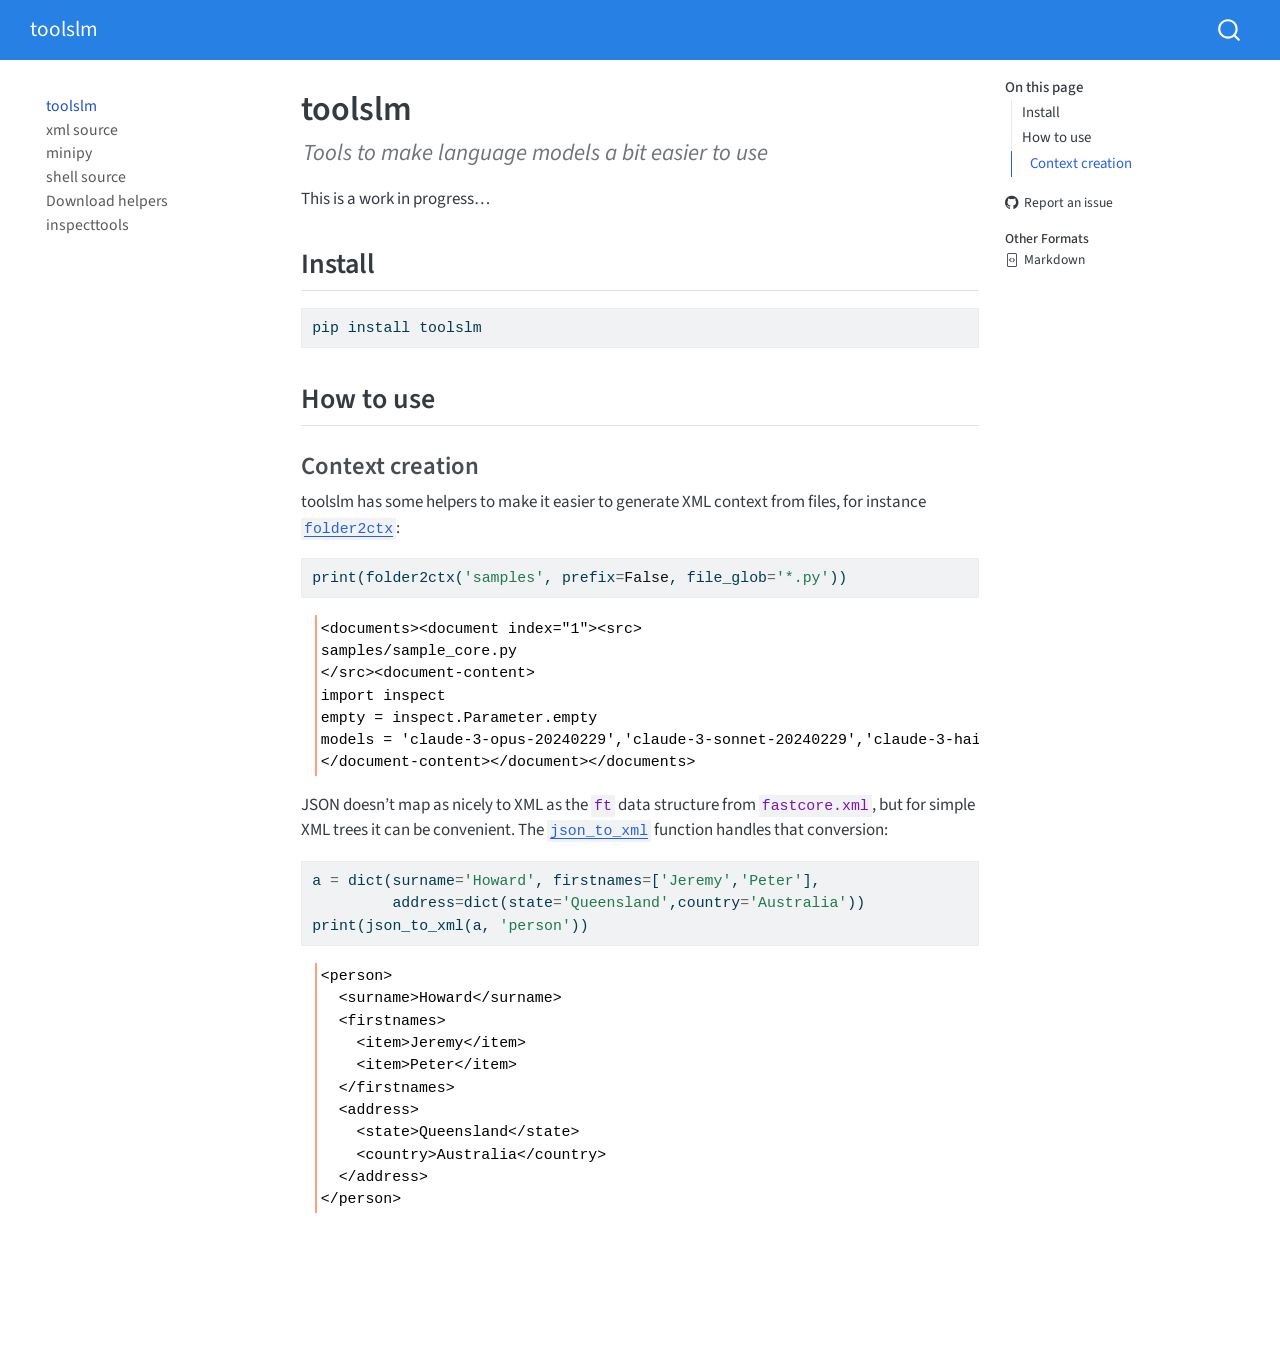
<file: index.html>
<!DOCTYPE html>
<html xmlns="http://www.w3.org/1999/xhtml" lang="en" xml:lang="en"><head>

<meta charset="utf-8">
<meta name="generator" content="quarto-1.10.19">

<meta name="viewport" content="width=device-width, initial-scale=1.0, user-scalable=yes">

<meta name="description" content="Tools to make language models a bit easier to use">

<title>toolslm</title>
<style>
/* Default styles provided by pandoc.
** See https://pandoc.org/MANUAL.html#variables-for-html for config info.
*/
span.smallcaps{font-variant: small-caps;}
div.columns{display: flex; gap: 1.5em;}
div.column{flex: auto;}
@media screen {
div.columns{gap: min(4vw, 1.5em);}
div.column{overflow-x: auto;}
}
div.hanging-indent{margin-left: 1.5em; text-indent: -1.5em;}
ul.task-list{list-style: none;}
ul.task-list li input[type="checkbox"] {
  width: 0.8em;
  margin: 0 0.8em 0.2em -1em; /* quarto-specific, see https://github.com/quarto-dev/quarto-cli/issues/4556 */ 
  vertical-align: middle;
}
/* CSS for syntax highlighting */
html { -webkit-text-size-adjust: 100%; }
pre > code.sourceCode { white-space: pre; position: relative; }
pre > code.sourceCode > span { display: inline-block; line-height: 1.25; }
pre > code.sourceCode > span:empty { height: 1.2em; }
.sourceCode { overflow: visible; }
code.sourceCode > span { color: inherit; text-decoration: inherit; }
div.sourceCode { margin: 1em 0; }
pre.sourceCode { margin: 0; }
@media screen {
div.sourceCode { overflow: auto; }
}
@media print {
pre > code.sourceCode { white-space: pre-wrap; }
pre > code.sourceCode > span { text-indent: -5em; padding-left: 5em; }
}
pre.numberSource code
  { counter-reset: source-line 0; }
pre.numberSource code > span
  { position: relative; left: -4em; counter-increment: source-line; }
pre.numberSource code > span > a:first-child::before
  { content: counter(source-line);
    position: relative; left: -1em; text-align: right; vertical-align: baseline;
    border: none; display: inline-block;
    -webkit-touch-callout: none; -webkit-user-select: none;
    -khtml-user-select: none; -moz-user-select: none;
    -ms-user-select: none; user-select: none;
    padding: 0 4px; width: 4em;
  }
pre.numberSource { margin-left: 3em;  padding-left: 4px; }
div.sourceCode
  {   }
@media screen {
pre > code.sourceCode > span > a:first-child::before { text-decoration: underline; }
}
</style>


<script src="site_libs/quarto-nav/quarto-nav.js"></script>
<script src="site_libs/quarto-nav/headroom.min.js"></script>
<script src="site_libs/clipboard/clipboard.min.js"></script>
<script src="site_libs/quarto-search/autocomplete.umd.js"></script>
<script src="site_libs/quarto-search/fuse.min.js"></script>
<script src="site_libs/quarto-search/quarto-search.js"></script>
<meta name="quarto:offset" content="./">
<script src="site_libs/quarto-html/quarto.js" type="module"></script>
<script src="site_libs/quarto-html/tabsets/tabsets.js" type="module"></script>
<script src="site_libs/quarto-html/popper.min.js"></script>
<script src="site_libs/quarto-html/tippy.umd.min.js"></script>
<script src="site_libs/quarto-html/anchor.min.js"></script>
<link href="site_libs/quarto-html/tippy.css" rel="stylesheet">
<link href="site_libs/quarto-html/quarto-syntax-highlighting-bf27225e3a48a9273f3daa8f8e829971.css" rel="stylesheet" id="quarto-text-highlighting-styles">
<script src="site_libs/bootstrap/bootstrap.min.js"></script>
<link href="site_libs/bootstrap/bootstrap-icons.css" rel="stylesheet">
<link href="site_libs/bootstrap/bootstrap-f2788e636de456f6409e966386820849.min.css" rel="stylesheet" append-hash="true" id="quarto-bootstrap" data-mode="light">
<script id="quarto-search-options" type="application/json">{
  "location": "navbar",
  "copy-button": false,
  "collapse-after": 3,
  "panel-placement": "end",
  "type": "overlay",
  "limit": 50,
  "keyboard-shortcut": [
    "f",
    "/",
    "s"
  ],
  "show-item-context": false,
  "language": {
    "search-no-results-text": "No results",
    "search-matching-documents-text": "matching documents",
    "search-copy-link-title": "Copy link to search",
    "search-hide-matches-text": "Hide additional matches",
    "search-more-match-text": "more match in this document",
    "search-more-matches-text": "more matches in this document",
    "search-clear-button-title": "Clear",
    "search-text-placeholder": "",
    "search-detached-cancel-button-title": "Cancel",
    "search-submit-button-title": "Submit",
    "search-label": "Search"
  }
}</script>


<link rel="stylesheet" href="styles.css">
<meta property="og:title" content="toolslm">
<meta property="og:description" content="Tools to make language models a bit easier to use">
<meta property="og:site_name" content="toolslm">
<meta name="twitter:title" content="toolslm">
<meta name="twitter:description" content="Tools to make language models a bit easier to use">
<meta name="twitter:card" content="summary">
</head>

<body class="nav-sidebar floating nav-fixed quarto-light">

<div id="quarto-search-results"></div>
  <header id="quarto-header" class="headroom fixed-top">
    <nav class="navbar navbar-expand-lg " data-bs-theme="dark">
      <div class="navbar-container container-fluid">
      <div class="navbar-brand-container mx-auto">
    <a class="navbar-brand" href="./index.html">
    <span class="navbar-title">toolslm</span>
    </a>
  </div>
        <div class="quarto-navbar-tools tools-end">
</div>
          <div id="quarto-search" class="" title="Search"></div>
      </div> <!-- /container-fluid -->
    </nav>
  <nav class="quarto-secondary-nav">
    <div class="container-fluid d-flex">
      <button type="button" class="quarto-btn-toggle btn" data-bs-toggle="collapse" role="button" data-bs-target=".quarto-sidebar-collapse-item" aria-controls="quarto-sidebar" aria-expanded="false" aria-label="Toggle sidebar navigation" onclick="if (window.quartoToggleHeadroom) { window.quartoToggleHeadroom(); }">
        <i class="bi bi-layout-text-sidebar-reverse"></i>
      </button>
        <nav class="quarto-page-breadcrumbs" aria-label="breadcrumb"><ol class="breadcrumb"><li class="breadcrumb-item"><a href="./index.html">toolslm</a></li></ol></nav>
        <a class="flex-grow-1" role="navigation" data-bs-toggle="collapse" data-bs-target=".quarto-sidebar-collapse-item" aria-controls="quarto-sidebar" aria-expanded="false" aria-label="Toggle sidebar navigation" onclick="if (window.quartoToggleHeadroom) { window.quartoToggleHeadroom(); }">      
        </a>
    </div>
  </nav>
</header>
<!-- content -->
<div id="quarto-content" class="quarto-container page-columns page-rows-contents page-layout-article page-navbar">
<!-- sidebar -->
  <nav id="quarto-sidebar" class="sidebar collapse collapse-horizontal quarto-sidebar-collapse-item sidebar-navigation floating overflow-auto">
    <div class="sidebar-menu-container"> 
    <ul class="list-unstyled mt-1">
        <li class="sidebar-item">
  <div class="sidebar-item-container"> 
  <a href="./index.html" class="sidebar-item-text sidebar-link active">
 <span class="menu-text">toolslm</span></a>
  </div>
</li>
        <li class="sidebar-item">
  <div class="sidebar-item-container"> 
  <a href="./xml.html" class="sidebar-item-text sidebar-link">
 <span class="menu-text">xml source</span></a>
  </div>
</li>
        <li class="sidebar-item">
  <div class="sidebar-item-container"> 
  <a href="./minipy.html" class="sidebar-item-text sidebar-link">
 <span class="menu-text">minipy</span></a>
  </div>
</li>
        <li class="sidebar-item">
  <div class="sidebar-item-container"> 
  <a href="./shell.html" class="sidebar-item-text sidebar-link">
 <span class="menu-text">shell source</span></a>
  </div>
</li>
        <li class="sidebar-item">
  <div class="sidebar-item-container"> 
  <a href="./download.html" class="sidebar-item-text sidebar-link">
 <span class="menu-text">Download helpers</span></a>
  </div>
</li>
        <li class="sidebar-item">
  <div class="sidebar-item-container"> 
  <a href="./inspecttools.html" class="sidebar-item-text sidebar-link">
 <span class="menu-text">inspecttools</span></a>
  </div>
</li>
    </ul>
    </div>
</nav>
<div id="quarto-sidebar-glass" class="quarto-sidebar-collapse-item" data-bs-toggle="collapse" data-bs-target=".quarto-sidebar-collapse-item"></div>
<!-- margin-sidebar -->
    <div id="quarto-margin-sidebar" class="sidebar margin-sidebar">
        <nav id="TOC" role="doc-toc" class="toc-active">
    <h2 id="toc-title">On this page</h2>
   
  <ul>
  <li><a href="#install" id="toc-install" class="nav-link active" data-scroll-target="#install">Install</a></li>
  <li><a href="#how-to-use" id="toc-how-to-use" class="nav-link" data-scroll-target="#how-to-use">How to use</a>
  <ul class="collapse">
  <li><a href="#context-creation" id="toc-context-creation" class="nav-link" data-scroll-target="#context-creation">Context creation</a></li>
  </ul></li>
  </ul>
<div class="toc-actions"><ul><li><a href="https://github.com/AnswerDotAI/toolslm/issues/new" class="toc-action"><i class="bi bi-github"></i>Report an issue</a></li></ul></div><div class="quarto-alternate-formats"><h2>Other Formats</h2><ul><li><a href="index.html.md"><i class="bi bi-file-code"></i>Markdown</a></li></ul></div></nav>
    </div>
<!-- main -->
<main class="content" id="quarto-document-content">

<header id="title-block-header" class="quarto-title-block default">
<div class="quarto-title">
<h1 class="title">toolslm</h1>
</div>

<div>
  <div class="description">
    Tools to make language models a bit easier to use
  </div>
</div>


<div class="quarto-title-meta">

    
  
    
  </div>
  


</header>


<!-- WARNING: THIS FILE WAS AUTOGENERATED! DO NOT EDIT! -->
<p>This is a work in progress…</p>
<section id="install" class="level2">
<h2 class="anchored" data-anchor-id="install">Install</h2>
<div class="code-copy-outer-scaffold"><div class="sourceCode" id="cb1"><pre class="sourceCode sh code-with-copy"><code class="sourceCode bash"><span id="cb1-1"><a href="#cb1-1" aria-hidden="true" tabindex="-1"></a><span class="ex">pip</span> install toolslm</span></code></pre></div><button title="Copy to Clipboard" class="code-copy-button"><i class="bi"></i></button></div>
</section>
<section id="how-to-use" class="level2">
<h2 class="anchored" data-anchor-id="how-to-use">How to use</h2>
<section id="context-creation" class="level3">
<h3 class="anchored" data-anchor-id="context-creation">Context creation</h3>
<p>toolslm has some helpers to make it easier to generate XML context from files, for instance <a href="https://AnswerDotAI.github.io/toolslm/xml.html#folder2ctx"><code>folder2ctx</code></a>:</p>
<div id="efd52392" class="cell">
<div class="code-copy-outer-scaffold"><div class="sourceCode cell-code" id="cb2"><pre class="sourceCode python code-with-copy"><code class="sourceCode python"><span id="cb2-1"><a href="#cb2-1" aria-hidden="true" tabindex="-1"></a><span class="bu">print</span>(folder2ctx(<span class="st">'samples'</span>, prefix<span class="op">=</span><span class="va">False</span>, file_glob<span class="op">=</span><span class="st">'*.py'</span>))</span></code></pre></div><button title="Copy to Clipboard" class="code-copy-button"><i class="bi"></i></button></div>
<div class="cell-output cell-output-stdout">
<pre><code>&lt;documents&gt;&lt;document index="1"&gt;&lt;src&gt;
samples/sample_core.py
&lt;/src&gt;&lt;document-content&gt;
import inspect
empty = inspect.Parameter.empty
models = 'claude-3-opus-20240229','claude-3-sonnet-20240229','claude-3-haiku-20240307'
&lt;/document-content&gt;&lt;/document&gt;&lt;/documents&gt;</code></pre>
</div>
</div>
<p>JSON doesn’t map as nicely to XML as the <code>ft</code> data structure from <code>fastcore.xml</code>, but for simple XML trees it can be convenient. The <a href="https://AnswerDotAI.github.io/toolslm/xml.html#json_to_xml"><code>json_to_xml</code></a> function handles that conversion:</p>
<div id="9bcb985e" class="cell">
<div class="code-copy-outer-scaffold"><div class="sourceCode cell-code" id="cb4"><pre class="sourceCode python code-with-copy"><code class="sourceCode python"><span id="cb4-1"><a href="#cb4-1" aria-hidden="true" tabindex="-1"></a>a <span class="op">=</span> <span class="bu">dict</span>(surname<span class="op">=</span><span class="st">'Howard'</span>, firstnames<span class="op">=</span>[<span class="st">'Jeremy'</span>,<span class="st">'Peter'</span>],</span>
<span id="cb4-2"><a href="#cb4-2" aria-hidden="true" tabindex="-1"></a>         address<span class="op">=</span><span class="bu">dict</span>(state<span class="op">=</span><span class="st">'Queensland'</span>,country<span class="op">=</span><span class="st">'Australia'</span>))</span>
<span id="cb4-3"><a href="#cb4-3" aria-hidden="true" tabindex="-1"></a><span class="bu">print</span>(json_to_xml(a, <span class="st">'person'</span>))</span></code></pre></div><button title="Copy to Clipboard" class="code-copy-button"><i class="bi"></i></button></div>
<div class="cell-output cell-output-stdout">
<pre><code>&lt;person&gt;
  &lt;surname&gt;Howard&lt;/surname&gt;
  &lt;firstnames&gt;
    &lt;item&gt;Jeremy&lt;/item&gt;
    &lt;item&gt;Peter&lt;/item&gt;
  &lt;/firstnames&gt;
  &lt;address&gt;
    &lt;state&gt;Queensland&lt;/state&gt;
    &lt;country&gt;Australia&lt;/country&gt;
  &lt;/address&gt;
&lt;/person&gt;</code></pre>
</div>
</div>


</section>
</section>

</main> <!-- /main -->
<script id="quarto-html-after-body" type="application/javascript">
  window.document.addEventListener("DOMContentLoaded", function (event) {
    const icon = "";
    const anchorJS = new window.AnchorJS();
    anchorJS.options = {
      placement: 'right',
      icon: icon
    };
    anchorJS.add('.anchored');
    const isCodeAnnotation = (el) => {
      for (const clz of el.classList) {
        if (clz.startsWith('code-annotation-')) {                     
          return true;
        }
      }
      return false;
    }
    const onCopySuccess = function(e) {
      // button target
      const button = e.trigger;
      // don't keep focus
      button.blur();
      // flash "checked"
      button.classList.add('code-copy-button-checked');
      var currentTitle = button.getAttribute("title");
      button.setAttribute("title", "Copied!");
      let tooltip;
      if (window.bootstrap) {
        button.setAttribute("data-bs-toggle", "tooltip");
        button.setAttribute("data-bs-placement", "left");
        button.setAttribute("data-bs-title", "Copied!");
        tooltip = new bootstrap.Tooltip(button, 
          { trigger: "manual", 
            customClass: "code-copy-button-tooltip",
            offset: [0, -8]});
        tooltip.show();    
      }
      setTimeout(function() {
        if (tooltip) {
          tooltip.hide();
          button.removeAttribute("data-bs-title");
          button.removeAttribute("data-bs-toggle");
          button.removeAttribute("data-bs-placement");
        }
        button.setAttribute("title", currentTitle);
        button.classList.remove('code-copy-button-checked');
      }, 1000);
      // clear code selection
      e.clearSelection();
    }
    const getTextToCopy = function(trigger) {
      const outerScaffold = trigger.parentElement.cloneNode(true);
      const codeEl = outerScaffold.querySelector('code');
      for (const childEl of codeEl.children) {
        if (isCodeAnnotation(childEl)) {
          childEl.remove();
        }
      }
      return codeEl.innerText;
    }
    const clipboard = new window.ClipboardJS('.code-copy-button:not([data-in-quarto-modal])', {
      text: getTextToCopy
    });
    clipboard.on('success', onCopySuccess);
    if (window.document.getElementById('quarto-embedded-source-code-modal')) {
      const clipboardModal = new window.ClipboardJS('.code-copy-button[data-in-quarto-modal]', {
        text: getTextToCopy,
        container: window.document.getElementById('quarto-embedded-source-code-modal')
      });
      clipboardModal.on('success', onCopySuccess);
    }
      var localhostRegex = new RegExp(/^(?:http|https):\/\/localhost\:?[0-9]*\//);
      var mailtoRegex = new RegExp(/^mailto:/);
        var filterRegex = new RegExp("https:\/\/AnswerDotAI\.github\.io\/toolslm");
      var isInternal = (href) => {
          return filterRegex.test(href) || localhostRegex.test(href) || mailtoRegex.test(href);
      }
      // Inspect non-navigation links and adorn them if external
     var links = window.document.querySelectorAll('a[href]:not(.nav-link):not(.navbar-brand):not(.toc-action):not(.sidebar-link):not(.sidebar-item-toggle):not(.pagination-link):not(.no-external):not([aria-hidden]):not(.dropdown-item):not(.quarto-navigation-tool):not(.about-link)');
      for (var i=0; i<links.length; i++) {
        const link = links[i];
        if (!isInternal(link.href)) {
          // undo the damage that might have been done by quarto-nav.js in the case of
          // links that we want to consider external
          if (link.dataset.originalHref !== undefined) {
            link.href = link.dataset.originalHref;
          }
        }
      }
    function tippyHover(el, contentFn, onTriggerFn, onUntriggerFn) {
      const config = {
        allowHTML: true,
        maxWidth: 500,
        delay: 100,
        arrow: false,
        appendTo: function(el) {
            return el.parentElement;
        },
        interactive: true,
        interactiveBorder: 10,
        theme: 'quarto',
        placement: 'bottom-start',
      };
      if (contentFn) {
        config.content = contentFn;
      }
      if (onTriggerFn) {
        config.onTrigger = onTriggerFn;
      }
      if (onUntriggerFn) {
        config.onUntrigger = onUntriggerFn;
      }
      window.tippy(el, config); 
    }
    const noterefs = window.document.querySelectorAll('a[role="doc-noteref"]');
    for (var i=0; i<noterefs.length; i++) {
      const ref = noterefs[i];
      tippyHover(ref, function() {
        // use id or data attribute instead here
        let href = ref.getAttribute('data-footnote-href') || ref.getAttribute('href');
        try { href = new URL(href).hash; } catch {}
        const id = href.replace(/^#\/?/, "");
        const note = window.document.getElementById(id);
        if (note) {
          return note.innerHTML;
        } else {
          return "";
        }
      });
    }
    const xrefs = window.document.querySelectorAll('a.quarto-xref');
    const processXRef = (id, note) => {
      // Strip column container classes
      const stripColumnClz = (el) => {
        el.classList.remove("page-full", "page-columns");
        if (el.children) {
          for (const child of el.children) {
            stripColumnClz(child);
          }
        }
      }
      stripColumnClz(note)
      if (id === null || id.startsWith('sec-')) {
        // Special case sections, only their first couple elements
        const container = document.createElement("div");
        if (note.children && note.children.length > 2) {
          container.appendChild(note.children[0].cloneNode(true));
          for (let i = 1; i < note.children.length; i++) {
            const child = note.children[i];
            if (child.tagName === "P" && child.innerText === "") {
              continue;
            } else {
              container.appendChild(child.cloneNode(true));
              break;
            }
          }
          if (window.Quarto?.typesetMath) {
            window.Quarto.typesetMath(container);
          }
          return container.innerHTML
        } else {
          if (window.Quarto?.typesetMath) {
            window.Quarto.typesetMath(note);
          }
          return note.innerHTML;
        }
      } else {
        // Remove any anchor links if they are present
        const anchorLink = note.querySelector('a.anchorjs-link');
        if (anchorLink) {
          anchorLink.remove();
        }
        if (window.Quarto?.typesetMath) {
          window.Quarto.typesetMath(note);
        }
        if (note.classList.contains("callout")) {
          return note.outerHTML;
        } else {
          return note.innerHTML;
        }
      }
    }
    for (var i=0; i<xrefs.length; i++) {
      const xref = xrefs[i];
      tippyHover(xref, undefined, function(instance) {
        instance.disable();
        let url = xref.getAttribute('href');
        let hash = undefined; 
        if (url.startsWith('#')) {
          hash = url;
        } else {
          try { hash = new URL(url).hash; } catch {}
        }
        if (hash) {
          const id = hash.replace(/^#\/?/, "");
          const note = window.document.getElementById(id);
          if (note !== null) {
            try {
              const html = processXRef(id, note.cloneNode(true));
              instance.setContent(html);
            } finally {
              instance.enable();
              instance.show();
            }
          } else {
            // See if we can fetch this
            fetch(url.split('#')[0])
            .then(res => res.text())
            .then(html => {
              const parser = new DOMParser();
              const htmlDoc = parser.parseFromString(html, "text/html");
              const note = htmlDoc.getElementById(id);
              if (note !== null) {
                const html = processXRef(id, note);
                instance.setContent(html);
              } 
            }).finally(() => {
              instance.enable();
              instance.show();
            });
          }
        } else {
          // See if we can fetch a full url (with no hash to target)
          // This is a special case and we should probably do some content thinning / targeting
          fetch(url)
          .then(res => res.text())
          .then(html => {
            const parser = new DOMParser();
            const htmlDoc = parser.parseFromString(html, "text/html");
            const note = htmlDoc.querySelector('main.content');
            if (note !== null) {
              // This should only happen for chapter cross references
              // (since there is no id in the URL)
              // remove the first header
              if (note.children.length > 0 && note.children[0].tagName === "HEADER") {
                note.children[0].remove();
              }
              const html = processXRef(null, note);
              instance.setContent(html);
            } 
          }).finally(() => {
            instance.enable();
            instance.show();
          });
        }
      }, function(instance) {
      });
    }
        let selectedAnnoteEl;
        const selectorForAnnotation = ( cell, annotation) => {
          let cellAttr = 'data-code-cell="' + cell + '"';
          let lineAttr = 'data-code-annotation="' +  annotation + '"';
          const selector = 'span[' + cellAttr + '][' + lineAttr + ']';
          return selector;
        }
        const selectCodeLines = (annoteEl) => {
          const doc = window.document;
          const targetCell = annoteEl.getAttribute("data-target-cell");
          const targetAnnotation = annoteEl.getAttribute("data-target-annotation");
          const annoteSpan = window.document.querySelector(selectorForAnnotation(targetCell, targetAnnotation));
          const lines = annoteSpan.getAttribute("data-code-lines").split(",");
          const lineIds = lines.map((line) => {
            return targetCell + "-" + line;
          })
          let top = null;
          let height = null;
          let parent = null;
          if (lineIds.length > 0) {
              //compute the position of the single el (top and bottom and make a div)
              const el = window.document.getElementById(lineIds[0]);
              top = el.offsetTop;
              height = el.offsetHeight;
              parent = el.parentElement.parentElement;
            if (lineIds.length > 1) {
              const lastEl = window.document.getElementById(lineIds[lineIds.length - 1]);
              const bottom = lastEl.offsetTop + lastEl.offsetHeight;
              height = bottom - top;
            }
            if (top !== null && height !== null && parent !== null) {
              // cook up a div (if necessary) and position it 
              let div = window.document.getElementById("code-annotation-line-highlight");
              if (div === null) {
                div = window.document.createElement("div");
                div.setAttribute("id", "code-annotation-line-highlight");
                div.style.position = 'absolute';
                parent.appendChild(div);
              }
              div.style.top = top - 2 + "px";
              div.style.height = height + 4 + "px";
              div.style.left = 0;
              let gutterDiv = window.document.getElementById("code-annotation-line-highlight-gutter");
              if (gutterDiv === null) {
                gutterDiv = window.document.createElement("div");
                gutterDiv.setAttribute("id", "code-annotation-line-highlight-gutter");
                gutterDiv.style.position = 'absolute';
                const codeCell = window.document.getElementById(targetCell);
                const gutter = codeCell.querySelector('.code-annotation-gutter');
                gutter.appendChild(gutterDiv);
              }
              gutterDiv.style.top = top - 2 + "px";
              gutterDiv.style.height = height + 4 + "px";
            }
            selectedAnnoteEl = annoteEl;
          }
        };
        const unselectCodeLines = () => {
          const elementsIds = ["code-annotation-line-highlight", "code-annotation-line-highlight-gutter"];
          elementsIds.forEach((elId) => {
            const div = window.document.getElementById(elId);
            if (div) {
              div.remove();
            }
          });
          selectedAnnoteEl = undefined;
        };
          // Handle positioning of the toggle
      window.addEventListener(
        "resize",
        throttle(() => {
          elRect = undefined;
          if (selectedAnnoteEl) {
            selectCodeLines(selectedAnnoteEl);
          }
        }, 10)
      );
      function throttle(fn, ms) {
      let throttle = false;
      let timer;
        return (...args) => {
          if(!throttle) { // first call gets through
              fn.apply(this, args);
              throttle = true;
          } else { // all the others get throttled
              if(timer) clearTimeout(timer); // cancel #2
              timer = setTimeout(() => {
                fn.apply(this, args);
                timer = throttle = false;
              }, ms);
          }
        };
      }
        // Attach click handler to the DT
        const annoteDls = window.document.querySelectorAll('dt[data-target-cell]');
        for (const annoteDlNode of annoteDls) {
          annoteDlNode.addEventListener('click', (event) => {
            const clickedEl = event.target;
            if (clickedEl !== selectedAnnoteEl) {
              unselectCodeLines();
              const activeEl = window.document.querySelector('dt[data-target-cell].code-annotation-active');
              if (activeEl) {
                activeEl.classList.remove('code-annotation-active');
              }
              selectCodeLines(clickedEl);
              clickedEl.classList.add('code-annotation-active');
            } else {
              // Unselect the line
              unselectCodeLines();
              clickedEl.classList.remove('code-annotation-active');
            }
          });
        }
    const findCites = (el) => {
      const parentEl = el.parentElement;
      if (parentEl) {
        const cites = parentEl.dataset.cites;
        if (cites) {
          return {
            el,
            cites: cites.split(' ')
          };
        } else {
          return findCites(el.parentElement)
        }
      } else {
        return undefined;
      }
    };
    var bibliorefs = window.document.querySelectorAll('a[role="doc-biblioref"]');
    for (var i=0; i<bibliorefs.length; i++) {
      const ref = bibliorefs[i];
      const citeInfo = findCites(ref);
      if (citeInfo) {
        tippyHover(citeInfo.el, function() {
          var popup = window.document.createElement('div');
          citeInfo.cites.forEach(function(cite) {
            var citeDiv = window.document.createElement('div');
            citeDiv.classList.add('hanging-indent');
            citeDiv.classList.add('csl-entry');
            var biblioDiv = window.document.getElementById('ref-' + cite);
            if (biblioDiv) {
              citeDiv.innerHTML = biblioDiv.innerHTML;
            }
            popup.appendChild(citeDiv);
          });
          return popup.innerHTML;
        });
      }
    }
  });
  </script>
</div> <!-- /content -->




<footer class="footer"><div class="nav-footer"><div class="nav-footer-center"><div class="toc-actions d-sm-block d-md-none"><ul><li><a href="https://github.com/AnswerDotAI/toolslm/issues/new" class="toc-action"><i class="bi bi-github"></i>Report an issue</a></li></ul></div></div></div></footer></body></html>
</file>
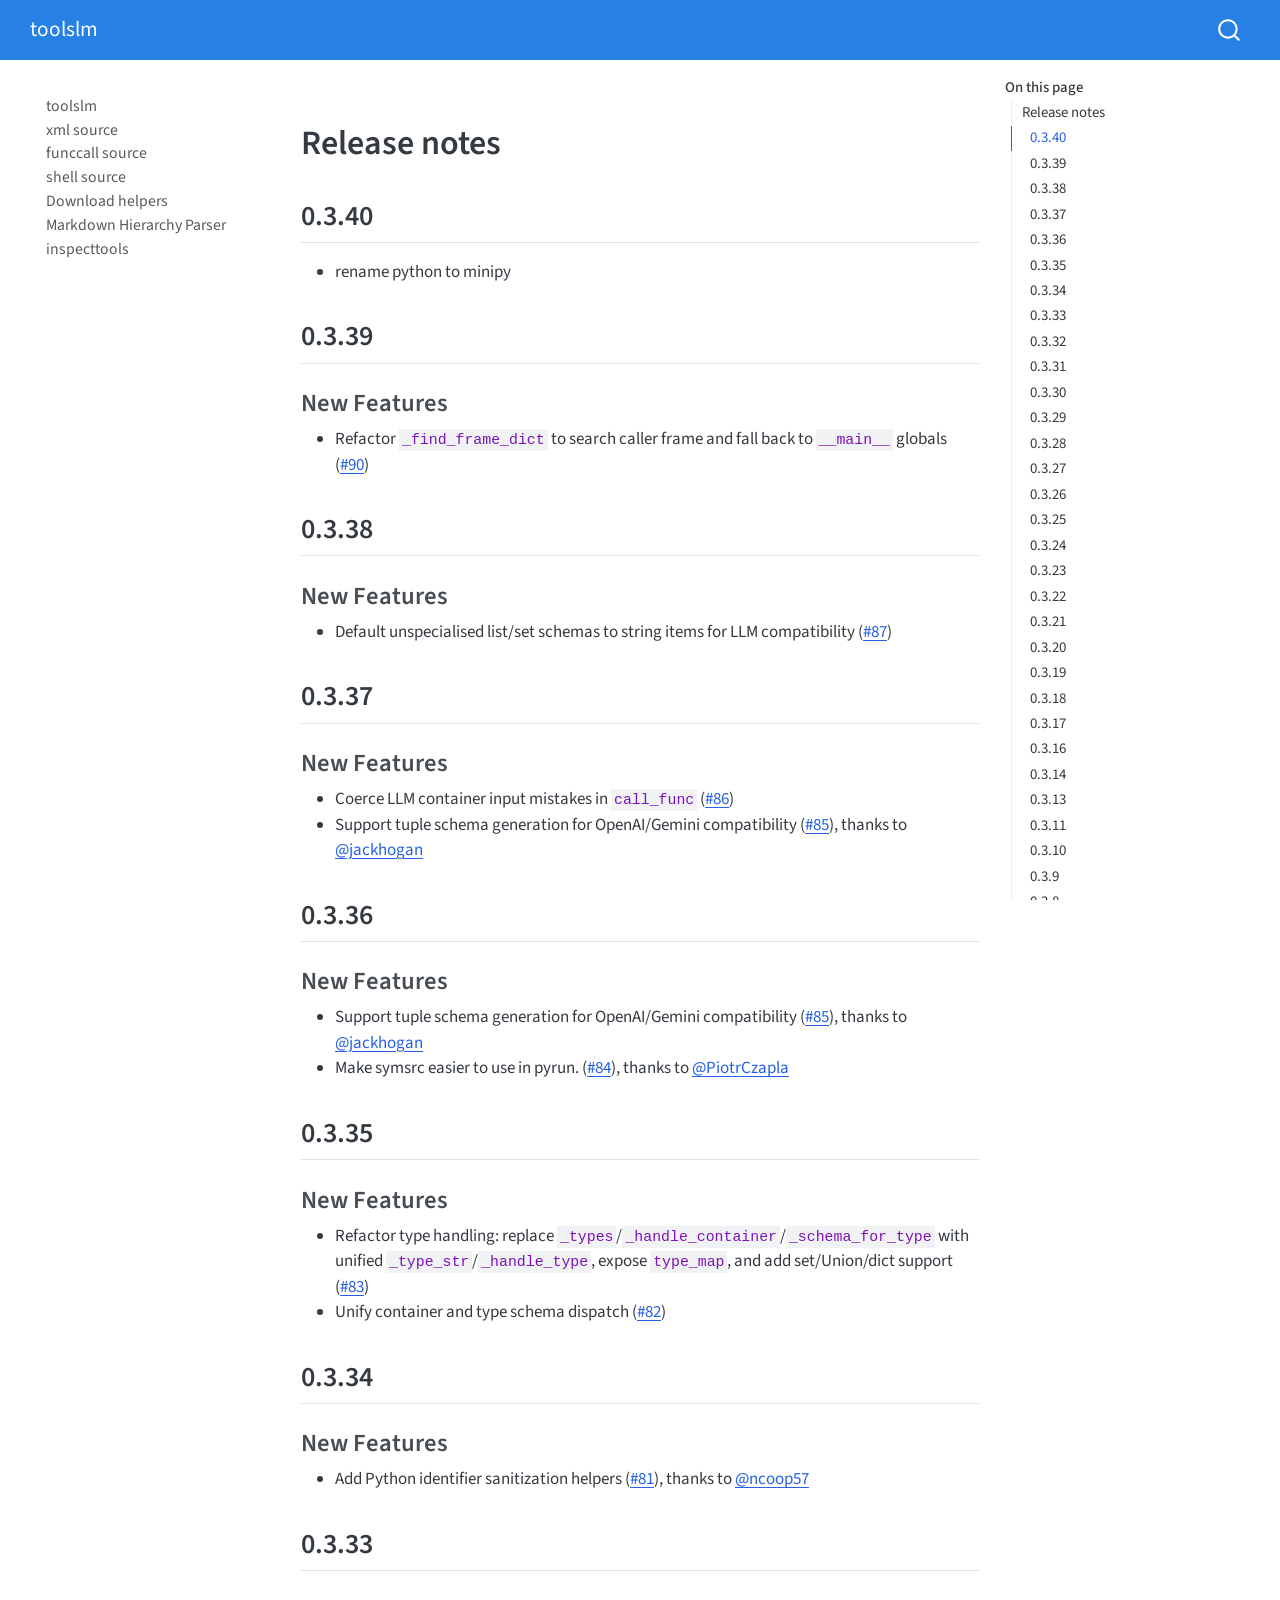
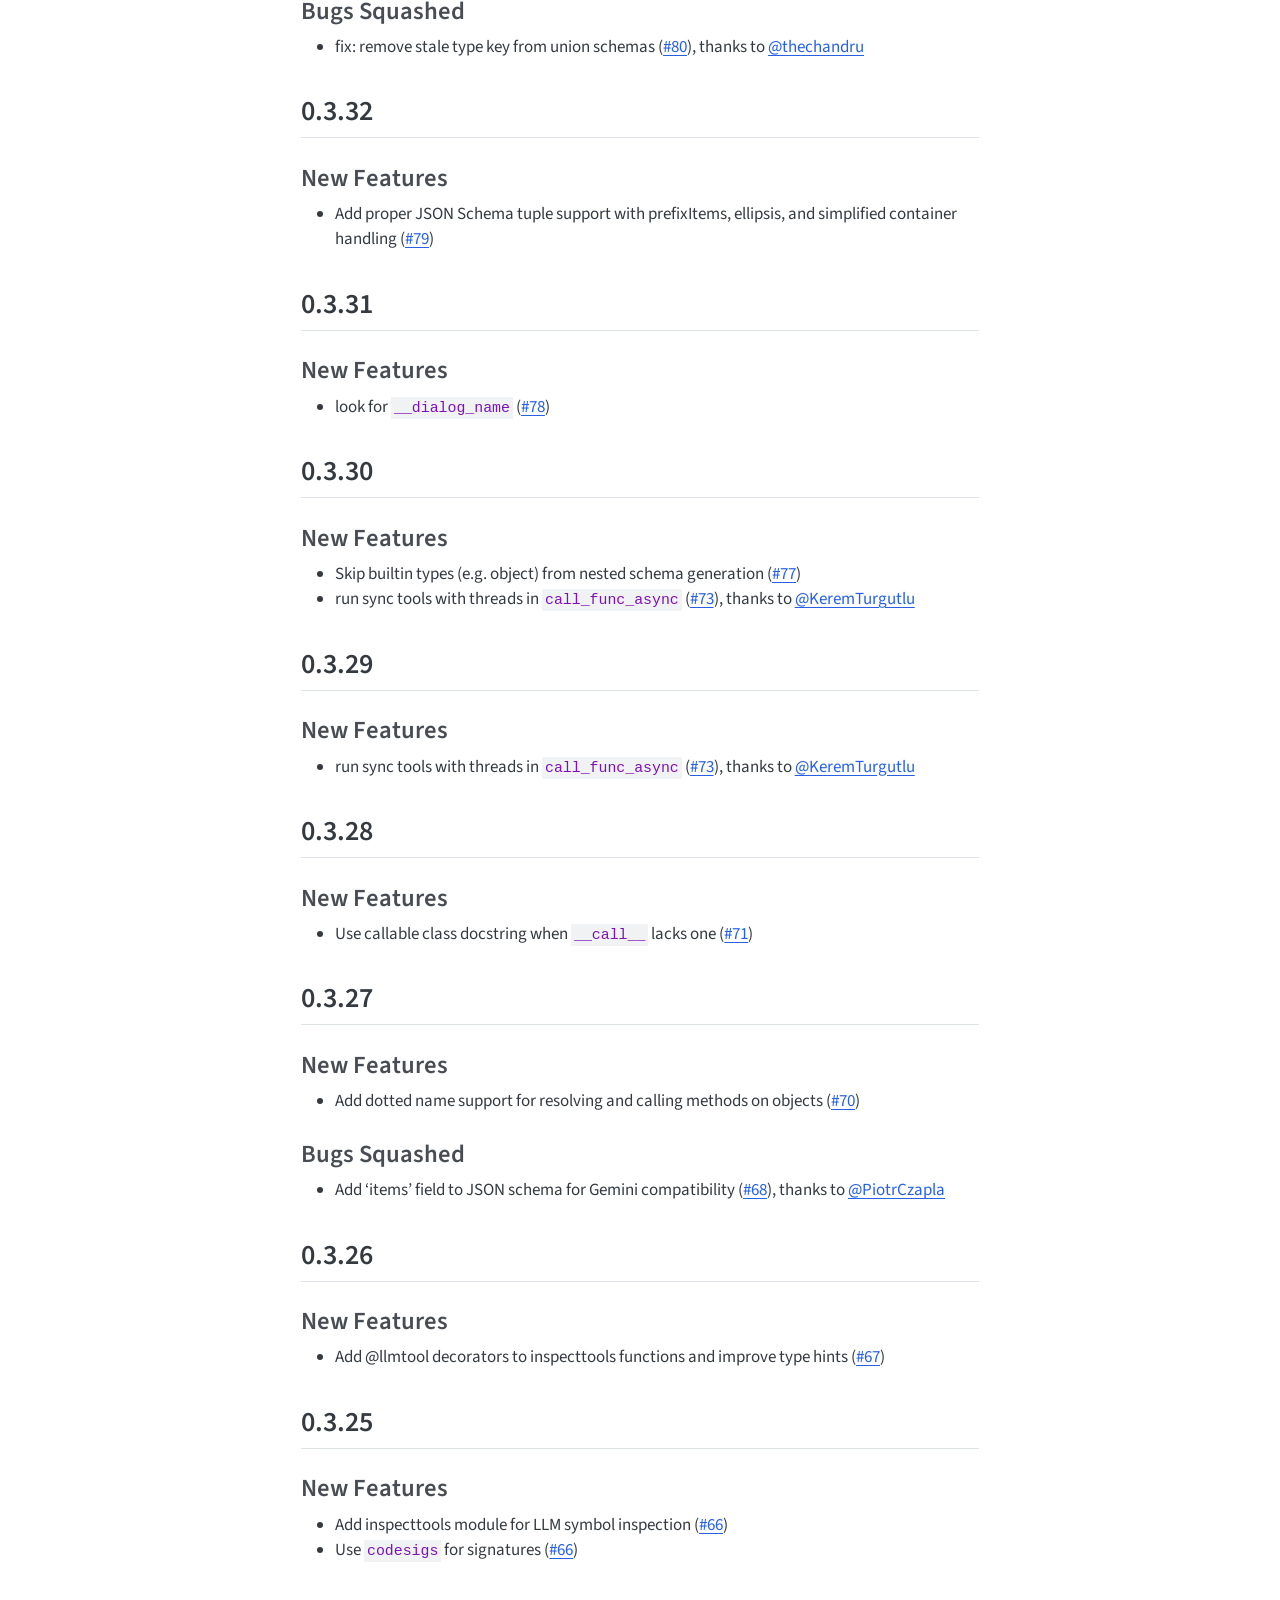
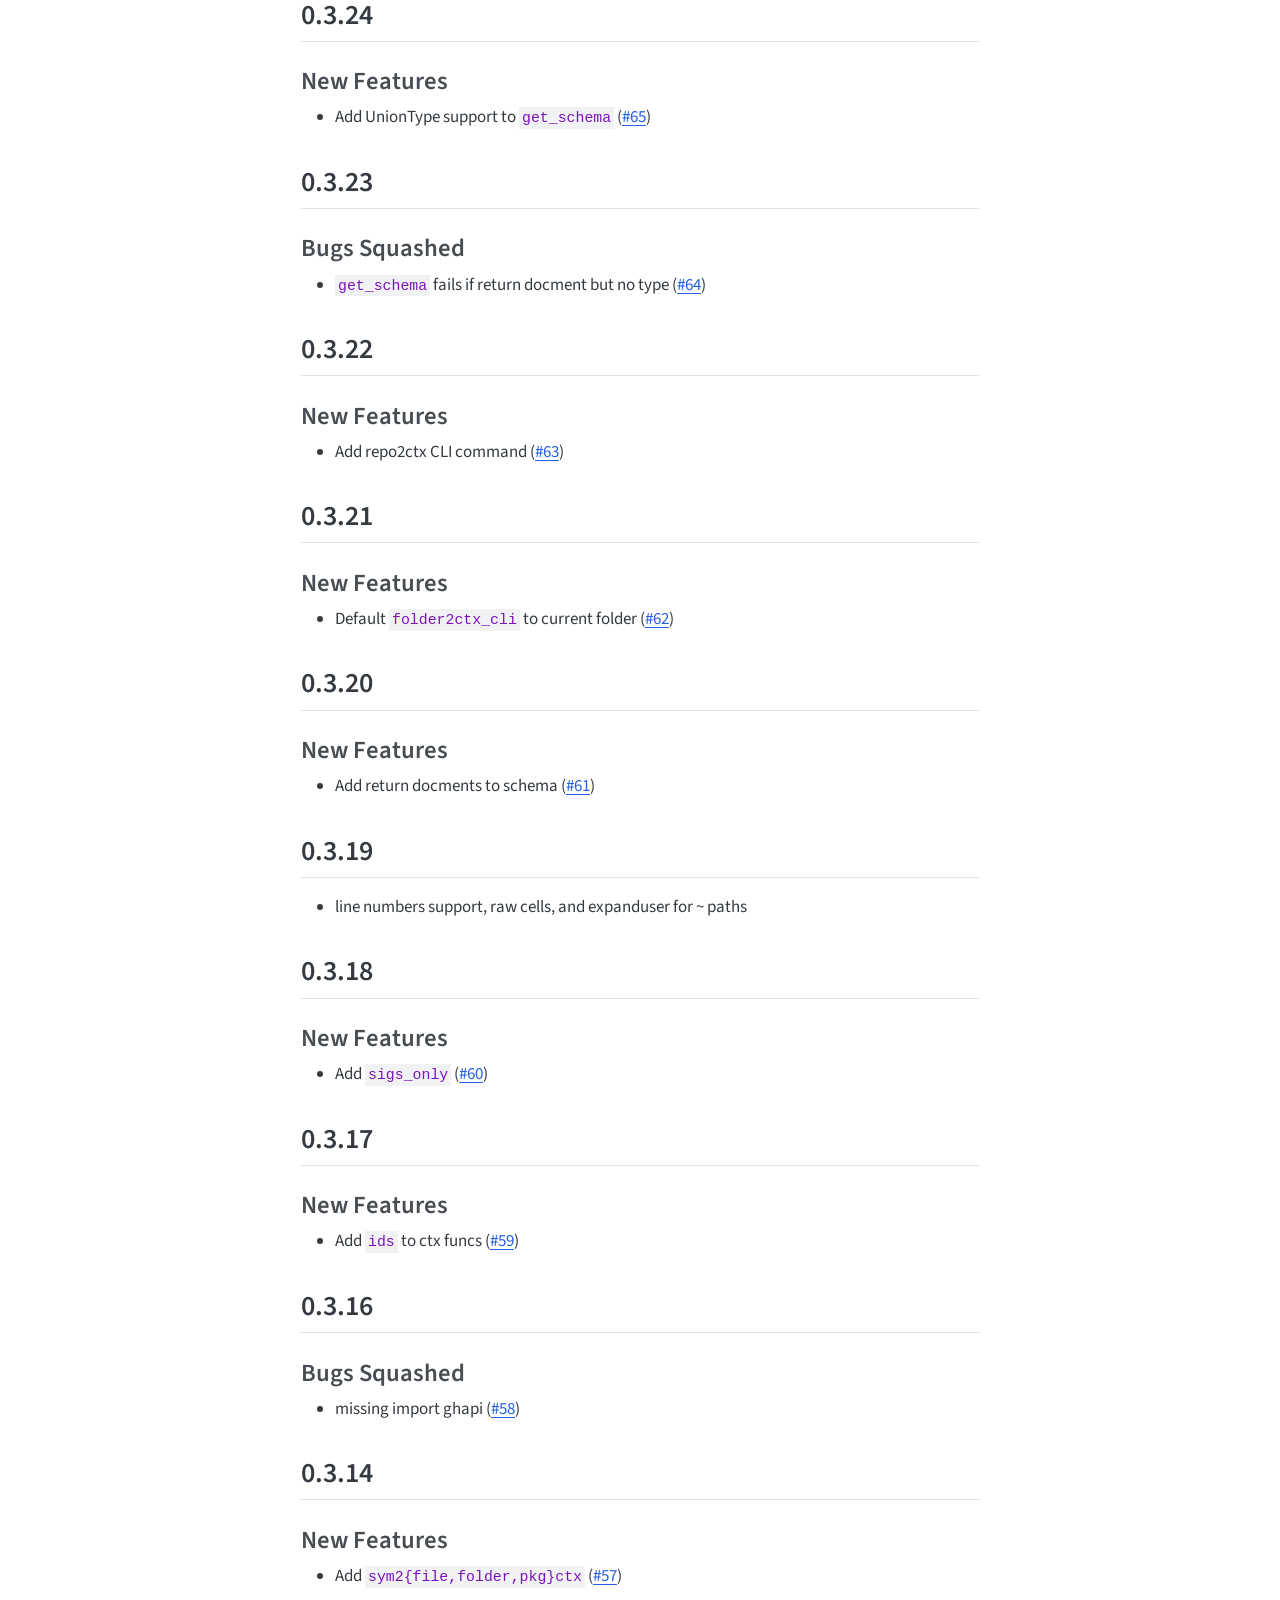
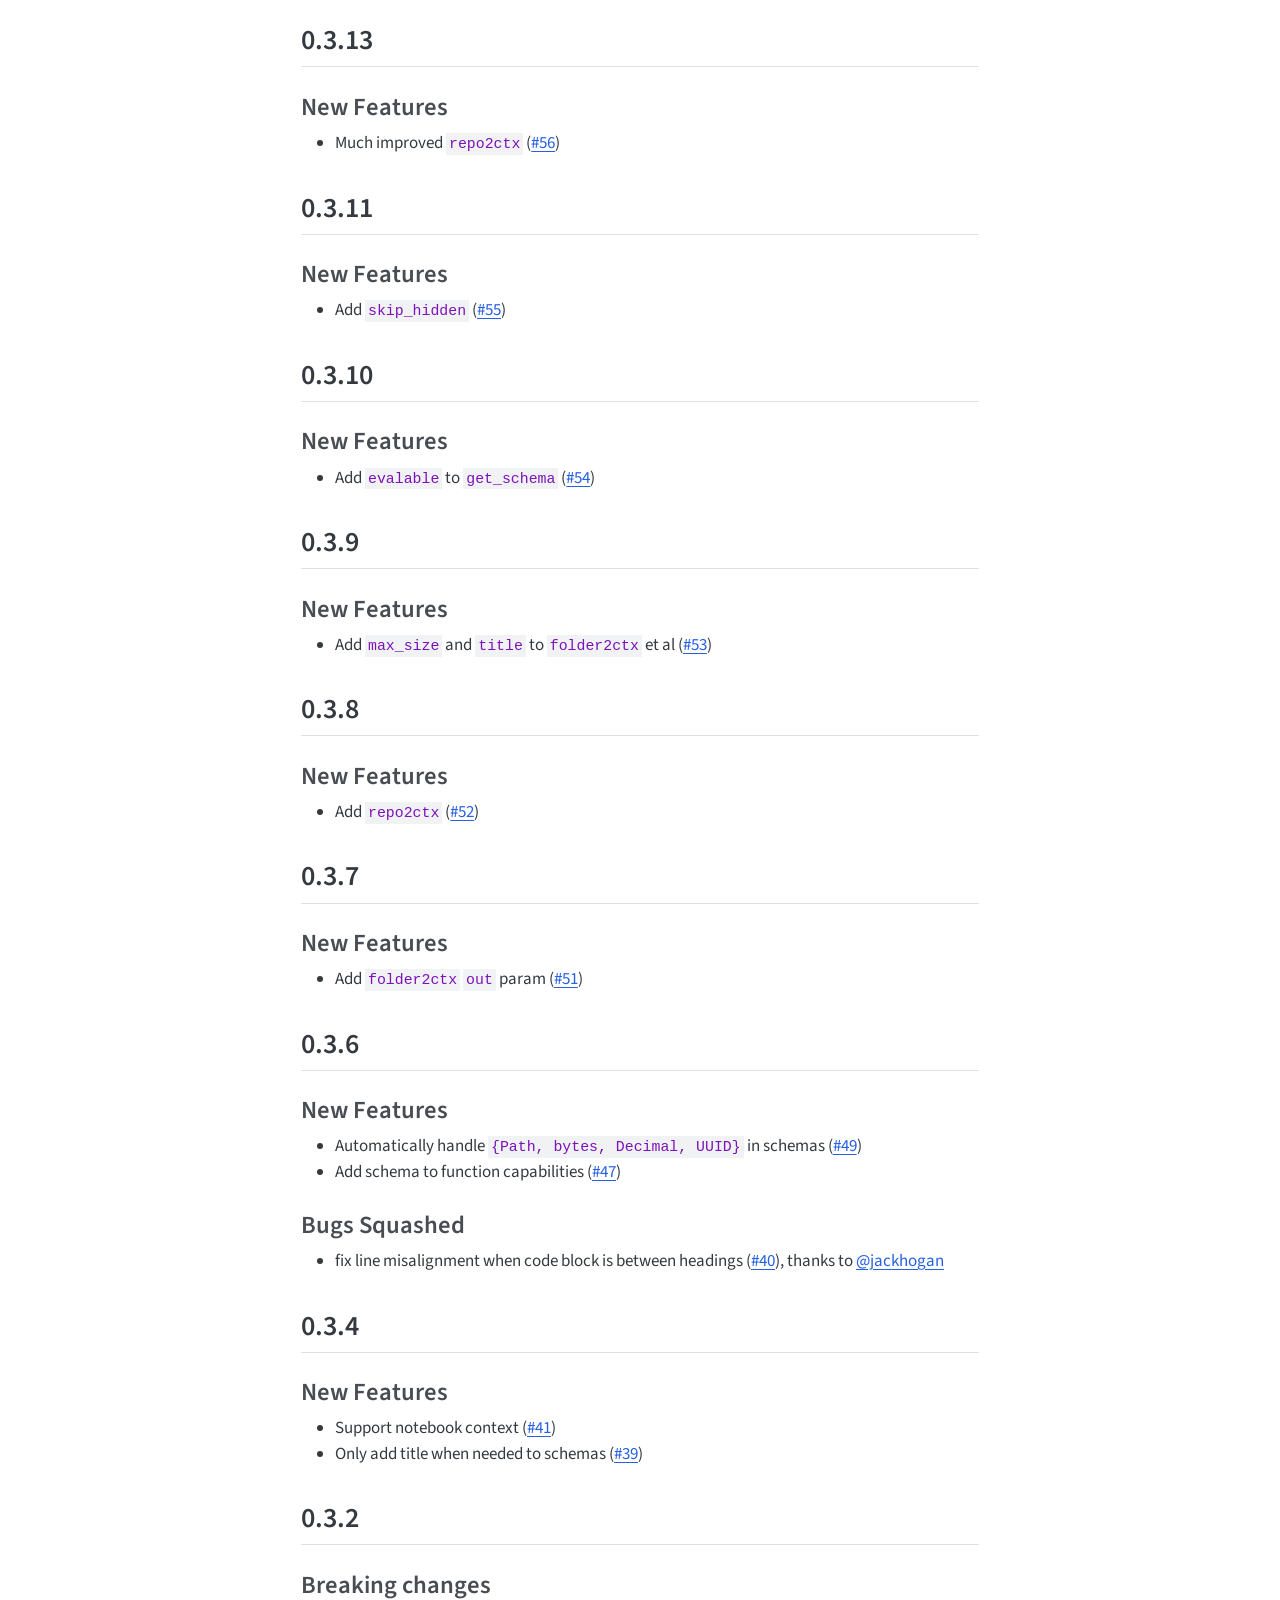
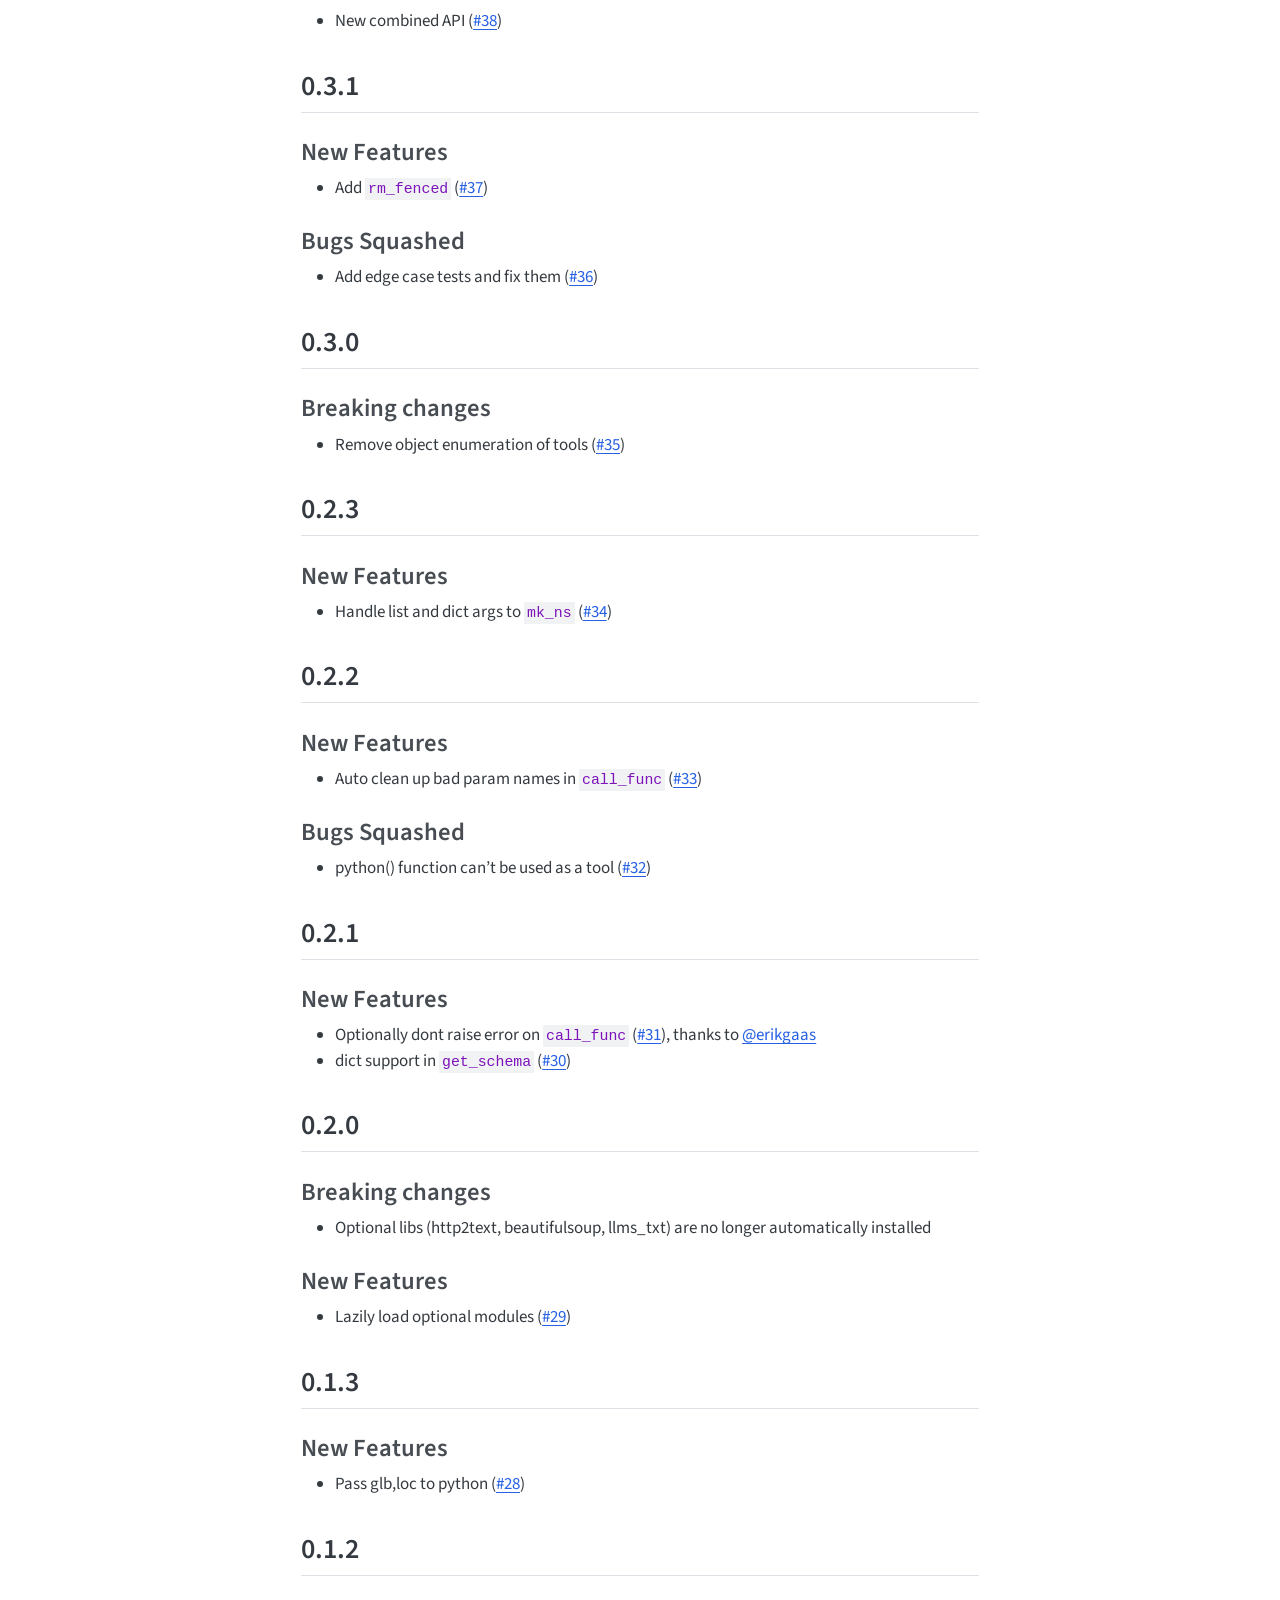
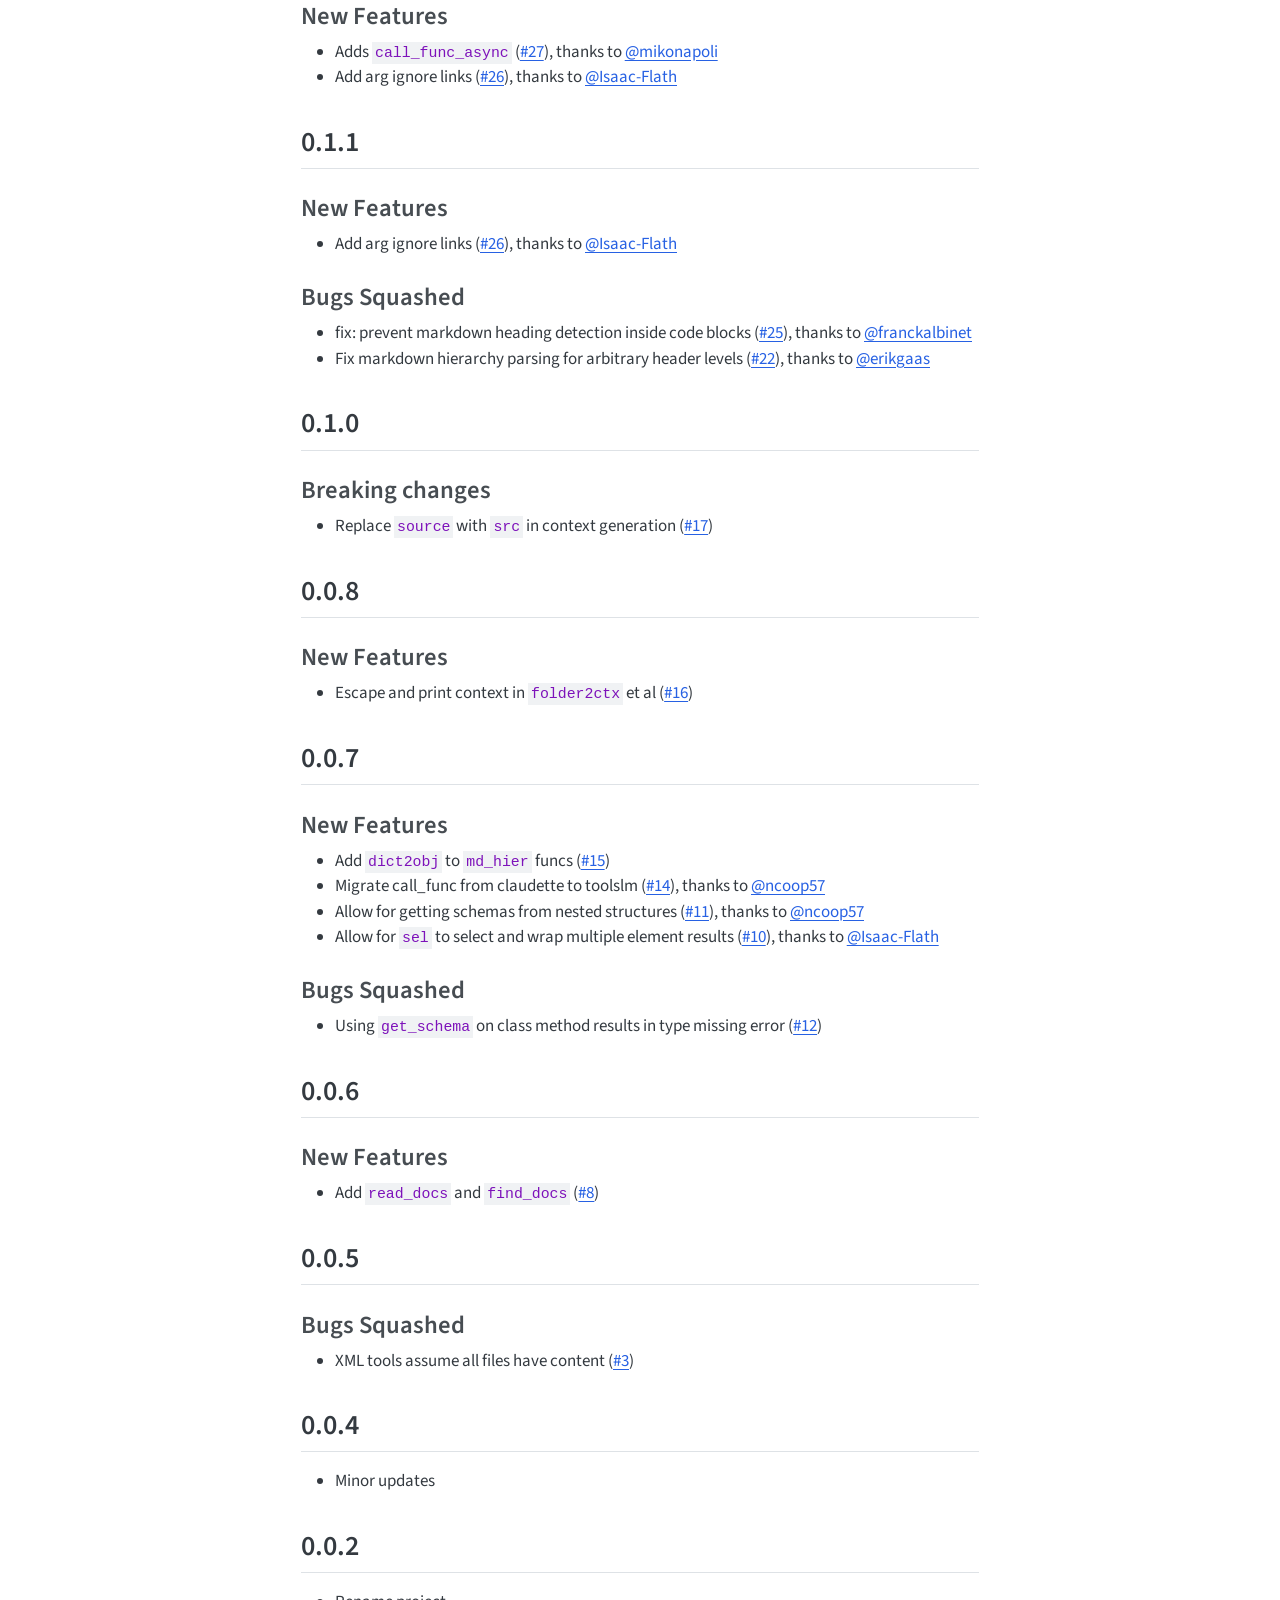
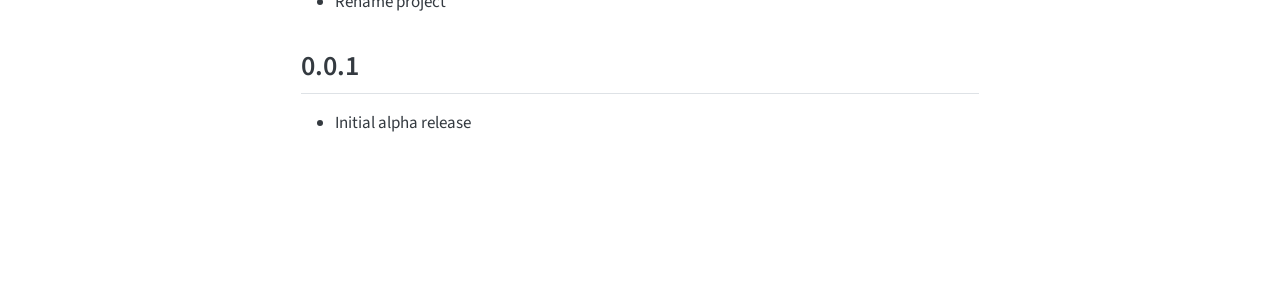
<file: CHANGELOG.html>
<!DOCTYPE html>
<html xmlns="http://www.w3.org/1999/xhtml" lang="en" xml:lang="en"><head>

<meta charset="utf-8">
<meta name="generator" content="quarto-1.9.38">

<meta name="viewport" content="width=device-width, initial-scale=1.0, user-scalable=yes">


<title>changelog – toolslm</title>
<style>
/* Default styles provided by pandoc.
** See https://pandoc.org/MANUAL.html#variables-for-html for config info.
*/
code{white-space: pre-wrap;}
span.smallcaps{font-variant: small-caps;}
div.columns{display: flex; gap: min(4vw, 1.5em);}
div.column{flex: auto; overflow-x: auto;}
div.hanging-indent{margin-left: 1.5em; text-indent: -1.5em;}
ul.task-list{list-style: none;}
ul.task-list li input[type="checkbox"] {
  width: 0.8em;
  margin: 0 0.8em 0.2em -1em; /* quarto-specific, see https://github.com/quarto-dev/quarto-cli/issues/4556 */ 
  vertical-align: middle;
}
</style>


<script src="site_libs/quarto-nav/quarto-nav.js"></script>
<script src="site_libs/quarto-nav/headroom.min.js"></script>
<script src="site_libs/clipboard/clipboard.min.js"></script>
<script src="site_libs/quarto-search/autocomplete.umd.js"></script>
<script src="site_libs/quarto-search/fuse.min.js"></script>
<script src="site_libs/quarto-search/quarto-search.js"></script>
<meta name="quarto:offset" content="./">
<script src="site_libs/quarto-html/quarto.js" type="module"></script>
<script src="site_libs/quarto-html/tabsets/tabsets.js" type="module"></script>
<script src="site_libs/quarto-html/popper.min.js"></script>
<script src="site_libs/quarto-html/tippy.umd.min.js"></script>
<script src="site_libs/quarto-html/anchor.min.js"></script>
<link href="site_libs/quarto-html/tippy.css" rel="stylesheet">
<link href="site_libs/quarto-html/quarto-syntax-highlighting-15634bcf2e68342d4ad2dfa704d543f6.css" rel="stylesheet" id="quarto-text-highlighting-styles">
<script src="site_libs/bootstrap/bootstrap.min.js"></script>
<link href="site_libs/bootstrap/bootstrap-icons.css" rel="stylesheet">
<link href="site_libs/bootstrap/bootstrap-3d242d70d41cd9edc5ebe4da1d712dc5.min.css" rel="stylesheet" append-hash="true" id="quarto-bootstrap" data-mode="light">
<script id="quarto-search-options" type="application/json">{
  "location": "navbar",
  "copy-button": false,
  "collapse-after": 3,
  "panel-placement": "end",
  "type": "overlay",
  "limit": 50,
  "keyboard-shortcut": [
    "f",
    "/",
    "s"
  ],
  "show-item-context": false,
  "language": {
    "search-no-results-text": "No results",
    "search-matching-documents-text": "matching documents",
    "search-copy-link-title": "Copy link to search",
    "search-hide-matches-text": "Hide additional matches",
    "search-more-match-text": "more match in this document",
    "search-more-matches-text": "more matches in this document",
    "search-clear-button-title": "Clear",
    "search-text-placeholder": "",
    "search-detached-cancel-button-title": "Cancel",
    "search-submit-button-title": "Submit",
    "search-label": "Search"
  }
}</script>


<link rel="stylesheet" href="styles.css">
<meta property="og:title" content="toolslm">
<meta property="og:site_name" content="toolslm">
<meta name="twitter:title" content="toolslm">
<meta name="twitter:card" content="summary">
</head>

<body class="nav-sidebar floating nav-fixed quarto-light">

<div id="quarto-search-results"></div>
  <header id="quarto-header" class="headroom fixed-top">
    <nav class="navbar navbar-expand-lg " data-bs-theme="dark">
      <div class="navbar-container container-fluid">
      <div class="navbar-brand-container mx-auto">
    <a class="navbar-brand" href="./index.html">
    <span class="navbar-title">toolslm</span>
    </a>
  </div>
        <div class="quarto-navbar-tools tools-end">
</div>
          <div id="quarto-search" class="" title="Search"></div>
      </div> <!-- /container-fluid -->
    </nav>
  <nav class="quarto-secondary-nav">
    <div class="container-fluid d-flex">
      <button type="button" class="quarto-btn-toggle btn" data-bs-toggle="collapse" role="button" data-bs-target=".quarto-sidebar-collapse-item" aria-controls="quarto-sidebar" aria-expanded="false" aria-label="Toggle sidebar navigation" onclick="if (window.quartoToggleHeadroom) { window.quartoToggleHeadroom(); }">
        <i class="bi bi-layout-text-sidebar-reverse"></i>
      </button>
        <nav class="quarto-page-breadcrumbs" aria-label="breadcrumb"><ol class="breadcrumb"></ol></nav>
        <a class="flex-grow-1" role="navigation" data-bs-toggle="collapse" data-bs-target=".quarto-sidebar-collapse-item" aria-controls="quarto-sidebar" aria-expanded="false" aria-label="Toggle sidebar navigation" onclick="if (window.quartoToggleHeadroom) { window.quartoToggleHeadroom(); }">      
        </a>
    </div>
  </nav>
</header>
<!-- content -->
<div id="quarto-content" class="quarto-container page-columns page-rows-contents page-layout-article page-navbar">
<!-- sidebar -->
  <nav id="quarto-sidebar" class="sidebar collapse collapse-horizontal quarto-sidebar-collapse-item sidebar-navigation floating overflow-auto">
    <div class="sidebar-menu-container"> 
    <ul class="list-unstyled mt-1">
        <li class="sidebar-item">
  <div class="sidebar-item-container"> 
  <a href="./index.html" class="sidebar-item-text sidebar-link">
 <span class="menu-text">toolslm</span></a>
  </div>
</li>
        <li class="sidebar-item">
  <div class="sidebar-item-container"> 
  <a href="./xml.html" class="sidebar-item-text sidebar-link">
 <span class="menu-text">xml source</span></a>
  </div>
</li>
        <li class="sidebar-item">
  <div class="sidebar-item-container"> 
  <a href="./funccall.html" class="sidebar-item-text sidebar-link">
 <span class="menu-text">funccall source</span></a>
  </div>
</li>
        <li class="sidebar-item">
  <div class="sidebar-item-container"> 
  <a href="./shell.html" class="sidebar-item-text sidebar-link">
 <span class="menu-text">shell source</span></a>
  </div>
</li>
        <li class="sidebar-item">
  <div class="sidebar-item-container"> 
  <a href="./download.html" class="sidebar-item-text sidebar-link">
 <span class="menu-text">Download helpers</span></a>
  </div>
</li>
        <li class="sidebar-item">
  <div class="sidebar-item-container"> 
  <a href="./md_hier.html" class="sidebar-item-text sidebar-link">
 <span class="menu-text">Markdown Hierarchy Parser</span></a>
  </div>
</li>
        <li class="sidebar-item">
  <div class="sidebar-item-container"> 
  <a href="./inspecttools.html" class="sidebar-item-text sidebar-link">
 <span class="menu-text">inspecttools</span></a>
  </div>
</li>
    </ul>
    </div>
</nav>
<div id="quarto-sidebar-glass" class="quarto-sidebar-collapse-item" data-bs-toggle="collapse" data-bs-target=".quarto-sidebar-collapse-item"></div>
<!-- margin-sidebar -->
    <div id="quarto-margin-sidebar" class="sidebar margin-sidebar">
        <nav id="TOC" role="doc-toc" class="toc-active">
    <h2 id="toc-title">On this page</h2>
   
  <ul>
  <li><a href="#release-notes" id="toc-release-notes" class="nav-link active" data-scroll-target="#release-notes">Release notes</a>
  <ul class="collapse">
  <li><a href="#section" id="toc-section" class="nav-link" data-scroll-target="#section">0.3.40</a></li>
  <li><a href="#section-1" id="toc-section-1" class="nav-link" data-scroll-target="#section-1">0.3.39</a>
  <ul class="collapse">
  <li><a href="#new-features" id="toc-new-features" class="nav-link" data-scroll-target="#new-features">New Features</a></li>
  </ul></li>
  <li><a href="#section-2" id="toc-section-2" class="nav-link" data-scroll-target="#section-2">0.3.38</a>
  <ul class="collapse">
  <li><a href="#new-features-1" id="toc-new-features-1" class="nav-link" data-scroll-target="#new-features-1">New Features</a></li>
  </ul></li>
  <li><a href="#section-3" id="toc-section-3" class="nav-link" data-scroll-target="#section-3">0.3.37</a>
  <ul class="collapse">
  <li><a href="#new-features-2" id="toc-new-features-2" class="nav-link" data-scroll-target="#new-features-2">New Features</a></li>
  </ul></li>
  <li><a href="#section-4" id="toc-section-4" class="nav-link" data-scroll-target="#section-4">0.3.36</a>
  <ul class="collapse">
  <li><a href="#new-features-3" id="toc-new-features-3" class="nav-link" data-scroll-target="#new-features-3">New Features</a></li>
  </ul></li>
  <li><a href="#section-5" id="toc-section-5" class="nav-link" data-scroll-target="#section-5">0.3.35</a>
  <ul class="collapse">
  <li><a href="#new-features-4" id="toc-new-features-4" class="nav-link" data-scroll-target="#new-features-4">New Features</a></li>
  </ul></li>
  <li><a href="#section-6" id="toc-section-6" class="nav-link" data-scroll-target="#section-6">0.3.34</a>
  <ul class="collapse">
  <li><a href="#new-features-5" id="toc-new-features-5" class="nav-link" data-scroll-target="#new-features-5">New Features</a></li>
  </ul></li>
  <li><a href="#section-7" id="toc-section-7" class="nav-link" data-scroll-target="#section-7">0.3.33</a>
  <ul class="collapse">
  <li><a href="#bugs-squashed" id="toc-bugs-squashed" class="nav-link" data-scroll-target="#bugs-squashed">Bugs Squashed</a></li>
  </ul></li>
  <li><a href="#section-8" id="toc-section-8" class="nav-link" data-scroll-target="#section-8">0.3.32</a>
  <ul class="collapse">
  <li><a href="#new-features-6" id="toc-new-features-6" class="nav-link" data-scroll-target="#new-features-6">New Features</a></li>
  </ul></li>
  <li><a href="#section-9" id="toc-section-9" class="nav-link" data-scroll-target="#section-9">0.3.31</a>
  <ul class="collapse">
  <li><a href="#new-features-7" id="toc-new-features-7" class="nav-link" data-scroll-target="#new-features-7">New Features</a></li>
  </ul></li>
  <li><a href="#section-10" id="toc-section-10" class="nav-link" data-scroll-target="#section-10">0.3.30</a>
  <ul class="collapse">
  <li><a href="#new-features-8" id="toc-new-features-8" class="nav-link" data-scroll-target="#new-features-8">New Features</a></li>
  </ul></li>
  <li><a href="#section-11" id="toc-section-11" class="nav-link" data-scroll-target="#section-11">0.3.29</a>
  <ul class="collapse">
  <li><a href="#new-features-9" id="toc-new-features-9" class="nav-link" data-scroll-target="#new-features-9">New Features</a></li>
  </ul></li>
  <li><a href="#section-12" id="toc-section-12" class="nav-link" data-scroll-target="#section-12">0.3.28</a>
  <ul class="collapse">
  <li><a href="#new-features-10" id="toc-new-features-10" class="nav-link" data-scroll-target="#new-features-10">New Features</a></li>
  </ul></li>
  <li><a href="#section-13" id="toc-section-13" class="nav-link" data-scroll-target="#section-13">0.3.27</a>
  <ul class="collapse">
  <li><a href="#new-features-11" id="toc-new-features-11" class="nav-link" data-scroll-target="#new-features-11">New Features</a></li>
  <li><a href="#bugs-squashed-1" id="toc-bugs-squashed-1" class="nav-link" data-scroll-target="#bugs-squashed-1">Bugs Squashed</a></li>
  </ul></li>
  <li><a href="#section-14" id="toc-section-14" class="nav-link" data-scroll-target="#section-14">0.3.26</a>
  <ul class="collapse">
  <li><a href="#new-features-12" id="toc-new-features-12" class="nav-link" data-scroll-target="#new-features-12">New Features</a></li>
  </ul></li>
  <li><a href="#section-15" id="toc-section-15" class="nav-link" data-scroll-target="#section-15">0.3.25</a>
  <ul class="collapse">
  <li><a href="#new-features-13" id="toc-new-features-13" class="nav-link" data-scroll-target="#new-features-13">New Features</a></li>
  </ul></li>
  <li><a href="#section-16" id="toc-section-16" class="nav-link" data-scroll-target="#section-16">0.3.24</a>
  <ul class="collapse">
  <li><a href="#new-features-14" id="toc-new-features-14" class="nav-link" data-scroll-target="#new-features-14">New Features</a></li>
  </ul></li>
  <li><a href="#section-17" id="toc-section-17" class="nav-link" data-scroll-target="#section-17">0.3.23</a>
  <ul class="collapse">
  <li><a href="#bugs-squashed-2" id="toc-bugs-squashed-2" class="nav-link" data-scroll-target="#bugs-squashed-2">Bugs Squashed</a></li>
  </ul></li>
  <li><a href="#section-18" id="toc-section-18" class="nav-link" data-scroll-target="#section-18">0.3.22</a>
  <ul class="collapse">
  <li><a href="#new-features-15" id="toc-new-features-15" class="nav-link" data-scroll-target="#new-features-15">New Features</a></li>
  </ul></li>
  <li><a href="#section-19" id="toc-section-19" class="nav-link" data-scroll-target="#section-19">0.3.21</a>
  <ul class="collapse">
  <li><a href="#new-features-16" id="toc-new-features-16" class="nav-link" data-scroll-target="#new-features-16">New Features</a></li>
  </ul></li>
  <li><a href="#section-20" id="toc-section-20" class="nav-link" data-scroll-target="#section-20">0.3.20</a>
  <ul class="collapse">
  <li><a href="#new-features-17" id="toc-new-features-17" class="nav-link" data-scroll-target="#new-features-17">New Features</a></li>
  </ul></li>
  <li><a href="#section-21" id="toc-section-21" class="nav-link" data-scroll-target="#section-21">0.3.19</a></li>
  <li><a href="#section-22" id="toc-section-22" class="nav-link" data-scroll-target="#section-22">0.3.18</a>
  <ul class="collapse">
  <li><a href="#new-features-18" id="toc-new-features-18" class="nav-link" data-scroll-target="#new-features-18">New Features</a></li>
  </ul></li>
  <li><a href="#section-23" id="toc-section-23" class="nav-link" data-scroll-target="#section-23">0.3.17</a>
  <ul class="collapse">
  <li><a href="#new-features-19" id="toc-new-features-19" class="nav-link" data-scroll-target="#new-features-19">New Features</a></li>
  </ul></li>
  <li><a href="#section-24" id="toc-section-24" class="nav-link" data-scroll-target="#section-24">0.3.16</a>
  <ul class="collapse">
  <li><a href="#bugs-squashed-3" id="toc-bugs-squashed-3" class="nav-link" data-scroll-target="#bugs-squashed-3">Bugs Squashed</a></li>
  </ul></li>
  <li><a href="#section-25" id="toc-section-25" class="nav-link" data-scroll-target="#section-25">0.3.14</a>
  <ul class="collapse">
  <li><a href="#new-features-20" id="toc-new-features-20" class="nav-link" data-scroll-target="#new-features-20">New Features</a></li>
  </ul></li>
  <li><a href="#section-26" id="toc-section-26" class="nav-link" data-scroll-target="#section-26">0.3.13</a>
  <ul class="collapse">
  <li><a href="#new-features-21" id="toc-new-features-21" class="nav-link" data-scroll-target="#new-features-21">New Features</a></li>
  </ul></li>
  <li><a href="#section-27" id="toc-section-27" class="nav-link" data-scroll-target="#section-27">0.3.11</a>
  <ul class="collapse">
  <li><a href="#new-features-22" id="toc-new-features-22" class="nav-link" data-scroll-target="#new-features-22">New Features</a></li>
  </ul></li>
  <li><a href="#section-28" id="toc-section-28" class="nav-link" data-scroll-target="#section-28">0.3.10</a>
  <ul class="collapse">
  <li><a href="#new-features-23" id="toc-new-features-23" class="nav-link" data-scroll-target="#new-features-23">New Features</a></li>
  </ul></li>
  <li><a href="#section-29" id="toc-section-29" class="nav-link" data-scroll-target="#section-29">0.3.9</a>
  <ul class="collapse">
  <li><a href="#new-features-24" id="toc-new-features-24" class="nav-link" data-scroll-target="#new-features-24">New Features</a></li>
  </ul></li>
  <li><a href="#section-30" id="toc-section-30" class="nav-link" data-scroll-target="#section-30">0.3.8</a>
  <ul class="collapse">
  <li><a href="#new-features-25" id="toc-new-features-25" class="nav-link" data-scroll-target="#new-features-25">New Features</a></li>
  </ul></li>
  <li><a href="#section-31" id="toc-section-31" class="nav-link" data-scroll-target="#section-31">0.3.7</a>
  <ul class="collapse">
  <li><a href="#new-features-26" id="toc-new-features-26" class="nav-link" data-scroll-target="#new-features-26">New Features</a></li>
  </ul></li>
  <li><a href="#section-32" id="toc-section-32" class="nav-link" data-scroll-target="#section-32">0.3.6</a>
  <ul class="collapse">
  <li><a href="#new-features-27" id="toc-new-features-27" class="nav-link" data-scroll-target="#new-features-27">New Features</a></li>
  <li><a href="#bugs-squashed-4" id="toc-bugs-squashed-4" class="nav-link" data-scroll-target="#bugs-squashed-4">Bugs Squashed</a></li>
  </ul></li>
  <li><a href="#section-33" id="toc-section-33" class="nav-link" data-scroll-target="#section-33">0.3.4</a>
  <ul class="collapse">
  <li><a href="#new-features-28" id="toc-new-features-28" class="nav-link" data-scroll-target="#new-features-28">New Features</a></li>
  </ul></li>
  <li><a href="#section-34" id="toc-section-34" class="nav-link" data-scroll-target="#section-34">0.3.2</a>
  <ul class="collapse">
  <li><a href="#breaking-changes" id="toc-breaking-changes" class="nav-link" data-scroll-target="#breaking-changes">Breaking changes</a></li>
  </ul></li>
  <li><a href="#section-35" id="toc-section-35" class="nav-link" data-scroll-target="#section-35">0.3.1</a>
  <ul class="collapse">
  <li><a href="#new-features-29" id="toc-new-features-29" class="nav-link" data-scroll-target="#new-features-29">New Features</a></li>
  <li><a href="#bugs-squashed-5" id="toc-bugs-squashed-5" class="nav-link" data-scroll-target="#bugs-squashed-5">Bugs Squashed</a></li>
  </ul></li>
  <li><a href="#section-36" id="toc-section-36" class="nav-link" data-scroll-target="#section-36">0.3.0</a>
  <ul class="collapse">
  <li><a href="#breaking-changes-1" id="toc-breaking-changes-1" class="nav-link" data-scroll-target="#breaking-changes-1">Breaking changes</a></li>
  </ul></li>
  <li><a href="#section-37" id="toc-section-37" class="nav-link" data-scroll-target="#section-37">0.2.3</a>
  <ul class="collapse">
  <li><a href="#new-features-30" id="toc-new-features-30" class="nav-link" data-scroll-target="#new-features-30">New Features</a></li>
  </ul></li>
  <li><a href="#section-38" id="toc-section-38" class="nav-link" data-scroll-target="#section-38">0.2.2</a>
  <ul class="collapse">
  <li><a href="#new-features-31" id="toc-new-features-31" class="nav-link" data-scroll-target="#new-features-31">New Features</a></li>
  <li><a href="#bugs-squashed-6" id="toc-bugs-squashed-6" class="nav-link" data-scroll-target="#bugs-squashed-6">Bugs Squashed</a></li>
  </ul></li>
  <li><a href="#section-39" id="toc-section-39" class="nav-link" data-scroll-target="#section-39">0.2.1</a>
  <ul class="collapse">
  <li><a href="#new-features-32" id="toc-new-features-32" class="nav-link" data-scroll-target="#new-features-32">New Features</a></li>
  </ul></li>
  <li><a href="#section-40" id="toc-section-40" class="nav-link" data-scroll-target="#section-40">0.2.0</a>
  <ul class="collapse">
  <li><a href="#breaking-changes-2" id="toc-breaking-changes-2" class="nav-link" data-scroll-target="#breaking-changes-2">Breaking changes</a></li>
  <li><a href="#new-features-33" id="toc-new-features-33" class="nav-link" data-scroll-target="#new-features-33">New Features</a></li>
  </ul></li>
  <li><a href="#section-41" id="toc-section-41" class="nav-link" data-scroll-target="#section-41">0.1.3</a>
  <ul class="collapse">
  <li><a href="#new-features-34" id="toc-new-features-34" class="nav-link" data-scroll-target="#new-features-34">New Features</a></li>
  </ul></li>
  <li><a href="#section-42" id="toc-section-42" class="nav-link" data-scroll-target="#section-42">0.1.2</a>
  <ul class="collapse">
  <li><a href="#new-features-35" id="toc-new-features-35" class="nav-link" data-scroll-target="#new-features-35">New Features</a></li>
  </ul></li>
  <li><a href="#section-43" id="toc-section-43" class="nav-link" data-scroll-target="#section-43">0.1.1</a>
  <ul class="collapse">
  <li><a href="#new-features-36" id="toc-new-features-36" class="nav-link" data-scroll-target="#new-features-36">New Features</a></li>
  <li><a href="#bugs-squashed-7" id="toc-bugs-squashed-7" class="nav-link" data-scroll-target="#bugs-squashed-7">Bugs Squashed</a></li>
  </ul></li>
  <li><a href="#section-44" id="toc-section-44" class="nav-link" data-scroll-target="#section-44">0.1.0</a>
  <ul class="collapse">
  <li><a href="#breaking-changes-3" id="toc-breaking-changes-3" class="nav-link" data-scroll-target="#breaking-changes-3">Breaking changes</a></li>
  </ul></li>
  <li><a href="#section-45" id="toc-section-45" class="nav-link" data-scroll-target="#section-45">0.0.8</a>
  <ul class="collapse">
  <li><a href="#new-features-37" id="toc-new-features-37" class="nav-link" data-scroll-target="#new-features-37">New Features</a></li>
  </ul></li>
  <li><a href="#section-46" id="toc-section-46" class="nav-link" data-scroll-target="#section-46">0.0.7</a>
  <ul class="collapse">
  <li><a href="#new-features-38" id="toc-new-features-38" class="nav-link" data-scroll-target="#new-features-38">New Features</a></li>
  <li><a href="#bugs-squashed-8" id="toc-bugs-squashed-8" class="nav-link" data-scroll-target="#bugs-squashed-8">Bugs Squashed</a></li>
  </ul></li>
  <li><a href="#section-47" id="toc-section-47" class="nav-link" data-scroll-target="#section-47">0.0.6</a>
  <ul class="collapse">
  <li><a href="#new-features-39" id="toc-new-features-39" class="nav-link" data-scroll-target="#new-features-39">New Features</a></li>
  </ul></li>
  <li><a href="#section-48" id="toc-section-48" class="nav-link" data-scroll-target="#section-48">0.0.5</a>
  <ul class="collapse">
  <li><a href="#bugs-squashed-9" id="toc-bugs-squashed-9" class="nav-link" data-scroll-target="#bugs-squashed-9">Bugs Squashed</a></li>
  </ul></li>
  <li><a href="#section-49" id="toc-section-49" class="nav-link" data-scroll-target="#section-49">0.0.4</a></li>
  <li><a href="#section-50" id="toc-section-50" class="nav-link" data-scroll-target="#section-50">0.0.2</a></li>
  <li><a href="#section-51" id="toc-section-51" class="nav-link" data-scroll-target="#section-51">0.0.1</a></li>
  </ul></li>
  </ul>
<div class="toc-actions"><ul><li><a href="https://github.com/AnswerDotAI/toolslm/issues/new" class="toc-action"><i class="bi bi-github"></i>Report an issue</a></li></ul></div><div class="quarto-alternate-formats"><h2>Other Formats</h2><ul><li><a href="CHANGELOG-commonmark.md"><i class="bi bi-file-code"></i>CommonMark</a></li></ul></div></nav>
    </div>
<!-- main -->
<main class="content" id="quarto-document-content"><header id="title-block-header" class="quarto-title-block"></header>




<section id="release-notes" class="level1">
<h1>Release notes</h1>
<!-- do not remove -->
<section id="section" class="level2">
<h2 class="anchored" data-anchor-id="section">0.3.40</h2>
<ul>
<li>rename python to minipy</li>
</ul>
</section>
<section id="section-1" class="level2">
<h2 class="anchored" data-anchor-id="section-1">0.3.39</h2>
<section id="new-features" class="level3">
<h3 class="anchored" data-anchor-id="new-features">New Features</h3>
<ul>
<li>Refactor <code>_find_frame_dict</code> to search caller frame and fall back to <code>__main__</code> globals (<a href="https://github.com/AnswerDotAI/toolslm/issues/90">#90</a>)</li>
</ul>
</section>
</section>
<section id="section-2" class="level2">
<h2 class="anchored" data-anchor-id="section-2">0.3.38</h2>
<section id="new-features-1" class="level3">
<h3 class="anchored" data-anchor-id="new-features-1">New Features</h3>
<ul>
<li>Default unspecialised list/set schemas to string items for LLM compatibility (<a href="https://github.com/AnswerDotAI/toolslm/issues/87">#87</a>)</li>
</ul>
</section>
</section>
<section id="section-3" class="level2">
<h2 class="anchored" data-anchor-id="section-3">0.3.37</h2>
<section id="new-features-2" class="level3">
<h3 class="anchored" data-anchor-id="new-features-2">New Features</h3>
<ul>
<li>Coerce LLM container input mistakes in <code>call_func</code> (<a href="https://github.com/AnswerDotAI/toolslm/issues/86">#86</a>)</li>
<li>Support tuple schema generation for OpenAI/Gemini compatibility (<a href="https://github.com/AnswerDotAI/toolslm/pull/85">#85</a>), thanks to <a href="https://github.com/jackhogan"><span class="citation" data-cites="jackhogan">@jackhogan</span></a></li>
</ul>
</section>
</section>
<section id="section-4" class="level2">
<h2 class="anchored" data-anchor-id="section-4">0.3.36</h2>
<section id="new-features-3" class="level3">
<h3 class="anchored" data-anchor-id="new-features-3">New Features</h3>
<ul>
<li>Support tuple schema generation for OpenAI/Gemini compatibility (<a href="https://github.com/AnswerDotAI/toolslm/pull/85">#85</a>), thanks to <a href="https://github.com/jackhogan"><span class="citation" data-cites="jackhogan">@jackhogan</span></a></li>
<li>Make symsrc easier to use in pyrun. (<a href="https://github.com/AnswerDotAI/toolslm/pull/84">#84</a>), thanks to <a href="https://github.com/PiotrCzapla"><span class="citation" data-cites="PiotrCzapla">@PiotrCzapla</span></a></li>
</ul>
</section>
</section>
<section id="section-5" class="level2">
<h2 class="anchored" data-anchor-id="section-5">0.3.35</h2>
<section id="new-features-4" class="level3">
<h3 class="anchored" data-anchor-id="new-features-4">New Features</h3>
<ul>
<li>Refactor type handling: replace <code>_types</code>/<code>_handle_container</code>/<code>_schema_for_type</code> with unified <code>_type_str</code>/<code>_handle_type</code>, expose <code>type_map</code>, and add set/Union/dict support (<a href="https://github.com/AnswerDotAI/toolslm/issues/83">#83</a>)</li>
<li>Unify container and type schema dispatch (<a href="https://github.com/AnswerDotAI/toolslm/issues/82">#82</a>)</li>
</ul>
</section>
</section>
<section id="section-6" class="level2">
<h2 class="anchored" data-anchor-id="section-6">0.3.34</h2>
<section id="new-features-5" class="level3">
<h3 class="anchored" data-anchor-id="new-features-5">New Features</h3>
<ul>
<li>Add Python identifier sanitization helpers (<a href="https://github.com/AnswerDotAI/toolslm/pull/81">#81</a>), thanks to <a href="https://github.com/ncoop57"><span class="citation" data-cites="ncoop57">@ncoop57</span></a></li>
</ul>
</section>
</section>
<section id="section-7" class="level2">
<h2 class="anchored" data-anchor-id="section-7">0.3.33</h2>
<section id="bugs-squashed" class="level3">
<h3 class="anchored" data-anchor-id="bugs-squashed">Bugs Squashed</h3>
<ul>
<li>fix: remove stale type key from union schemas (<a href="https://github.com/AnswerDotAI/toolslm/pull/80">#80</a>), thanks to <a href="https://github.com/thechandru"><span class="citation" data-cites="thechandru">@thechandru</span></a></li>
</ul>
</section>
</section>
<section id="section-8" class="level2">
<h2 class="anchored" data-anchor-id="section-8">0.3.32</h2>
<section id="new-features-6" class="level3">
<h3 class="anchored" data-anchor-id="new-features-6">New Features</h3>
<ul>
<li>Add proper JSON Schema tuple support with prefixItems, ellipsis, and simplified container handling (<a href="https://github.com/AnswerDotAI/toolslm/issues/79">#79</a>)</li>
</ul>
</section>
</section>
<section id="section-9" class="level2">
<h2 class="anchored" data-anchor-id="section-9">0.3.31</h2>
<section id="new-features-7" class="level3">
<h3 class="anchored" data-anchor-id="new-features-7">New Features</h3>
<ul>
<li>look for <code>__dialog_name</code> (<a href="https://github.com/AnswerDotAI/toolslm/issues/78">#78</a>)</li>
</ul>
</section>
</section>
<section id="section-10" class="level2">
<h2 class="anchored" data-anchor-id="section-10">0.3.30</h2>
<section id="new-features-8" class="level3">
<h3 class="anchored" data-anchor-id="new-features-8">New Features</h3>
<ul>
<li>Skip builtin types (e.g.&nbsp;object) from nested schema generation (<a href="https://github.com/AnswerDotAI/toolslm/issues/77">#77</a>)</li>
<li>run sync tools with threads in <code>call_func_async</code> (<a href="https://github.com/AnswerDotAI/toolslm/pull/73">#73</a>), thanks to <a href="https://github.com/KeremTurgutlu"><span class="citation" data-cites="KeremTurgutlu">@KeremTurgutlu</span></a></li>
</ul>
</section>
</section>
<section id="section-11" class="level2">
<h2 class="anchored" data-anchor-id="section-11">0.3.29</h2>
<section id="new-features-9" class="level3">
<h3 class="anchored" data-anchor-id="new-features-9">New Features</h3>
<ul>
<li>run sync tools with threads in <code>call_func_async</code> (<a href="https://github.com/AnswerDotAI/toolslm/pull/73">#73</a>), thanks to <a href="https://github.com/KeremTurgutlu"><span class="citation" data-cites="KeremTurgutlu">@KeremTurgutlu</span></a></li>
</ul>
</section>
</section>
<section id="section-12" class="level2">
<h2 class="anchored" data-anchor-id="section-12">0.3.28</h2>
<section id="new-features-10" class="level3">
<h3 class="anchored" data-anchor-id="new-features-10">New Features</h3>
<ul>
<li>Use callable class docstring when <code>__call__</code> lacks one (<a href="https://github.com/AnswerDotAI/toolslm/issues/71">#71</a>)</li>
</ul>
</section>
</section>
<section id="section-13" class="level2">
<h2 class="anchored" data-anchor-id="section-13">0.3.27</h2>
<section id="new-features-11" class="level3">
<h3 class="anchored" data-anchor-id="new-features-11">New Features</h3>
<ul>
<li>Add dotted name support for resolving and calling methods on objects (<a href="https://github.com/AnswerDotAI/toolslm/issues/70">#70</a>)</li>
</ul>
</section>
<section id="bugs-squashed-1" class="level3">
<h3 class="anchored" data-anchor-id="bugs-squashed-1">Bugs Squashed</h3>
<ul>
<li>Add ‘items’ field to JSON schema for Gemini compatibility (<a href="https://github.com/AnswerDotAI/toolslm/pull/68">#68</a>), thanks to <a href="https://github.com/PiotrCzapla"><span class="citation" data-cites="PiotrCzapla">@PiotrCzapla</span></a></li>
</ul>
</section>
</section>
<section id="section-14" class="level2">
<h2 class="anchored" data-anchor-id="section-14">0.3.26</h2>
<section id="new-features-12" class="level3">
<h3 class="anchored" data-anchor-id="new-features-12">New Features</h3>
<ul>
<li>Add <span class="citation" data-cites="llmtool">@llmtool</span> decorators to inspecttools functions and improve type hints (<a href="https://github.com/AnswerDotAI/toolslm/issues/67">#67</a>)</li>
</ul>
</section>
</section>
<section id="section-15" class="level2">
<h2 class="anchored" data-anchor-id="section-15">0.3.25</h2>
<section id="new-features-13" class="level3">
<h3 class="anchored" data-anchor-id="new-features-13">New Features</h3>
<ul>
<li>Add inspecttools module for LLM symbol inspection (<a href="https://github.com/AnswerDotAI/toolslm/issues/66">#66</a>)</li>
<li>Use <code>codesigs</code> for signatures (<a href="https://github.com/AnswerDotAI/toolslm/issues/66">#66</a>)</li>
</ul>
</section>
</section>
<section id="section-16" class="level2">
<h2 class="anchored" data-anchor-id="section-16">0.3.24</h2>
<section id="new-features-14" class="level3">
<h3 class="anchored" data-anchor-id="new-features-14">New Features</h3>
<ul>
<li>Add UnionType support to <code>get_schema</code> (<a href="https://github.com/AnswerDotAI/toolslm/issues/65">#65</a>)</li>
</ul>
</section>
</section>
<section id="section-17" class="level2">
<h2 class="anchored" data-anchor-id="section-17">0.3.23</h2>
<section id="bugs-squashed-2" class="level3">
<h3 class="anchored" data-anchor-id="bugs-squashed-2">Bugs Squashed</h3>
<ul>
<li><code>get_schema</code> fails if return docment but no type (<a href="https://github.com/AnswerDotAI/toolslm/issues/64">#64</a>)</li>
</ul>
</section>
</section>
<section id="section-18" class="level2">
<h2 class="anchored" data-anchor-id="section-18">0.3.22</h2>
<section id="new-features-15" class="level3">
<h3 class="anchored" data-anchor-id="new-features-15">New Features</h3>
<ul>
<li>Add repo2ctx CLI command (<a href="https://github.com/AnswerDotAI/toolslm/issues/63">#63</a>)</li>
</ul>
</section>
</section>
<section id="section-19" class="level2">
<h2 class="anchored" data-anchor-id="section-19">0.3.21</h2>
<section id="new-features-16" class="level3">
<h3 class="anchored" data-anchor-id="new-features-16">New Features</h3>
<ul>
<li>Default <code>folder2ctx_cli</code> to current folder (<a href="https://github.com/AnswerDotAI/toolslm/issues/62">#62</a>)</li>
</ul>
</section>
</section>
<section id="section-20" class="level2">
<h2 class="anchored" data-anchor-id="section-20">0.3.20</h2>
<section id="new-features-17" class="level3">
<h3 class="anchored" data-anchor-id="new-features-17">New Features</h3>
<ul>
<li>Add return docments to schema (<a href="https://github.com/AnswerDotAI/toolslm/issues/61">#61</a>)</li>
</ul>
</section>
</section>
<section id="section-21" class="level2">
<h2 class="anchored" data-anchor-id="section-21">0.3.19</h2>
<ul>
<li>line numbers support, raw cells, and expanduser for ~ paths</li>
</ul>
</section>
<section id="section-22" class="level2">
<h2 class="anchored" data-anchor-id="section-22">0.3.18</h2>
<section id="new-features-18" class="level3">
<h3 class="anchored" data-anchor-id="new-features-18">New Features</h3>
<ul>
<li>Add <code>sigs_only</code> (<a href="https://github.com/AnswerDotAI/toolslm/issues/60">#60</a>)</li>
</ul>
</section>
</section>
<section id="section-23" class="level2">
<h2 class="anchored" data-anchor-id="section-23">0.3.17</h2>
<section id="new-features-19" class="level3">
<h3 class="anchored" data-anchor-id="new-features-19">New Features</h3>
<ul>
<li>Add <code>ids</code> to ctx funcs (<a href="https://github.com/AnswerDotAI/toolslm/issues/59">#59</a>)</li>
</ul>
</section>
</section>
<section id="section-24" class="level2">
<h2 class="anchored" data-anchor-id="section-24">0.3.16</h2>
<section id="bugs-squashed-3" class="level3">
<h3 class="anchored" data-anchor-id="bugs-squashed-3">Bugs Squashed</h3>
<ul>
<li>missing import ghapi (<a href="https://github.com/AnswerDotAI/toolslm/issues/58">#58</a>)</li>
</ul>
</section>
</section>
<section id="section-25" class="level2">
<h2 class="anchored" data-anchor-id="section-25">0.3.14</h2>
<section id="new-features-20" class="level3">
<h3 class="anchored" data-anchor-id="new-features-20">New Features</h3>
<ul>
<li>Add <code>sym2{file,folder,pkg}ctx</code> (<a href="https://github.com/AnswerDotAI/toolslm/issues/57">#57</a>)</li>
</ul>
</section>
</section>
<section id="section-26" class="level2">
<h2 class="anchored" data-anchor-id="section-26">0.3.13</h2>
<section id="new-features-21" class="level3">
<h3 class="anchored" data-anchor-id="new-features-21">New Features</h3>
<ul>
<li>Much improved <code>repo2ctx</code> (<a href="https://github.com/AnswerDotAI/toolslm/issues/56">#56</a>)</li>
</ul>
</section>
</section>
<section id="section-27" class="level2">
<h2 class="anchored" data-anchor-id="section-27">0.3.11</h2>
<section id="new-features-22" class="level3">
<h3 class="anchored" data-anchor-id="new-features-22">New Features</h3>
<ul>
<li>Add <code>skip_hidden</code> (<a href="https://github.com/AnswerDotAI/toolslm/issues/55">#55</a>)</li>
</ul>
</section>
</section>
<section id="section-28" class="level2">
<h2 class="anchored" data-anchor-id="section-28">0.3.10</h2>
<section id="new-features-23" class="level3">
<h3 class="anchored" data-anchor-id="new-features-23">New Features</h3>
<ul>
<li>Add <code>evalable</code> to <code>get_schema</code> (<a href="https://github.com/AnswerDotAI/toolslm/issues/54">#54</a>)</li>
</ul>
</section>
</section>
<section id="section-29" class="level2">
<h2 class="anchored" data-anchor-id="section-29">0.3.9</h2>
<section id="new-features-24" class="level3">
<h3 class="anchored" data-anchor-id="new-features-24">New Features</h3>
<ul>
<li>Add <code>max_size</code> and <code>title</code> to <code>folder2ctx</code> et al (<a href="https://github.com/AnswerDotAI/toolslm/issues/53">#53</a>)</li>
</ul>
</section>
</section>
<section id="section-30" class="level2">
<h2 class="anchored" data-anchor-id="section-30">0.3.8</h2>
<section id="new-features-25" class="level3">
<h3 class="anchored" data-anchor-id="new-features-25">New Features</h3>
<ul>
<li>Add <code>repo2ctx</code> (<a href="https://github.com/AnswerDotAI/toolslm/issues/52">#52</a>)</li>
</ul>
</section>
</section>
<section id="section-31" class="level2">
<h2 class="anchored" data-anchor-id="section-31">0.3.7</h2>
<section id="new-features-26" class="level3">
<h3 class="anchored" data-anchor-id="new-features-26">New Features</h3>
<ul>
<li>Add <code>folder2ctx</code> <code>out</code> param (<a href="https://github.com/AnswerDotAI/toolslm/issues/51">#51</a>)</li>
</ul>
</section>
</section>
<section id="section-32" class="level2">
<h2 class="anchored" data-anchor-id="section-32">0.3.6</h2>
<section id="new-features-27" class="level3">
<h3 class="anchored" data-anchor-id="new-features-27">New Features</h3>
<ul>
<li>Automatically handle <code>{Path, bytes, Decimal, UUID}</code> in schemas (<a href="https://github.com/AnswerDotAI/toolslm/issues/49">#49</a>)</li>
<li>Add schema to function capabilities (<a href="https://github.com/AnswerDotAI/toolslm/issues/47">#47</a>)</li>
</ul>
</section>
<section id="bugs-squashed-4" class="level3">
<h3 class="anchored" data-anchor-id="bugs-squashed-4">Bugs Squashed</h3>
<ul>
<li>fix line misalignment when code block is between headings (<a href="https://github.com/AnswerDotAI/toolslm/pull/40">#40</a>), thanks to <a href="https://github.com/jackhogan"><span class="citation" data-cites="jackhogan">@jackhogan</span></a></li>
</ul>
</section>
</section>
<section id="section-33" class="level2">
<h2 class="anchored" data-anchor-id="section-33">0.3.4</h2>
<section id="new-features-28" class="level3">
<h3 class="anchored" data-anchor-id="new-features-28">New Features</h3>
<ul>
<li>Support notebook context (<a href="https://github.com/AnswerDotAI/toolslm/issues/41">#41</a>)</li>
<li>Only add title when needed to schemas (<a href="https://github.com/AnswerDotAI/toolslm/issues/39">#39</a>)</li>
</ul>
</section>
</section>
<section id="section-34" class="level2">
<h2 class="anchored" data-anchor-id="section-34">0.3.2</h2>
<section id="breaking-changes" class="level3">
<h3 class="anchored" data-anchor-id="breaking-changes">Breaking changes</h3>
<ul>
<li>New combined API (<a href="https://github.com/AnswerDotAI/toolslm/issues/38">#38</a>)</li>
</ul>
</section>
</section>
<section id="section-35" class="level2">
<h2 class="anchored" data-anchor-id="section-35">0.3.1</h2>
<section id="new-features-29" class="level3">
<h3 class="anchored" data-anchor-id="new-features-29">New Features</h3>
<ul>
<li>Add <code>rm_fenced</code> (<a href="https://github.com/AnswerDotAI/toolslm/issues/37">#37</a>)</li>
</ul>
</section>
<section id="bugs-squashed-5" class="level3">
<h3 class="anchored" data-anchor-id="bugs-squashed-5">Bugs Squashed</h3>
<ul>
<li>Add edge case tests and fix them (<a href="https://github.com/AnswerDotAI/toolslm/issues/36">#36</a>)</li>
</ul>
</section>
</section>
<section id="section-36" class="level2">
<h2 class="anchored" data-anchor-id="section-36">0.3.0</h2>
<section id="breaking-changes-1" class="level3">
<h3 class="anchored" data-anchor-id="breaking-changes-1">Breaking changes</h3>
<ul>
<li>Remove object enumeration of tools (<a href="https://github.com/AnswerDotAI/toolslm/issues/35">#35</a>)</li>
</ul>
</section>
</section>
<section id="section-37" class="level2">
<h2 class="anchored" data-anchor-id="section-37">0.2.3</h2>
<section id="new-features-30" class="level3">
<h3 class="anchored" data-anchor-id="new-features-30">New Features</h3>
<ul>
<li>Handle list and dict args to <code>mk_ns</code> (<a href="https://github.com/AnswerDotAI/toolslm/issues/34">#34</a>)</li>
</ul>
</section>
</section>
<section id="section-38" class="level2">
<h2 class="anchored" data-anchor-id="section-38">0.2.2</h2>
<section id="new-features-31" class="level3">
<h3 class="anchored" data-anchor-id="new-features-31">New Features</h3>
<ul>
<li>Auto clean up bad param names in <code>call_func</code> (<a href="https://github.com/AnswerDotAI/toolslm/issues/33">#33</a>)</li>
</ul>
</section>
<section id="bugs-squashed-6" class="level3">
<h3 class="anchored" data-anchor-id="bugs-squashed-6">Bugs Squashed</h3>
<ul>
<li>python() function can’t be used as a tool (<a href="https://github.com/AnswerDotAI/toolslm/issues/32">#32</a>)</li>
</ul>
</section>
</section>
<section id="section-39" class="level2">
<h2 class="anchored" data-anchor-id="section-39">0.2.1</h2>
<section id="new-features-32" class="level3">
<h3 class="anchored" data-anchor-id="new-features-32">New Features</h3>
<ul>
<li>Optionally dont raise error on <code>call_func</code> (<a href="https://github.com/AnswerDotAI/toolslm/pull/31">#31</a>), thanks to <a href="https://github.com/erikgaas"><span class="citation" data-cites="erikgaas">@erikgaas</span></a></li>
<li>dict support in <code>get_schema</code> (<a href="https://github.com/AnswerDotAI/toolslm/issues/30">#30</a>)</li>
</ul>
</section>
</section>
<section id="section-40" class="level2">
<h2 class="anchored" data-anchor-id="section-40">0.2.0</h2>
<section id="breaking-changes-2" class="level3">
<h3 class="anchored" data-anchor-id="breaking-changes-2">Breaking changes</h3>
<ul>
<li>Optional libs (http2text, beautifulsoup, llms_txt) are no longer automatically installed</li>
</ul>
</section>
<section id="new-features-33" class="level3">
<h3 class="anchored" data-anchor-id="new-features-33">New Features</h3>
<ul>
<li>Lazily load optional modules (<a href="https://github.com/AnswerDotAI/toolslm/issues/29">#29</a>)</li>
</ul>
</section>
</section>
<section id="section-41" class="level2">
<h2 class="anchored" data-anchor-id="section-41">0.1.3</h2>
<section id="new-features-34" class="level3">
<h3 class="anchored" data-anchor-id="new-features-34">New Features</h3>
<ul>
<li>Pass glb,loc to python (<a href="https://github.com/AnswerDotAI/toolslm/issues/28">#28</a>)</li>
</ul>
</section>
</section>
<section id="section-42" class="level2">
<h2 class="anchored" data-anchor-id="section-42">0.1.2</h2>
<section id="new-features-35" class="level3">
<h3 class="anchored" data-anchor-id="new-features-35">New Features</h3>
<ul>
<li>Adds <code>call_func_async</code> (<a href="https://github.com/AnswerDotAI/toolslm/pull/27">#27</a>), thanks to <a href="https://github.com/mikonapoli"><span class="citation" data-cites="mikonapoli">@mikonapoli</span></a></li>
<li>Add arg ignore links (<a href="https://github.com/AnswerDotAI/toolslm/pull/26">#26</a>), thanks to <a href="https://github.com/Isaac-Flath"><span class="citation" data-cites="Isaac-Flath">@Isaac-Flath</span></a></li>
</ul>
</section>
</section>
<section id="section-43" class="level2">
<h2 class="anchored" data-anchor-id="section-43">0.1.1</h2>
<section id="new-features-36" class="level3">
<h3 class="anchored" data-anchor-id="new-features-36">New Features</h3>
<ul>
<li>Add arg ignore links (<a href="https://github.com/AnswerDotAI/toolslm/pull/26">#26</a>), thanks to <a href="https://github.com/Isaac-Flath"><span class="citation" data-cites="Isaac-Flath">@Isaac-Flath</span></a></li>
</ul>
</section>
<section id="bugs-squashed-7" class="level3">
<h3 class="anchored" data-anchor-id="bugs-squashed-7">Bugs Squashed</h3>
<ul>
<li>fix: prevent markdown heading detection inside code blocks (<a href="https://github.com/AnswerDotAI/toolslm/pull/25">#25</a>), thanks to <a href="https://github.com/franckalbinet"><span class="citation" data-cites="franckalbinet">@franckalbinet</span></a></li>
<li>Fix markdown hierarchy parsing for arbitrary header levels (<a href="https://github.com/AnswerDotAI/toolslm/pull/22">#22</a>), thanks to <a href="https://github.com/erikgaas"><span class="citation" data-cites="erikgaas">@erikgaas</span></a></li>
</ul>
</section>
</section>
<section id="section-44" class="level2">
<h2 class="anchored" data-anchor-id="section-44">0.1.0</h2>
<section id="breaking-changes-3" class="level3">
<h3 class="anchored" data-anchor-id="breaking-changes-3">Breaking changes</h3>
<ul>
<li>Replace <code>source</code> with <code>src</code> in context generation (<a href="https://github.com/AnswerDotAI/toolslm/issues/17">#17</a>)</li>
</ul>
</section>
</section>
<section id="section-45" class="level2">
<h2 class="anchored" data-anchor-id="section-45">0.0.8</h2>
<section id="new-features-37" class="level3">
<h3 class="anchored" data-anchor-id="new-features-37">New Features</h3>
<ul>
<li>Escape and print context in <code>folder2ctx</code> et al (<a href="https://github.com/AnswerDotAI/toolslm/issues/16">#16</a>)</li>
</ul>
</section>
</section>
<section id="section-46" class="level2">
<h2 class="anchored" data-anchor-id="section-46">0.0.7</h2>
<section id="new-features-38" class="level3">
<h3 class="anchored" data-anchor-id="new-features-38">New Features</h3>
<ul>
<li>Add <code>dict2obj</code> to <code>md_hier</code> funcs (<a href="https://github.com/AnswerDotAI/toolslm/issues/15">#15</a>)</li>
<li>Migrate call_func from claudette to toolslm (<a href="https://github.com/AnswerDotAI/toolslm/pull/14">#14</a>), thanks to <a href="https://github.com/ncoop57"><span class="citation" data-cites="ncoop57">@ncoop57</span></a></li>
<li>Allow for getting schemas from nested structures (<a href="https://github.com/AnswerDotAI/toolslm/pull/11">#11</a>), thanks to <a href="https://github.com/ncoop57"><span class="citation" data-cites="ncoop57">@ncoop57</span></a></li>
<li>Allow for <code>sel</code> to select and wrap multiple element results (<a href="https://github.com/AnswerDotAI/toolslm/pull/10">#10</a>), thanks to <a href="https://github.com/Isaac-Flath"><span class="citation" data-cites="Isaac-Flath">@Isaac-Flath</span></a></li>
</ul>
</section>
<section id="bugs-squashed-8" class="level3">
<h3 class="anchored" data-anchor-id="bugs-squashed-8">Bugs Squashed</h3>
<ul>
<li>Using <code>get_schema</code> on class method results in type missing error (<a href="https://github.com/AnswerDotAI/toolslm/issues/12">#12</a>)</li>
</ul>
</section>
</section>
<section id="section-47" class="level2">
<h2 class="anchored" data-anchor-id="section-47">0.0.6</h2>
<section id="new-features-39" class="level3">
<h3 class="anchored" data-anchor-id="new-features-39">New Features</h3>
<ul>
<li>Add <code>read_docs</code> and <code>find_docs</code> (<a href="https://github.com/AnswerDotAI/toolslm/issues/8">#8</a>)</li>
</ul>
</section>
</section>
<section id="section-48" class="level2">
<h2 class="anchored" data-anchor-id="section-48">0.0.5</h2>
<section id="bugs-squashed-9" class="level3">
<h3 class="anchored" data-anchor-id="bugs-squashed-9">Bugs Squashed</h3>
<ul>
<li>XML tools assume all files have content (<a href="https://github.com/AnswerDotAI/toolslm/issues/3">#3</a>)</li>
</ul>
</section>
</section>
<section id="section-49" class="level2">
<h2 class="anchored" data-anchor-id="section-49">0.0.4</h2>
<ul>
<li>Minor updates</li>
</ul>
</section>
<section id="section-50" class="level2">
<h2 class="anchored" data-anchor-id="section-50">0.0.2</h2>
<ul>
<li>Rename project</li>
</ul>
</section>
<section id="section-51" class="level2">
<h2 class="anchored" data-anchor-id="section-51">0.0.1</h2>
<ul>
<li>Initial alpha release</li>
</ul>


</section>
</section>

</main> <!-- /main -->
<script id="quarto-html-after-body" type="application/javascript">
  window.document.addEventListener("DOMContentLoaded", function (event) {
    const icon = "";
    const anchorJS = new window.AnchorJS();
    anchorJS.options = {
      placement: 'right',
      icon: icon
    };
    anchorJS.add('.anchored');
    const isCodeAnnotation = (el) => {
      for (const clz of el.classList) {
        if (clz.startsWith('code-annotation-')) {                     
          return true;
        }
      }
      return false;
    }
    const onCopySuccess = function(e) {
      // button target
      const button = e.trigger;
      // don't keep focus
      button.blur();
      // flash "checked"
      button.classList.add('code-copy-button-checked');
      var currentTitle = button.getAttribute("title");
      button.setAttribute("title", "Copied!");
      let tooltip;
      if (window.bootstrap) {
        button.setAttribute("data-bs-toggle", "tooltip");
        button.setAttribute("data-bs-placement", "left");
        button.setAttribute("data-bs-title", "Copied!");
        tooltip = new bootstrap.Tooltip(button, 
          { trigger: "manual", 
            customClass: "code-copy-button-tooltip",
            offset: [0, -8]});
        tooltip.show();    
      }
      setTimeout(function() {
        if (tooltip) {
          tooltip.hide();
          button.removeAttribute("data-bs-title");
          button.removeAttribute("data-bs-toggle");
          button.removeAttribute("data-bs-placement");
        }
        button.setAttribute("title", currentTitle);
        button.classList.remove('code-copy-button-checked');
      }, 1000);
      // clear code selection
      e.clearSelection();
    }
    const getTextToCopy = function(trigger) {
      const outerScaffold = trigger.parentElement.cloneNode(true);
      const codeEl = outerScaffold.querySelector('code');
      for (const childEl of codeEl.children) {
        if (isCodeAnnotation(childEl)) {
          childEl.remove();
        }
      }
      return codeEl.innerText;
    }
    const clipboard = new window.ClipboardJS('.code-copy-button:not([data-in-quarto-modal])', {
      text: getTextToCopy
    });
    clipboard.on('success', onCopySuccess);
    if (window.document.getElementById('quarto-embedded-source-code-modal')) {
      const clipboardModal = new window.ClipboardJS('.code-copy-button[data-in-quarto-modal]', {
        text: getTextToCopy,
        container: window.document.getElementById('quarto-embedded-source-code-modal')
      });
      clipboardModal.on('success', onCopySuccess);
    }
      var localhostRegex = new RegExp(/^(?:http|https):\/\/localhost\:?[0-9]*\//);
      var mailtoRegex = new RegExp(/^mailto:/);
        var filterRegex = new RegExp("https:\/\/AnswerDotAI\.github\.io\/toolslm");
      var isInternal = (href) => {
          return filterRegex.test(href) || localhostRegex.test(href) || mailtoRegex.test(href);
      }
      // Inspect non-navigation links and adorn them if external
     var links = window.document.querySelectorAll('a[href]:not(.nav-link):not(.navbar-brand):not(.toc-action):not(.sidebar-link):not(.sidebar-item-toggle):not(.pagination-link):not(.no-external):not([aria-hidden]):not(.dropdown-item):not(.quarto-navigation-tool):not(.about-link)');
      for (var i=0; i<links.length; i++) {
        const link = links[i];
        if (!isInternal(link.href)) {
          // undo the damage that might have been done by quarto-nav.js in the case of
          // links that we want to consider external
          if (link.dataset.originalHref !== undefined) {
            link.href = link.dataset.originalHref;
          }
        }
      }
    function tippyHover(el, contentFn, onTriggerFn, onUntriggerFn) {
      const config = {
        allowHTML: true,
        maxWidth: 500,
        delay: 100,
        arrow: false,
        appendTo: function(el) {
            return el.parentElement;
        },
        interactive: true,
        interactiveBorder: 10,
        theme: 'quarto',
        placement: 'bottom-start',
      };
      if (contentFn) {
        config.content = contentFn;
      }
      if (onTriggerFn) {
        config.onTrigger = onTriggerFn;
      }
      if (onUntriggerFn) {
        config.onUntrigger = onUntriggerFn;
      }
      window.tippy(el, config); 
    }
    const noterefs = window.document.querySelectorAll('a[role="doc-noteref"]');
    for (var i=0; i<noterefs.length; i++) {
      const ref = noterefs[i];
      tippyHover(ref, function() {
        // use id or data attribute instead here
        let href = ref.getAttribute('data-footnote-href') || ref.getAttribute('href');
        try { href = new URL(href).hash; } catch {}
        const id = href.replace(/^#\/?/, "");
        const note = window.document.getElementById(id);
        if (note) {
          return note.innerHTML;
        } else {
          return "";
        }
      });
    }
    const xrefs = window.document.querySelectorAll('a.quarto-xref');
    const processXRef = (id, note) => {
      // Strip column container classes
      const stripColumnClz = (el) => {
        el.classList.remove("page-full", "page-columns");
        if (el.children) {
          for (const child of el.children) {
            stripColumnClz(child);
          }
        }
      }
      stripColumnClz(note)
      if (id === null || id.startsWith('sec-')) {
        // Special case sections, only their first couple elements
        const container = document.createElement("div");
        if (note.children && note.children.length > 2) {
          container.appendChild(note.children[0].cloneNode(true));
          for (let i = 1; i < note.children.length; i++) {
            const child = note.children[i];
            if (child.tagName === "P" && child.innerText === "") {
              continue;
            } else {
              container.appendChild(child.cloneNode(true));
              break;
            }
          }
          if (window.Quarto?.typesetMath) {
            window.Quarto.typesetMath(container);
          }
          return container.innerHTML
        } else {
          if (window.Quarto?.typesetMath) {
            window.Quarto.typesetMath(note);
          }
          return note.innerHTML;
        }
      } else {
        // Remove any anchor links if they are present
        const anchorLink = note.querySelector('a.anchorjs-link');
        if (anchorLink) {
          anchorLink.remove();
        }
        if (window.Quarto?.typesetMath) {
          window.Quarto.typesetMath(note);
        }
        if (note.classList.contains("callout")) {
          return note.outerHTML;
        } else {
          return note.innerHTML;
        }
      }
    }
    for (var i=0; i<xrefs.length; i++) {
      const xref = xrefs[i];
      tippyHover(xref, undefined, function(instance) {
        instance.disable();
        let url = xref.getAttribute('href');
        let hash = undefined; 
        if (url.startsWith('#')) {
          hash = url;
        } else {
          try { hash = new URL(url).hash; } catch {}
        }
        if (hash) {
          const id = hash.replace(/^#\/?/, "");
          const note = window.document.getElementById(id);
          if (note !== null) {
            try {
              const html = processXRef(id, note.cloneNode(true));
              instance.setContent(html);
            } finally {
              instance.enable();
              instance.show();
            }
          } else {
            // See if we can fetch this
            fetch(url.split('#')[0])
            .then(res => res.text())
            .then(html => {
              const parser = new DOMParser();
              const htmlDoc = parser.parseFromString(html, "text/html");
              const note = htmlDoc.getElementById(id);
              if (note !== null) {
                const html = processXRef(id, note);
                instance.setContent(html);
              } 
            }).finally(() => {
              instance.enable();
              instance.show();
            });
          }
        } else {
          // See if we can fetch a full url (with no hash to target)
          // This is a special case and we should probably do some content thinning / targeting
          fetch(url)
          .then(res => res.text())
          .then(html => {
            const parser = new DOMParser();
            const htmlDoc = parser.parseFromString(html, "text/html");
            const note = htmlDoc.querySelector('main.content');
            if (note !== null) {
              // This should only happen for chapter cross references
              // (since there is no id in the URL)
              // remove the first header
              if (note.children.length > 0 && note.children[0].tagName === "HEADER") {
                note.children[0].remove();
              }
              const html = processXRef(null, note);
              instance.setContent(html);
            } 
          }).finally(() => {
            instance.enable();
            instance.show();
          });
        }
      }, function(instance) {
      });
    }
        let selectedAnnoteEl;
        const selectorForAnnotation = ( cell, annotation) => {
          let cellAttr = 'data-code-cell="' + cell + '"';
          let lineAttr = 'data-code-annotation="' +  annotation + '"';
          const selector = 'span[' + cellAttr + '][' + lineAttr + ']';
          return selector;
        }
        const selectCodeLines = (annoteEl) => {
          const doc = window.document;
          const targetCell = annoteEl.getAttribute("data-target-cell");
          const targetAnnotation = annoteEl.getAttribute("data-target-annotation");
          const annoteSpan = window.document.querySelector(selectorForAnnotation(targetCell, targetAnnotation));
          const lines = annoteSpan.getAttribute("data-code-lines").split(",");
          const lineIds = lines.map((line) => {
            return targetCell + "-" + line;
          })
          let top = null;
          let height = null;
          let parent = null;
          if (lineIds.length > 0) {
              //compute the position of the single el (top and bottom and make a div)
              const el = window.document.getElementById(lineIds[0]);
              top = el.offsetTop;
              height = el.offsetHeight;
              parent = el.parentElement.parentElement;
            if (lineIds.length > 1) {
              const lastEl = window.document.getElementById(lineIds[lineIds.length - 1]);
              const bottom = lastEl.offsetTop + lastEl.offsetHeight;
              height = bottom - top;
            }
            if (top !== null && height !== null && parent !== null) {
              // cook up a div (if necessary) and position it 
              let div = window.document.getElementById("code-annotation-line-highlight");
              if (div === null) {
                div = window.document.createElement("div");
                div.setAttribute("id", "code-annotation-line-highlight");
                div.style.position = 'absolute';
                parent.appendChild(div);
              }
              div.style.top = top - 2 + "px";
              div.style.height = height + 4 + "px";
              div.style.left = 0;
              let gutterDiv = window.document.getElementById("code-annotation-line-highlight-gutter");
              if (gutterDiv === null) {
                gutterDiv = window.document.createElement("div");
                gutterDiv.setAttribute("id", "code-annotation-line-highlight-gutter");
                gutterDiv.style.position = 'absolute';
                const codeCell = window.document.getElementById(targetCell);
                const gutter = codeCell.querySelector('.code-annotation-gutter');
                gutter.appendChild(gutterDiv);
              }
              gutterDiv.style.top = top - 2 + "px";
              gutterDiv.style.height = height + 4 + "px";
            }
            selectedAnnoteEl = annoteEl;
          }
        };
        const unselectCodeLines = () => {
          const elementsIds = ["code-annotation-line-highlight", "code-annotation-line-highlight-gutter"];
          elementsIds.forEach((elId) => {
            const div = window.document.getElementById(elId);
            if (div) {
              div.remove();
            }
          });
          selectedAnnoteEl = undefined;
        };
          // Handle positioning of the toggle
      window.addEventListener(
        "resize",
        throttle(() => {
          elRect = undefined;
          if (selectedAnnoteEl) {
            selectCodeLines(selectedAnnoteEl);
          }
        }, 10)
      );
      function throttle(fn, ms) {
      let throttle = false;
      let timer;
        return (...args) => {
          if(!throttle) { // first call gets through
              fn.apply(this, args);
              throttle = true;
          } else { // all the others get throttled
              if(timer) clearTimeout(timer); // cancel #2
              timer = setTimeout(() => {
                fn.apply(this, args);
                timer = throttle = false;
              }, ms);
          }
        };
      }
        // Attach click handler to the DT
        const annoteDls = window.document.querySelectorAll('dt[data-target-cell]');
        for (const annoteDlNode of annoteDls) {
          annoteDlNode.addEventListener('click', (event) => {
            const clickedEl = event.target;
            if (clickedEl !== selectedAnnoteEl) {
              unselectCodeLines();
              const activeEl = window.document.querySelector('dt[data-target-cell].code-annotation-active');
              if (activeEl) {
                activeEl.classList.remove('code-annotation-active');
              }
              selectCodeLines(clickedEl);
              clickedEl.classList.add('code-annotation-active');
            } else {
              // Unselect the line
              unselectCodeLines();
              clickedEl.classList.remove('code-annotation-active');
            }
          });
        }
    const findCites = (el) => {
      const parentEl = el.parentElement;
      if (parentEl) {
        const cites = parentEl.dataset.cites;
        if (cites) {
          return {
            el,
            cites: cites.split(' ')
          };
        } else {
          return findCites(el.parentElement)
        }
      } else {
        return undefined;
      }
    };
    var bibliorefs = window.document.querySelectorAll('a[role="doc-biblioref"]');
    for (var i=0; i<bibliorefs.length; i++) {
      const ref = bibliorefs[i];
      const citeInfo = findCites(ref);
      if (citeInfo) {
        tippyHover(citeInfo.el, function() {
          var popup = window.document.createElement('div');
          citeInfo.cites.forEach(function(cite) {
            var citeDiv = window.document.createElement('div');
            citeDiv.classList.add('hanging-indent');
            citeDiv.classList.add('csl-entry');
            var biblioDiv = window.document.getElementById('ref-' + cite);
            if (biblioDiv) {
              citeDiv.innerHTML = biblioDiv.innerHTML;
            }
            popup.appendChild(citeDiv);
          });
          return popup.innerHTML;
        });
      }
    }
  });
  </script>
</div> <!-- /content -->




<footer class="footer"><div class="nav-footer"><div class="nav-footer-center"><div class="toc-actions d-sm-block d-md-none"><ul><li><a href="https://github.com/AnswerDotAI/toolslm/issues/new" class="toc-action"><i class="bi bi-github"></i>Report an issue</a></li></ul></div></div></div></footer></body></html>
</file>
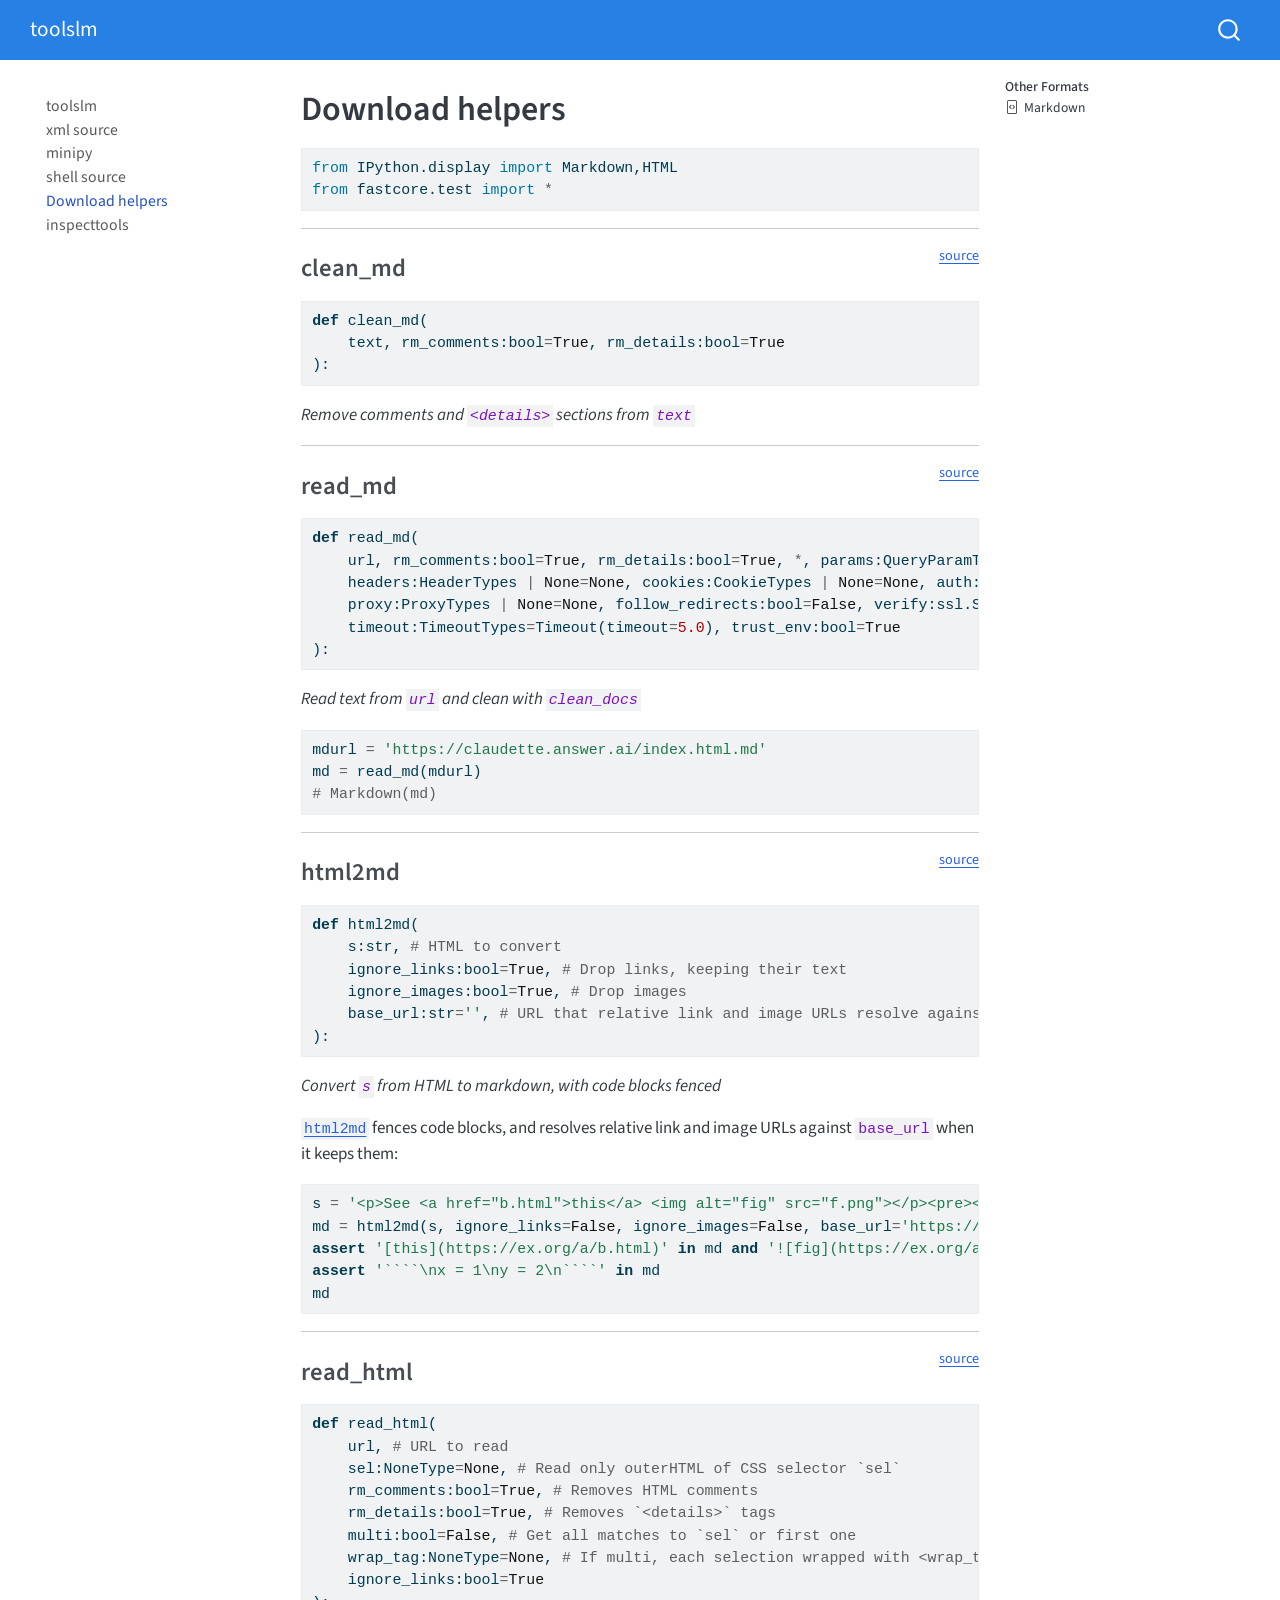
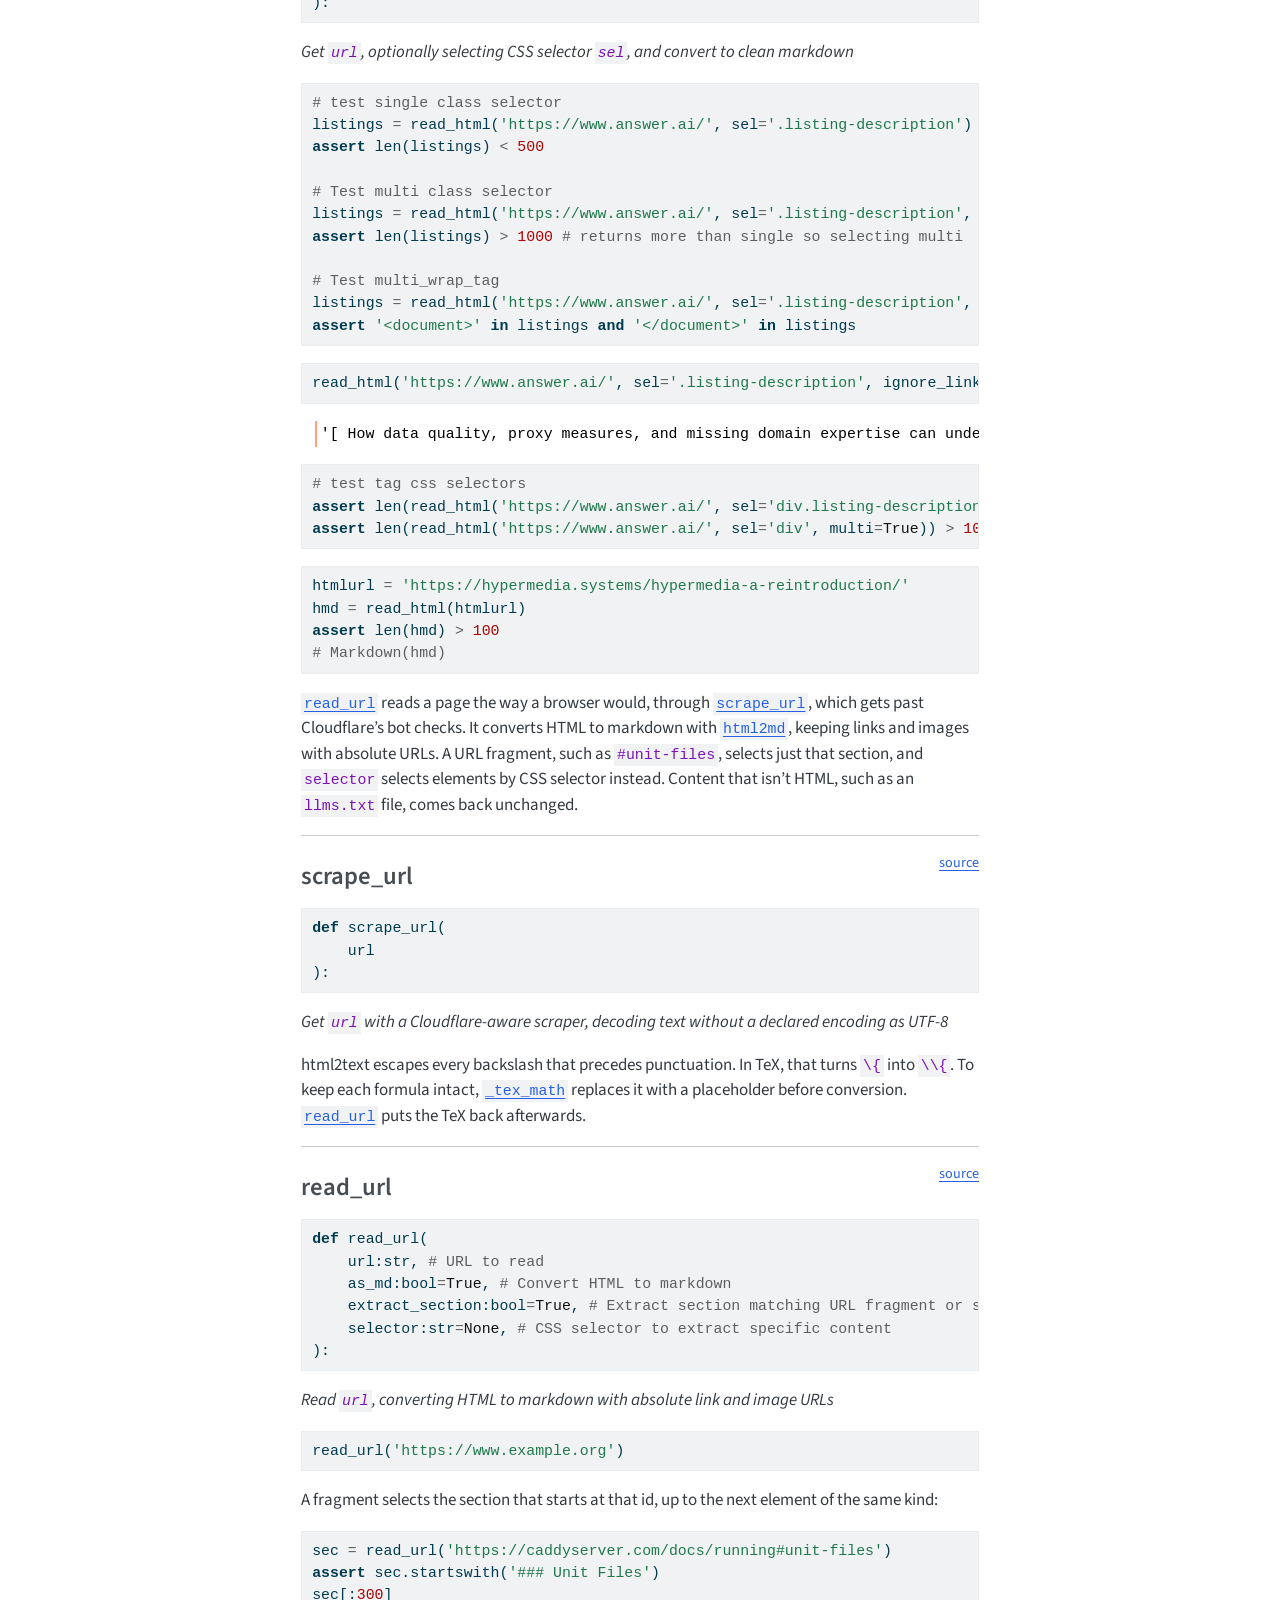
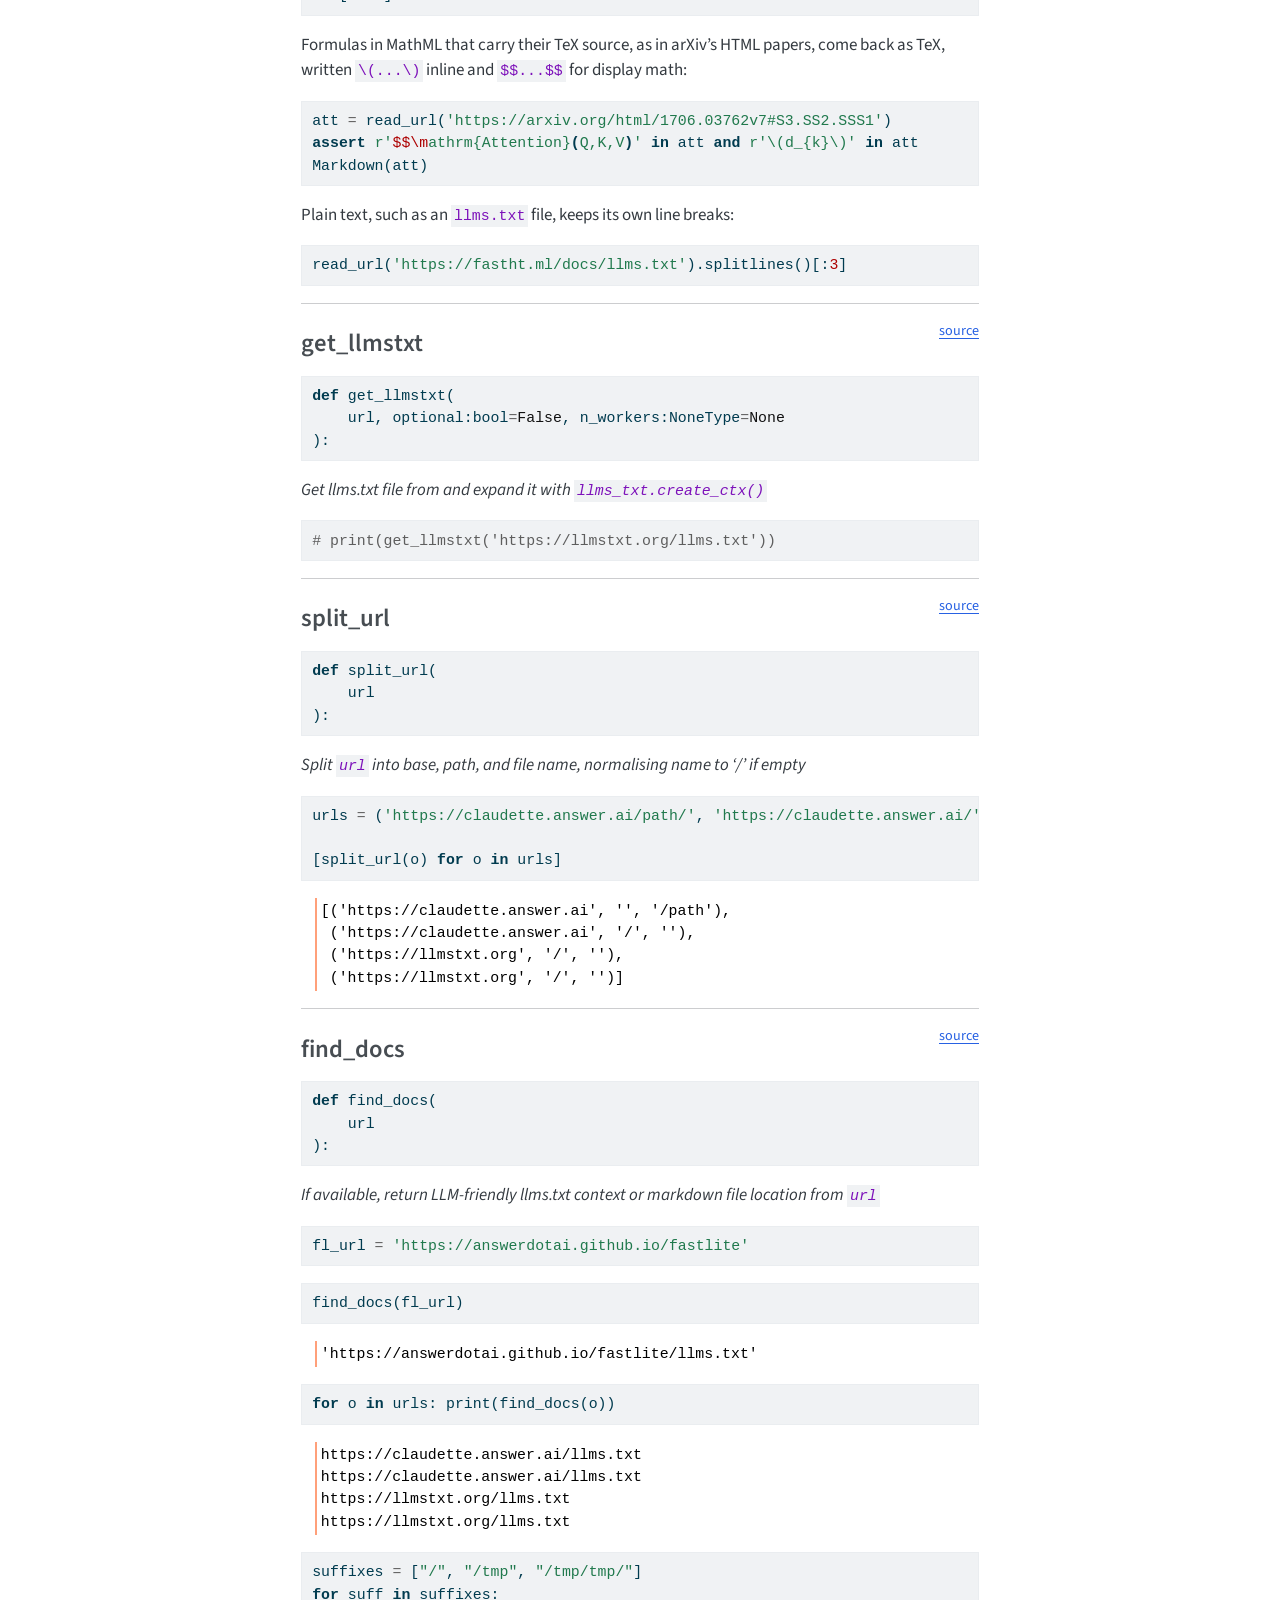
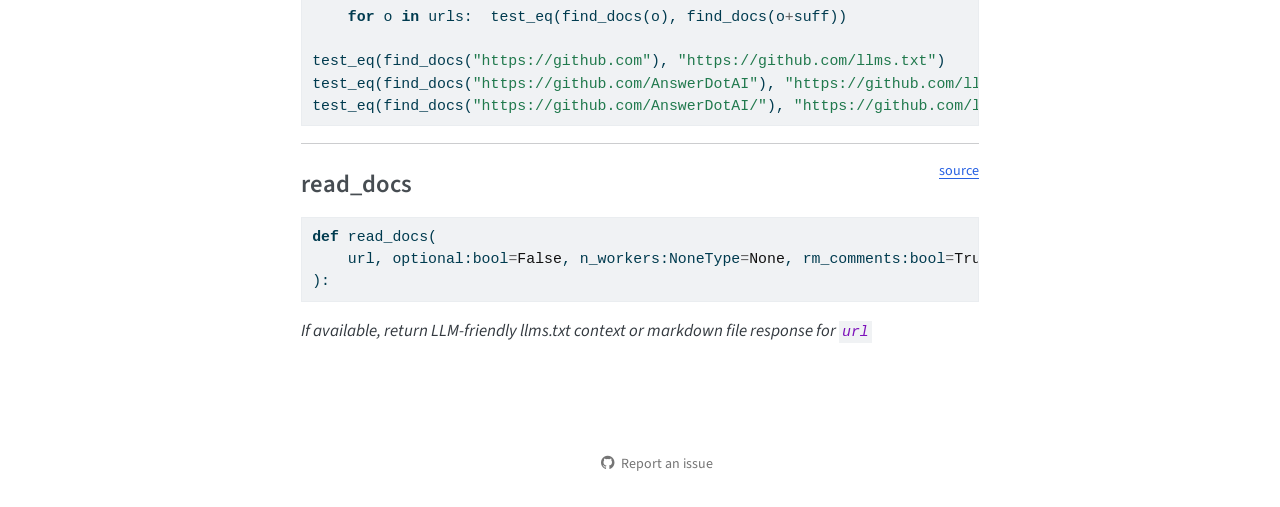
<file: download.html>
<!DOCTYPE html>
<html xmlns="http://www.w3.org/1999/xhtml" lang="en" xml:lang="en"><head>

<meta charset="utf-8">
<meta name="generator" content="quarto-1.10.19">

<meta name="viewport" content="width=device-width, initial-scale=1.0, user-scalable=yes">


<title>Download helpers – toolslm</title>
<style>
/* Default styles provided by pandoc.
** See https://pandoc.org/MANUAL.html#variables-for-html for config info.
*/
span.smallcaps{font-variant: small-caps;}
div.columns{display: flex; gap: 1.5em;}
div.column{flex: auto;}
@media screen {
div.columns{gap: min(4vw, 1.5em);}
div.column{overflow-x: auto;}
}
div.hanging-indent{margin-left: 1.5em; text-indent: -1.5em;}
ul.task-list{list-style: none;}
ul.task-list li input[type="checkbox"] {
  width: 0.8em;
  margin: 0 0.8em 0.2em -1em; /* quarto-specific, see https://github.com/quarto-dev/quarto-cli/issues/4556 */ 
  vertical-align: middle;
}
/* CSS for syntax highlighting */
html { -webkit-text-size-adjust: 100%; }
pre > code.sourceCode { white-space: pre; position: relative; }
pre > code.sourceCode > span { display: inline-block; line-height: 1.25; }
pre > code.sourceCode > span:empty { height: 1.2em; }
.sourceCode { overflow: visible; }
code.sourceCode > span { color: inherit; text-decoration: inherit; }
div.sourceCode { margin: 1em 0; }
pre.sourceCode { margin: 0; }
@media screen {
div.sourceCode { overflow: auto; }
}
@media print {
pre > code.sourceCode { white-space: pre-wrap; }
pre > code.sourceCode > span { text-indent: -5em; padding-left: 5em; }
}
pre.numberSource code
  { counter-reset: source-line 0; }
pre.numberSource code > span
  { position: relative; left: -4em; counter-increment: source-line; }
pre.numberSource code > span > a:first-child::before
  { content: counter(source-line);
    position: relative; left: -1em; text-align: right; vertical-align: baseline;
    border: none; display: inline-block;
    -webkit-touch-callout: none; -webkit-user-select: none;
    -khtml-user-select: none; -moz-user-select: none;
    -ms-user-select: none; user-select: none;
    padding: 0 4px; width: 4em;
  }
pre.numberSource { margin-left: 3em;  padding-left: 4px; }
div.sourceCode
  {   }
@media screen {
pre > code.sourceCode > span > a:first-child::before { text-decoration: underline; }
}
</style>


<script src="site_libs/quarto-nav/quarto-nav.js"></script>
<script src="site_libs/quarto-nav/headroom.min.js"></script>
<script src="site_libs/clipboard/clipboard.min.js"></script>
<script src="site_libs/quarto-search/autocomplete.umd.js"></script>
<script src="site_libs/quarto-search/fuse.min.js"></script>
<script src="site_libs/quarto-search/quarto-search.js"></script>
<meta name="quarto:offset" content="./">
<script src="site_libs/quarto-html/quarto.js" type="module"></script>
<script src="site_libs/quarto-html/tabsets/tabsets.js" type="module"></script>
<script src="site_libs/quarto-html/popper.min.js"></script>
<script src="site_libs/quarto-html/tippy.umd.min.js"></script>
<script src="site_libs/quarto-html/anchor.min.js"></script>
<link href="site_libs/quarto-html/tippy.css" rel="stylesheet">
<link href="site_libs/quarto-html/quarto-syntax-highlighting-bf27225e3a48a9273f3daa8f8e829971.css" rel="stylesheet" id="quarto-text-highlighting-styles">
<script src="site_libs/bootstrap/bootstrap.min.js"></script>
<link href="site_libs/bootstrap/bootstrap-icons.css" rel="stylesheet">
<link href="site_libs/bootstrap/bootstrap-f2788e636de456f6409e966386820849.min.css" rel="stylesheet" append-hash="true" id="quarto-bootstrap" data-mode="light">
<script id="quarto-search-options" type="application/json">{
  "location": "navbar",
  "copy-button": false,
  "collapse-after": 3,
  "panel-placement": "end",
  "type": "overlay",
  "limit": 50,
  "keyboard-shortcut": [
    "f",
    "/",
    "s"
  ],
  "show-item-context": false,
  "language": {
    "search-no-results-text": "No results",
    "search-matching-documents-text": "matching documents",
    "search-copy-link-title": "Copy link to search",
    "search-hide-matches-text": "Hide additional matches",
    "search-more-match-text": "more match in this document",
    "search-more-matches-text": "more matches in this document",
    "search-clear-button-title": "Clear",
    "search-text-placeholder": "",
    "search-detached-cancel-button-title": "Cancel",
    "search-submit-button-title": "Submit",
    "search-label": "Search"
  }
}</script>


<link rel="stylesheet" href="styles.css">
<meta property="og:title" content="Download helpers – toolslm">
<meta property="og:description" content="Tools to make language models a bit easier to use">
<meta property="og:site_name" content="toolslm">
<meta name="twitter:title" content="Download helpers – toolslm">
<meta name="twitter:description" content="Tools to make language models a bit easier to use">
<meta name="twitter:card" content="summary">
</head>

<body class="nav-sidebar floating nav-fixed quarto-light">

<div id="quarto-search-results"></div>
  <header id="quarto-header" class="headroom fixed-top">
    <nav class="navbar navbar-expand-lg " data-bs-theme="dark">
      <div class="navbar-container container-fluid">
      <div class="navbar-brand-container mx-auto">
    <a class="navbar-brand" href="./index.html">
    <span class="navbar-title">toolslm</span>
    </a>
  </div>
        <div class="quarto-navbar-tools tools-end">
</div>
          <div id="quarto-search" class="" title="Search"></div>
      </div> <!-- /container-fluid -->
    </nav>
  <nav class="quarto-secondary-nav">
    <div class="container-fluid d-flex">
      <button type="button" class="quarto-btn-toggle btn" data-bs-toggle="collapse" role="button" data-bs-target=".quarto-sidebar-collapse-item" aria-controls="quarto-sidebar" aria-expanded="false" aria-label="Toggle sidebar navigation" onclick="if (window.quartoToggleHeadroom) { window.quartoToggleHeadroom(); }">
        <i class="bi bi-layout-text-sidebar-reverse"></i>
      </button>
        <nav class="quarto-page-breadcrumbs" aria-label="breadcrumb"><ol class="breadcrumb"><li class="breadcrumb-item"><a href="./download.html">Download helpers</a></li></ol></nav>
        <a class="flex-grow-1" role="navigation" data-bs-toggle="collapse" data-bs-target=".quarto-sidebar-collapse-item" aria-controls="quarto-sidebar" aria-expanded="false" aria-label="Toggle sidebar navigation" onclick="if (window.quartoToggleHeadroom) { window.quartoToggleHeadroom(); }">      
        </a>
    </div>
  </nav>
</header>
<!-- content -->
<div id="quarto-content" class="quarto-container page-columns page-rows-contents page-layout-article page-navbar">
<!-- sidebar -->
  <nav id="quarto-sidebar" class="sidebar collapse collapse-horizontal quarto-sidebar-collapse-item sidebar-navigation floating overflow-auto">
    <div class="sidebar-menu-container"> 
    <ul class="list-unstyled mt-1">
        <li class="sidebar-item">
  <div class="sidebar-item-container"> 
  <a href="./index.html" class="sidebar-item-text sidebar-link">
 <span class="menu-text">toolslm</span></a>
  </div>
</li>
        <li class="sidebar-item">
  <div class="sidebar-item-container"> 
  <a href="./xml.html" class="sidebar-item-text sidebar-link">
 <span class="menu-text">xml source</span></a>
  </div>
</li>
        <li class="sidebar-item">
  <div class="sidebar-item-container"> 
  <a href="./minipy.html" class="sidebar-item-text sidebar-link">
 <span class="menu-text">minipy</span></a>
  </div>
</li>
        <li class="sidebar-item">
  <div class="sidebar-item-container"> 
  <a href="./shell.html" class="sidebar-item-text sidebar-link">
 <span class="menu-text">shell source</span></a>
  </div>
</li>
        <li class="sidebar-item">
  <div class="sidebar-item-container"> 
  <a href="./download.html" class="sidebar-item-text sidebar-link active">
 <span class="menu-text">Download helpers</span></a>
  </div>
</li>
        <li class="sidebar-item">
  <div class="sidebar-item-container"> 
  <a href="./inspecttools.html" class="sidebar-item-text sidebar-link">
 <span class="menu-text">inspecttools</span></a>
  </div>
</li>
    </ul>
    </div>
</nav>
<div id="quarto-sidebar-glass" class="quarto-sidebar-collapse-item" data-bs-toggle="collapse" data-bs-target=".quarto-sidebar-collapse-item"></div>
<!-- margin-sidebar -->
    <div id="quarto-margin-sidebar" class="sidebar margin-sidebar">
        
    <div class="quarto-alternate-formats"><h2>Other Formats</h2><ul><li><a href="download.html.md"><i class="bi bi-file-code"></i>Markdown</a></li></ul></div></div>
<!-- main -->
<main class="content" id="quarto-document-content">

<header id="title-block-header" class="quarto-title-block default">
<div class="quarto-title">
<h1 class="title">Download helpers</h1>
</div>



<div class="quarto-title-meta">

    
  
    
  </div>
  


</header>


<!-- WARNING: THIS FILE WAS AUTOGENERATED! DO NOT EDIT! -->
<div id="30199708" class="cell" data-quarto-private-1="{&quot;key&quot;:&quot;execution&quot;,&quot;value&quot;:{&quot;iopub.execute_input&quot;:&quot;2026-10-28T04:49:55.776109+00:00&quot;,&quot;shell.execute_reply&quot;:&quot;2026-10-28T04:49:55.777320+00:00&quot;,&quot;total&quot;:0.0012146939999979622}}" data-execution_count="2">
<div class="code-copy-outer-scaffold"><div class="sourceCode cell-code" id="cb1"><pre class="sourceCode python code-with-copy"><code class="sourceCode python"><span id="cb1-1"><a href="#cb1-1" aria-hidden="true" tabindex="-1"></a><span class="im">from</span> IPython.display <span class="im">import</span> Markdown,HTML</span>
<span id="cb1-2"><a href="#cb1-2" aria-hidden="true" tabindex="-1"></a><span class="im">from</span> fastcore.test <span class="im">import</span> <span class="op">*</span></span></code></pre></div><button title="Copy to Clipboard" class="code-copy-button"><i class="bi"></i></button></div>
</div>
<div id="0f8eb820" class="cell" data-quarto-private-1="{&quot;key&quot;:&quot;execution&quot;,&quot;value&quot;:{&quot;iopub.execute_input&quot;:&quot;2026-10-28T04:49:55.778852+00:00&quot;,&quot;shell.execute_reply&quot;:&quot;2026-10-28T04:49:55.905074+00:00&quot;,&quot;total&quot;:0.12622520499999723}}" data-execution_count="4">
<hr>
<p><a href="https://github.com/AnswerDotAI/toolslm/blob/main/toolslm/download.py#L17" target="_blank" style="float:right; font-size:smaller">source</a></p>
<section id="clean_md" class="level3">
<h3 class="anchored" data-anchor-id="clean_md">clean_md</h3>
<div class="code-copy-outer-scaffold"><div class="sourceCode" id="cb2"><pre class="sourceCode python code-with-copy"><code class="sourceCode python"><span id="cb2-1"><a href="#cb2-1" aria-hidden="true" tabindex="-1"></a><span class="kw">def</span> clean_md(</span>
<span id="cb2-2"><a href="#cb2-2" aria-hidden="true" tabindex="-1"></a>    text, rm_comments:<span class="bu">bool</span><span class="op">=</span><span class="va">True</span>, rm_details:<span class="bu">bool</span><span class="op">=</span><span class="va">True</span></span>
<span id="cb2-3"><a href="#cb2-3" aria-hidden="true" tabindex="-1"></a>):</span></code></pre></div><button title="Copy to Clipboard" class="code-copy-button"><i class="bi"></i></button></div>
<p><em>Remove comments and <code>&lt;details&gt;</code> sections from <code>text</code></em></p>
</section>
</div>
<div id="a27b53fe" class="cell" data-quarto-private-1="{&quot;key&quot;:&quot;execution&quot;,&quot;value&quot;:{&quot;iopub.execute_input&quot;:&quot;2026-10-28T04:49:55.906356+00:00&quot;,&quot;shell.execute_reply&quot;:&quot;2026-10-28T04:49:55.910187+00:00&quot;,&quot;total&quot;:0.0038336169999979575}}" data-execution_count="6">
<hr>
<p><a href="https://github.com/AnswerDotAI/toolslm/blob/main/toolslm/download.py#L25" target="_blank" style="float:right; font-size:smaller">source</a></p>
<section id="read_md" class="level3">
<h3 class="anchored" data-anchor-id="read_md">read_md</h3>
<div class="code-copy-outer-scaffold"><div class="sourceCode" id="cb3"><pre class="sourceCode python code-with-copy"><code class="sourceCode python"><span id="cb3-1"><a href="#cb3-1" aria-hidden="true" tabindex="-1"></a><span class="kw">def</span> read_md(</span>
<span id="cb3-2"><a href="#cb3-2" aria-hidden="true" tabindex="-1"></a>    url, rm_comments:<span class="bu">bool</span><span class="op">=</span><span class="va">True</span>, rm_details:<span class="bu">bool</span><span class="op">=</span><span class="va">True</span>, <span class="op">*</span>, params:QueryParamTypes <span class="op">|</span> <span class="va">None</span><span class="op">=</span><span class="va">None</span>,</span>
<span id="cb3-3"><a href="#cb3-3" aria-hidden="true" tabindex="-1"></a>    headers:HeaderTypes <span class="op">|</span> <span class="va">None</span><span class="op">=</span><span class="va">None</span>, cookies:CookieTypes <span class="op">|</span> <span class="va">None</span><span class="op">=</span><span class="va">None</span>, auth:AuthTypes <span class="op">|</span> <span class="va">None</span><span class="op">=</span><span class="va">None</span>,</span>
<span id="cb3-4"><a href="#cb3-4" aria-hidden="true" tabindex="-1"></a>    proxy:ProxyTypes <span class="op">|</span> <span class="va">None</span><span class="op">=</span><span class="va">None</span>, follow_redirects:<span class="bu">bool</span><span class="op">=</span><span class="va">False</span>, verify:ssl.SSLContext <span class="op">|</span> <span class="bu">str</span> <span class="op">|</span> <span class="bu">bool</span><span class="op">=</span><span class="va">True</span>,</span>
<span id="cb3-5"><a href="#cb3-5" aria-hidden="true" tabindex="-1"></a>    timeout:TimeoutTypes<span class="op">=</span>Timeout(timeout<span class="op">=</span><span class="fl">5.0</span>), trust_env:<span class="bu">bool</span><span class="op">=</span><span class="va">True</span></span>
<span id="cb3-6"><a href="#cb3-6" aria-hidden="true" tabindex="-1"></a>):</span></code></pre></div><button title="Copy to Clipboard" class="code-copy-button"><i class="bi"></i></button></div>
<p><em>Read text from <code>url</code> and clean with <code>clean_docs</code></em></p>
</section>
</div>
<div id="478d5508" class="cell">
<div class="code-copy-outer-scaffold"><div class="sourceCode cell-code" id="cb4"><pre class="sourceCode python code-with-copy"><code class="sourceCode python"><span id="cb4-1"><a href="#cb4-1" aria-hidden="true" tabindex="-1"></a>mdurl <span class="op">=</span> <span class="st">'https://claudette.answer.ai/index.html.md'</span></span>
<span id="cb4-2"><a href="#cb4-2" aria-hidden="true" tabindex="-1"></a>md <span class="op">=</span> read_md(mdurl)</span>
<span id="cb4-3"><a href="#cb4-3" aria-hidden="true" tabindex="-1"></a><span class="co"># Markdown(md)</span></span></code></pre></div><button title="Copy to Clipboard" class="code-copy-button"><i class="bi"></i></button></div>
</div>
<div id="1a98b393" class="cell" data-quarto-private-1="{&quot;key&quot;:&quot;execution&quot;,&quot;value&quot;:{&quot;iopub.execute_input&quot;:&quot;2026-10-28T04:49:55.911560+00:00&quot;,&quot;shell.execute_reply&quot;:&quot;2026-10-28T04:49:55.914521+00:00&quot;,&quot;total&quot;:0.0029634409999914624}}" data-execution_count="8">
<hr>
<p><a href="https://github.com/AnswerDotAI/toolslm/blob/main/toolslm/download.py#L30" target="_blank" style="float:right; font-size:smaller">source</a></p>
<section id="html2md" class="level3">
<h3 class="anchored" data-anchor-id="html2md">html2md</h3>
<div class="code-copy-outer-scaffold"><div class="sourceCode" id="cb5"><pre class="sourceCode python code-with-copy"><code class="sourceCode python"><span id="cb5-1"><a href="#cb5-1" aria-hidden="true" tabindex="-1"></a><span class="kw">def</span> html2md(</span>
<span id="cb5-2"><a href="#cb5-2" aria-hidden="true" tabindex="-1"></a>    s:<span class="bu">str</span>, <span class="co"># HTML to convert</span></span>
<span id="cb5-3"><a href="#cb5-3" aria-hidden="true" tabindex="-1"></a>    ignore_links:<span class="bu">bool</span><span class="op">=</span><span class="va">True</span>, <span class="co"># Drop links, keeping their text</span></span>
<span id="cb5-4"><a href="#cb5-4" aria-hidden="true" tabindex="-1"></a>    ignore_images:<span class="bu">bool</span><span class="op">=</span><span class="va">True</span>, <span class="co"># Drop images</span></span>
<span id="cb5-5"><a href="#cb5-5" aria-hidden="true" tabindex="-1"></a>    base_url:<span class="bu">str</span><span class="op">=</span><span class="st">''</span>, <span class="co"># URL that relative link and image URLs resolve against</span></span>
<span id="cb5-6"><a href="#cb5-6" aria-hidden="true" tabindex="-1"></a>):</span></code></pre></div><button title="Copy to Clipboard" class="code-copy-button"><i class="bi"></i></button></div>
<p><em>Convert <code>s</code> from HTML to markdown, with code blocks fenced</em></p>
</section>
</div>
<p><a href="https://AnswerDotAI.github.io/toolslm/download.html#html2md"><code>html2md</code></a> fences code blocks, and resolves relative link and image URLs against <code>base_url</code> when it keeps them:</p>
<div id="1621edc8" class="cell">
<div class="code-copy-outer-scaffold"><div class="sourceCode cell-code" id="cb6"><pre class="sourceCode python code-with-copy"><code class="sourceCode python"><span id="cb6-1"><a href="#cb6-1" aria-hidden="true" tabindex="-1"></a>s <span class="op">=</span> <span class="st">'&lt;p&gt;See &lt;a href="b.html"&gt;this&lt;/a&gt; &lt;img alt="fig" src="f.png"&gt;&lt;/p&gt;&lt;pre&gt;&lt;code&gt;  x = 1</span><span class="ch">\n</span><span class="st">  y = 2&lt;/code&gt;&lt;/pre&gt;'</span></span>
<span id="cb6-2"><a href="#cb6-2" aria-hidden="true" tabindex="-1"></a>md <span class="op">=</span> html2md(s, ignore_links<span class="op">=</span><span class="va">False</span>, ignore_images<span class="op">=</span><span class="va">False</span>, base_url<span class="op">=</span><span class="st">'https://ex.org/a/'</span>)</span>
<span id="cb6-3"><a href="#cb6-3" aria-hidden="true" tabindex="-1"></a><span class="cf">assert</span> <span class="st">'[this](https://ex.org/a/b.html)'</span> <span class="kw">in</span> md <span class="kw">and</span> <span class="st">'![fig](https://ex.org/a/f.png)'</span> <span class="kw">in</span> md</span>
<span id="cb6-4"><a href="#cb6-4" aria-hidden="true" tabindex="-1"></a><span class="cf">assert</span> <span class="st">'````</span><span class="ch">\n</span><span class="st">x = 1</span><span class="ch">\n</span><span class="st">y = 2</span><span class="ch">\n</span><span class="st">````'</span> <span class="kw">in</span> md</span>
<span id="cb6-5"><a href="#cb6-5" aria-hidden="true" tabindex="-1"></a>md</span></code></pre></div><button title="Copy to Clipboard" class="code-copy-button"><i class="bi"></i></button></div>
</div>
<div id="ba23fb93" class="cell" data-quarto-private-1="{&quot;key&quot;:&quot;execution&quot;,&quot;value&quot;:{&quot;iopub.execute_input&quot;:&quot;2026-10-28T04:49:55.916524+00:00&quot;,&quot;shell.execute_reply&quot;:&quot;2026-10-28T04:49:55.920155+00:00&quot;,&quot;total&quot;:0.0036352439999944863}}" data-execution_count="10">
<hr>
<p><a href="https://github.com/AnswerDotAI/toolslm/blob/main/toolslm/download.py#L44" target="_blank" style="float:right; font-size:smaller">source</a></p>
<section id="read_html" class="level3">
<h3 class="anchored" data-anchor-id="read_html">read_html</h3>
<div class="code-copy-outer-scaffold"><div class="sourceCode" id="cb7"><pre class="sourceCode python code-with-copy"><code class="sourceCode python"><span id="cb7-1"><a href="#cb7-1" aria-hidden="true" tabindex="-1"></a><span class="kw">def</span> read_html(</span>
<span id="cb7-2"><a href="#cb7-2" aria-hidden="true" tabindex="-1"></a>    url, <span class="co"># URL to read</span></span>
<span id="cb7-3"><a href="#cb7-3" aria-hidden="true" tabindex="-1"></a>    sel:NoneType<span class="op">=</span><span class="va">None</span>, <span class="co"># Read only outerHTML of CSS selector `sel`</span></span>
<span id="cb7-4"><a href="#cb7-4" aria-hidden="true" tabindex="-1"></a>    rm_comments:<span class="bu">bool</span><span class="op">=</span><span class="va">True</span>, <span class="co"># Removes HTML comments</span></span>
<span id="cb7-5"><a href="#cb7-5" aria-hidden="true" tabindex="-1"></a>    rm_details:<span class="bu">bool</span><span class="op">=</span><span class="va">True</span>, <span class="co"># Removes `&lt;details&gt;` tags</span></span>
<span id="cb7-6"><a href="#cb7-6" aria-hidden="true" tabindex="-1"></a>    multi:<span class="bu">bool</span><span class="op">=</span><span class="va">False</span>, <span class="co"># Get all matches to `sel` or first one</span></span>
<span id="cb7-7"><a href="#cb7-7" aria-hidden="true" tabindex="-1"></a>    wrap_tag:NoneType<span class="op">=</span><span class="va">None</span>, <span class="co"># If multi, each selection wrapped with &lt;wrap_tag&gt;content&lt;/wrap_tag&gt;</span></span>
<span id="cb7-8"><a href="#cb7-8" aria-hidden="true" tabindex="-1"></a>    ignore_links:<span class="bu">bool</span><span class="op">=</span><span class="va">True</span></span>
<span id="cb7-9"><a href="#cb7-9" aria-hidden="true" tabindex="-1"></a>):</span></code></pre></div><button title="Copy to Clipboard" class="code-copy-button"><i class="bi"></i></button></div>
<p><em>Get <code>url</code>, optionally selecting CSS selector <code>sel</code>, and convert to clean markdown</em></p>
</section>
</div>
<div id="1d07c687" class="cell">
<div class="code-copy-outer-scaffold"><div class="sourceCode cell-code" id="cb8"><pre class="sourceCode python code-with-copy"><code class="sourceCode python"><span id="cb8-1"><a href="#cb8-1" aria-hidden="true" tabindex="-1"></a><span class="co"># test single class selector</span></span>
<span id="cb8-2"><a href="#cb8-2" aria-hidden="true" tabindex="-1"></a>listings <span class="op">=</span> read_html(<span class="st">'https://www.answer.ai/'</span>, sel<span class="op">=</span><span class="st">'.listing-description'</span>)</span>
<span id="cb8-3"><a href="#cb8-3" aria-hidden="true" tabindex="-1"></a><span class="cf">assert</span> <span class="bu">len</span>(listings) <span class="op">&lt;</span> <span class="dv">500</span></span>
<span id="cb8-4"><a href="#cb8-4" aria-hidden="true" tabindex="-1"></a></span>
<span id="cb8-5"><a href="#cb8-5" aria-hidden="true" tabindex="-1"></a><span class="co"># Test multi class selector</span></span>
<span id="cb8-6"><a href="#cb8-6" aria-hidden="true" tabindex="-1"></a>listings <span class="op">=</span> read_html(<span class="st">'https://www.answer.ai/'</span>, sel<span class="op">=</span><span class="st">'.listing-description'</span>, multi<span class="op">=</span><span class="va">True</span>)</span>
<span id="cb8-7"><a href="#cb8-7" aria-hidden="true" tabindex="-1"></a><span class="cf">assert</span> <span class="bu">len</span>(listings) <span class="op">&gt;</span> <span class="dv">1000</span> <span class="co"># returns more than single so selecting multi</span></span>
<span id="cb8-8"><a href="#cb8-8" aria-hidden="true" tabindex="-1"></a></span>
<span id="cb8-9"><a href="#cb8-9" aria-hidden="true" tabindex="-1"></a><span class="co"># Test multi_wrap_tag</span></span>
<span id="cb8-10"><a href="#cb8-10" aria-hidden="true" tabindex="-1"></a>listings <span class="op">=</span> read_html(<span class="st">'https://www.answer.ai/'</span>, sel<span class="op">=</span><span class="st">'.listing-description'</span>, multi<span class="op">=</span><span class="va">True</span>, wrap_tag<span class="op">=</span><span class="st">'document'</span>)</span>
<span id="cb8-11"><a href="#cb8-11" aria-hidden="true" tabindex="-1"></a><span class="cf">assert</span> <span class="st">'&lt;document&gt;'</span> <span class="kw">in</span> listings <span class="kw">and</span> <span class="st">'&lt;/document&gt;'</span> <span class="kw">in</span> listings</span></code></pre></div><button title="Copy to Clipboard" class="code-copy-button"><i class="bi"></i></button></div>
</div>
<div id="20188898" class="cell">
<div class="code-copy-outer-scaffold"><div class="sourceCode cell-code" id="cb9"><pre class="sourceCode python code-with-copy"><code class="sourceCode python"><span id="cb9-1"><a href="#cb9-1" aria-hidden="true" tabindex="-1"></a>read_html(<span class="st">'https://www.answer.ai/'</span>, sel<span class="op">=</span><span class="st">'.listing-description'</span>, ignore_links<span class="op">=</span><span class="va">False</span>)</span></code></pre></div><button title="Copy to Clipboard" class="code-copy-button"><i class="bi"></i></button></div>
<div class="cell-output cell-output-display">
<pre><code>'[ How data quality, proxy measures, and missing domain expertise can undermine AI science results ](./posts/2026-03-17-risks-life-sciences/index.html)\n\n'</code></pre>
</div>
</div>
<div id="7406a52d" class="cell">
<div class="code-copy-outer-scaffold"><div class="sourceCode cell-code" id="cb11"><pre class="sourceCode python code-with-copy"><code class="sourceCode python"><span id="cb11-1"><a href="#cb11-1" aria-hidden="true" tabindex="-1"></a><span class="co"># test tag css selectors</span></span>
<span id="cb11-2"><a href="#cb11-2" aria-hidden="true" tabindex="-1"></a><span class="cf">assert</span> <span class="bu">len</span>(read_html(<span class="st">'https://www.answer.ai/'</span>, sel<span class="op">=</span><span class="st">'div.listing-description'</span>, multi<span class="op">=</span><span class="va">True</span>)) <span class="op">&gt;</span> <span class="dv">1000</span></span>
<span id="cb11-3"><a href="#cb11-3" aria-hidden="true" tabindex="-1"></a><span class="cf">assert</span> <span class="bu">len</span>(read_html(<span class="st">'https://www.answer.ai/'</span>, sel<span class="op">=</span><span class="st">'div'</span>, multi<span class="op">=</span><span class="va">True</span>)) <span class="op">&gt;</span> <span class="dv">1000</span></span></code></pre></div><button title="Copy to Clipboard" class="code-copy-button"><i class="bi"></i></button></div>
</div>
<div id="8f25e767" class="cell">
<div class="code-copy-outer-scaffold"><div class="sourceCode cell-code" id="cb12"><pre class="sourceCode python code-with-copy"><code class="sourceCode python"><span id="cb12-1"><a href="#cb12-1" aria-hidden="true" tabindex="-1"></a>htmlurl <span class="op">=</span> <span class="st">'https://hypermedia.systems/hypermedia-a-reintroduction/'</span></span>
<span id="cb12-2"><a href="#cb12-2" aria-hidden="true" tabindex="-1"></a>hmd <span class="op">=</span> read_html(htmlurl)</span>
<span id="cb12-3"><a href="#cb12-3" aria-hidden="true" tabindex="-1"></a><span class="cf">assert</span> <span class="bu">len</span>(hmd) <span class="op">&gt;</span> <span class="dv">100</span></span>
<span id="cb12-4"><a href="#cb12-4" aria-hidden="true" tabindex="-1"></a><span class="co"># Markdown(hmd)</span></span></code></pre></div><button title="Copy to Clipboard" class="code-copy-button"><i class="bi"></i></button></div>
</div>
<p><a href="https://AnswerDotAI.github.io/toolslm/download.html#read_url"><code>read_url</code></a> reads a page the way a browser would, through <a href="https://AnswerDotAI.github.io/toolslm/download.html#scrape_url"><code>scrape_url</code></a>, which gets past Cloudflare’s bot checks. It converts HTML to markdown with <a href="https://AnswerDotAI.github.io/toolslm/download.html#html2md"><code>html2md</code></a>, keeping links and images with absolute URLs. A URL fragment, such as <code>#unit-files</code>, selects just that section, and <code>selector</code> selects elements by CSS selector instead. Content that isn’t HTML, such as an <code>llms.txt</code> file, comes back unchanged.</p>
<div id="5b39c99d" class="cell" data-quarto-private-1="{&quot;key&quot;:&quot;execution&quot;,&quot;value&quot;:{&quot;iopub.execute_input&quot;:&quot;2026-10-28T04:49:55.922334+00:00&quot;,&quot;shell.execute_reply&quot;:&quot;2026-10-28T04:49:55.926369+00:00&quot;,&quot;total&quot;:0.004039603999999031}}" data-execution_count="12">
<hr>
<p><a href="https://github.com/AnswerDotAI/toolslm/blob/main/toolslm/download.py#L67" target="_blank" style="float:right; font-size:smaller">source</a></p>
<section id="scrape_url" class="level3">
<h3 class="anchored" data-anchor-id="scrape_url">scrape_url</h3>
<div class="code-copy-outer-scaffold"><div class="sourceCode" id="cb13"><pre class="sourceCode python code-with-copy"><code class="sourceCode python"><span id="cb13-1"><a href="#cb13-1" aria-hidden="true" tabindex="-1"></a><span class="kw">def</span> scrape_url(</span>
<span id="cb13-2"><a href="#cb13-2" aria-hidden="true" tabindex="-1"></a>    url</span>
<span id="cb13-3"><a href="#cb13-3" aria-hidden="true" tabindex="-1"></a>):</span></code></pre></div><button title="Copy to Clipboard" class="code-copy-button"><i class="bi"></i></button></div>
<p><em>Get <code>url</code> with a Cloudflare-aware scraper, decoding text without a declared encoding as UTF-8</em></p>
</section>
</div>
<p>html2text escapes every backslash that precedes punctuation. In TeX, that turns <code>\{</code> into <code>\\{</code>. To keep each formula intact, <a href="https://AnswerDotAI.github.io/toolslm/download.html#_tex_math"><code>_tex_math</code></a> replaces it with a placeholder before conversion. <a href="https://AnswerDotAI.github.io/toolslm/download.html#read_url"><code>read_url</code></a> puts the TeX back afterwards.</p>
<div id="cb4ca8ae" class="cell" data-quarto-private-1="{&quot;key&quot;:&quot;execution&quot;,&quot;value&quot;:{&quot;iopub.execute_input&quot;:&quot;2026-10-28T04:49:55.932649+00:00&quot;,&quot;shell.execute_reply&quot;:&quot;2026-10-28T04:49:55.938046+00:00&quot;,&quot;total&quot;:0.005401364999997327}}" data-execution_count="16">
<hr>
<p><a href="https://github.com/AnswerDotAI/toolslm/blob/main/toolslm/download.py#L101" target="_blank" style="float:right; font-size:smaller">source</a></p>
<section id="read_url" class="level3">
<h3 class="anchored" data-anchor-id="read_url">read_url</h3>
<div class="code-copy-outer-scaffold"><div class="sourceCode" id="cb14"><pre class="sourceCode python code-with-copy"><code class="sourceCode python"><span id="cb14-1"><a href="#cb14-1" aria-hidden="true" tabindex="-1"></a><span class="kw">def</span> read_url(</span>
<span id="cb14-2"><a href="#cb14-2" aria-hidden="true" tabindex="-1"></a>    url:<span class="bu">str</span>, <span class="co"># URL to read</span></span>
<span id="cb14-3"><a href="#cb14-3" aria-hidden="true" tabindex="-1"></a>    as_md:<span class="bu">bool</span><span class="op">=</span><span class="va">True</span>, <span class="co"># Convert HTML to markdown</span></span>
<span id="cb14-4"><a href="#cb14-4" aria-hidden="true" tabindex="-1"></a>    extract_section:<span class="bu">bool</span><span class="op">=</span><span class="va">True</span>, <span class="co"># Extract section matching URL fragment or selector</span></span>
<span id="cb14-5"><a href="#cb14-5" aria-hidden="true" tabindex="-1"></a>    selector:<span class="bu">str</span><span class="op">=</span><span class="va">None</span>, <span class="co"># CSS selector to extract specific content</span></span>
<span id="cb14-6"><a href="#cb14-6" aria-hidden="true" tabindex="-1"></a>):</span></code></pre></div><button title="Copy to Clipboard" class="code-copy-button"><i class="bi"></i></button></div>
<p><em>Read <code>url</code>, converting HTML to markdown with absolute link and image URLs</em></p>
</section>
</div>
<div id="2428c605" class="cell">
<div class="code-copy-outer-scaffold"><div class="sourceCode cell-code" id="cb15"><pre class="sourceCode python code-with-copy"><code class="sourceCode python"><span id="cb15-1"><a href="#cb15-1" aria-hidden="true" tabindex="-1"></a>read_url(<span class="st">'https://www.example.org'</span>)</span></code></pre></div><button title="Copy to Clipboard" class="code-copy-button"><i class="bi"></i></button></div>
</div>
<p>A fragment selects the section that starts at that id, up to the next element of the same kind:</p>
<div id="7946b96f" class="cell">
<div class="code-copy-outer-scaffold"><div class="sourceCode cell-code" id="cb16"><pre class="sourceCode python code-with-copy"><code class="sourceCode python"><span id="cb16-1"><a href="#cb16-1" aria-hidden="true" tabindex="-1"></a>sec <span class="op">=</span> read_url(<span class="st">'https://caddyserver.com/docs/running#unit-files'</span>)</span>
<span id="cb16-2"><a href="#cb16-2" aria-hidden="true" tabindex="-1"></a><span class="cf">assert</span> sec.startswith(<span class="st">'### Unit Files'</span>)</span>
<span id="cb16-3"><a href="#cb16-3" aria-hidden="true" tabindex="-1"></a>sec[:<span class="dv">300</span>]</span></code></pre></div><button title="Copy to Clipboard" class="code-copy-button"><i class="bi"></i></button></div>
</div>
<p>Formulas in MathML that carry their TeX source, as in arXiv’s HTML papers, come back as TeX, written <code>\(...\)</code> inline and <code>$$...$$</code> for display math:</p>
<div id="841545fa" class="cell">
<div class="code-copy-outer-scaffold"><div class="sourceCode cell-code" id="cb17"><pre class="sourceCode python code-with-copy"><code class="sourceCode python"><span id="cb17-1"><a href="#cb17-1" aria-hidden="true" tabindex="-1"></a>att <span class="op">=</span> read_url(<span class="st">'https://arxiv.org/html/1706.03762v7#S3.SS2.SSS1'</span>)</span>
<span id="cb17-2"><a href="#cb17-2" aria-hidden="true" tabindex="-1"></a><span class="cf">assert</span> <span class="vs">r'</span><span class="dv">$$\m</span><span class="vs">athrm{Attention}</span><span class="kw">(</span><span class="vs">Q,K,V</span><span class="kw">)</span><span class="vs">'</span> <span class="kw">in</span> att <span class="kw">and</span> <span class="vs">r'</span><span class="ch">\(</span><span class="vs">d_{k}</span><span class="ch">\)</span><span class="vs">'</span> <span class="kw">in</span> att</span>
<span id="cb17-3"><a href="#cb17-3" aria-hidden="true" tabindex="-1"></a>Markdown(att)</span></code></pre></div><button title="Copy to Clipboard" class="code-copy-button"><i class="bi"></i></button></div>
</div>
<p>Plain text, such as an <code>llms.txt</code> file, keeps its own line breaks:</p>
<div id="48c2ed1e" class="cell">
<div class="code-copy-outer-scaffold"><div class="sourceCode cell-code" id="cb18"><pre class="sourceCode python code-with-copy"><code class="sourceCode python"><span id="cb18-1"><a href="#cb18-1" aria-hidden="true" tabindex="-1"></a>read_url(<span class="st">'https://fastht.ml/docs/llms.txt'</span>).splitlines()[:<span class="dv">3</span>]</span></code></pre></div><button title="Copy to Clipboard" class="code-copy-button"><i class="bi"></i></button></div>
</div>
<div id="77431d91" class="cell" data-quarto-private-1="{&quot;key&quot;:&quot;execution&quot;,&quot;value&quot;:{&quot;iopub.execute_input&quot;:&quot;2026-10-28T04:49:55.940102+00:00&quot;,&quot;shell.execute_reply&quot;:&quot;2026-10-28T04:49:55.944325+00:00&quot;,&quot;total&quot;:0.004226927000004821}}" data-execution_count="18">
<hr>
<p><a href="https://github.com/AnswerDotAI/toolslm/blob/main/toolslm/download.py#L120" target="_blank" style="float:right; font-size:smaller">source</a></p>
<section id="get_llmstxt" class="level3">
<h3 class="anchored" data-anchor-id="get_llmstxt">get_llmstxt</h3>
<div class="code-copy-outer-scaffold"><div class="sourceCode" id="cb19"><pre class="sourceCode python code-with-copy"><code class="sourceCode python"><span id="cb19-1"><a href="#cb19-1" aria-hidden="true" tabindex="-1"></a><span class="kw">def</span> get_llmstxt(</span>
<span id="cb19-2"><a href="#cb19-2" aria-hidden="true" tabindex="-1"></a>    url, optional:<span class="bu">bool</span><span class="op">=</span><span class="va">False</span>, n_workers:NoneType<span class="op">=</span><span class="va">None</span></span>
<span id="cb19-3"><a href="#cb19-3" aria-hidden="true" tabindex="-1"></a>):</span></code></pre></div><button title="Copy to Clipboard" class="code-copy-button"><i class="bi"></i></button></div>
<p><em>Get llms.txt file from and expand it with <code>llms_txt.create_ctx()</code></em></p>
</section>
</div>
<div id="2c370bf2" class="cell">
<div class="code-copy-outer-scaffold"><div class="sourceCode cell-code" id="cb20"><pre class="sourceCode python code-with-copy"><code class="sourceCode python"><span id="cb20-1"><a href="#cb20-1" aria-hidden="true" tabindex="-1"></a><span class="co"># print(get_llmstxt('https://llmstxt.org/llms.txt'))</span></span></code></pre></div><button title="Copy to Clipboard" class="code-copy-button"><i class="bi"></i></button></div>
</div>
<div id="9f13063e" class="cell" data-quarto-private-1="{&quot;key&quot;:&quot;execution&quot;,&quot;value&quot;:{&quot;iopub.execute_input&quot;:&quot;2026-10-28T04:49:55.945936+00:00&quot;,&quot;shell.execute_reply&quot;:&quot;2026-10-28T04:49:55.950345+00:00&quot;,&quot;total&quot;:0.0044116549999984045}}" data-execution_count="20">
<hr>
<p><a href="https://github.com/AnswerDotAI/toolslm/blob/main/toolslm/download.py#L129" target="_blank" style="float:right; font-size:smaller">source</a></p>
<section id="split_url" class="level3">
<h3 class="anchored" data-anchor-id="split_url">split_url</h3>
<div class="code-copy-outer-scaffold"><div class="sourceCode" id="cb21"><pre class="sourceCode python code-with-copy"><code class="sourceCode python"><span id="cb21-1"><a href="#cb21-1" aria-hidden="true" tabindex="-1"></a><span class="kw">def</span> split_url(</span>
<span id="cb21-2"><a href="#cb21-2" aria-hidden="true" tabindex="-1"></a>    url</span>
<span id="cb21-3"><a href="#cb21-3" aria-hidden="true" tabindex="-1"></a>):</span></code></pre></div><button title="Copy to Clipboard" class="code-copy-button"><i class="bi"></i></button></div>
<p><em>Split <code>url</code> into base, path, and file name, normalising name to ‘/’ if empty</em></p>
</section>
</div>
<div id="1a92b74e" class="cell">
<div class="code-copy-outer-scaffold"><div class="sourceCode cell-code" id="cb22"><pre class="sourceCode python code-with-copy"><code class="sourceCode python"><span id="cb22-1"><a href="#cb22-1" aria-hidden="true" tabindex="-1"></a>urls <span class="op">=</span> (<span class="st">'https://claudette.answer.ai/path/'</span>, <span class="st">'https://claudette.answer.ai/'</span>, <span class="st">'https://llmstxt.org'</span>, <span class="st">'https://llmstxt.org/'</span>)</span>
<span id="cb22-2"><a href="#cb22-2" aria-hidden="true" tabindex="-1"></a></span>
<span id="cb22-3"><a href="#cb22-3" aria-hidden="true" tabindex="-1"></a>[split_url(o) <span class="cf">for</span> o <span class="kw">in</span> urls]</span></code></pre></div><button title="Copy to Clipboard" class="code-copy-button"><i class="bi"></i></button></div>
<div class="cell-output cell-output-display">
<pre><code>[('https://claudette.answer.ai', '', '/path'),
 ('https://claudette.answer.ai', '/', ''),
 ('https://llmstxt.org', '/', ''),
 ('https://llmstxt.org', '/', '')]</code></pre>
</div>
</div>
<div id="c46bf223" class="cell" data-quarto-private-1="{&quot;key&quot;:&quot;execution&quot;,&quot;value&quot;:{&quot;iopub.execute_input&quot;:&quot;2026-10-28T04:49:55.954086+00:00&quot;,&quot;shell.execute_reply&quot;:&quot;2026-10-28T04:49:55.959410+00:00&quot;,&quot;total&quot;:0.005327435999987529}}" data-execution_count="23">
<hr>
<p><a href="https://github.com/AnswerDotAI/toolslm/blob/main/toolslm/download.py#L145" target="_blank" style="float:right; font-size:smaller">source</a></p>
<section id="find_docs" class="level3">
<h3 class="anchored" data-anchor-id="find_docs">find_docs</h3>
<div class="code-copy-outer-scaffold"><div class="sourceCode" id="cb24"><pre class="sourceCode python code-with-copy"><code class="sourceCode python"><span id="cb24-1"><a href="#cb24-1" aria-hidden="true" tabindex="-1"></a><span class="kw">def</span> find_docs(</span>
<span id="cb24-2"><a href="#cb24-2" aria-hidden="true" tabindex="-1"></a>    url</span>
<span id="cb24-3"><a href="#cb24-3" aria-hidden="true" tabindex="-1"></a>):</span></code></pre></div><button title="Copy to Clipboard" class="code-copy-button"><i class="bi"></i></button></div>
<p><em>If available, return LLM-friendly llms.txt context or markdown file location from <code>url</code></em></p>
</section>
</div>
<div id="5d1722d9" class="cell">
<div class="code-copy-outer-scaffold"><div class="sourceCode cell-code" id="cb25"><pre class="sourceCode python code-with-copy"><code class="sourceCode python"><span id="cb25-1"><a href="#cb25-1" aria-hidden="true" tabindex="-1"></a>fl_url <span class="op">=</span> <span class="st">'https://answerdotai.github.io/fastlite'</span></span></code></pre></div><button title="Copy to Clipboard" class="code-copy-button"><i class="bi"></i></button></div>
</div>
<div id="0b226407" class="cell">
<div class="code-copy-outer-scaffold"><div class="sourceCode cell-code" id="cb26"><pre class="sourceCode python code-with-copy"><code class="sourceCode python"><span id="cb26-1"><a href="#cb26-1" aria-hidden="true" tabindex="-1"></a>find_docs(fl_url)</span></code></pre></div><button title="Copy to Clipboard" class="code-copy-button"><i class="bi"></i></button></div>
<div class="cell-output cell-output-display">
<pre><code>'https://answerdotai.github.io/fastlite/llms.txt'</code></pre>
</div>
</div>
<div id="14344890" class="cell">
<div class="code-copy-outer-scaffold"><div class="sourceCode cell-code" id="cb28"><pre class="sourceCode python code-with-copy"><code class="sourceCode python"><span id="cb28-1"><a href="#cb28-1" aria-hidden="true" tabindex="-1"></a><span class="cf">for</span> o <span class="kw">in</span> urls: <span class="bu">print</span>(find_docs(o))</span></code></pre></div><button title="Copy to Clipboard" class="code-copy-button"><i class="bi"></i></button></div>
<div class="cell-output cell-output-stdout">
<pre><code>https://claudette.answer.ai/llms.txt
https://claudette.answer.ai/llms.txt
https://llmstxt.org/llms.txt
https://llmstxt.org/llms.txt</code></pre>
</div>
</div>
<div id="439546d4" class="cell">
<div class="code-copy-outer-scaffold"><div class="sourceCode cell-code" id="cb30"><pre class="sourceCode python code-with-copy"><code class="sourceCode python"><span id="cb30-1"><a href="#cb30-1" aria-hidden="true" tabindex="-1"></a>suffixes <span class="op">=</span> [<span class="st">"/"</span>, <span class="st">"/tmp"</span>, <span class="st">"/tmp/tmp/"</span>]</span>
<span id="cb30-2"><a href="#cb30-2" aria-hidden="true" tabindex="-1"></a><span class="cf">for</span> suff <span class="kw">in</span> suffixes:</span>
<span id="cb30-3"><a href="#cb30-3" aria-hidden="true" tabindex="-1"></a>    <span class="cf">for</span> o <span class="kw">in</span> urls:  test_eq(find_docs(o), find_docs(o<span class="op">+</span>suff))</span>
<span id="cb30-4"><a href="#cb30-4" aria-hidden="true" tabindex="-1"></a></span>
<span id="cb30-5"><a href="#cb30-5" aria-hidden="true" tabindex="-1"></a>test_eq(find_docs(<span class="st">"https://github.com"</span>), <span class="st">"https://github.com/llms.txt"</span>)</span>
<span id="cb30-6"><a href="#cb30-6" aria-hidden="true" tabindex="-1"></a>test_eq(find_docs(<span class="st">"https://github.com/AnswerDotAI"</span>), <span class="st">"https://github.com/llms.txt"</span>)</span>
<span id="cb30-7"><a href="#cb30-7" aria-hidden="true" tabindex="-1"></a>test_eq(find_docs(<span class="st">"https://github.com/AnswerDotAI/"</span>), <span class="st">"https://github.com/llms.txt"</span>)</span></code></pre></div><button title="Copy to Clipboard" class="code-copy-button"><i class="bi"></i></button></div>
</div>
<div id="194d2e1a" class="cell" data-quarto-private-1="{&quot;key&quot;:&quot;execution&quot;,&quot;value&quot;:{&quot;iopub.execute_input&quot;:&quot;2026-10-28T04:49:55.961362+00:00&quot;,&quot;shell.execute_reply&quot;:&quot;2026-10-28T04:49:55.965692+00:00&quot;,&quot;total&quot;:0.004333508000001984}}" data-execution_count="25">
<hr>
<p><a href="https://github.com/AnswerDotAI/toolslm/blob/main/toolslm/download.py#L165" target="_blank" style="float:right; font-size:smaller">source</a></p>
<section id="read_docs" class="level3">
<h3 class="anchored" data-anchor-id="read_docs">read_docs</h3>
<div class="code-copy-outer-scaffold"><div class="sourceCode" id="cb31"><pre class="sourceCode python code-with-copy"><code class="sourceCode python"><span id="cb31-1"><a href="#cb31-1" aria-hidden="true" tabindex="-1"></a><span class="kw">def</span> read_docs(</span>
<span id="cb31-2"><a href="#cb31-2" aria-hidden="true" tabindex="-1"></a>    url, optional:<span class="bu">bool</span><span class="op">=</span><span class="va">False</span>, n_workers:NoneType<span class="op">=</span><span class="va">None</span>, rm_comments:<span class="bu">bool</span><span class="op">=</span><span class="va">True</span>, rm_details:<span class="bu">bool</span><span class="op">=</span><span class="va">True</span></span>
<span id="cb31-3"><a href="#cb31-3" aria-hidden="true" tabindex="-1"></a>):</span></code></pre></div><button title="Copy to Clipboard" class="code-copy-button"><i class="bi"></i></button></div>
<p><em>If available, return LLM-friendly llms.txt context or markdown file response for <code>url</code></em></p>
</section>
</div>



</main> <!-- /main -->
<script id="quarto-html-after-body" type="application/javascript">
  window.document.addEventListener("DOMContentLoaded", function (event) {
    const icon = "";
    const anchorJS = new window.AnchorJS();
    anchorJS.options = {
      placement: 'right',
      icon: icon
    };
    anchorJS.add('.anchored');
    const isCodeAnnotation = (el) => {
      for (const clz of el.classList) {
        if (clz.startsWith('code-annotation-')) {                     
          return true;
        }
      }
      return false;
    }
    const onCopySuccess = function(e) {
      // button target
      const button = e.trigger;
      // don't keep focus
      button.blur();
      // flash "checked"
      button.classList.add('code-copy-button-checked');
      var currentTitle = button.getAttribute("title");
      button.setAttribute("title", "Copied!");
      let tooltip;
      if (window.bootstrap) {
        button.setAttribute("data-bs-toggle", "tooltip");
        button.setAttribute("data-bs-placement", "left");
        button.setAttribute("data-bs-title", "Copied!");
        tooltip = new bootstrap.Tooltip(button, 
          { trigger: "manual", 
            customClass: "code-copy-button-tooltip",
            offset: [0, -8]});
        tooltip.show();    
      }
      setTimeout(function() {
        if (tooltip) {
          tooltip.hide();
          button.removeAttribute("data-bs-title");
          button.removeAttribute("data-bs-toggle");
          button.removeAttribute("data-bs-placement");
        }
        button.setAttribute("title", currentTitle);
        button.classList.remove('code-copy-button-checked');
      }, 1000);
      // clear code selection
      e.clearSelection();
    }
    const getTextToCopy = function(trigger) {
      const outerScaffold = trigger.parentElement.cloneNode(true);
      const codeEl = outerScaffold.querySelector('code');
      for (const childEl of codeEl.children) {
        if (isCodeAnnotation(childEl)) {
          childEl.remove();
        }
      }
      return codeEl.innerText;
    }
    const clipboard = new window.ClipboardJS('.code-copy-button:not([data-in-quarto-modal])', {
      text: getTextToCopy
    });
    clipboard.on('success', onCopySuccess);
    if (window.document.getElementById('quarto-embedded-source-code-modal')) {
      const clipboardModal = new window.ClipboardJS('.code-copy-button[data-in-quarto-modal]', {
        text: getTextToCopy,
        container: window.document.getElementById('quarto-embedded-source-code-modal')
      });
      clipboardModal.on('success', onCopySuccess);
    }
      var localhostRegex = new RegExp(/^(?:http|https):\/\/localhost\:?[0-9]*\//);
      var mailtoRegex = new RegExp(/^mailto:/);
        var filterRegex = new RegExp("https:\/\/AnswerDotAI\.github\.io\/toolslm");
      var isInternal = (href) => {
          return filterRegex.test(href) || localhostRegex.test(href) || mailtoRegex.test(href);
      }
      // Inspect non-navigation links and adorn them if external
     var links = window.document.querySelectorAll('a[href]:not(.nav-link):not(.navbar-brand):not(.toc-action):not(.sidebar-link):not(.sidebar-item-toggle):not(.pagination-link):not(.no-external):not([aria-hidden]):not(.dropdown-item):not(.quarto-navigation-tool):not(.about-link)');
      for (var i=0; i<links.length; i++) {
        const link = links[i];
        if (!isInternal(link.href)) {
          // undo the damage that might have been done by quarto-nav.js in the case of
          // links that we want to consider external
          if (link.dataset.originalHref !== undefined) {
            link.href = link.dataset.originalHref;
          }
        }
      }
    function tippyHover(el, contentFn, onTriggerFn, onUntriggerFn) {
      const config = {
        allowHTML: true,
        maxWidth: 500,
        delay: 100,
        arrow: false,
        appendTo: function(el) {
            return el.parentElement;
        },
        interactive: true,
        interactiveBorder: 10,
        theme: 'quarto',
        placement: 'bottom-start',
      };
      if (contentFn) {
        config.content = contentFn;
      }
      if (onTriggerFn) {
        config.onTrigger = onTriggerFn;
      }
      if (onUntriggerFn) {
        config.onUntrigger = onUntriggerFn;
      }
      window.tippy(el, config); 
    }
    const noterefs = window.document.querySelectorAll('a[role="doc-noteref"]');
    for (var i=0; i<noterefs.length; i++) {
      const ref = noterefs[i];
      tippyHover(ref, function() {
        // use id or data attribute instead here
        let href = ref.getAttribute('data-footnote-href') || ref.getAttribute('href');
        try { href = new URL(href).hash; } catch {}
        const id = href.replace(/^#\/?/, "");
        const note = window.document.getElementById(id);
        if (note) {
          return note.innerHTML;
        } else {
          return "";
        }
      });
    }
    const xrefs = window.document.querySelectorAll('a.quarto-xref');
    const processXRef = (id, note) => {
      // Strip column container classes
      const stripColumnClz = (el) => {
        el.classList.remove("page-full", "page-columns");
        if (el.children) {
          for (const child of el.children) {
            stripColumnClz(child);
          }
        }
      }
      stripColumnClz(note)
      if (id === null || id.startsWith('sec-')) {
        // Special case sections, only their first couple elements
        const container = document.createElement("div");
        if (note.children && note.children.length > 2) {
          container.appendChild(note.children[0].cloneNode(true));
          for (let i = 1; i < note.children.length; i++) {
            const child = note.children[i];
            if (child.tagName === "P" && child.innerText === "") {
              continue;
            } else {
              container.appendChild(child.cloneNode(true));
              break;
            }
          }
          if (window.Quarto?.typesetMath) {
            window.Quarto.typesetMath(container);
          }
          return container.innerHTML
        } else {
          if (window.Quarto?.typesetMath) {
            window.Quarto.typesetMath(note);
          }
          return note.innerHTML;
        }
      } else {
        // Remove any anchor links if they are present
        const anchorLink = note.querySelector('a.anchorjs-link');
        if (anchorLink) {
          anchorLink.remove();
        }
        if (window.Quarto?.typesetMath) {
          window.Quarto.typesetMath(note);
        }
        if (note.classList.contains("callout")) {
          return note.outerHTML;
        } else {
          return note.innerHTML;
        }
      }
    }
    for (var i=0; i<xrefs.length; i++) {
      const xref = xrefs[i];
      tippyHover(xref, undefined, function(instance) {
        instance.disable();
        let url = xref.getAttribute('href');
        let hash = undefined; 
        if (url.startsWith('#')) {
          hash = url;
        } else {
          try { hash = new URL(url).hash; } catch {}
        }
        if (hash) {
          const id = hash.replace(/^#\/?/, "");
          const note = window.document.getElementById(id);
          if (note !== null) {
            try {
              const html = processXRef(id, note.cloneNode(true));
              instance.setContent(html);
            } finally {
              instance.enable();
              instance.show();
            }
          } else {
            // See if we can fetch this
            fetch(url.split('#')[0])
            .then(res => res.text())
            .then(html => {
              const parser = new DOMParser();
              const htmlDoc = parser.parseFromString(html, "text/html");
              const note = htmlDoc.getElementById(id);
              if (note !== null) {
                const html = processXRef(id, note);
                instance.setContent(html);
              } 
            }).finally(() => {
              instance.enable();
              instance.show();
            });
          }
        } else {
          // See if we can fetch a full url (with no hash to target)
          // This is a special case and we should probably do some content thinning / targeting
          fetch(url)
          .then(res => res.text())
          .then(html => {
            const parser = new DOMParser();
            const htmlDoc = parser.parseFromString(html, "text/html");
            const note = htmlDoc.querySelector('main.content');
            if (note !== null) {
              // This should only happen for chapter cross references
              // (since there is no id in the URL)
              // remove the first header
              if (note.children.length > 0 && note.children[0].tagName === "HEADER") {
                note.children[0].remove();
              }
              const html = processXRef(null, note);
              instance.setContent(html);
            } 
          }).finally(() => {
            instance.enable();
            instance.show();
          });
        }
      }, function(instance) {
      });
    }
        let selectedAnnoteEl;
        const selectorForAnnotation = ( cell, annotation) => {
          let cellAttr = 'data-code-cell="' + cell + '"';
          let lineAttr = 'data-code-annotation="' +  annotation + '"';
          const selector = 'span[' + cellAttr + '][' + lineAttr + ']';
          return selector;
        }
        const selectCodeLines = (annoteEl) => {
          const doc = window.document;
          const targetCell = annoteEl.getAttribute("data-target-cell");
          const targetAnnotation = annoteEl.getAttribute("data-target-annotation");
          const annoteSpan = window.document.querySelector(selectorForAnnotation(targetCell, targetAnnotation));
          const lines = annoteSpan.getAttribute("data-code-lines").split(",");
          const lineIds = lines.map((line) => {
            return targetCell + "-" + line;
          })
          let top = null;
          let height = null;
          let parent = null;
          if (lineIds.length > 0) {
              //compute the position of the single el (top and bottom and make a div)
              const el = window.document.getElementById(lineIds[0]);
              top = el.offsetTop;
              height = el.offsetHeight;
              parent = el.parentElement.parentElement;
            if (lineIds.length > 1) {
              const lastEl = window.document.getElementById(lineIds[lineIds.length - 1]);
              const bottom = lastEl.offsetTop + lastEl.offsetHeight;
              height = bottom - top;
            }
            if (top !== null && height !== null && parent !== null) {
              // cook up a div (if necessary) and position it 
              let div = window.document.getElementById("code-annotation-line-highlight");
              if (div === null) {
                div = window.document.createElement("div");
                div.setAttribute("id", "code-annotation-line-highlight");
                div.style.position = 'absolute';
                parent.appendChild(div);
              }
              div.style.top = top - 2 + "px";
              div.style.height = height + 4 + "px";
              div.style.left = 0;
              let gutterDiv = window.document.getElementById("code-annotation-line-highlight-gutter");
              if (gutterDiv === null) {
                gutterDiv = window.document.createElement("div");
                gutterDiv.setAttribute("id", "code-annotation-line-highlight-gutter");
                gutterDiv.style.position = 'absolute';
                const codeCell = window.document.getElementById(targetCell);
                const gutter = codeCell.querySelector('.code-annotation-gutter');
                gutter.appendChild(gutterDiv);
              }
              gutterDiv.style.top = top - 2 + "px";
              gutterDiv.style.height = height + 4 + "px";
            }
            selectedAnnoteEl = annoteEl;
          }
        };
        const unselectCodeLines = () => {
          const elementsIds = ["code-annotation-line-highlight", "code-annotation-line-highlight-gutter"];
          elementsIds.forEach((elId) => {
            const div = window.document.getElementById(elId);
            if (div) {
              div.remove();
            }
          });
          selectedAnnoteEl = undefined;
        };
          // Handle positioning of the toggle
      window.addEventListener(
        "resize",
        throttle(() => {
          elRect = undefined;
          if (selectedAnnoteEl) {
            selectCodeLines(selectedAnnoteEl);
          }
        }, 10)
      );
      function throttle(fn, ms) {
      let throttle = false;
      let timer;
        return (...args) => {
          if(!throttle) { // first call gets through
              fn.apply(this, args);
              throttle = true;
          } else { // all the others get throttled
              if(timer) clearTimeout(timer); // cancel #2
              timer = setTimeout(() => {
                fn.apply(this, args);
                timer = throttle = false;
              }, ms);
          }
        };
      }
        // Attach click handler to the DT
        const annoteDls = window.document.querySelectorAll('dt[data-target-cell]');
        for (const annoteDlNode of annoteDls) {
          annoteDlNode.addEventListener('click', (event) => {
            const clickedEl = event.target;
            if (clickedEl !== selectedAnnoteEl) {
              unselectCodeLines();
              const activeEl = window.document.querySelector('dt[data-target-cell].code-annotation-active');
              if (activeEl) {
                activeEl.classList.remove('code-annotation-active');
              }
              selectCodeLines(clickedEl);
              clickedEl.classList.add('code-annotation-active');
            } else {
              // Unselect the line
              unselectCodeLines();
              clickedEl.classList.remove('code-annotation-active');
            }
          });
        }
    const findCites = (el) => {
      const parentEl = el.parentElement;
      if (parentEl) {
        const cites = parentEl.dataset.cites;
        if (cites) {
          return {
            el,
            cites: cites.split(' ')
          };
        } else {
          return findCites(el.parentElement)
        }
      } else {
        return undefined;
      }
    };
    var bibliorefs = window.document.querySelectorAll('a[role="doc-biblioref"]');
    for (var i=0; i<bibliorefs.length; i++) {
      const ref = bibliorefs[i];
      const citeInfo = findCites(ref);
      if (citeInfo) {
        tippyHover(citeInfo.el, function() {
          var popup = window.document.createElement('div');
          citeInfo.cites.forEach(function(cite) {
            var citeDiv = window.document.createElement('div');
            citeDiv.classList.add('hanging-indent');
            citeDiv.classList.add('csl-entry');
            var biblioDiv = window.document.getElementById('ref-' + cite);
            if (biblioDiv) {
              citeDiv.innerHTML = biblioDiv.innerHTML;
            }
            popup.appendChild(citeDiv);
          });
          return popup.innerHTML;
        });
      }
    }
  });
  </script>
</div> <!-- /content -->




<footer class="footer"><div class="nav-footer"><div class="nav-footer-center"><div class="toc-actions"><ul><li><a href="https://github.com/AnswerDotAI/toolslm/issues/new" class="toc-action"><i class="bi bi-github"></i>Report an issue</a></li></ul></div></div></div></footer></body></html>
</file>
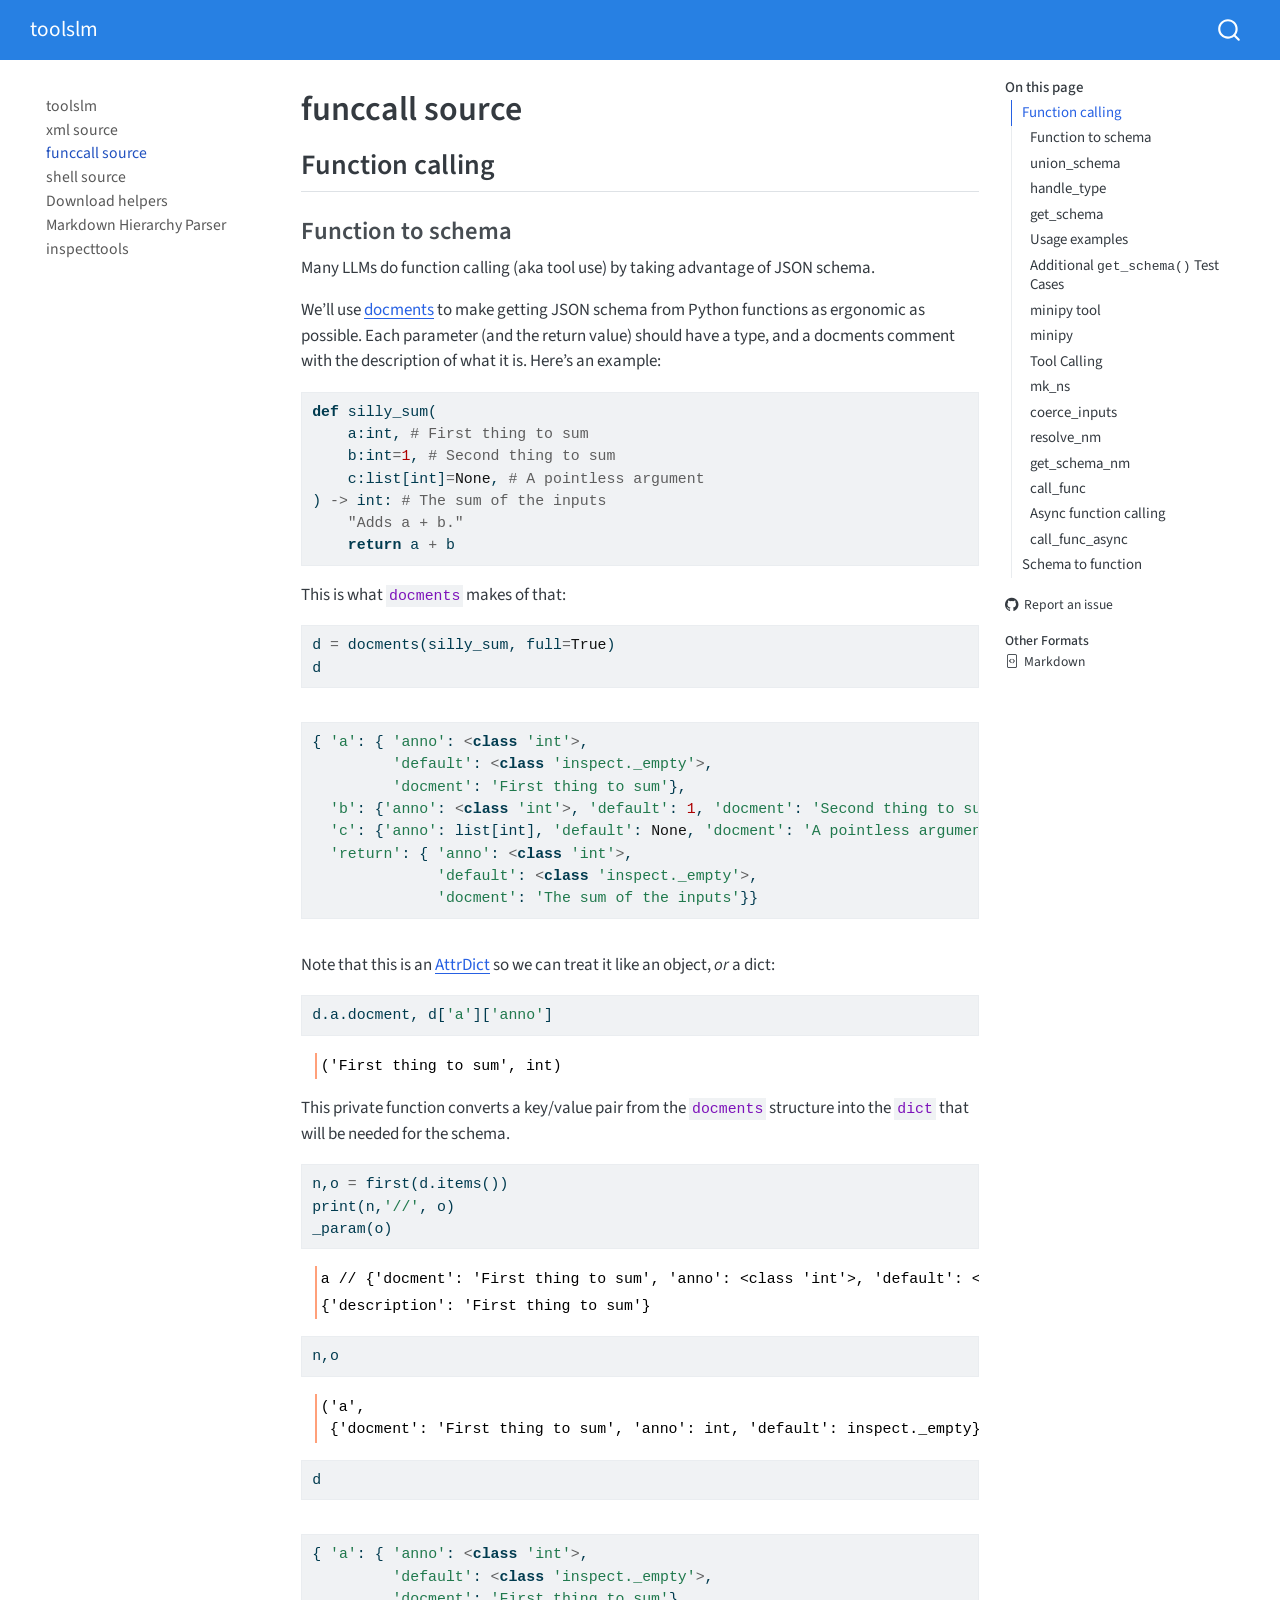
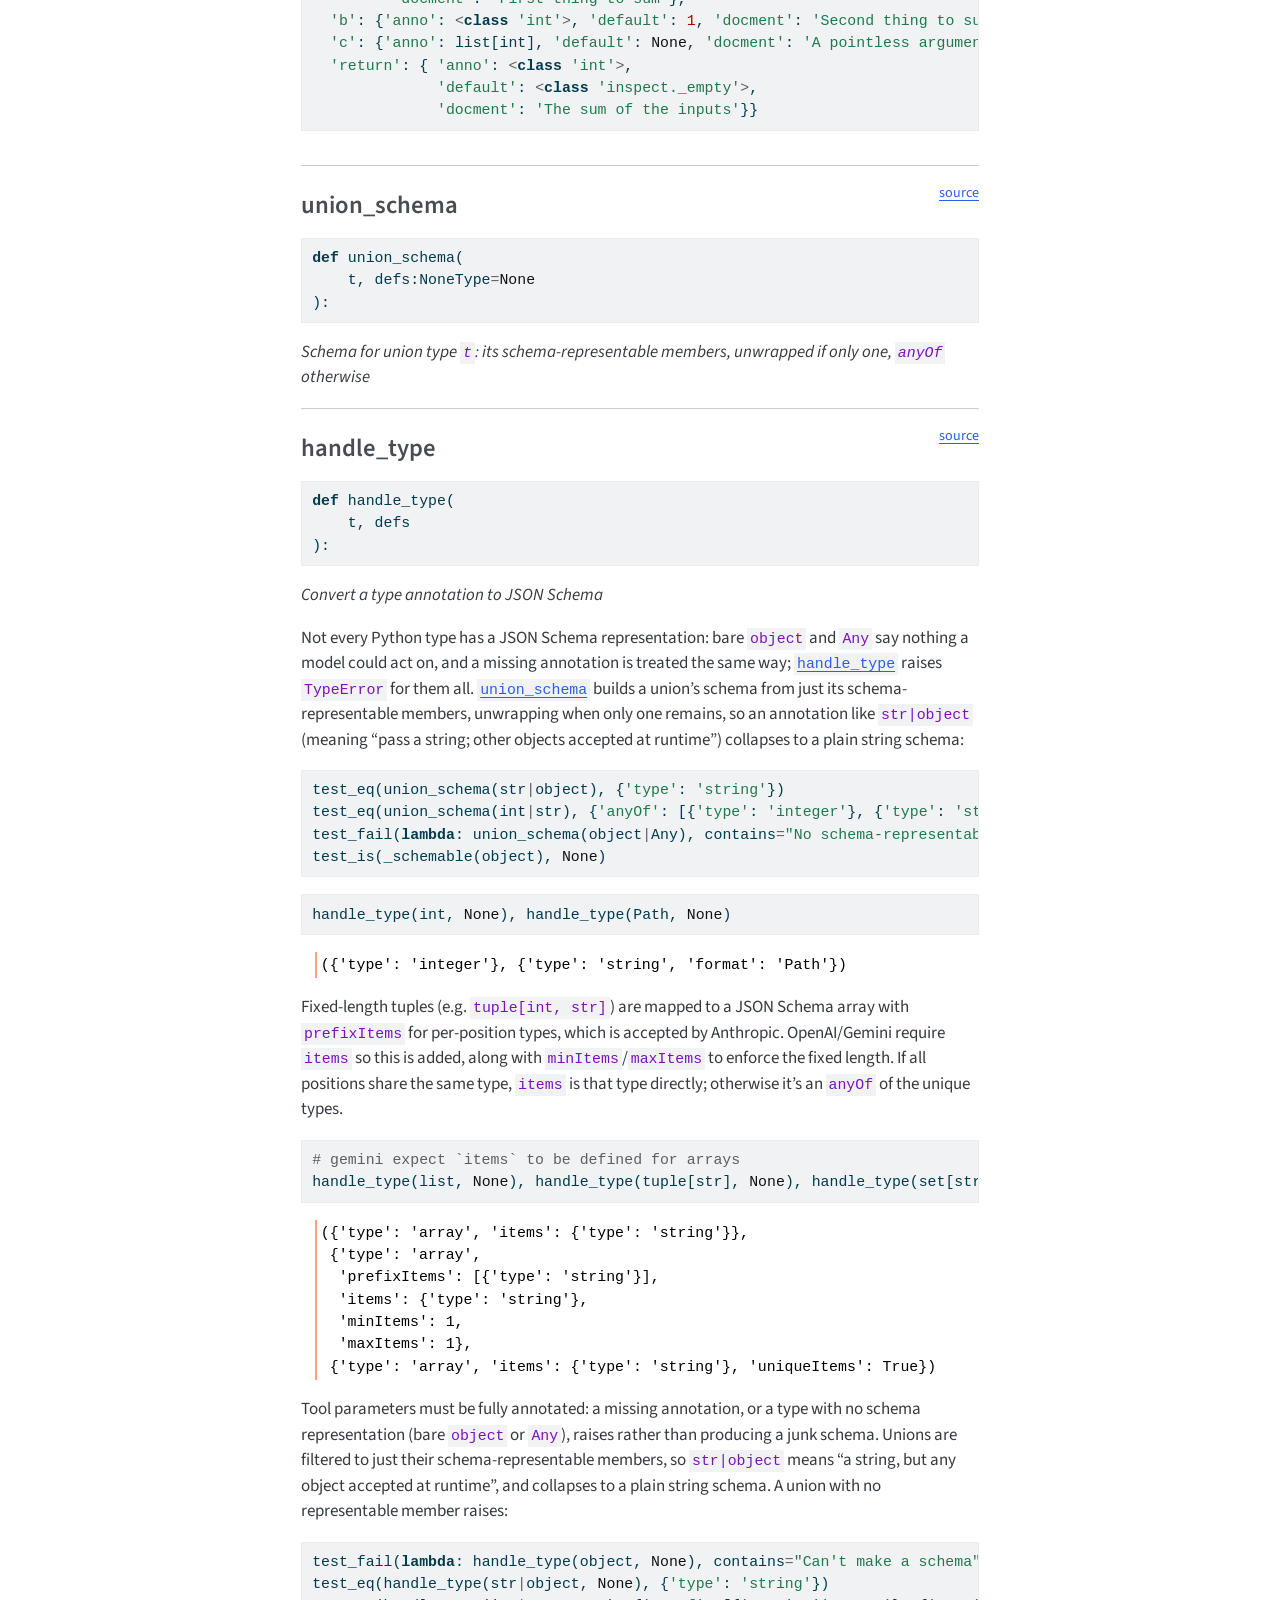
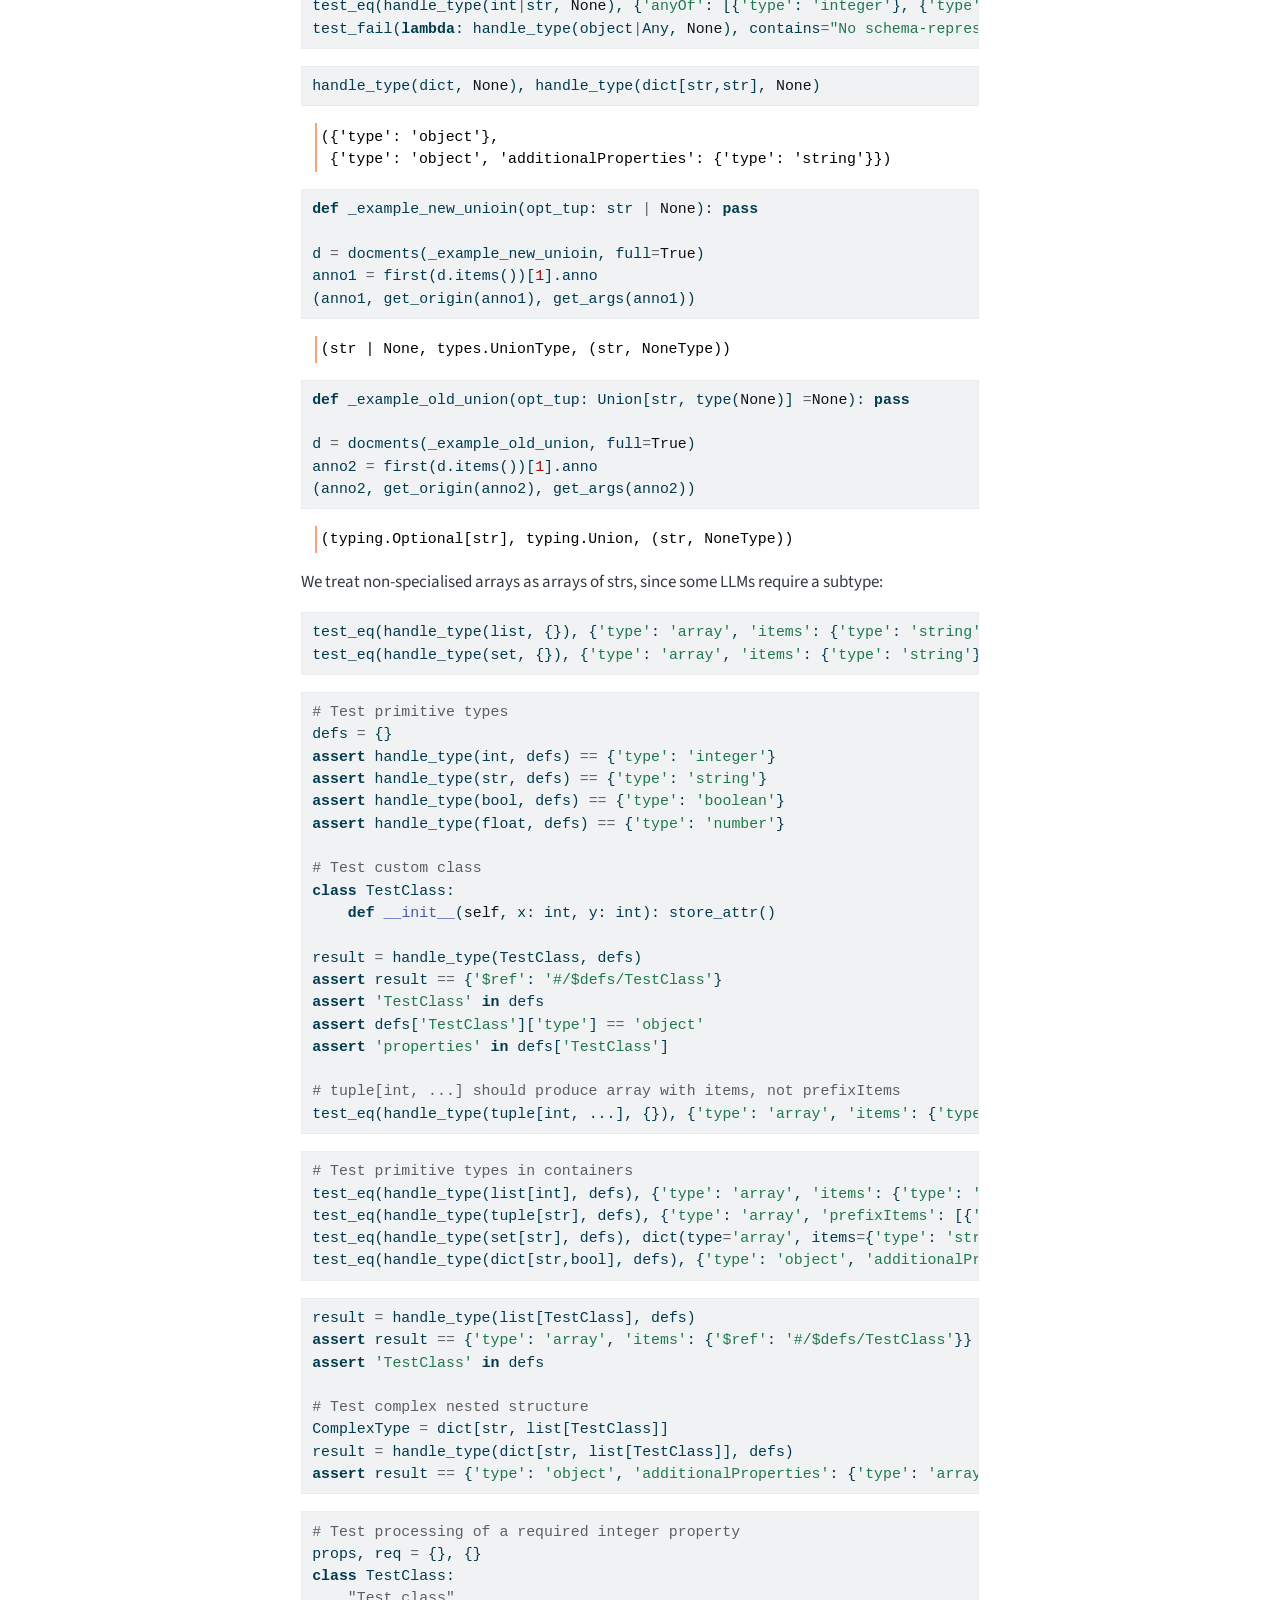
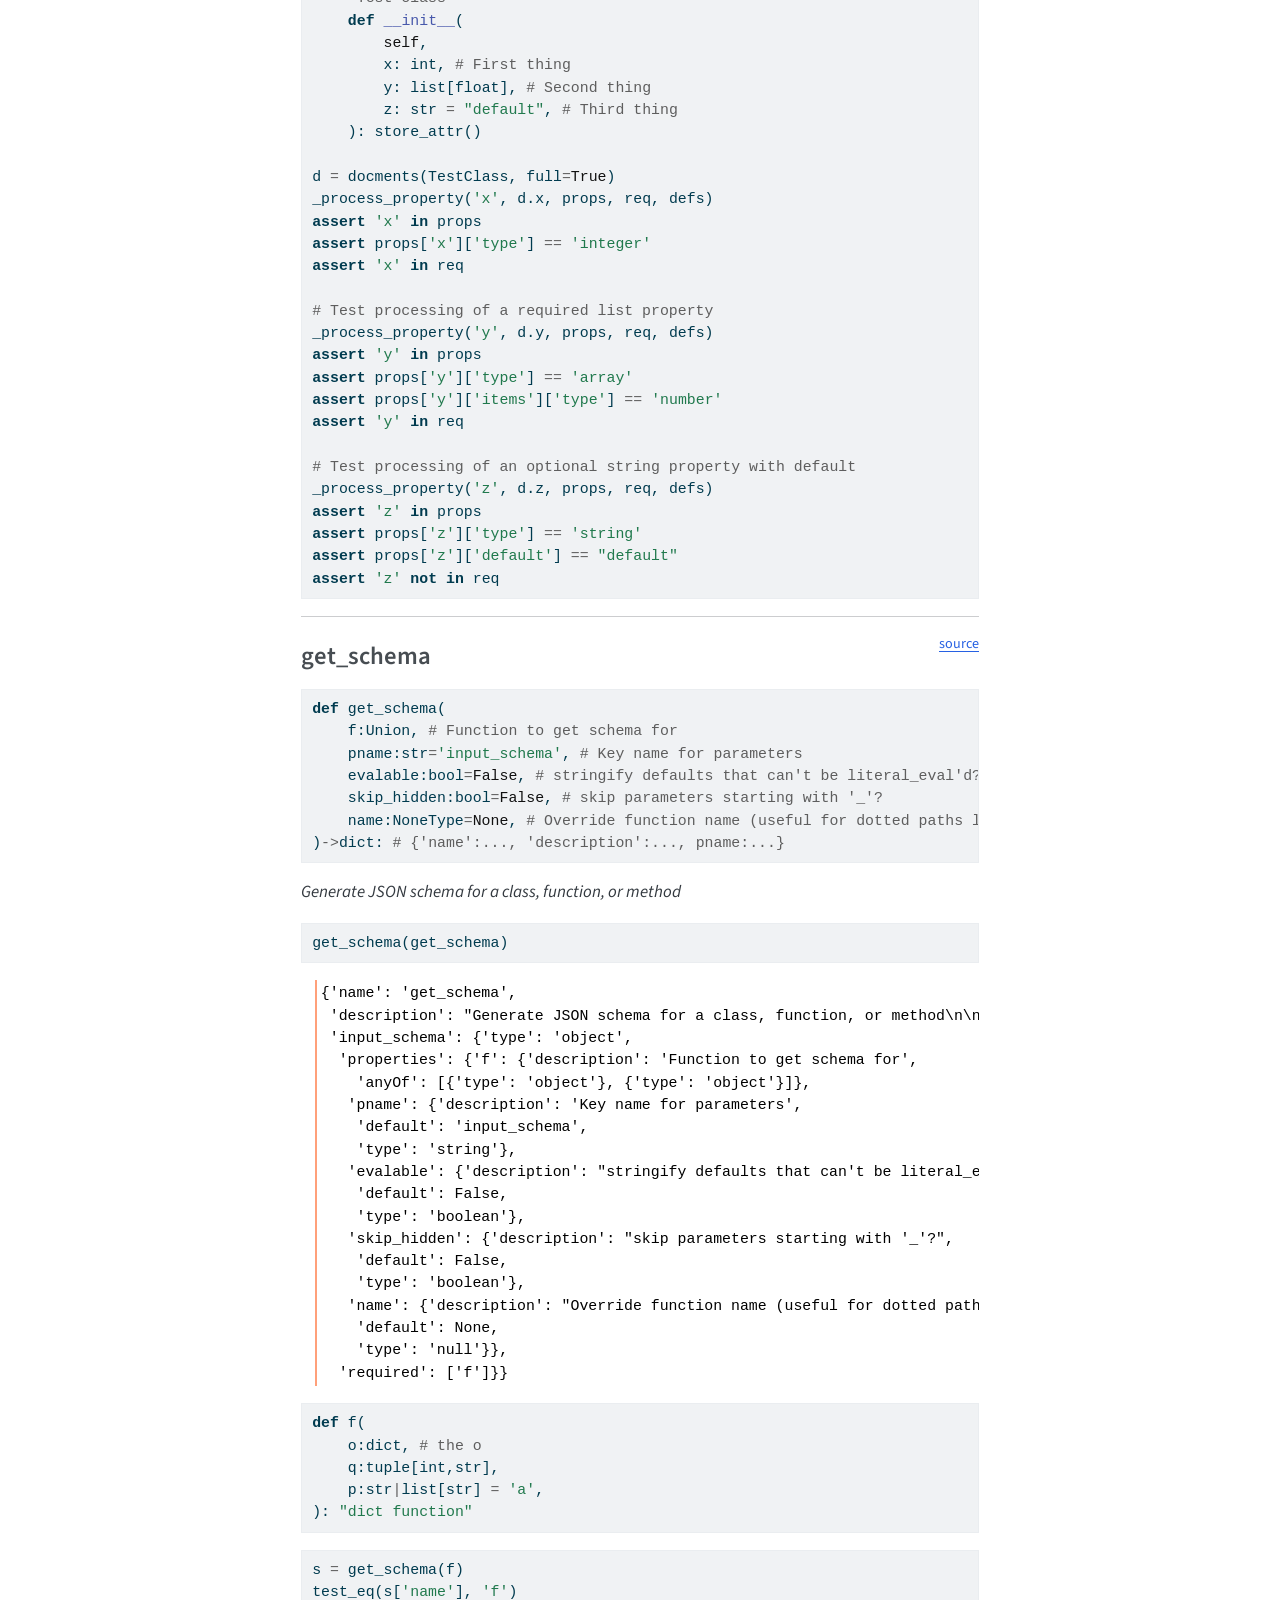
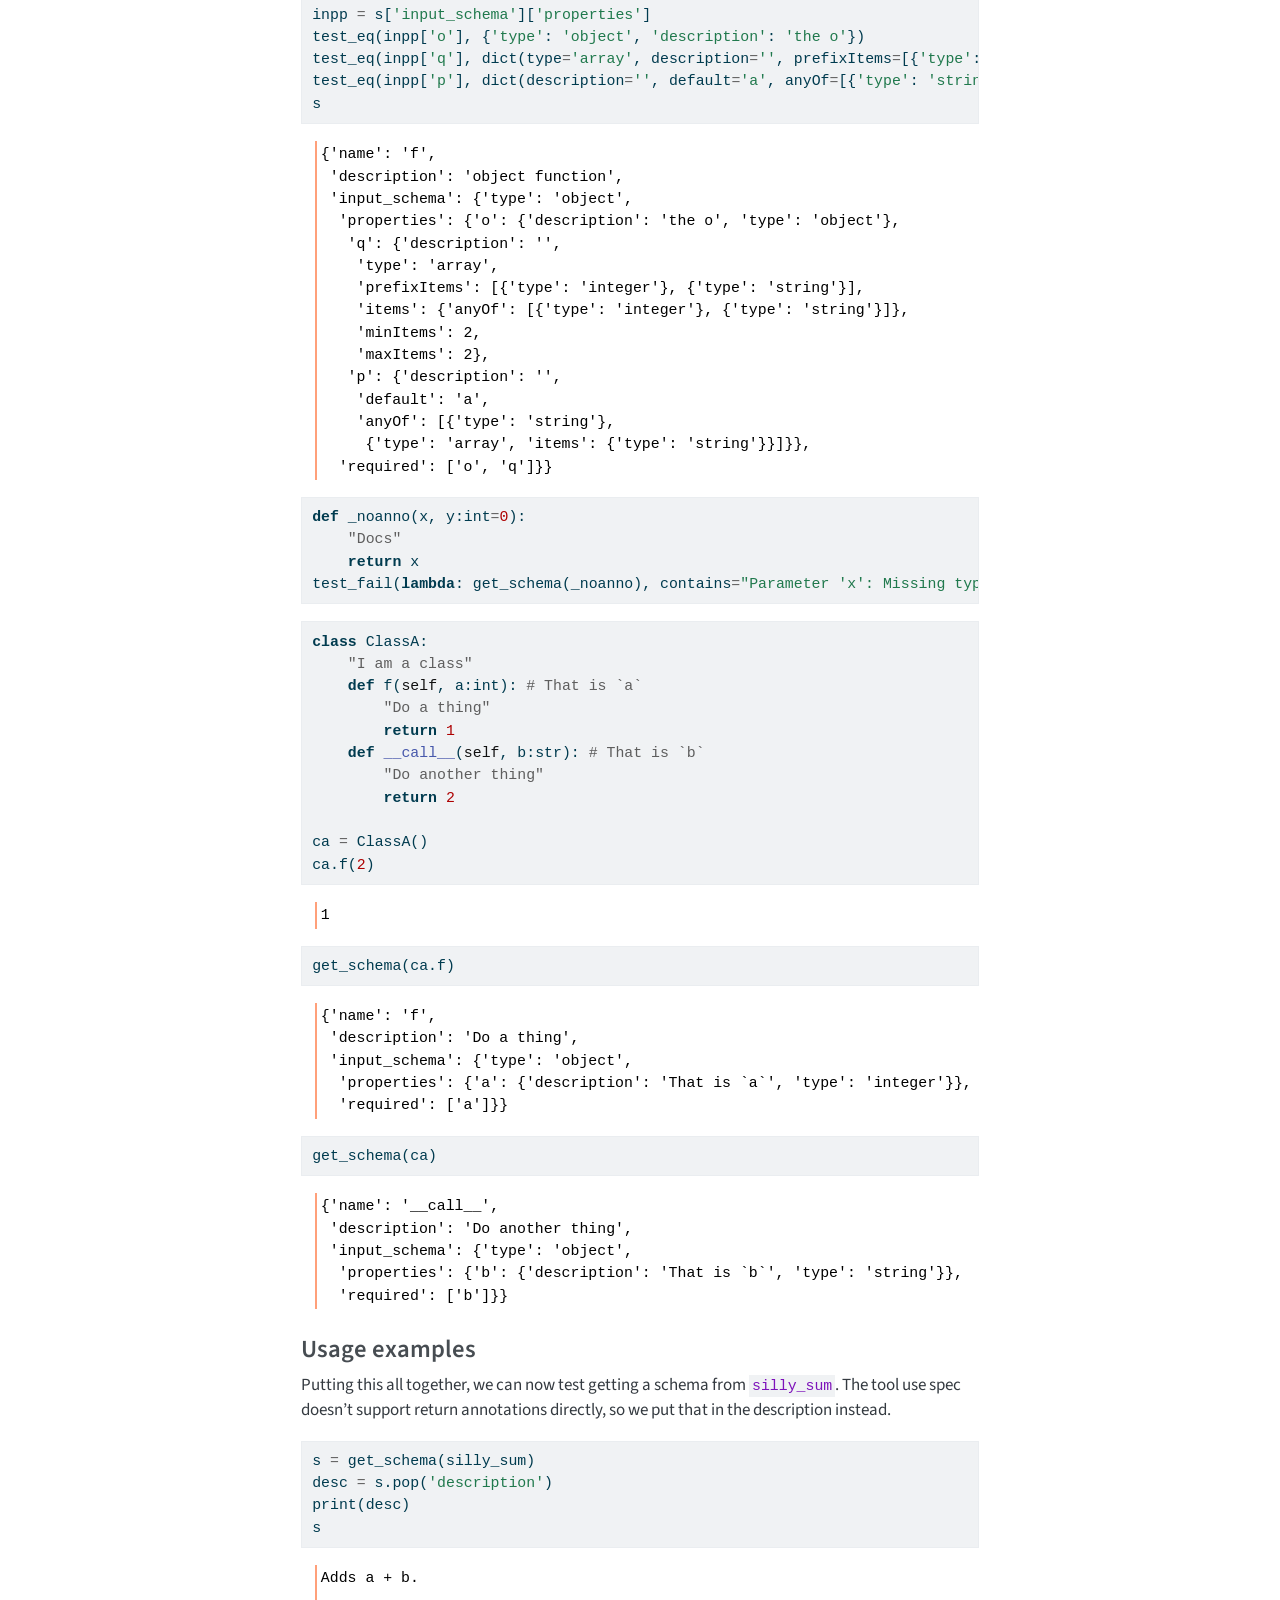
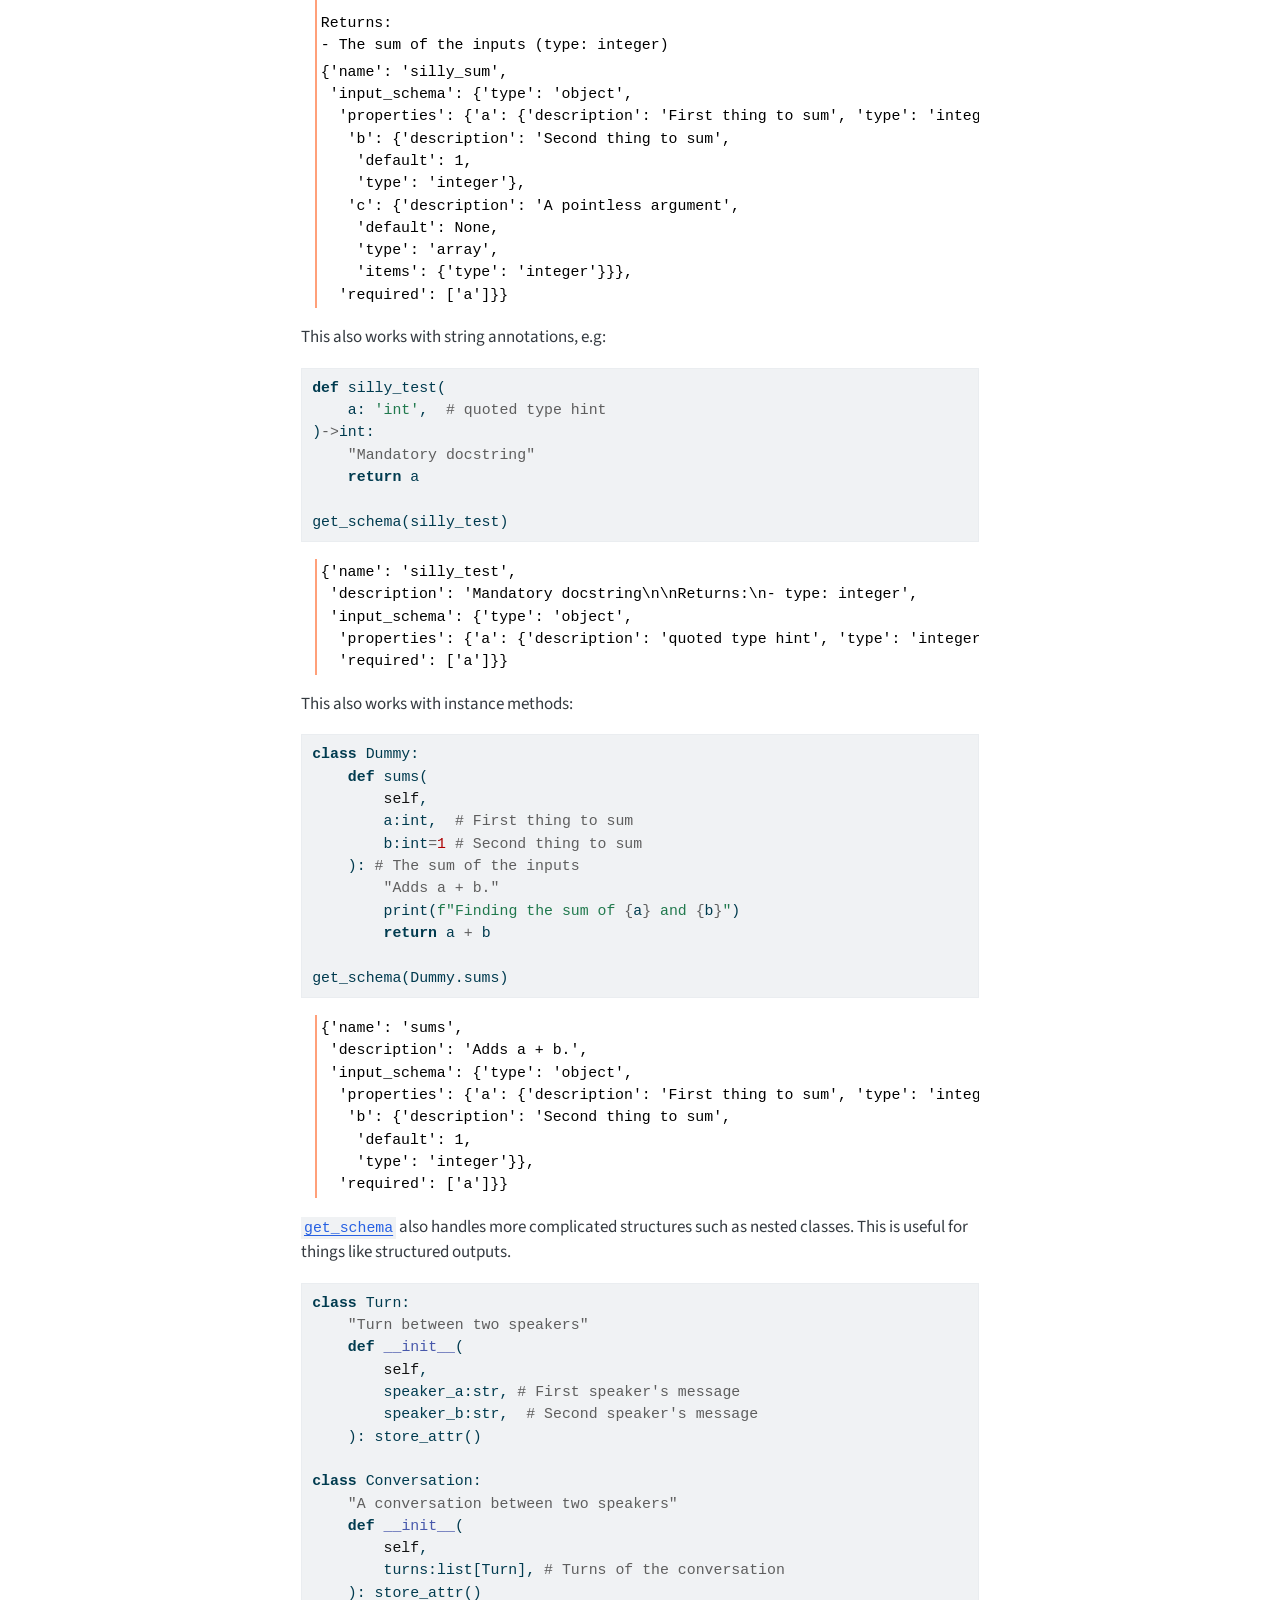
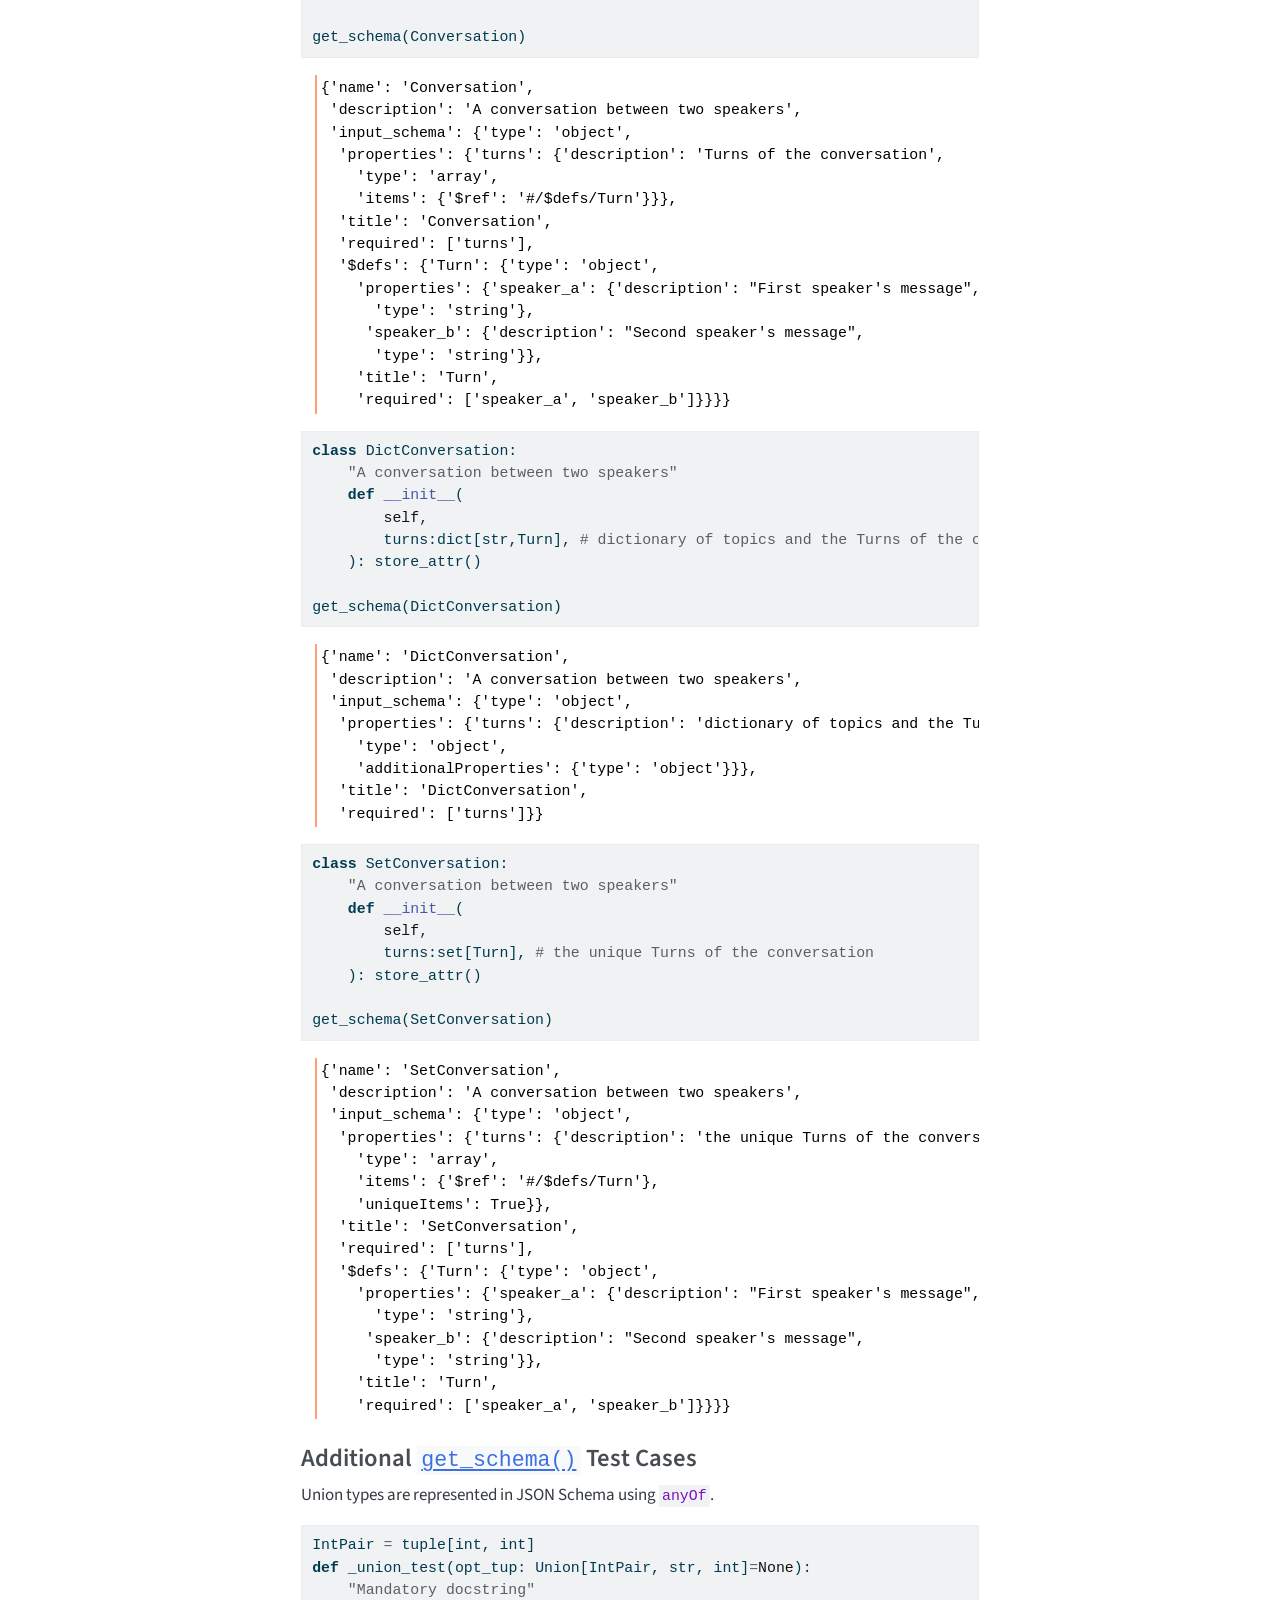
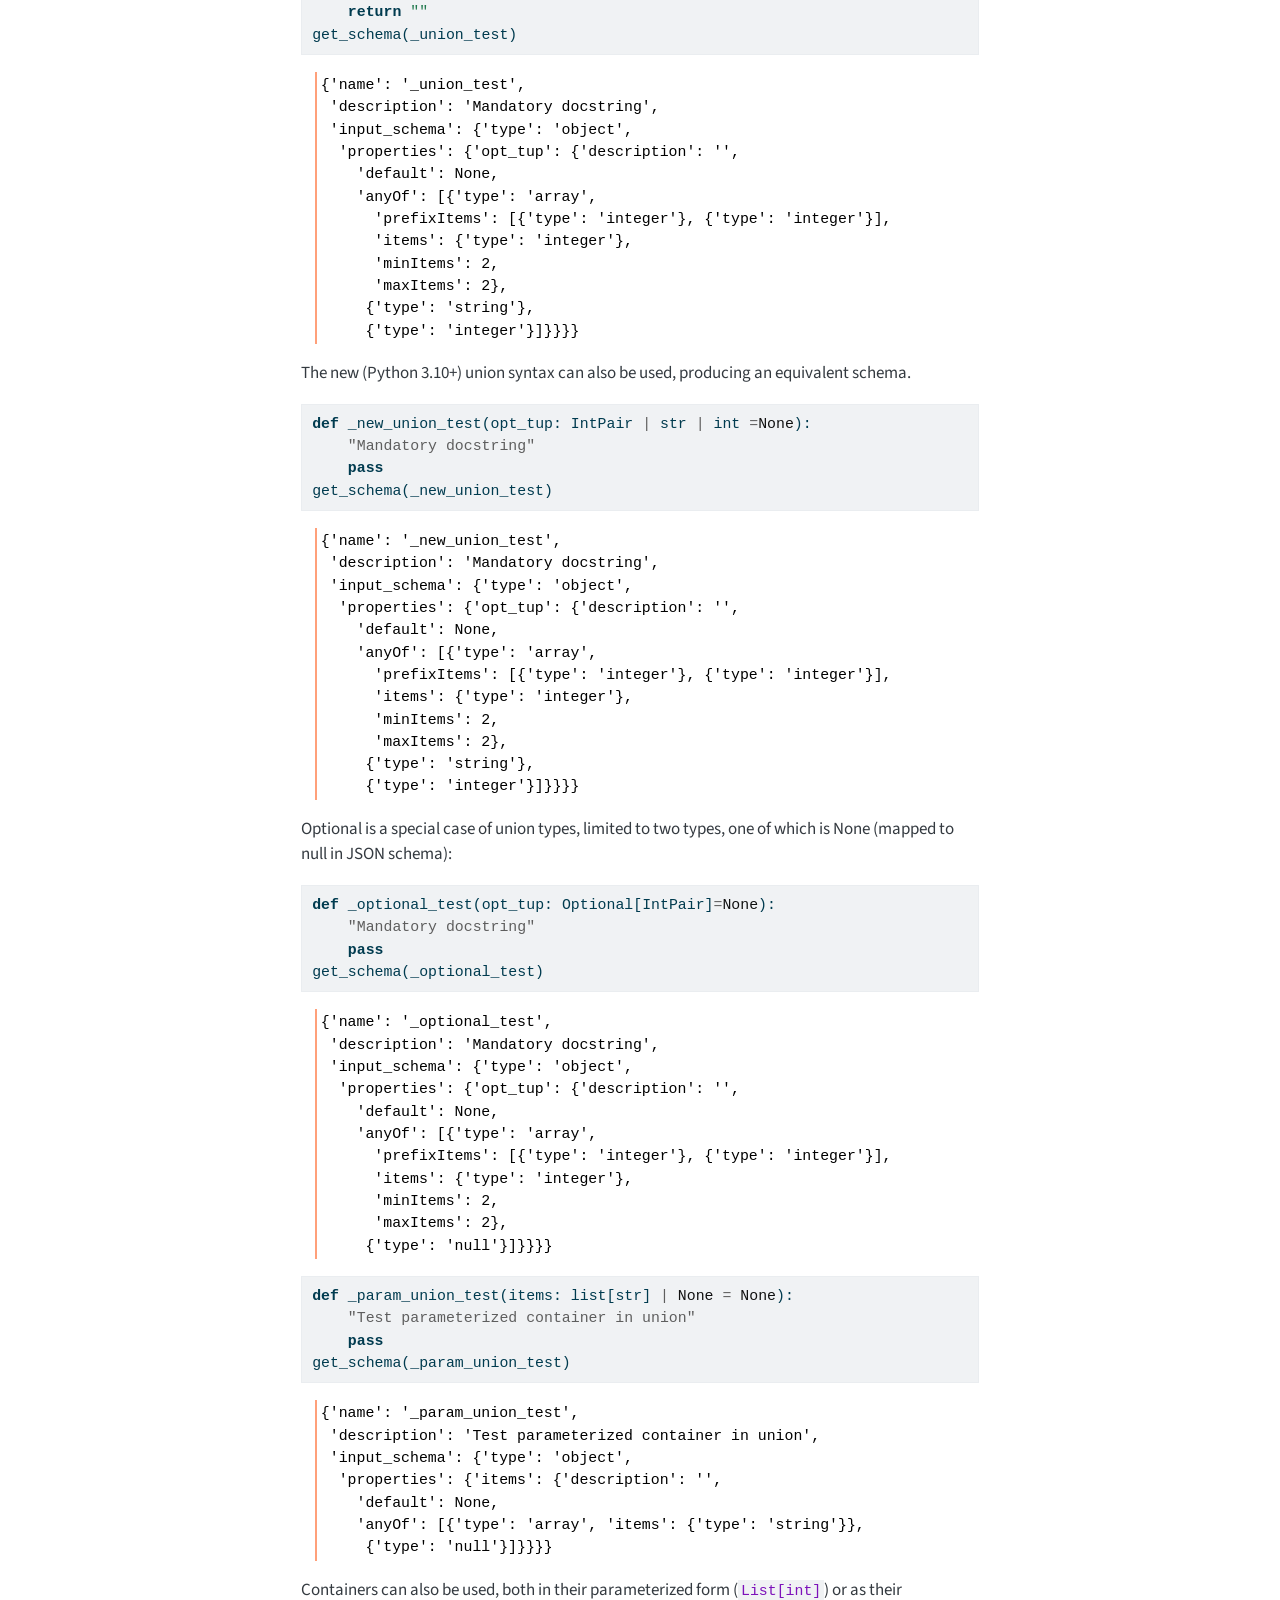
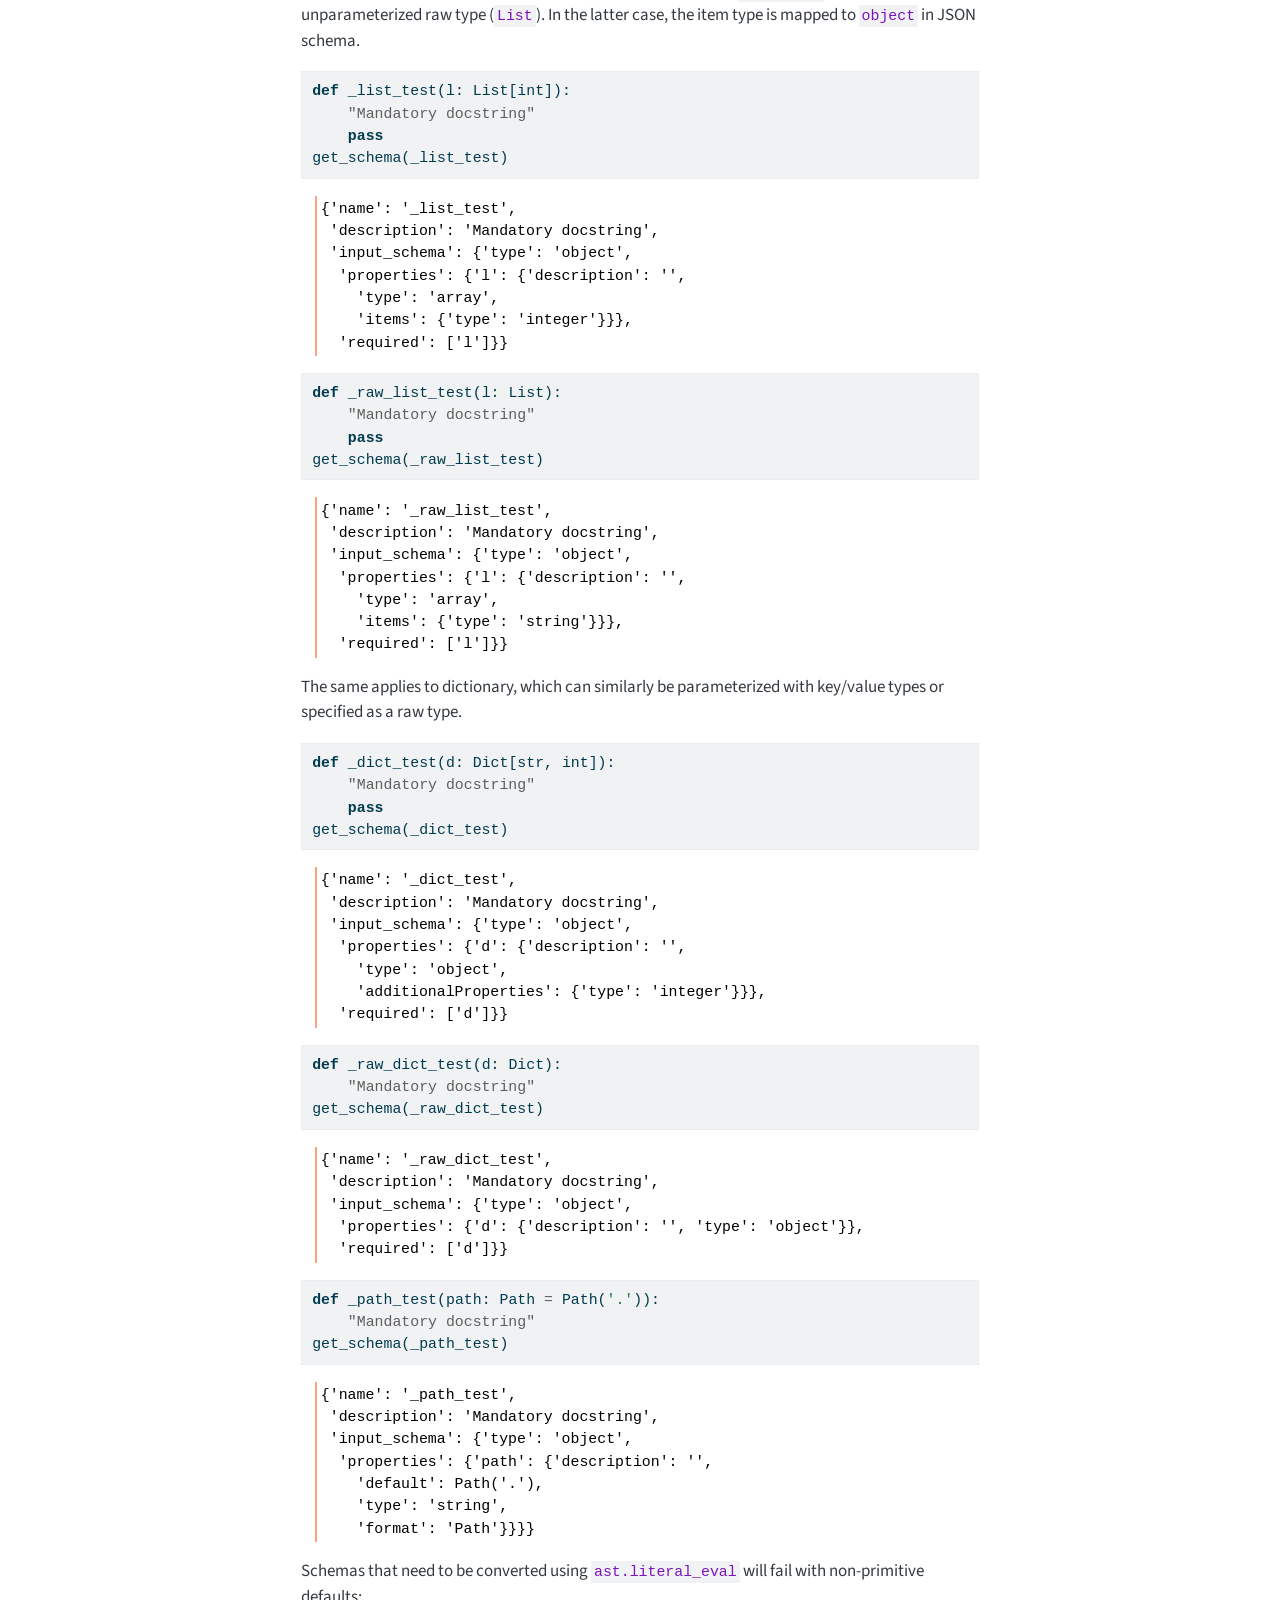
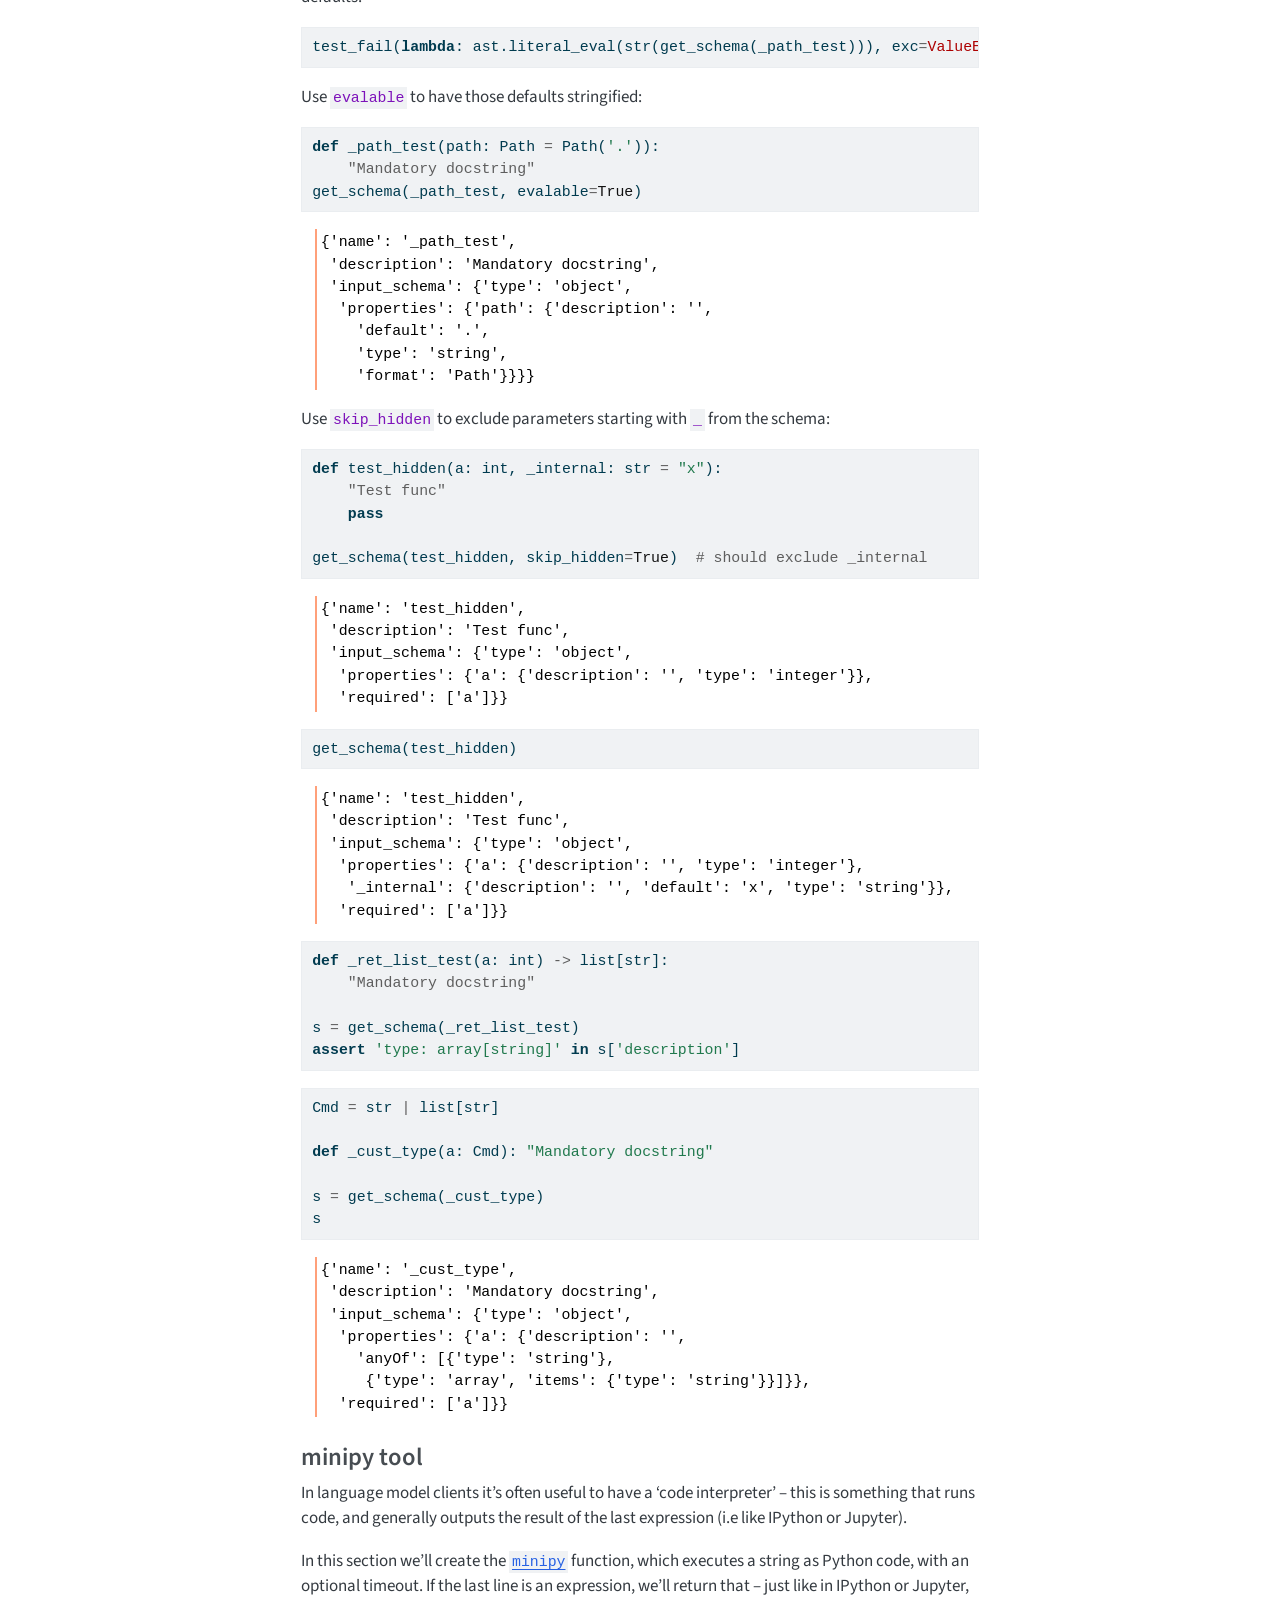
<file: funccall.html>
<!DOCTYPE html>
<html xmlns="http://www.w3.org/1999/xhtml" lang="en" xml:lang="en"><head>

<meta charset="utf-8">
<meta name="generator" content="quarto-1.9.38">

<meta name="viewport" content="width=device-width, initial-scale=1.0, user-scalable=yes">


<title>funccall source – toolslm</title>
<style>
/* Default styles provided by pandoc.
** See https://pandoc.org/MANUAL.html#variables-for-html for config info.
*/
code{white-space: pre-wrap;}
span.smallcaps{font-variant: small-caps;}
div.columns{display: flex; gap: min(4vw, 1.5em);}
div.column{flex: auto; overflow-x: auto;}
div.hanging-indent{margin-left: 1.5em; text-indent: -1.5em;}
ul.task-list{list-style: none;}
ul.task-list li input[type="checkbox"] {
  width: 0.8em;
  margin: 0 0.8em 0.2em -1em; /* quarto-specific, see https://github.com/quarto-dev/quarto-cli/issues/4556 */ 
  vertical-align: middle;
}
/* CSS for syntax highlighting */
html { -webkit-text-size-adjust: 100%; }
pre > code.sourceCode { white-space: pre; position: relative; }
pre > code.sourceCode > span { display: inline-block; line-height: 1.25; }
pre > code.sourceCode > span:empty { height: 1.2em; }
.sourceCode { overflow: visible; }
code.sourceCode > span { color: inherit; text-decoration: inherit; }
div.sourceCode { margin: 1em 0; }
pre.sourceCode { margin: 0; }
@media screen {
div.sourceCode { overflow: auto; }
}
@media print {
pre > code.sourceCode { white-space: pre-wrap; }
pre > code.sourceCode > span { text-indent: -5em; padding-left: 5em; }
}
pre.numberSource code
  { counter-reset: source-line 0; }
pre.numberSource code > span
  { position: relative; left: -4em; counter-increment: source-line; }
pre.numberSource code > span > a:first-child::before
  { content: counter(source-line);
    position: relative; left: -1em; text-align: right; vertical-align: baseline;
    border: none; display: inline-block;
    -webkit-touch-callout: none; -webkit-user-select: none;
    -khtml-user-select: none; -moz-user-select: none;
    -ms-user-select: none; user-select: none;
    padding: 0 4px; width: 4em;
  }
pre.numberSource { margin-left: 3em;  padding-left: 4px; }
div.sourceCode
  {   }
@media screen {
pre > code.sourceCode > span > a:first-child::before { text-decoration: underline; }
}
</style>


<script src="site_libs/quarto-nav/quarto-nav.js"></script>
<script src="site_libs/quarto-nav/headroom.min.js"></script>
<script src="site_libs/clipboard/clipboard.min.js"></script>
<script src="site_libs/quarto-search/autocomplete.umd.js"></script>
<script src="site_libs/quarto-search/fuse.min.js"></script>
<script src="site_libs/quarto-search/quarto-search.js"></script>
<meta name="quarto:offset" content="./">
<script src="site_libs/quarto-html/quarto.js" type="module"></script>
<script src="site_libs/quarto-html/tabsets/tabsets.js" type="module"></script>
<script src="site_libs/quarto-html/popper.min.js"></script>
<script src="site_libs/quarto-html/tippy.umd.min.js"></script>
<script src="site_libs/quarto-html/anchor.min.js"></script>
<link href="site_libs/quarto-html/tippy.css" rel="stylesheet">
<link href="site_libs/quarto-html/quarto-syntax-highlighting-15634bcf2e68342d4ad2dfa704d543f6.css" rel="stylesheet" id="quarto-text-highlighting-styles">
<script src="site_libs/bootstrap/bootstrap.min.js"></script>
<link href="site_libs/bootstrap/bootstrap-icons.css" rel="stylesheet">
<link href="site_libs/bootstrap/bootstrap-b38bfc58f0732c5acf3d85c920ebea91.min.css" rel="stylesheet" append-hash="true" id="quarto-bootstrap" data-mode="light">
<script id="quarto-search-options" type="application/json">{
  "location": "navbar",
  "copy-button": false,
  "collapse-after": 3,
  "panel-placement": "end",
  "type": "overlay",
  "limit": 50,
  "keyboard-shortcut": [
    "f",
    "/",
    "s"
  ],
  "show-item-context": false,
  "language": {
    "search-no-results-text": "No results",
    "search-matching-documents-text": "matching documents",
    "search-copy-link-title": "Copy link to search",
    "search-hide-matches-text": "Hide additional matches",
    "search-more-match-text": "more match in this document",
    "search-more-matches-text": "more matches in this document",
    "search-clear-button-title": "Clear",
    "search-text-placeholder": "",
    "search-detached-cancel-button-title": "Cancel",
    "search-submit-button-title": "Submit",
    "search-label": "Search"
  }
}</script>


<link rel="stylesheet" href="styles.css">
<meta property="og:title" content="funccall source – toolslm">
<meta property="og:description" content="Tools to make language models a bit easier to use">
<meta property="og:site_name" content="toolslm">
<meta name="twitter:title" content="funccall source – toolslm">
<meta name="twitter:description" content="Tools to make language models a bit easier to use">
<meta name="twitter:card" content="summary">
</head>

<body class="nav-sidebar floating nav-fixed quarto-light">

<div id="quarto-search-results"></div>
  <header id="quarto-header" class="headroom fixed-top">
    <nav class="navbar navbar-expand-lg " data-bs-theme="dark">
      <div class="navbar-container container-fluid">
      <div class="navbar-brand-container mx-auto">
    <a class="navbar-brand" href="./index.html">
    <span class="navbar-title">toolslm</span>
    </a>
  </div>
        <div class="quarto-navbar-tools tools-end">
</div>
          <div id="quarto-search" class="" title="Search"></div>
      </div> <!-- /container-fluid -->
    </nav>
  <nav class="quarto-secondary-nav">
    <div class="container-fluid d-flex">
      <button type="button" class="quarto-btn-toggle btn" data-bs-toggle="collapse" role="button" data-bs-target=".quarto-sidebar-collapse-item" aria-controls="quarto-sidebar" aria-expanded="false" aria-label="Toggle sidebar navigation" onclick="if (window.quartoToggleHeadroom) { window.quartoToggleHeadroom(); }">
        <i class="bi bi-layout-text-sidebar-reverse"></i>
      </button>
        <nav class="quarto-page-breadcrumbs" aria-label="breadcrumb"><ol class="breadcrumb"><li class="breadcrumb-item"><a href="./funccall.html">funccall source</a></li></ol></nav>
        <a class="flex-grow-1" role="navigation" data-bs-toggle="collapse" data-bs-target=".quarto-sidebar-collapse-item" aria-controls="quarto-sidebar" aria-expanded="false" aria-label="Toggle sidebar navigation" onclick="if (window.quartoToggleHeadroom) { window.quartoToggleHeadroom(); }">      
        </a>
    </div>
  </nav>
</header>
<!-- content -->
<div id="quarto-content" class="quarto-container page-columns page-rows-contents page-layout-article page-navbar">
<!-- sidebar -->
  <nav id="quarto-sidebar" class="sidebar collapse collapse-horizontal quarto-sidebar-collapse-item sidebar-navigation floating overflow-auto">
    <div class="sidebar-menu-container"> 
    <ul class="list-unstyled mt-1">
        <li class="sidebar-item">
  <div class="sidebar-item-container"> 
  <a href="./index.html" class="sidebar-item-text sidebar-link">
 <span class="menu-text">toolslm</span></a>
  </div>
</li>
        <li class="sidebar-item">
  <div class="sidebar-item-container"> 
  <a href="./xml.html" class="sidebar-item-text sidebar-link">
 <span class="menu-text">xml source</span></a>
  </div>
</li>
        <li class="sidebar-item">
  <div class="sidebar-item-container"> 
  <a href="./funccall.html" class="sidebar-item-text sidebar-link active">
 <span class="menu-text">funccall source</span></a>
  </div>
</li>
        <li class="sidebar-item">
  <div class="sidebar-item-container"> 
  <a href="./shell.html" class="sidebar-item-text sidebar-link">
 <span class="menu-text">shell source</span></a>
  </div>
</li>
        <li class="sidebar-item">
  <div class="sidebar-item-container"> 
  <a href="./download.html" class="sidebar-item-text sidebar-link">
 <span class="menu-text">Download helpers</span></a>
  </div>
</li>
        <li class="sidebar-item">
  <div class="sidebar-item-container"> 
  <a href="./md_hier.html" class="sidebar-item-text sidebar-link">
 <span class="menu-text">Markdown Hierarchy Parser</span></a>
  </div>
</li>
        <li class="sidebar-item">
  <div class="sidebar-item-container"> 
  <a href="./inspecttools.html" class="sidebar-item-text sidebar-link">
 <span class="menu-text">inspecttools</span></a>
  </div>
</li>
    </ul>
    </div>
</nav>
<div id="quarto-sidebar-glass" class="quarto-sidebar-collapse-item" data-bs-toggle="collapse" data-bs-target=".quarto-sidebar-collapse-item"></div>
<!-- margin-sidebar -->
    <div id="quarto-margin-sidebar" class="sidebar margin-sidebar">
        <nav id="TOC" role="doc-toc" class="toc-active">
    <h2 id="toc-title">On this page</h2>
   
  <ul>
  <li><a href="#function-calling" id="toc-function-calling" class="nav-link active" data-scroll-target="#function-calling">Function calling</a>
  <ul class="collapse">
  <li><a href="#function-to-schema" id="toc-function-to-schema" class="nav-link" data-scroll-target="#function-to-schema">Function to schema</a></li>
  <li><a href="#union_schema" id="toc-union_schema" class="nav-link" data-scroll-target="#union_schema">union_schema</a></li>
  <li><a href="#handle_type" id="toc-handle_type" class="nav-link" data-scroll-target="#handle_type">handle_type</a></li>
  <li><a href="#get_schema" id="toc-get_schema" class="nav-link" data-scroll-target="#get_schema">get_schema</a></li>
  <li><a href="#usage-examples" id="toc-usage-examples" class="nav-link" data-scroll-target="#usage-examples">Usage examples</a></li>
  <li><a href="#additional-get_schema-test-cases" id="toc-additional-get_schema-test-cases" class="nav-link" data-scroll-target="#additional-get_schema-test-cases">Additional <code>get_schema()</code> Test Cases</a></li>
  <li><a href="#minipy-tool" id="toc-minipy-tool" class="nav-link" data-scroll-target="#minipy-tool">minipy tool</a></li>
  <li><a href="#minipy" id="toc-minipy" class="nav-link" data-scroll-target="#minipy">minipy</a></li>
  <li><a href="#tool-calling" id="toc-tool-calling" class="nav-link" data-scroll-target="#tool-calling">Tool Calling</a></li>
  <li><a href="#mk_ns" id="toc-mk_ns" class="nav-link" data-scroll-target="#mk_ns">mk_ns</a></li>
  <li><a href="#coerce_inputs" id="toc-coerce_inputs" class="nav-link" data-scroll-target="#coerce_inputs">coerce_inputs</a></li>
  <li><a href="#resolve_nm" id="toc-resolve_nm" class="nav-link" data-scroll-target="#resolve_nm">resolve_nm</a></li>
  <li><a href="#get_schema_nm" id="toc-get_schema_nm" class="nav-link" data-scroll-target="#get_schema_nm">get_schema_nm</a></li>
  <li><a href="#call_func" id="toc-call_func" class="nav-link" data-scroll-target="#call_func">call_func</a></li>
  <li><a href="#async-function-calling" id="toc-async-function-calling" class="nav-link" data-scroll-target="#async-function-calling">Async function calling</a></li>
  <li><a href="#call_func_async" id="toc-call_func_async" class="nav-link" data-scroll-target="#call_func_async">call_func_async</a></li>
  </ul></li>
  <li><a href="#schema-to-function" id="toc-schema-to-function" class="nav-link" data-scroll-target="#schema-to-function">Schema to function</a>
  <ul class="collapse">
  <li><a href="#mk_param" id="toc-mk_param" class="nav-link" data-scroll-target="#mk_param">mk_param</a></li>
  <li><a href="#schema2sig" id="toc-schema2sig" class="nav-link" data-scroll-target="#schema2sig">schema2sig</a></li>
  <li><a href="#mk_tool" id="toc-mk_tool" class="nav-link" data-scroll-target="#mk_tool">mk_tool</a></li>
  </ul></li>
  </ul>
<div class="toc-actions"><ul><li><a href="https://github.com/AnswerDotAI/toolslm/issues/new" class="toc-action"><i class="bi bi-github"></i>Report an issue</a></li></ul></div><div class="quarto-alternate-formats"><h2>Other Formats</h2><ul><li><a href="funccall.html.md"><i class="bi bi-file-code"></i>Markdown</a></li></ul></div></nav>
    </div>
<!-- main -->
<main class="content" id="quarto-document-content">

<header id="title-block-header" class="quarto-title-block default">
<div class="quarto-title">
<h1 class="title">funccall source</h1>
</div>



<div class="quarto-title-meta">

    
  
    
  </div>
  


</header>


<!-- WARNING: THIS FILE WAS AUTOGENERATED! DO NOT EDIT! -->
<section id="function-calling" class="level2">
<h2 class="anchored" data-anchor-id="function-calling">Function calling</h2>
<section id="function-to-schema" class="level3">
<h3 class="anchored" data-anchor-id="function-to-schema">Function to schema</h3>
<p>Many LLMs do function calling (aka tool use) by taking advantage of JSON schema.</p>
<p>We’ll use <a href="https://fastcore.fast.ai/docments.html">docments</a> to make getting JSON schema from Python functions as ergonomic as possible. Each parameter (and the return value) should have a type, and a docments comment with the description of what it is. Here’s an example:</p>
<div id="4a017af1" class="cell">
<div class="code-copy-outer-scaffold"><div class="sourceCode cell-code" id="cb1"><pre class="sourceCode python code-with-copy"><code class="sourceCode python"><span id="cb1-1"><a href="#cb1-1" aria-hidden="true" tabindex="-1"></a><span class="kw">def</span> silly_sum(</span>
<span id="cb1-2"><a href="#cb1-2" aria-hidden="true" tabindex="-1"></a>    a:<span class="bu">int</span>, <span class="co"># First thing to sum</span></span>
<span id="cb1-3"><a href="#cb1-3" aria-hidden="true" tabindex="-1"></a>    b:<span class="bu">int</span><span class="op">=</span><span class="dv">1</span>, <span class="co"># Second thing to sum</span></span>
<span id="cb1-4"><a href="#cb1-4" aria-hidden="true" tabindex="-1"></a>    c:<span class="bu">list</span>[<span class="bu">int</span>]<span class="op">=</span><span class="va">None</span>, <span class="co"># A pointless argument</span></span>
<span id="cb1-5"><a href="#cb1-5" aria-hidden="true" tabindex="-1"></a>) <span class="op">-&gt;</span> <span class="bu">int</span>: <span class="co"># The sum of the inputs</span></span>
<span id="cb1-6"><a href="#cb1-6" aria-hidden="true" tabindex="-1"></a>    <span class="co">"Adds a + b."</span></span>
<span id="cb1-7"><a href="#cb1-7" aria-hidden="true" tabindex="-1"></a>    <span class="cf">return</span> a <span class="op">+</span> b</span></code></pre></div><button title="Copy to Clipboard" class="code-copy-button"><i class="bi"></i></button></div>
</div>
<p>This is what <code>docments</code> makes of that:</p>
<div id="b3f2ebcf" class="cell">
<div class="code-copy-outer-scaffold"><div class="sourceCode cell-code" id="cb2"><pre class="sourceCode python code-with-copy"><code class="sourceCode python"><span id="cb2-1"><a href="#cb2-1" aria-hidden="true" tabindex="-1"></a>d <span class="op">=</span> docments(silly_sum, full<span class="op">=</span><span class="va">True</span>)</span>
<span id="cb2-2"><a href="#cb2-2" aria-hidden="true" tabindex="-1"></a>d</span></code></pre></div><button title="Copy to Clipboard" class="code-copy-button"><i class="bi"></i></button></div>
<div class="cell-output cell-output-display cell-output-markdown">
<div class="code-copy-outer-scaffold"><div class="sourceCode" id="cb3"><pre class="sourceCode python code-with-copy"><code class="sourceCode python"><span id="cb3-1"><a href="#cb3-1" aria-hidden="true" tabindex="-1"></a>{ <span class="st">'a'</span>: { <span class="st">'anno'</span>: <span class="op">&lt;</span><span class="kw">class</span> <span class="st">'int'</span><span class="op">&gt;</span>,</span>
<span id="cb3-2"><a href="#cb3-2" aria-hidden="true" tabindex="-1"></a>         <span class="st">'default'</span>: <span class="op">&lt;</span><span class="kw">class</span> <span class="st">'inspect._empty'</span><span class="op">&gt;</span>,</span>
<span id="cb3-3"><a href="#cb3-3" aria-hidden="true" tabindex="-1"></a>         <span class="st">'docment'</span>: <span class="st">'First thing to sum'</span>},</span>
<span id="cb3-4"><a href="#cb3-4" aria-hidden="true" tabindex="-1"></a>  <span class="st">'b'</span>: {<span class="st">'anno'</span>: <span class="op">&lt;</span><span class="kw">class</span> <span class="st">'int'</span><span class="op">&gt;</span>, <span class="st">'default'</span>: <span class="dv">1</span>, <span class="st">'docment'</span>: <span class="st">'Second thing to sum'</span>},</span>
<span id="cb3-5"><a href="#cb3-5" aria-hidden="true" tabindex="-1"></a>  <span class="st">'c'</span>: {<span class="st">'anno'</span>: <span class="bu">list</span>[<span class="bu">int</span>], <span class="st">'default'</span>: <span class="va">None</span>, <span class="st">'docment'</span>: <span class="st">'A pointless argument'</span>},</span>
<span id="cb3-6"><a href="#cb3-6" aria-hidden="true" tabindex="-1"></a>  <span class="st">'return'</span>: { <span class="st">'anno'</span>: <span class="op">&lt;</span><span class="kw">class</span> <span class="st">'int'</span><span class="op">&gt;</span>,</span>
<span id="cb3-7"><a href="#cb3-7" aria-hidden="true" tabindex="-1"></a>              <span class="st">'default'</span>: <span class="op">&lt;</span><span class="kw">class</span> <span class="st">'inspect._empty'</span><span class="op">&gt;</span>,</span>
<span id="cb3-8"><a href="#cb3-8" aria-hidden="true" tabindex="-1"></a>              <span class="st">'docment'</span>: <span class="st">'The sum of the inputs'</span>}}</span></code></pre></div><button title="Copy to Clipboard" class="code-copy-button"><i class="bi"></i></button></div>
</div>
</div>
<p>Note that this is an <a href="https://fastcore.fast.ai/basics.html#attrdict">AttrDict</a> so we can treat it like an object, <em>or</em> a dict:</p>
<div id="35cb279d" class="cell">
<div class="code-copy-outer-scaffold"><div class="sourceCode cell-code" id="cb4"><pre class="sourceCode python code-with-copy"><code class="sourceCode python"><span id="cb4-1"><a href="#cb4-1" aria-hidden="true" tabindex="-1"></a>d.a.docment, d[<span class="st">'a'</span>][<span class="st">'anno'</span>]</span></code></pre></div><button title="Copy to Clipboard" class="code-copy-button"><i class="bi"></i></button></div>
<div class="cell-output cell-output-display">
<pre><code>('First thing to sum', int)</code></pre>
</div>
</div>
<p>This private function converts a key/value pair from the <code>docments</code> structure into the <code>dict</code> that will be needed for the schema.</p>
<div id="2450ace6" class="cell">
<div class="code-copy-outer-scaffold"><div class="sourceCode cell-code" id="cb6"><pre class="sourceCode python code-with-copy"><code class="sourceCode python"><span id="cb6-1"><a href="#cb6-1" aria-hidden="true" tabindex="-1"></a>n,o <span class="op">=</span> first(d.items())</span>
<span id="cb6-2"><a href="#cb6-2" aria-hidden="true" tabindex="-1"></a><span class="bu">print</span>(n,<span class="st">'//'</span>, o)</span>
<span id="cb6-3"><a href="#cb6-3" aria-hidden="true" tabindex="-1"></a>_param(o)</span></code></pre></div><button title="Copy to Clipboard" class="code-copy-button"><i class="bi"></i></button></div>
<div class="cell-output cell-output-stdout">
<pre><code>a // {'docment': 'First thing to sum', 'anno': &lt;class 'int'&gt;, 'default': &lt;class 'inspect._empty'&gt;}</code></pre>
</div>
<div class="cell-output cell-output-display">
<pre><code>{'description': 'First thing to sum'}</code></pre>
</div>
</div>
<div id="00506b62" class="cell">
<div class="code-copy-outer-scaffold"><div class="sourceCode cell-code" id="cb9"><pre class="sourceCode python code-with-copy"><code class="sourceCode python"><span id="cb9-1"><a href="#cb9-1" aria-hidden="true" tabindex="-1"></a>n,o</span></code></pre></div><button title="Copy to Clipboard" class="code-copy-button"><i class="bi"></i></button></div>
<div class="cell-output cell-output-display">
<pre><code>('a',
 {'docment': 'First thing to sum', 'anno': int, 'default': inspect._empty})</code></pre>
</div>
</div>
<div id="f138ea3c" class="cell">
<div class="code-copy-outer-scaffold"><div class="sourceCode cell-code" id="cb11"><pre class="sourceCode python code-with-copy"><code class="sourceCode python"><span id="cb11-1"><a href="#cb11-1" aria-hidden="true" tabindex="-1"></a>d</span></code></pre></div><button title="Copy to Clipboard" class="code-copy-button"><i class="bi"></i></button></div>
<div class="cell-output cell-output-display cell-output-markdown">
<div class="code-copy-outer-scaffold"><div class="sourceCode" id="cb12"><pre class="sourceCode python code-with-copy"><code class="sourceCode python"><span id="cb12-1"><a href="#cb12-1" aria-hidden="true" tabindex="-1"></a>{ <span class="st">'a'</span>: { <span class="st">'anno'</span>: <span class="op">&lt;</span><span class="kw">class</span> <span class="st">'int'</span><span class="op">&gt;</span>,</span>
<span id="cb12-2"><a href="#cb12-2" aria-hidden="true" tabindex="-1"></a>         <span class="st">'default'</span>: <span class="op">&lt;</span><span class="kw">class</span> <span class="st">'inspect._empty'</span><span class="op">&gt;</span>,</span>
<span id="cb12-3"><a href="#cb12-3" aria-hidden="true" tabindex="-1"></a>         <span class="st">'docment'</span>: <span class="st">'First thing to sum'</span>},</span>
<span id="cb12-4"><a href="#cb12-4" aria-hidden="true" tabindex="-1"></a>  <span class="st">'b'</span>: {<span class="st">'anno'</span>: <span class="op">&lt;</span><span class="kw">class</span> <span class="st">'int'</span><span class="op">&gt;</span>, <span class="st">'default'</span>: <span class="dv">1</span>, <span class="st">'docment'</span>: <span class="st">'Second thing to sum'</span>},</span>
<span id="cb12-5"><a href="#cb12-5" aria-hidden="true" tabindex="-1"></a>  <span class="st">'c'</span>: {<span class="st">'anno'</span>: <span class="bu">list</span>[<span class="bu">int</span>], <span class="st">'default'</span>: <span class="va">None</span>, <span class="st">'docment'</span>: <span class="st">'A pointless argument'</span>},</span>
<span id="cb12-6"><a href="#cb12-6" aria-hidden="true" tabindex="-1"></a>  <span class="st">'return'</span>: { <span class="st">'anno'</span>: <span class="op">&lt;</span><span class="kw">class</span> <span class="st">'int'</span><span class="op">&gt;</span>,</span>
<span id="cb12-7"><a href="#cb12-7" aria-hidden="true" tabindex="-1"></a>              <span class="st">'default'</span>: <span class="op">&lt;</span><span class="kw">class</span> <span class="st">'inspect._empty'</span><span class="op">&gt;</span>,</span>
<span id="cb12-8"><a href="#cb12-8" aria-hidden="true" tabindex="-1"></a>              <span class="st">'docment'</span>: <span class="st">'The sum of the inputs'</span>}}</span></code></pre></div><button title="Copy to Clipboard" class="code-copy-button"><i class="bi"></i></button></div>
</div>
</div>
<hr>
<p><a href="https://github.com/AnswerDotAI/toolslm/blob/main/toolslm/funccall.py#L83" target="_blank" style="float:right; font-size:smaller">source</a></p>
</section>
<section id="union_schema" class="level3">
<h3 class="anchored" data-anchor-id="union_schema">union_schema</h3>
<div class="code-copy-outer-scaffold"><div class="sourceCode" id="cb13"><pre class="sourceCode python code-with-copy"><code class="sourceCode python"><span id="cb13-1"><a href="#cb13-1" aria-hidden="true" tabindex="-1"></a><span class="kw">def</span> union_schema(</span>
<span id="cb13-2"><a href="#cb13-2" aria-hidden="true" tabindex="-1"></a>    t, defs:NoneType<span class="op">=</span><span class="va">None</span></span>
<span id="cb13-3"><a href="#cb13-3" aria-hidden="true" tabindex="-1"></a>):</span></code></pre></div><button title="Copy to Clipboard" class="code-copy-button"><i class="bi"></i></button></div>
<p><em>Schema for union type <code>t</code>: its schema-representable members, unwrapped if only one, <code>anyOf</code> otherwise</em></p>
<hr>
<p><a href="https://github.com/AnswerDotAI/toolslm/blob/main/toolslm/funccall.py#L50" target="_blank" style="float:right; font-size:smaller">source</a></p>
</section>
<section id="handle_type" class="level3">
<h3 class="anchored" data-anchor-id="handle_type">handle_type</h3>
<div class="code-copy-outer-scaffold"><div class="sourceCode" id="cb14"><pre class="sourceCode python code-with-copy"><code class="sourceCode python"><span id="cb14-1"><a href="#cb14-1" aria-hidden="true" tabindex="-1"></a><span class="kw">def</span> handle_type(</span>
<span id="cb14-2"><a href="#cb14-2" aria-hidden="true" tabindex="-1"></a>    t, defs</span>
<span id="cb14-3"><a href="#cb14-3" aria-hidden="true" tabindex="-1"></a>):</span></code></pre></div><button title="Copy to Clipboard" class="code-copy-button"><i class="bi"></i></button></div>
<p><em>Convert a type annotation to JSON Schema</em></p>
<p>Not every Python type has a JSON Schema representation: bare <code>object</code> and <code>Any</code> say nothing a model could act on, and a missing annotation is treated the same way; <a href="https://AnswerDotAI.github.io/toolslm/funccall.html#handle_type"><code>handle_type</code></a> raises <code>TypeError</code> for them all. <a href="https://AnswerDotAI.github.io/toolslm/funccall.html#union_schema"><code>union_schema</code></a> builds a union’s schema from just its schema-representable members, unwrapping when only one remains, so an annotation like <code>str|object</code> (meaning “pass a string; other objects accepted at runtime”) collapses to a plain string schema:</p>
<div id="7999acf7" class="cell">
<div class="code-copy-outer-scaffold"><div class="sourceCode cell-code" id="cb15"><pre class="sourceCode python code-with-copy"><code class="sourceCode python"><span id="cb15-1"><a href="#cb15-1" aria-hidden="true" tabindex="-1"></a>test_eq(union_schema(<span class="bu">str</span><span class="op">|</span><span class="bu">object</span>), {<span class="st">'type'</span>: <span class="st">'string'</span>})</span>
<span id="cb15-2"><a href="#cb15-2" aria-hidden="true" tabindex="-1"></a>test_eq(union_schema(<span class="bu">int</span><span class="op">|</span><span class="bu">str</span>), {<span class="st">'anyOf'</span>: [{<span class="st">'type'</span>: <span class="st">'integer'</span>}, {<span class="st">'type'</span>: <span class="st">'string'</span>}]})</span>
<span id="cb15-3"><a href="#cb15-3" aria-hidden="true" tabindex="-1"></a>test_fail(<span class="kw">lambda</span>: union_schema(<span class="bu">object</span><span class="op">|</span>Any), contains<span class="op">=</span><span class="st">"No schema-representable member"</span>)</span>
<span id="cb15-4"><a href="#cb15-4" aria-hidden="true" tabindex="-1"></a>test_is(_schemable(<span class="bu">object</span>), <span class="va">None</span>)</span></code></pre></div><button title="Copy to Clipboard" class="code-copy-button"><i class="bi"></i></button></div>
</div>
<div id="16dbf080" class="cell">
<div class="code-copy-outer-scaffold"><div class="sourceCode cell-code" id="cb16"><pre class="sourceCode python code-with-copy"><code class="sourceCode python"><span id="cb16-1"><a href="#cb16-1" aria-hidden="true" tabindex="-1"></a>handle_type(<span class="bu">int</span>, <span class="va">None</span>), handle_type(Path, <span class="va">None</span>)</span></code></pre></div><button title="Copy to Clipboard" class="code-copy-button"><i class="bi"></i></button></div>
<div class="cell-output cell-output-display">
<pre><code>({'type': 'integer'}, {'type': 'string', 'format': 'Path'})</code></pre>
</div>
</div>
<p>Fixed-length tuples (e.g.&nbsp;<code>tuple[int, str]</code>) are mapped to a JSON Schema array with <code>prefixItems</code> for per-position types, which is accepted by Anthropic. OpenAI/Gemini require <code>items</code> so this is added, along with <code>minItems</code>/<code>maxItems</code> to enforce the fixed length. If all positions share the same type, <code>items</code> is that type directly; otherwise it’s an <code>anyOf</code> of the unique types.</p>
<div id="a43e9134" class="cell">
<div class="code-copy-outer-scaffold"><div class="sourceCode cell-code" id="cb18"><pre class="sourceCode python code-with-copy"><code class="sourceCode python"><span id="cb18-1"><a href="#cb18-1" aria-hidden="true" tabindex="-1"></a><span class="co"># gemini expect `items` to be defined for arrays</span></span>
<span id="cb18-2"><a href="#cb18-2" aria-hidden="true" tabindex="-1"></a>handle_type(<span class="bu">list</span>, <span class="va">None</span>), handle_type(<span class="bu">tuple</span>[<span class="bu">str</span>], <span class="va">None</span>), handle_type(<span class="bu">set</span>[<span class="bu">str</span>], <span class="va">None</span>)</span></code></pre></div><button title="Copy to Clipboard" class="code-copy-button"><i class="bi"></i></button></div>
<div class="cell-output cell-output-display">
<pre><code>({'type': 'array', 'items': {'type': 'string'}},
 {'type': 'array',
  'prefixItems': [{'type': 'string'}],
  'items': {'type': 'string'},
  'minItems': 1,
  'maxItems': 1},
 {'type': 'array', 'items': {'type': 'string'}, 'uniqueItems': True})</code></pre>
</div>
</div>
<p>Tool parameters must be fully annotated: a missing annotation, or a type with no schema representation (bare <code>object</code> or <code>Any</code>), raises rather than producing a junk schema. Unions are filtered to just their schema-representable members, so <code>str|object</code> means “a string, but any object accepted at runtime”, and collapses to a plain string schema. A union with no representable member raises:</p>
<div id="dc4231d0" class="cell">
<div class="code-copy-outer-scaffold"><div class="sourceCode cell-code" id="cb20"><pre class="sourceCode python code-with-copy"><code class="sourceCode python"><span id="cb20-1"><a href="#cb20-1" aria-hidden="true" tabindex="-1"></a>test_fail(<span class="kw">lambda</span>: handle_type(<span class="bu">object</span>, <span class="va">None</span>), contains<span class="op">=</span><span class="st">"Can't make a schema"</span>)</span>
<span id="cb20-2"><a href="#cb20-2" aria-hidden="true" tabindex="-1"></a>test_eq(handle_type(<span class="bu">str</span><span class="op">|</span><span class="bu">object</span>, <span class="va">None</span>), {<span class="st">'type'</span>: <span class="st">'string'</span>})</span>
<span id="cb20-3"><a href="#cb20-3" aria-hidden="true" tabindex="-1"></a>test_eq(handle_type(<span class="bu">int</span><span class="op">|</span><span class="bu">str</span>, <span class="va">None</span>), {<span class="st">'anyOf'</span>: [{<span class="st">'type'</span>: <span class="st">'integer'</span>}, {<span class="st">'type'</span>: <span class="st">'string'</span>}]})</span>
<span id="cb20-4"><a href="#cb20-4" aria-hidden="true" tabindex="-1"></a>test_fail(<span class="kw">lambda</span>: handle_type(<span class="bu">object</span><span class="op">|</span>Any, <span class="va">None</span>), contains<span class="op">=</span><span class="st">"No schema-representable member"</span>)</span></code></pre></div><button title="Copy to Clipboard" class="code-copy-button"><i class="bi"></i></button></div>
</div>
<div id="cf6d417e" class="cell">
<div class="code-copy-outer-scaffold"><div class="sourceCode cell-code" id="cb21"><pre class="sourceCode python code-with-copy"><code class="sourceCode python"><span id="cb21-1"><a href="#cb21-1" aria-hidden="true" tabindex="-1"></a>handle_type(<span class="bu">dict</span>, <span class="va">None</span>), handle_type(<span class="bu">dict</span>[<span class="bu">str</span>,<span class="bu">str</span>], <span class="va">None</span>)</span></code></pre></div><button title="Copy to Clipboard" class="code-copy-button"><i class="bi"></i></button></div>
<div class="cell-output cell-output-display">
<pre><code>({'type': 'object'},
 {'type': 'object', 'additionalProperties': {'type': 'string'}})</code></pre>
</div>
</div>
<div id="7815799b" class="cell">
<div class="code-copy-outer-scaffold"><div class="sourceCode cell-code" id="cb23"><pre class="sourceCode python code-with-copy"><code class="sourceCode python"><span id="cb23-1"><a href="#cb23-1" aria-hidden="true" tabindex="-1"></a><span class="kw">def</span> _example_new_unioin(opt_tup: <span class="bu">str</span> <span class="op">|</span> <span class="va">None</span>): <span class="cf">pass</span></span>
<span id="cb23-2"><a href="#cb23-2" aria-hidden="true" tabindex="-1"></a></span>
<span id="cb23-3"><a href="#cb23-3" aria-hidden="true" tabindex="-1"></a>d <span class="op">=</span> docments(_example_new_unioin, full<span class="op">=</span><span class="va">True</span>)</span>
<span id="cb23-4"><a href="#cb23-4" aria-hidden="true" tabindex="-1"></a>anno1 <span class="op">=</span> first(d.items())[<span class="dv">1</span>].anno</span>
<span id="cb23-5"><a href="#cb23-5" aria-hidden="true" tabindex="-1"></a>(anno1, get_origin(anno1), get_args(anno1))</span></code></pre></div><button title="Copy to Clipboard" class="code-copy-button"><i class="bi"></i></button></div>
<div class="cell-output cell-output-display">
<pre><code>(str | None, types.UnionType, (str, NoneType))</code></pre>
</div>
</div>
<div id="d745c902" class="cell">
<div class="code-copy-outer-scaffold"><div class="sourceCode cell-code" id="cb25"><pre class="sourceCode python code-with-copy"><code class="sourceCode python"><span id="cb25-1"><a href="#cb25-1" aria-hidden="true" tabindex="-1"></a><span class="kw">def</span> _example_old_union(opt_tup: Union[<span class="bu">str</span>, <span class="bu">type</span>(<span class="va">None</span>)] <span class="op">=</span><span class="va">None</span>): <span class="cf">pass</span></span>
<span id="cb25-2"><a href="#cb25-2" aria-hidden="true" tabindex="-1"></a></span>
<span id="cb25-3"><a href="#cb25-3" aria-hidden="true" tabindex="-1"></a>d <span class="op">=</span> docments(_example_old_union, full<span class="op">=</span><span class="va">True</span>)</span>
<span id="cb25-4"><a href="#cb25-4" aria-hidden="true" tabindex="-1"></a>anno2 <span class="op">=</span> first(d.items())[<span class="dv">1</span>].anno</span>
<span id="cb25-5"><a href="#cb25-5" aria-hidden="true" tabindex="-1"></a>(anno2, get_origin(anno2), get_args(anno2))</span></code></pre></div><button title="Copy to Clipboard" class="code-copy-button"><i class="bi"></i></button></div>
<div class="cell-output cell-output-display">
<pre><code>(typing.Optional[str], typing.Union, (str, NoneType))</code></pre>
</div>
</div>
<p>We treat non-specialised arrays as arrays of strs, since some LLMs require a subtype:</p>
<div id="cd5c28f5" class="cell">
<div class="code-copy-outer-scaffold"><div class="sourceCode cell-code" id="cb27"><pre class="sourceCode python code-with-copy"><code class="sourceCode python"><span id="cb27-1"><a href="#cb27-1" aria-hidden="true" tabindex="-1"></a>test_eq(handle_type(<span class="bu">list</span>, {}), {<span class="st">'type'</span>: <span class="st">'array'</span>, <span class="st">'items'</span>: {<span class="st">'type'</span>: <span class="st">'string'</span>}})</span>
<span id="cb27-2"><a href="#cb27-2" aria-hidden="true" tabindex="-1"></a>test_eq(handle_type(<span class="bu">set</span>, {}), {<span class="st">'type'</span>: <span class="st">'array'</span>, <span class="st">'items'</span>: {<span class="st">'type'</span>: <span class="st">'string'</span>}, <span class="st">'uniqueItems'</span>: <span class="va">True</span>})</span></code></pre></div><button title="Copy to Clipboard" class="code-copy-button"><i class="bi"></i></button></div>
</div>
<div id="1bb9df6c" class="cell">
<div class="code-copy-outer-scaffold"><div class="sourceCode cell-code" id="cb28"><pre class="sourceCode python code-with-copy"><code class="sourceCode python"><span id="cb28-1"><a href="#cb28-1" aria-hidden="true" tabindex="-1"></a><span class="co"># Test primitive types</span></span>
<span id="cb28-2"><a href="#cb28-2" aria-hidden="true" tabindex="-1"></a>defs <span class="op">=</span> {}</span>
<span id="cb28-3"><a href="#cb28-3" aria-hidden="true" tabindex="-1"></a><span class="cf">assert</span> handle_type(<span class="bu">int</span>, defs) <span class="op">==</span> {<span class="st">'type'</span>: <span class="st">'integer'</span>}</span>
<span id="cb28-4"><a href="#cb28-4" aria-hidden="true" tabindex="-1"></a><span class="cf">assert</span> handle_type(<span class="bu">str</span>, defs) <span class="op">==</span> {<span class="st">'type'</span>: <span class="st">'string'</span>}</span>
<span id="cb28-5"><a href="#cb28-5" aria-hidden="true" tabindex="-1"></a><span class="cf">assert</span> handle_type(<span class="bu">bool</span>, defs) <span class="op">==</span> {<span class="st">'type'</span>: <span class="st">'boolean'</span>}</span>
<span id="cb28-6"><a href="#cb28-6" aria-hidden="true" tabindex="-1"></a><span class="cf">assert</span> handle_type(<span class="bu">float</span>, defs) <span class="op">==</span> {<span class="st">'type'</span>: <span class="st">'number'</span>}</span>
<span id="cb28-7"><a href="#cb28-7" aria-hidden="true" tabindex="-1"></a></span>
<span id="cb28-8"><a href="#cb28-8" aria-hidden="true" tabindex="-1"></a><span class="co"># Test custom class</span></span>
<span id="cb28-9"><a href="#cb28-9" aria-hidden="true" tabindex="-1"></a><span class="kw">class</span> TestClass:</span>
<span id="cb28-10"><a href="#cb28-10" aria-hidden="true" tabindex="-1"></a>    <span class="kw">def</span> <span class="fu">__init__</span>(<span class="va">self</span>, x: <span class="bu">int</span>, y: <span class="bu">int</span>): store_attr()</span>
<span id="cb28-11"><a href="#cb28-11" aria-hidden="true" tabindex="-1"></a></span>
<span id="cb28-12"><a href="#cb28-12" aria-hidden="true" tabindex="-1"></a>result <span class="op">=</span> handle_type(TestClass, defs)</span>
<span id="cb28-13"><a href="#cb28-13" aria-hidden="true" tabindex="-1"></a><span class="cf">assert</span> result <span class="op">==</span> {<span class="st">'$ref'</span>: <span class="st">'#/$defs/TestClass'</span>}</span>
<span id="cb28-14"><a href="#cb28-14" aria-hidden="true" tabindex="-1"></a><span class="cf">assert</span> <span class="st">'TestClass'</span> <span class="kw">in</span> defs</span>
<span id="cb28-15"><a href="#cb28-15" aria-hidden="true" tabindex="-1"></a><span class="cf">assert</span> defs[<span class="st">'TestClass'</span>][<span class="st">'type'</span>] <span class="op">==</span> <span class="st">'object'</span></span>
<span id="cb28-16"><a href="#cb28-16" aria-hidden="true" tabindex="-1"></a><span class="cf">assert</span> <span class="st">'properties'</span> <span class="kw">in</span> defs[<span class="st">'TestClass'</span>]</span>
<span id="cb28-17"><a href="#cb28-17" aria-hidden="true" tabindex="-1"></a></span>
<span id="cb28-18"><a href="#cb28-18" aria-hidden="true" tabindex="-1"></a><span class="co"># tuple[int, ...] should produce array with items, not prefixItems</span></span>
<span id="cb28-19"><a href="#cb28-19" aria-hidden="true" tabindex="-1"></a>test_eq(handle_type(<span class="bu">tuple</span>[<span class="bu">int</span>, ...], {}), {<span class="st">'type'</span>: <span class="st">'array'</span>, <span class="st">'items'</span>: {<span class="st">'type'</span>: <span class="st">'integer'</span>}})</span></code></pre></div><button title="Copy to Clipboard" class="code-copy-button"><i class="bi"></i></button></div>
</div>
<div id="b1d09435" class="cell">
<div class="code-copy-outer-scaffold"><div class="sourceCode cell-code" id="cb29"><pre class="sourceCode python code-with-copy"><code class="sourceCode python"><span id="cb29-1"><a href="#cb29-1" aria-hidden="true" tabindex="-1"></a><span class="co"># Test primitive types in containers</span></span>
<span id="cb29-2"><a href="#cb29-2" aria-hidden="true" tabindex="-1"></a>test_eq(handle_type(<span class="bu">list</span>[<span class="bu">int</span>], defs), {<span class="st">'type'</span>: <span class="st">'array'</span>, <span class="st">'items'</span>: {<span class="st">'type'</span>: <span class="st">'integer'</span>}})</span>
<span id="cb29-3"><a href="#cb29-3" aria-hidden="true" tabindex="-1"></a>test_eq(handle_type(<span class="bu">tuple</span>[<span class="bu">str</span>], defs), {<span class="st">'type'</span>: <span class="st">'array'</span>, <span class="st">'prefixItems'</span>: [{<span class="st">'type'</span>: <span class="st">'string'</span>}], <span class="st">'items'</span>: {<span class="st">'type'</span>: <span class="st">'string'</span>}, <span class="st">'minItems'</span>: <span class="dv">1</span>, <span class="st">'maxItems'</span>: <span class="dv">1</span>})</span>
<span id="cb29-4"><a href="#cb29-4" aria-hidden="true" tabindex="-1"></a>test_eq(handle_type(<span class="bu">set</span>[<span class="bu">str</span>], defs), <span class="bu">dict</span>(<span class="bu">type</span><span class="op">=</span><span class="st">'array'</span>, items<span class="op">=</span>{<span class="st">'type'</span>: <span class="st">'string'</span>}, uniqueItems<span class="op">=</span><span class="va">True</span>))</span>
<span id="cb29-5"><a href="#cb29-5" aria-hidden="true" tabindex="-1"></a>test_eq(handle_type(<span class="bu">dict</span>[<span class="bu">str</span>,<span class="bu">bool</span>], defs), {<span class="st">'type'</span>: <span class="st">'object'</span>, <span class="st">'additionalProperties'</span>: {<span class="st">'type'</span>: <span class="st">'boolean'</span>}})</span></code></pre></div><button title="Copy to Clipboard" class="code-copy-button"><i class="bi"></i></button></div>
</div>
<div id="f3909ebe" class="cell">
<div class="code-copy-outer-scaffold"><div class="sourceCode cell-code" id="cb30"><pre class="sourceCode python code-with-copy"><code class="sourceCode python"><span id="cb30-1"><a href="#cb30-1" aria-hidden="true" tabindex="-1"></a>result <span class="op">=</span> handle_type(<span class="bu">list</span>[TestClass], defs)</span>
<span id="cb30-2"><a href="#cb30-2" aria-hidden="true" tabindex="-1"></a><span class="cf">assert</span> result <span class="op">==</span> {<span class="st">'type'</span>: <span class="st">'array'</span>, <span class="st">'items'</span>: {<span class="st">'$ref'</span>: <span class="st">'#/$defs/TestClass'</span>}}</span>
<span id="cb30-3"><a href="#cb30-3" aria-hidden="true" tabindex="-1"></a><span class="cf">assert</span> <span class="st">'TestClass'</span> <span class="kw">in</span> defs</span>
<span id="cb30-4"><a href="#cb30-4" aria-hidden="true" tabindex="-1"></a></span>
<span id="cb30-5"><a href="#cb30-5" aria-hidden="true" tabindex="-1"></a><span class="co"># Test complex nested structure</span></span>
<span id="cb30-6"><a href="#cb30-6" aria-hidden="true" tabindex="-1"></a>ComplexType <span class="op">=</span> <span class="bu">dict</span>[<span class="bu">str</span>, <span class="bu">list</span>[TestClass]]</span>
<span id="cb30-7"><a href="#cb30-7" aria-hidden="true" tabindex="-1"></a>result <span class="op">=</span> handle_type(<span class="bu">dict</span>[<span class="bu">str</span>, <span class="bu">list</span>[TestClass]], defs)</span>
<span id="cb30-8"><a href="#cb30-8" aria-hidden="true" tabindex="-1"></a><span class="cf">assert</span> result <span class="op">==</span> {<span class="st">'type'</span>: <span class="st">'object'</span>, <span class="st">'additionalProperties'</span>: {<span class="st">'type'</span>: <span class="st">'array'</span>, <span class="st">'items'</span>: {<span class="st">'$ref'</span>: <span class="st">'#/$defs/TestClass'</span>}}}</span></code></pre></div><button title="Copy to Clipboard" class="code-copy-button"><i class="bi"></i></button></div>
</div>
<div id="a5fd37d5" class="cell">
<div class="code-copy-outer-scaffold"><div class="sourceCode cell-code" id="cb31"><pre class="sourceCode python code-with-copy"><code class="sourceCode python"><span id="cb31-1"><a href="#cb31-1" aria-hidden="true" tabindex="-1"></a><span class="co"># Test processing of a required integer property</span></span>
<span id="cb31-2"><a href="#cb31-2" aria-hidden="true" tabindex="-1"></a>props, req <span class="op">=</span> {}, {}</span>
<span id="cb31-3"><a href="#cb31-3" aria-hidden="true" tabindex="-1"></a><span class="kw">class</span> TestClass:</span>
<span id="cb31-4"><a href="#cb31-4" aria-hidden="true" tabindex="-1"></a>    <span class="co">"Test class"</span></span>
<span id="cb31-5"><a href="#cb31-5" aria-hidden="true" tabindex="-1"></a>    <span class="kw">def</span> <span class="fu">__init__</span>(</span>
<span id="cb31-6"><a href="#cb31-6" aria-hidden="true" tabindex="-1"></a>        <span class="va">self</span>,</span>
<span id="cb31-7"><a href="#cb31-7" aria-hidden="true" tabindex="-1"></a>        x: <span class="bu">int</span>, <span class="co"># First thing</span></span>
<span id="cb31-8"><a href="#cb31-8" aria-hidden="true" tabindex="-1"></a>        y: <span class="bu">list</span>[<span class="bu">float</span>], <span class="co"># Second thing</span></span>
<span id="cb31-9"><a href="#cb31-9" aria-hidden="true" tabindex="-1"></a>        z: <span class="bu">str</span> <span class="op">=</span> <span class="st">"default"</span>, <span class="co"># Third thing</span></span>
<span id="cb31-10"><a href="#cb31-10" aria-hidden="true" tabindex="-1"></a>    ): store_attr()</span>
<span id="cb31-11"><a href="#cb31-11" aria-hidden="true" tabindex="-1"></a></span>
<span id="cb31-12"><a href="#cb31-12" aria-hidden="true" tabindex="-1"></a>d <span class="op">=</span> docments(TestClass, full<span class="op">=</span><span class="va">True</span>)</span>
<span id="cb31-13"><a href="#cb31-13" aria-hidden="true" tabindex="-1"></a>_process_property(<span class="st">'x'</span>, d.x, props, req, defs)</span>
<span id="cb31-14"><a href="#cb31-14" aria-hidden="true" tabindex="-1"></a><span class="cf">assert</span> <span class="st">'x'</span> <span class="kw">in</span> props</span>
<span id="cb31-15"><a href="#cb31-15" aria-hidden="true" tabindex="-1"></a><span class="cf">assert</span> props[<span class="st">'x'</span>][<span class="st">'type'</span>] <span class="op">==</span> <span class="st">'integer'</span></span>
<span id="cb31-16"><a href="#cb31-16" aria-hidden="true" tabindex="-1"></a><span class="cf">assert</span> <span class="st">'x'</span> <span class="kw">in</span> req</span>
<span id="cb31-17"><a href="#cb31-17" aria-hidden="true" tabindex="-1"></a></span>
<span id="cb31-18"><a href="#cb31-18" aria-hidden="true" tabindex="-1"></a><span class="co"># Test processing of a required list property</span></span>
<span id="cb31-19"><a href="#cb31-19" aria-hidden="true" tabindex="-1"></a>_process_property(<span class="st">'y'</span>, d.y, props, req, defs)</span>
<span id="cb31-20"><a href="#cb31-20" aria-hidden="true" tabindex="-1"></a><span class="cf">assert</span> <span class="st">'y'</span> <span class="kw">in</span> props</span>
<span id="cb31-21"><a href="#cb31-21" aria-hidden="true" tabindex="-1"></a><span class="cf">assert</span> props[<span class="st">'y'</span>][<span class="st">'type'</span>] <span class="op">==</span> <span class="st">'array'</span></span>
<span id="cb31-22"><a href="#cb31-22" aria-hidden="true" tabindex="-1"></a><span class="cf">assert</span> props[<span class="st">'y'</span>][<span class="st">'items'</span>][<span class="st">'type'</span>] <span class="op">==</span> <span class="st">'number'</span></span>
<span id="cb31-23"><a href="#cb31-23" aria-hidden="true" tabindex="-1"></a><span class="cf">assert</span> <span class="st">'y'</span> <span class="kw">in</span> req</span>
<span id="cb31-24"><a href="#cb31-24" aria-hidden="true" tabindex="-1"></a></span>
<span id="cb31-25"><a href="#cb31-25" aria-hidden="true" tabindex="-1"></a><span class="co"># Test processing of an optional string property with default</span></span>
<span id="cb31-26"><a href="#cb31-26" aria-hidden="true" tabindex="-1"></a>_process_property(<span class="st">'z'</span>, d.z, props, req, defs)</span>
<span id="cb31-27"><a href="#cb31-27" aria-hidden="true" tabindex="-1"></a><span class="cf">assert</span> <span class="st">'z'</span> <span class="kw">in</span> props</span>
<span id="cb31-28"><a href="#cb31-28" aria-hidden="true" tabindex="-1"></a><span class="cf">assert</span> props[<span class="st">'z'</span>][<span class="st">'type'</span>] <span class="op">==</span> <span class="st">'string'</span></span>
<span id="cb31-29"><a href="#cb31-29" aria-hidden="true" tabindex="-1"></a><span class="cf">assert</span> props[<span class="st">'z'</span>][<span class="st">'default'</span>] <span class="op">==</span> <span class="st">"default"</span></span>
<span id="cb31-30"><a href="#cb31-30" aria-hidden="true" tabindex="-1"></a><span class="cf">assert</span> <span class="st">'z'</span> <span class="kw">not</span> <span class="kw">in</span> req</span></code></pre></div><button title="Copy to Clipboard" class="code-copy-button"><i class="bi"></i></button></div>
</div>
<hr>
<p><a href="https://github.com/AnswerDotAI/toolslm/blob/main/toolslm/funccall.py#L118" target="_blank" style="float:right; font-size:smaller">source</a></p>
</section>
<section id="get_schema" class="level3">
<h3 class="anchored" data-anchor-id="get_schema">get_schema</h3>
<div class="code-copy-outer-scaffold"><div class="sourceCode" id="cb32"><pre class="sourceCode python code-with-copy"><code class="sourceCode python"><span id="cb32-1"><a href="#cb32-1" aria-hidden="true" tabindex="-1"></a><span class="kw">def</span> get_schema(</span>
<span id="cb32-2"><a href="#cb32-2" aria-hidden="true" tabindex="-1"></a>    f:Union, <span class="co"># Function to get schema for</span></span>
<span id="cb32-3"><a href="#cb32-3" aria-hidden="true" tabindex="-1"></a>    pname:<span class="bu">str</span><span class="op">=</span><span class="st">'input_schema'</span>, <span class="co"># Key name for parameters</span></span>
<span id="cb32-4"><a href="#cb32-4" aria-hidden="true" tabindex="-1"></a>    evalable:<span class="bu">bool</span><span class="op">=</span><span class="va">False</span>, <span class="co"># stringify defaults that can't be literal_eval'd?</span></span>
<span id="cb32-5"><a href="#cb32-5" aria-hidden="true" tabindex="-1"></a>    skip_hidden:<span class="bu">bool</span><span class="op">=</span><span class="va">False</span>, <span class="co"># skip parameters starting with '_'?</span></span>
<span id="cb32-6"><a href="#cb32-6" aria-hidden="true" tabindex="-1"></a>    name:NoneType<span class="op">=</span><span class="va">None</span>, <span class="co"># Override function name (useful for dotted paths like 'obj.method')</span></span>
<span id="cb32-7"><a href="#cb32-7" aria-hidden="true" tabindex="-1"></a>)<span class="op">-&gt;</span><span class="bu">dict</span>: <span class="co"># {'name':..., 'description':..., pname:...}</span></span></code></pre></div><button title="Copy to Clipboard" class="code-copy-button"><i class="bi"></i></button></div>
<p><em>Generate JSON schema for a class, function, or method</em></p>
<div id="699e6d36" class="cell">
<div class="code-copy-outer-scaffold"><div class="sourceCode cell-code" id="cb33"><pre class="sourceCode python code-with-copy"><code class="sourceCode python"><span id="cb33-1"><a href="#cb33-1" aria-hidden="true" tabindex="-1"></a>get_schema(get_schema)</span></code></pre></div><button title="Copy to Clipboard" class="code-copy-button"><i class="bi"></i></button></div>
<div class="cell-output cell-output-display">
<pre><code>{'name': 'get_schema',
 'description': "Generate JSON schema for a class, function, or method\n\nReturns:\n- {'name':..., 'description':..., pname:...} (type: object)",
 'input_schema': {'type': 'object',
  'properties': {'f': {'description': 'Function to get schema for',
    'anyOf': [{'type': 'object'}, {'type': 'object'}]},
   'pname': {'description': 'Key name for parameters',
    'default': 'input_schema',
    'type': 'string'},
   'evalable': {'description': "stringify defaults that can't be literal_eval'd?",
    'default': False,
    'type': 'boolean'},
   'skip_hidden': {'description': "skip parameters starting with '_'?",
    'default': False,
    'type': 'boolean'},
   'name': {'description': "Override function name (useful for dotted paths like 'obj.method')",
    'default': None,
    'type': 'null'}},
  'required': ['f']}}</code></pre>
</div>
</div>
<div id="0c2395c6" class="cell">
<div class="code-copy-outer-scaffold"><div class="sourceCode cell-code" id="cb35"><pre class="sourceCode python code-with-copy"><code class="sourceCode python"><span id="cb35-1"><a href="#cb35-1" aria-hidden="true" tabindex="-1"></a><span class="kw">def</span> f(</span>
<span id="cb35-2"><a href="#cb35-2" aria-hidden="true" tabindex="-1"></a>    o:<span class="bu">dict</span>, <span class="co"># the o</span></span>
<span id="cb35-3"><a href="#cb35-3" aria-hidden="true" tabindex="-1"></a>    q:<span class="bu">tuple</span>[<span class="bu">int</span>,<span class="bu">str</span>],</span>
<span id="cb35-4"><a href="#cb35-4" aria-hidden="true" tabindex="-1"></a>    p:<span class="bu">str</span><span class="op">|</span><span class="bu">list</span>[<span class="bu">str</span>] <span class="op">=</span> <span class="st">'a'</span>,</span>
<span id="cb35-5"><a href="#cb35-5" aria-hidden="true" tabindex="-1"></a>): <span class="st">"dict function"</span></span></code></pre></div><button title="Copy to Clipboard" class="code-copy-button"><i class="bi"></i></button></div>
</div>
<div id="5a37ee08" class="cell">
<div class="code-copy-outer-scaffold"><div class="sourceCode cell-code" id="cb36"><pre class="sourceCode python code-with-copy"><code class="sourceCode python"><span id="cb36-1"><a href="#cb36-1" aria-hidden="true" tabindex="-1"></a>s <span class="op">=</span> get_schema(f)</span>
<span id="cb36-2"><a href="#cb36-2" aria-hidden="true" tabindex="-1"></a>test_eq(s[<span class="st">'name'</span>], <span class="st">'f'</span>)</span>
<span id="cb36-3"><a href="#cb36-3" aria-hidden="true" tabindex="-1"></a>inpp <span class="op">=</span> s[<span class="st">'input_schema'</span>][<span class="st">'properties'</span>]</span>
<span id="cb36-4"><a href="#cb36-4" aria-hidden="true" tabindex="-1"></a>test_eq(inpp[<span class="st">'o'</span>], {<span class="st">'type'</span>: <span class="st">'object'</span>, <span class="st">'description'</span>: <span class="st">'the o'</span>})</span>
<span id="cb36-5"><a href="#cb36-5" aria-hidden="true" tabindex="-1"></a>test_eq(inpp[<span class="st">'q'</span>], <span class="bu">dict</span>(<span class="bu">type</span><span class="op">=</span><span class="st">'array'</span>, description<span class="op">=</span><span class="st">''</span>, prefixItems<span class="op">=</span>[{<span class="st">'type'</span>: <span class="st">'integer'</span>}, {<span class="st">'type'</span>: <span class="st">'string'</span>}], items<span class="op">=</span><span class="bu">dict</span>(anyOf<span class="op">=</span>[{<span class="st">'type'</span>: <span class="st">'integer'</span>}, {<span class="st">'type'</span>: <span class="st">'string'</span>}]), minItems<span class="op">=</span><span class="dv">2</span>, maxItems<span class="op">=</span><span class="dv">2</span>))</span>
<span id="cb36-6"><a href="#cb36-6" aria-hidden="true" tabindex="-1"></a>test_eq(inpp[<span class="st">'p'</span>], <span class="bu">dict</span>(description<span class="op">=</span><span class="st">''</span>, default<span class="op">=</span><span class="st">'a'</span>, anyOf<span class="op">=</span>[{<span class="st">'type'</span>: <span class="st">'string'</span>}, {<span class="st">'type'</span>: <span class="st">'array'</span>, <span class="st">'items'</span>: {<span class="st">'type'</span>: <span class="st">'string'</span>}}]))</span>
<span id="cb36-7"><a href="#cb36-7" aria-hidden="true" tabindex="-1"></a>s</span></code></pre></div><button title="Copy to Clipboard" class="code-copy-button"><i class="bi"></i></button></div>
<div class="cell-output cell-output-display">
<pre><code>{'name': 'f',
 'description': 'object function',
 'input_schema': {'type': 'object',
  'properties': {'o': {'description': 'the o', 'type': 'object'},
   'q': {'description': '',
    'type': 'array',
    'prefixItems': [{'type': 'integer'}, {'type': 'string'}],
    'items': {'anyOf': [{'type': 'integer'}, {'type': 'string'}]},
    'minItems': 2,
    'maxItems': 2},
   'p': {'description': '',
    'default': 'a',
    'anyOf': [{'type': 'string'},
     {'type': 'array', 'items': {'type': 'string'}}]}},
  'required': ['o', 'q']}}</code></pre>
</div>
</div>
<div id="6037a5ed" class="cell">
<div class="code-copy-outer-scaffold"><div class="sourceCode cell-code" id="cb38"><pre class="sourceCode python code-with-copy"><code class="sourceCode python"><span id="cb38-1"><a href="#cb38-1" aria-hidden="true" tabindex="-1"></a><span class="kw">def</span> _noanno(x, y:<span class="bu">int</span><span class="op">=</span><span class="dv">0</span>):</span>
<span id="cb38-2"><a href="#cb38-2" aria-hidden="true" tabindex="-1"></a>    <span class="co">"Docs"</span></span>
<span id="cb38-3"><a href="#cb38-3" aria-hidden="true" tabindex="-1"></a>    <span class="cf">return</span> x</span>
<span id="cb38-4"><a href="#cb38-4" aria-hidden="true" tabindex="-1"></a>test_fail(<span class="kw">lambda</span>: get_schema(_noanno), contains<span class="op">=</span><span class="st">"Parameter 'x': Missing type annotation"</span>)</span></code></pre></div><button title="Copy to Clipboard" class="code-copy-button"><i class="bi"></i></button></div>
</div>
<div id="cfa29f16" class="cell">
<div class="code-copy-outer-scaffold"><div class="sourceCode cell-code" id="cb39"><pre class="sourceCode python code-with-copy"><code class="sourceCode python"><span id="cb39-1"><a href="#cb39-1" aria-hidden="true" tabindex="-1"></a><span class="kw">class</span> ClassA:</span>
<span id="cb39-2"><a href="#cb39-2" aria-hidden="true" tabindex="-1"></a>    <span class="co">"I am a class"</span></span>
<span id="cb39-3"><a href="#cb39-3" aria-hidden="true" tabindex="-1"></a>    <span class="kw">def</span> f(<span class="va">self</span>, a:<span class="bu">int</span>): <span class="co"># That is `a`</span></span>
<span id="cb39-4"><a href="#cb39-4" aria-hidden="true" tabindex="-1"></a>        <span class="co">"Do a thing"</span></span>
<span id="cb39-5"><a href="#cb39-5" aria-hidden="true" tabindex="-1"></a>        <span class="cf">return</span> <span class="dv">1</span></span>
<span id="cb39-6"><a href="#cb39-6" aria-hidden="true" tabindex="-1"></a>    <span class="kw">def</span> <span class="fu">__call__</span>(<span class="va">self</span>, b:<span class="bu">str</span>): <span class="co"># That is `b`</span></span>
<span id="cb39-7"><a href="#cb39-7" aria-hidden="true" tabindex="-1"></a>        <span class="co">"Do another thing"</span></span>
<span id="cb39-8"><a href="#cb39-8" aria-hidden="true" tabindex="-1"></a>        <span class="cf">return</span> <span class="dv">2</span></span>
<span id="cb39-9"><a href="#cb39-9" aria-hidden="true" tabindex="-1"></a></span>
<span id="cb39-10"><a href="#cb39-10" aria-hidden="true" tabindex="-1"></a>ca <span class="op">=</span> ClassA()</span>
<span id="cb39-11"><a href="#cb39-11" aria-hidden="true" tabindex="-1"></a>ca.f(<span class="dv">2</span>)</span></code></pre></div><button title="Copy to Clipboard" class="code-copy-button"><i class="bi"></i></button></div>
<div class="cell-output cell-output-display">
<pre><code>1</code></pre>
</div>
</div>
<div id="cd5774b1" class="cell">
<div class="code-copy-outer-scaffold"><div class="sourceCode cell-code" id="cb41"><pre class="sourceCode python code-with-copy"><code class="sourceCode python"><span id="cb41-1"><a href="#cb41-1" aria-hidden="true" tabindex="-1"></a>get_schema(ca.f)</span></code></pre></div><button title="Copy to Clipboard" class="code-copy-button"><i class="bi"></i></button></div>
<div class="cell-output cell-output-display">
<pre><code>{'name': 'f',
 'description': 'Do a thing',
 'input_schema': {'type': 'object',
  'properties': {'a': {'description': 'That is `a`', 'type': 'integer'}},
  'required': ['a']}}</code></pre>
</div>
</div>
<div id="1b698372" class="cell">
<div class="code-copy-outer-scaffold"><div class="sourceCode cell-code" id="cb43"><pre class="sourceCode python code-with-copy"><code class="sourceCode python"><span id="cb43-1"><a href="#cb43-1" aria-hidden="true" tabindex="-1"></a>get_schema(ca)</span></code></pre></div><button title="Copy to Clipboard" class="code-copy-button"><i class="bi"></i></button></div>
<div class="cell-output cell-output-display">
<pre><code>{'name': '__call__',
 'description': 'Do another thing',
 'input_schema': {'type': 'object',
  'properties': {'b': {'description': 'That is `b`', 'type': 'string'}},
  'required': ['b']}}</code></pre>
</div>
</div>
</section>
<section id="usage-examples" class="level3">
<h3 class="anchored" data-anchor-id="usage-examples">Usage examples</h3>
<p>Putting this all together, we can now test getting a schema from <code>silly_sum</code>. The tool use spec doesn’t support return annotations directly, so we put that in the description instead.</p>
<div id="e7311af9" class="cell">
<div class="code-copy-outer-scaffold"><div class="sourceCode cell-code" id="cb45"><pre class="sourceCode python code-with-copy"><code class="sourceCode python"><span id="cb45-1"><a href="#cb45-1" aria-hidden="true" tabindex="-1"></a>s <span class="op">=</span> get_schema(silly_sum)</span>
<span id="cb45-2"><a href="#cb45-2" aria-hidden="true" tabindex="-1"></a>desc <span class="op">=</span> s.pop(<span class="st">'description'</span>)</span>
<span id="cb45-3"><a href="#cb45-3" aria-hidden="true" tabindex="-1"></a><span class="bu">print</span>(desc)</span>
<span id="cb45-4"><a href="#cb45-4" aria-hidden="true" tabindex="-1"></a>s</span></code></pre></div><button title="Copy to Clipboard" class="code-copy-button"><i class="bi"></i></button></div>
<div class="cell-output cell-output-stdout">
<pre><code>Adds a + b.

Returns:
- The sum of the inputs (type: integer)</code></pre>
</div>
<div class="cell-output cell-output-display">
<pre><code>{'name': 'silly_sum',
 'input_schema': {'type': 'object',
  'properties': {'a': {'description': 'First thing to sum', 'type': 'integer'},
   'b': {'description': 'Second thing to sum',
    'default': 1,
    'type': 'integer'},
   'c': {'description': 'A pointless argument',
    'default': None,
    'type': 'array',
    'items': {'type': 'integer'}}},
  'required': ['a']}}</code></pre>
</div>
</div>
<p>This also works with string annotations, e.g:</p>
<div id="80203962" class="cell">
<div class="code-copy-outer-scaffold"><div class="sourceCode cell-code" id="cb48"><pre class="sourceCode python code-with-copy"><code class="sourceCode python"><span id="cb48-1"><a href="#cb48-1" aria-hidden="true" tabindex="-1"></a><span class="kw">def</span> silly_test(</span>
<span id="cb48-2"><a href="#cb48-2" aria-hidden="true" tabindex="-1"></a>    a: <span class="st">'int'</span>,  <span class="co"># quoted type hint</span></span>
<span id="cb48-3"><a href="#cb48-3" aria-hidden="true" tabindex="-1"></a>)<span class="op">-&gt;</span><span class="bu">int</span>:</span>
<span id="cb48-4"><a href="#cb48-4" aria-hidden="true" tabindex="-1"></a>    <span class="co">"Mandatory docstring"</span></span>
<span id="cb48-5"><a href="#cb48-5" aria-hidden="true" tabindex="-1"></a>    <span class="cf">return</span> a</span>
<span id="cb48-6"><a href="#cb48-6" aria-hidden="true" tabindex="-1"></a></span>
<span id="cb48-7"><a href="#cb48-7" aria-hidden="true" tabindex="-1"></a>get_schema(silly_test)</span></code></pre></div><button title="Copy to Clipboard" class="code-copy-button"><i class="bi"></i></button></div>
<div class="cell-output cell-output-display">
<pre><code>{'name': 'silly_test',
 'description': 'Mandatory docstring\n\nReturns:\n- type: integer',
 'input_schema': {'type': 'object',
  'properties': {'a': {'description': 'quoted type hint', 'type': 'integer'}},
  'required': ['a']}}</code></pre>
</div>
</div>
<p>This also works with instance methods:</p>
<div id="05d33447" class="cell">
<div class="code-copy-outer-scaffold"><div class="sourceCode cell-code" id="cb50"><pre class="sourceCode python code-with-copy"><code class="sourceCode python"><span id="cb50-1"><a href="#cb50-1" aria-hidden="true" tabindex="-1"></a><span class="kw">class</span> Dummy:</span>
<span id="cb50-2"><a href="#cb50-2" aria-hidden="true" tabindex="-1"></a>    <span class="kw">def</span> sums(</span>
<span id="cb50-3"><a href="#cb50-3" aria-hidden="true" tabindex="-1"></a>        <span class="va">self</span>,</span>
<span id="cb50-4"><a href="#cb50-4" aria-hidden="true" tabindex="-1"></a>        a:<span class="bu">int</span>,  <span class="co"># First thing to sum</span></span>
<span id="cb50-5"><a href="#cb50-5" aria-hidden="true" tabindex="-1"></a>        b:<span class="bu">int</span><span class="op">=</span><span class="dv">1</span> <span class="co"># Second thing to sum</span></span>
<span id="cb50-6"><a href="#cb50-6" aria-hidden="true" tabindex="-1"></a>    ): <span class="co"># The sum of the inputs</span></span>
<span id="cb50-7"><a href="#cb50-7" aria-hidden="true" tabindex="-1"></a>        <span class="co">"Adds a + b."</span></span>
<span id="cb50-8"><a href="#cb50-8" aria-hidden="true" tabindex="-1"></a>        <span class="bu">print</span>(<span class="ss">f"Finding the sum of </span><span class="sc">{</span>a<span class="sc">}</span><span class="ss"> and </span><span class="sc">{</span>b<span class="sc">}</span><span class="ss">"</span>)</span>
<span id="cb50-9"><a href="#cb50-9" aria-hidden="true" tabindex="-1"></a>        <span class="cf">return</span> a <span class="op">+</span> b</span>
<span id="cb50-10"><a href="#cb50-10" aria-hidden="true" tabindex="-1"></a></span>
<span id="cb50-11"><a href="#cb50-11" aria-hidden="true" tabindex="-1"></a>get_schema(Dummy.sums)</span></code></pre></div><button title="Copy to Clipboard" class="code-copy-button"><i class="bi"></i></button></div>
<div class="cell-output cell-output-display">
<pre><code>{'name': 'sums',
 'description': 'Adds a + b.',
 'input_schema': {'type': 'object',
  'properties': {'a': {'description': 'First thing to sum', 'type': 'integer'},
   'b': {'description': 'Second thing to sum',
    'default': 1,
    'type': 'integer'}},
  'required': ['a']}}</code></pre>
</div>
</div>
<p><a href="https://AnswerDotAI.github.io/toolslm/funccall.html#get_schema"><code>get_schema</code></a> also handles more complicated structures such as nested classes. This is useful for things like structured outputs.</p>
<div id="ce3be915" class="cell">
<div class="code-copy-outer-scaffold"><div class="sourceCode cell-code" id="cb52"><pre class="sourceCode python code-with-copy"><code class="sourceCode python"><span id="cb52-1"><a href="#cb52-1" aria-hidden="true" tabindex="-1"></a><span class="kw">class</span> Turn:</span>
<span id="cb52-2"><a href="#cb52-2" aria-hidden="true" tabindex="-1"></a>    <span class="co">"Turn between two speakers"</span></span>
<span id="cb52-3"><a href="#cb52-3" aria-hidden="true" tabindex="-1"></a>    <span class="kw">def</span> <span class="fu">__init__</span>(</span>
<span id="cb52-4"><a href="#cb52-4" aria-hidden="true" tabindex="-1"></a>        <span class="va">self</span>,</span>
<span id="cb52-5"><a href="#cb52-5" aria-hidden="true" tabindex="-1"></a>        speaker_a:<span class="bu">str</span>, <span class="co"># First speaker's message</span></span>
<span id="cb52-6"><a href="#cb52-6" aria-hidden="true" tabindex="-1"></a>        speaker_b:<span class="bu">str</span>,  <span class="co"># Second speaker's message</span></span>
<span id="cb52-7"><a href="#cb52-7" aria-hidden="true" tabindex="-1"></a>    ): store_attr()</span>
<span id="cb52-8"><a href="#cb52-8" aria-hidden="true" tabindex="-1"></a></span>
<span id="cb52-9"><a href="#cb52-9" aria-hidden="true" tabindex="-1"></a><span class="kw">class</span> Conversation:</span>
<span id="cb52-10"><a href="#cb52-10" aria-hidden="true" tabindex="-1"></a>    <span class="co">"A conversation between two speakers"</span></span>
<span id="cb52-11"><a href="#cb52-11" aria-hidden="true" tabindex="-1"></a>    <span class="kw">def</span> <span class="fu">__init__</span>(</span>
<span id="cb52-12"><a href="#cb52-12" aria-hidden="true" tabindex="-1"></a>        <span class="va">self</span>,</span>
<span id="cb52-13"><a href="#cb52-13" aria-hidden="true" tabindex="-1"></a>        turns:<span class="bu">list</span>[Turn], <span class="co"># Turns of the conversation</span></span>
<span id="cb52-14"><a href="#cb52-14" aria-hidden="true" tabindex="-1"></a>    ): store_attr()</span>
<span id="cb52-15"><a href="#cb52-15" aria-hidden="true" tabindex="-1"></a></span>
<span id="cb52-16"><a href="#cb52-16" aria-hidden="true" tabindex="-1"></a>get_schema(Conversation)</span></code></pre></div><button title="Copy to Clipboard" class="code-copy-button"><i class="bi"></i></button></div>
<div class="cell-output cell-output-display">
<pre><code>{'name': 'Conversation',
 'description': 'A conversation between two speakers',
 'input_schema': {'type': 'object',
  'properties': {'turns': {'description': 'Turns of the conversation',
    'type': 'array',
    'items': {'$ref': '#/$defs/Turn'}}},
  'title': 'Conversation',
  'required': ['turns'],
  '$defs': {'Turn': {'type': 'object',
    'properties': {'speaker_a': {'description': "First speaker's message",
      'type': 'string'},
     'speaker_b': {'description': "Second speaker's message",
      'type': 'string'}},
    'title': 'Turn',
    'required': ['speaker_a', 'speaker_b']}}}}</code></pre>
</div>
</div>
<div id="386e514d" class="cell">
<div class="code-copy-outer-scaffold"><div class="sourceCode cell-code" id="cb54"><pre class="sourceCode python code-with-copy"><code class="sourceCode python"><span id="cb54-1"><a href="#cb54-1" aria-hidden="true" tabindex="-1"></a><span class="kw">class</span> DictConversation:</span>
<span id="cb54-2"><a href="#cb54-2" aria-hidden="true" tabindex="-1"></a>    <span class="co">"A conversation between two speakers"</span></span>
<span id="cb54-3"><a href="#cb54-3" aria-hidden="true" tabindex="-1"></a>    <span class="kw">def</span> <span class="fu">__init__</span>(</span>
<span id="cb54-4"><a href="#cb54-4" aria-hidden="true" tabindex="-1"></a>        <span class="va">self</span>,</span>
<span id="cb54-5"><a href="#cb54-5" aria-hidden="true" tabindex="-1"></a>        turns:<span class="bu">dict</span>[<span class="bu">str</span>,Turn], <span class="co"># dictionary of topics and the Turns of the conversation</span></span>
<span id="cb54-6"><a href="#cb54-6" aria-hidden="true" tabindex="-1"></a>    ): store_attr()</span>
<span id="cb54-7"><a href="#cb54-7" aria-hidden="true" tabindex="-1"></a></span>
<span id="cb54-8"><a href="#cb54-8" aria-hidden="true" tabindex="-1"></a>get_schema(DictConversation)</span></code></pre></div><button title="Copy to Clipboard" class="code-copy-button"><i class="bi"></i></button></div>
<div class="cell-output cell-output-display">
<pre><code>{'name': 'DictConversation',
 'description': 'A conversation between two speakers',
 'input_schema': {'type': 'object',
  'properties': {'turns': {'description': 'dictionary of topics and the Turns of the conversation',
    'type': 'object',
    'additionalProperties': {'type': 'object'}}},
  'title': 'DictConversation',
  'required': ['turns']}}</code></pre>
</div>
</div>
<div id="2c08ac6b" class="cell">
<div class="code-copy-outer-scaffold"><div class="sourceCode cell-code" id="cb56"><pre class="sourceCode python code-with-copy"><code class="sourceCode python"><span id="cb56-1"><a href="#cb56-1" aria-hidden="true" tabindex="-1"></a><span class="kw">class</span> SetConversation:</span>
<span id="cb56-2"><a href="#cb56-2" aria-hidden="true" tabindex="-1"></a>    <span class="co">"A conversation between two speakers"</span></span>
<span id="cb56-3"><a href="#cb56-3" aria-hidden="true" tabindex="-1"></a>    <span class="kw">def</span> <span class="fu">__init__</span>(</span>
<span id="cb56-4"><a href="#cb56-4" aria-hidden="true" tabindex="-1"></a>        <span class="va">self</span>,</span>
<span id="cb56-5"><a href="#cb56-5" aria-hidden="true" tabindex="-1"></a>        turns:<span class="bu">set</span>[Turn], <span class="co"># the unique Turns of the conversation</span></span>
<span id="cb56-6"><a href="#cb56-6" aria-hidden="true" tabindex="-1"></a>    ): store_attr()</span>
<span id="cb56-7"><a href="#cb56-7" aria-hidden="true" tabindex="-1"></a></span>
<span id="cb56-8"><a href="#cb56-8" aria-hidden="true" tabindex="-1"></a>get_schema(SetConversation)</span></code></pre></div><button title="Copy to Clipboard" class="code-copy-button"><i class="bi"></i></button></div>
<div class="cell-output cell-output-display">
<pre><code>{'name': 'SetConversation',
 'description': 'A conversation between two speakers',
 'input_schema': {'type': 'object',
  'properties': {'turns': {'description': 'the unique Turns of the conversation',
    'type': 'array',
    'items': {'$ref': '#/$defs/Turn'},
    'uniqueItems': True}},
  'title': 'SetConversation',
  'required': ['turns'],
  '$defs': {'Turn': {'type': 'object',
    'properties': {'speaker_a': {'description': "First speaker's message",
      'type': 'string'},
     'speaker_b': {'description': "Second speaker's message",
      'type': 'string'}},
    'title': 'Turn',
    'required': ['speaker_a', 'speaker_b']}}}}</code></pre>
</div>
</div>
</section>
<section id="additional-get_schema-test-cases" class="level3">
<h3 class="anchored" data-anchor-id="additional-get_schema-test-cases">Additional <a href="https://AnswerDotAI.github.io/toolslm/funccall.html#get_schema"><code>get_schema()</code></a> Test Cases</h3>
<p>Union types are represented in JSON Schema using <code>anyOf</code>.</p>
<div id="6fc1d6f9" class="cell">
<div class="code-copy-outer-scaffold"><div class="sourceCode cell-code" id="cb58"><pre class="sourceCode python code-with-copy"><code class="sourceCode python"><span id="cb58-1"><a href="#cb58-1" aria-hidden="true" tabindex="-1"></a>IntPair <span class="op">=</span> <span class="bu">tuple</span>[<span class="bu">int</span>, <span class="bu">int</span>]</span>
<span id="cb58-2"><a href="#cb58-2" aria-hidden="true" tabindex="-1"></a><span class="kw">def</span> _union_test(opt_tup: Union[IntPair, <span class="bu">str</span>, <span class="bu">int</span>]<span class="op">=</span><span class="va">None</span>):</span>
<span id="cb58-3"><a href="#cb58-3" aria-hidden="true" tabindex="-1"></a>    <span class="co">"Mandatory docstring"</span></span>
<span id="cb58-4"><a href="#cb58-4" aria-hidden="true" tabindex="-1"></a>    <span class="cf">return</span> <span class="st">""</span></span>
<span id="cb58-5"><a href="#cb58-5" aria-hidden="true" tabindex="-1"></a>get_schema(_union_test)</span></code></pre></div><button title="Copy to Clipboard" class="code-copy-button"><i class="bi"></i></button></div>
<div class="cell-output cell-output-display">
<pre><code>{'name': '_union_test',
 'description': 'Mandatory docstring',
 'input_schema': {'type': 'object',
  'properties': {'opt_tup': {'description': '',
    'default': None,
    'anyOf': [{'type': 'array',
      'prefixItems': [{'type': 'integer'}, {'type': 'integer'}],
      'items': {'type': 'integer'},
      'minItems': 2,
      'maxItems': 2},
     {'type': 'string'},
     {'type': 'integer'}]}}}}</code></pre>
</div>
</div>
<p>The new (Python 3.10+) union syntax can also be used, producing an equivalent schema.</p>
<div id="a1a11b3b" class="cell">
<div class="code-copy-outer-scaffold"><div class="sourceCode cell-code" id="cb60"><pre class="sourceCode python code-with-copy"><code class="sourceCode python"><span id="cb60-1"><a href="#cb60-1" aria-hidden="true" tabindex="-1"></a><span class="kw">def</span> _new_union_test(opt_tup: IntPair <span class="op">|</span> <span class="bu">str</span> <span class="op">|</span> <span class="bu">int</span> <span class="op">=</span><span class="va">None</span>):</span>
<span id="cb60-2"><a href="#cb60-2" aria-hidden="true" tabindex="-1"></a>    <span class="co">"Mandatory docstring"</span></span>
<span id="cb60-3"><a href="#cb60-3" aria-hidden="true" tabindex="-1"></a>    <span class="cf">pass</span></span>
<span id="cb60-4"><a href="#cb60-4" aria-hidden="true" tabindex="-1"></a>get_schema(_new_union_test)</span></code></pre></div><button title="Copy to Clipboard" class="code-copy-button"><i class="bi"></i></button></div>
<div class="cell-output cell-output-display">
<pre><code>{'name': '_new_union_test',
 'description': 'Mandatory docstring',
 'input_schema': {'type': 'object',
  'properties': {'opt_tup': {'description': '',
    'default': None,
    'anyOf': [{'type': 'array',
      'prefixItems': [{'type': 'integer'}, {'type': 'integer'}],
      'items': {'type': 'integer'},
      'minItems': 2,
      'maxItems': 2},
     {'type': 'string'},
     {'type': 'integer'}]}}}}</code></pre>
</div>
</div>
<p>Optional is a special case of union types, limited to two types, one of which is None (mapped to null in JSON schema):</p>
<div id="ac8f3d19" class="cell">
<div class="code-copy-outer-scaffold"><div class="sourceCode cell-code" id="cb62"><pre class="sourceCode python code-with-copy"><code class="sourceCode python"><span id="cb62-1"><a href="#cb62-1" aria-hidden="true" tabindex="-1"></a><span class="kw">def</span> _optional_test(opt_tup: Optional[IntPair]<span class="op">=</span><span class="va">None</span>):</span>
<span id="cb62-2"><a href="#cb62-2" aria-hidden="true" tabindex="-1"></a>    <span class="co">"Mandatory docstring"</span></span>
<span id="cb62-3"><a href="#cb62-3" aria-hidden="true" tabindex="-1"></a>    <span class="cf">pass</span></span>
<span id="cb62-4"><a href="#cb62-4" aria-hidden="true" tabindex="-1"></a>get_schema(_optional_test)</span></code></pre></div><button title="Copy to Clipboard" class="code-copy-button"><i class="bi"></i></button></div>
<div class="cell-output cell-output-display">
<pre><code>{'name': '_optional_test',
 'description': 'Mandatory docstring',
 'input_schema': {'type': 'object',
  'properties': {'opt_tup': {'description': '',
    'default': None,
    'anyOf': [{'type': 'array',
      'prefixItems': [{'type': 'integer'}, {'type': 'integer'}],
      'items': {'type': 'integer'},
      'minItems': 2,
      'maxItems': 2},
     {'type': 'null'}]}}}}</code></pre>
</div>
</div>
<div id="83fa16b1" class="cell">
<div class="code-copy-outer-scaffold"><div class="sourceCode cell-code" id="cb64"><pre class="sourceCode python code-with-copy"><code class="sourceCode python"><span id="cb64-1"><a href="#cb64-1" aria-hidden="true" tabindex="-1"></a><span class="kw">def</span> _param_union_test(items: <span class="bu">list</span>[<span class="bu">str</span>] <span class="op">|</span> <span class="va">None</span> <span class="op">=</span> <span class="va">None</span>):</span>
<span id="cb64-2"><a href="#cb64-2" aria-hidden="true" tabindex="-1"></a>    <span class="co">"Test parameterized container in union"</span></span>
<span id="cb64-3"><a href="#cb64-3" aria-hidden="true" tabindex="-1"></a>    <span class="cf">pass</span></span>
<span id="cb64-4"><a href="#cb64-4" aria-hidden="true" tabindex="-1"></a>get_schema(_param_union_test)</span></code></pre></div><button title="Copy to Clipboard" class="code-copy-button"><i class="bi"></i></button></div>
<div class="cell-output cell-output-display">
<pre><code>{'name': '_param_union_test',
 'description': 'Test parameterized container in union',
 'input_schema': {'type': 'object',
  'properties': {'items': {'description': '',
    'default': None,
    'anyOf': [{'type': 'array', 'items': {'type': 'string'}},
     {'type': 'null'}]}}}}</code></pre>
</div>
</div>
<p>Containers can also be used, both in their parameterized form (<code>List[int]</code>) or as their unparameterized raw type (<code>List</code>). In the latter case, the item type is mapped to <code>object</code> in JSON schema.</p>
<div id="b2959197" class="cell">
<div class="code-copy-outer-scaffold"><div class="sourceCode cell-code" id="cb66"><pre class="sourceCode python code-with-copy"><code class="sourceCode python"><span id="cb66-1"><a href="#cb66-1" aria-hidden="true" tabindex="-1"></a><span class="kw">def</span> _list_test(l: List[<span class="bu">int</span>]):</span>
<span id="cb66-2"><a href="#cb66-2" aria-hidden="true" tabindex="-1"></a>    <span class="co">"Mandatory docstring"</span></span>
<span id="cb66-3"><a href="#cb66-3" aria-hidden="true" tabindex="-1"></a>    <span class="cf">pass</span></span>
<span id="cb66-4"><a href="#cb66-4" aria-hidden="true" tabindex="-1"></a>get_schema(_list_test)</span></code></pre></div><button title="Copy to Clipboard" class="code-copy-button"><i class="bi"></i></button></div>
<div class="cell-output cell-output-display">
<pre><code>{'name': '_list_test',
 'description': 'Mandatory docstring',
 'input_schema': {'type': 'object',
  'properties': {'l': {'description': '',
    'type': 'array',
    'items': {'type': 'integer'}}},
  'required': ['l']}}</code></pre>
</div>
</div>
<div id="c8fbfea7" class="cell">
<div class="code-copy-outer-scaffold"><div class="sourceCode cell-code" id="cb68"><pre class="sourceCode python code-with-copy"><code class="sourceCode python"><span id="cb68-1"><a href="#cb68-1" aria-hidden="true" tabindex="-1"></a><span class="kw">def</span> _raw_list_test(l: List):</span>
<span id="cb68-2"><a href="#cb68-2" aria-hidden="true" tabindex="-1"></a>    <span class="co">"Mandatory docstring"</span></span>
<span id="cb68-3"><a href="#cb68-3" aria-hidden="true" tabindex="-1"></a>    <span class="cf">pass</span></span>
<span id="cb68-4"><a href="#cb68-4" aria-hidden="true" tabindex="-1"></a>get_schema(_raw_list_test)</span></code></pre></div><button title="Copy to Clipboard" class="code-copy-button"><i class="bi"></i></button></div>
<div class="cell-output cell-output-display">
<pre><code>{'name': '_raw_list_test',
 'description': 'Mandatory docstring',
 'input_schema': {'type': 'object',
  'properties': {'l': {'description': '',
    'type': 'array',
    'items': {'type': 'string'}}},
  'required': ['l']}}</code></pre>
</div>
</div>
<p>The same applies to dictionary, which can similarly be parameterized with key/value types or specified as a raw type.</p>
<div id="b2e8c567" class="cell">
<div class="code-copy-outer-scaffold"><div class="sourceCode cell-code" id="cb70"><pre class="sourceCode python code-with-copy"><code class="sourceCode python"><span id="cb70-1"><a href="#cb70-1" aria-hidden="true" tabindex="-1"></a><span class="kw">def</span> _dict_test(d: Dict[<span class="bu">str</span>, <span class="bu">int</span>]):</span>
<span id="cb70-2"><a href="#cb70-2" aria-hidden="true" tabindex="-1"></a>    <span class="co">"Mandatory docstring"</span></span>
<span id="cb70-3"><a href="#cb70-3" aria-hidden="true" tabindex="-1"></a>    <span class="cf">pass</span></span>
<span id="cb70-4"><a href="#cb70-4" aria-hidden="true" tabindex="-1"></a>get_schema(_dict_test)</span></code></pre></div><button title="Copy to Clipboard" class="code-copy-button"><i class="bi"></i></button></div>
<div class="cell-output cell-output-display">
<pre><code>{'name': '_dict_test',
 'description': 'Mandatory docstring',
 'input_schema': {'type': 'object',
  'properties': {'d': {'description': '',
    'type': 'object',
    'additionalProperties': {'type': 'integer'}}},
  'required': ['d']}}</code></pre>
</div>
</div>
<div id="b3138ac4" class="cell">
<div class="code-copy-outer-scaffold"><div class="sourceCode cell-code" id="cb72"><pre class="sourceCode python code-with-copy"><code class="sourceCode python"><span id="cb72-1"><a href="#cb72-1" aria-hidden="true" tabindex="-1"></a><span class="kw">def</span> _raw_dict_test(d: Dict):</span>
<span id="cb72-2"><a href="#cb72-2" aria-hidden="true" tabindex="-1"></a>    <span class="co">"Mandatory docstring"</span></span>
<span id="cb72-3"><a href="#cb72-3" aria-hidden="true" tabindex="-1"></a>get_schema(_raw_dict_test)</span></code></pre></div><button title="Copy to Clipboard" class="code-copy-button"><i class="bi"></i></button></div>
<div class="cell-output cell-output-display">
<pre><code>{'name': '_raw_dict_test',
 'description': 'Mandatory docstring',
 'input_schema': {'type': 'object',
  'properties': {'d': {'description': '', 'type': 'object'}},
  'required': ['d']}}</code></pre>
</div>
</div>
<div id="b8a644fc" class="cell">
<div class="code-copy-outer-scaffold"><div class="sourceCode cell-code" id="cb74"><pre class="sourceCode python code-with-copy"><code class="sourceCode python"><span id="cb74-1"><a href="#cb74-1" aria-hidden="true" tabindex="-1"></a><span class="kw">def</span> _path_test(path: Path <span class="op">=</span> Path(<span class="st">'.'</span>)):</span>
<span id="cb74-2"><a href="#cb74-2" aria-hidden="true" tabindex="-1"></a>    <span class="co">"Mandatory docstring"</span></span>
<span id="cb74-3"><a href="#cb74-3" aria-hidden="true" tabindex="-1"></a>get_schema(_path_test)</span></code></pre></div><button title="Copy to Clipboard" class="code-copy-button"><i class="bi"></i></button></div>
<div class="cell-output cell-output-display">
<pre><code>{'name': '_path_test',
 'description': 'Mandatory docstring',
 'input_schema': {'type': 'object',
  'properties': {'path': {'description': '',
    'default': Path('.'),
    'type': 'string',
    'format': 'Path'}}}}</code></pre>
</div>
</div>
<p>Schemas that need to be converted using <code>ast.literal_eval</code> will fail with non-primitive defaults:</p>
<div id="e534eb56" class="cell">
<div class="code-copy-outer-scaffold"><div class="sourceCode cell-code" id="cb76"><pre class="sourceCode python code-with-copy"><code class="sourceCode python"><span id="cb76-1"><a href="#cb76-1" aria-hidden="true" tabindex="-1"></a>test_fail(<span class="kw">lambda</span>: ast.literal_eval(<span class="bu">str</span>(get_schema(_path_test))), exc<span class="op">=</span><span class="pp">ValueError</span>)</span></code></pre></div><button title="Copy to Clipboard" class="code-copy-button"><i class="bi"></i></button></div>
</div>
<p>Use <code>evalable</code> to have those defaults stringified:</p>
<div id="070054cd" class="cell">
<div class="code-copy-outer-scaffold"><div class="sourceCode cell-code" id="cb77"><pre class="sourceCode python code-with-copy"><code class="sourceCode python"><span id="cb77-1"><a href="#cb77-1" aria-hidden="true" tabindex="-1"></a><span class="kw">def</span> _path_test(path: Path <span class="op">=</span> Path(<span class="st">'.'</span>)):</span>
<span id="cb77-2"><a href="#cb77-2" aria-hidden="true" tabindex="-1"></a>    <span class="co">"Mandatory docstring"</span></span>
<span id="cb77-3"><a href="#cb77-3" aria-hidden="true" tabindex="-1"></a>get_schema(_path_test, evalable<span class="op">=</span><span class="va">True</span>)</span></code></pre></div><button title="Copy to Clipboard" class="code-copy-button"><i class="bi"></i></button></div>
<div class="cell-output cell-output-display">
<pre><code>{'name': '_path_test',
 'description': 'Mandatory docstring',
 'input_schema': {'type': 'object',
  'properties': {'path': {'description': '',
    'default': '.',
    'type': 'string',
    'format': 'Path'}}}}</code></pre>
</div>
</div>
<p>Use <code>skip_hidden</code> to exclude parameters starting with <code>_</code> from the schema:</p>
<div id="734addfb" class="cell">
<div class="code-copy-outer-scaffold"><div class="sourceCode cell-code" id="cb79"><pre class="sourceCode python code-with-copy"><code class="sourceCode python"><span id="cb79-1"><a href="#cb79-1" aria-hidden="true" tabindex="-1"></a><span class="kw">def</span> test_hidden(a: <span class="bu">int</span>, _internal: <span class="bu">str</span> <span class="op">=</span> <span class="st">"x"</span>):</span>
<span id="cb79-2"><a href="#cb79-2" aria-hidden="true" tabindex="-1"></a>    <span class="co">"Test func"</span></span>
<span id="cb79-3"><a href="#cb79-3" aria-hidden="true" tabindex="-1"></a>    <span class="cf">pass</span></span>
<span id="cb79-4"><a href="#cb79-4" aria-hidden="true" tabindex="-1"></a></span>
<span id="cb79-5"><a href="#cb79-5" aria-hidden="true" tabindex="-1"></a>get_schema(test_hidden, skip_hidden<span class="op">=</span><span class="va">True</span>)  <span class="co"># should exclude _internal</span></span></code></pre></div><button title="Copy to Clipboard" class="code-copy-button"><i class="bi"></i></button></div>
<div class="cell-output cell-output-display">
<pre><code>{'name': 'test_hidden',
 'description': 'Test func',
 'input_schema': {'type': 'object',
  'properties': {'a': {'description': '', 'type': 'integer'}},
  'required': ['a']}}</code></pre>
</div>
</div>
<div id="3ef5e71e" class="cell">
<div class="code-copy-outer-scaffold"><div class="sourceCode cell-code" id="cb81"><pre class="sourceCode python code-with-copy"><code class="sourceCode python"><span id="cb81-1"><a href="#cb81-1" aria-hidden="true" tabindex="-1"></a>get_schema(test_hidden)</span></code></pre></div><button title="Copy to Clipboard" class="code-copy-button"><i class="bi"></i></button></div>
<div class="cell-output cell-output-display">
<pre><code>{'name': 'test_hidden',
 'description': 'Test func',
 'input_schema': {'type': 'object',
  'properties': {'a': {'description': '', 'type': 'integer'},
   '_internal': {'description': '', 'default': 'x', 'type': 'string'}},
  'required': ['a']}}</code></pre>
</div>
</div>
<div id="e1f40e6c" class="cell">
<div class="code-copy-outer-scaffold"><div class="sourceCode cell-code" id="cb83"><pre class="sourceCode python code-with-copy"><code class="sourceCode python"><span id="cb83-1"><a href="#cb83-1" aria-hidden="true" tabindex="-1"></a><span class="kw">def</span> _ret_list_test(a: <span class="bu">int</span>) <span class="op">-&gt;</span> <span class="bu">list</span>[<span class="bu">str</span>]:</span>
<span id="cb83-2"><a href="#cb83-2" aria-hidden="true" tabindex="-1"></a>    <span class="co">"Mandatory docstring"</span></span>
<span id="cb83-3"><a href="#cb83-3" aria-hidden="true" tabindex="-1"></a></span>
<span id="cb83-4"><a href="#cb83-4" aria-hidden="true" tabindex="-1"></a>s <span class="op">=</span> get_schema(_ret_list_test)</span>
<span id="cb83-5"><a href="#cb83-5" aria-hidden="true" tabindex="-1"></a><span class="cf">assert</span> <span class="st">'type: array[string]'</span> <span class="kw">in</span> s[<span class="st">'description'</span>]</span></code></pre></div><button title="Copy to Clipboard" class="code-copy-button"><i class="bi"></i></button></div>
</div>
<div id="b2c66a73" class="cell">
<div class="code-copy-outer-scaffold"><div class="sourceCode cell-code" id="cb84"><pre class="sourceCode python code-with-copy"><code class="sourceCode python"><span id="cb84-1"><a href="#cb84-1" aria-hidden="true" tabindex="-1"></a>Cmd <span class="op">=</span> <span class="bu">str</span> <span class="op">|</span> <span class="bu">list</span>[<span class="bu">str</span>]</span>
<span id="cb84-2"><a href="#cb84-2" aria-hidden="true" tabindex="-1"></a></span>
<span id="cb84-3"><a href="#cb84-3" aria-hidden="true" tabindex="-1"></a><span class="kw">def</span> _cust_type(a: Cmd): <span class="st">"Mandatory docstring"</span></span>
<span id="cb84-4"><a href="#cb84-4" aria-hidden="true" tabindex="-1"></a></span>
<span id="cb84-5"><a href="#cb84-5" aria-hidden="true" tabindex="-1"></a>s <span class="op">=</span> get_schema(_cust_type)</span>
<span id="cb84-6"><a href="#cb84-6" aria-hidden="true" tabindex="-1"></a>s</span></code></pre></div><button title="Copy to Clipboard" class="code-copy-button"><i class="bi"></i></button></div>
<div class="cell-output cell-output-display">
<pre><code>{'name': '_cust_type',
 'description': 'Mandatory docstring',
 'input_schema': {'type': 'object',
  'properties': {'a': {'description': '',
    'anyOf': [{'type': 'string'},
     {'type': 'array', 'items': {'type': 'string'}}]}},
  'required': ['a']}}</code></pre>
</div>
</div>
</section>
<section id="minipy-tool" class="level3">
<h3 class="anchored" data-anchor-id="minipy-tool">minipy tool</h3>
<p>In language model clients it’s often useful to have a ‘code interpreter’ – this is something that runs code, and generally outputs the result of the last expression (i.e like IPython or Jupyter).</p>
<p>In this section we’ll create the <a href="https://AnswerDotAI.github.io/toolslm/funccall.html#minipy"><code>minipy</code></a> function, which executes a string as Python code, with an optional timeout. If the last line is an expression, we’ll return that – just like in IPython or Jupyter, but without needing them installed.</p>
<p>This is an internal function that’s needed for <a href="https://AnswerDotAI.github.io/toolslm/funccall.html#_run"><code>_run</code></a> to ensure that location information is available in the abstract syntax tree (AST), since otherwise python complains.</p>
<p>This is the internal function used to actually run the code – we pull off the last AST to see if it’s an expression (i.e something that returns a value), and if so, we store it to a special <code>_result</code> variable so we can return it.</p>
<div id="15b72cb2" class="cell">
<div class="code-copy-outer-scaffold"><div class="sourceCode cell-code" id="cb86"><pre class="sourceCode python code-with-copy"><code class="sourceCode python"><span id="cb86-1"><a href="#cb86-1" aria-hidden="true" tabindex="-1"></a>_run(<span class="st">'import math;math.factorial(12)'</span>)</span></code></pre></div><button title="Copy to Clipboard" class="code-copy-button"><i class="bi"></i></button></div>
<div class="cell-output cell-output-display">
<pre><code>479001600</code></pre>
</div>
</div>
<div id="632a7ac1" class="cell">
<div class="code-copy-outer-scaffold"><div class="sourceCode cell-code" id="cb88"><pre class="sourceCode python code-with-copy"><code class="sourceCode python"><span id="cb88-1"><a href="#cb88-1" aria-hidden="true" tabindex="-1"></a>_run(<span class="st">'print(1+1)'</span>)</span></code></pre></div><button title="Copy to Clipboard" class="code-copy-button"><i class="bi"></i></button></div>
<div class="cell-output cell-output-display">
<pre><code>'2'</code></pre>
</div>
</div>
<p>We now have the machinery needed to create our <a href="https://AnswerDotAI.github.io/toolslm/funccall.html#minipy"><code>minipy</code></a> function.</p>
<hr>
<p><a href="https://github.com/AnswerDotAI/toolslm/blob/main/toolslm/funccall.py#L181" target="_blank" style="float:right; font-size:smaller">source</a></p>
</section>
<section id="minipy" class="level3">
<h3 class="anchored" data-anchor-id="minipy">minipy</h3>
<div class="code-copy-outer-scaffold"><div class="sourceCode" id="cb90"><pre class="sourceCode python code-with-copy"><code class="sourceCode python"><span id="cb90-1"><a href="#cb90-1" aria-hidden="true" tabindex="-1"></a><span class="kw">def</span> minipy(</span>
<span id="cb90-2"><a href="#cb90-2" aria-hidden="true" tabindex="-1"></a>    code:<span class="bu">str</span>, <span class="co"># Code to execute</span></span>
<span id="cb90-3"><a href="#cb90-3" aria-hidden="true" tabindex="-1"></a>    glb:Optional<span class="op">=</span><span class="va">None</span>, <span class="co"># Globals namespace</span></span>
<span id="cb90-4"><a href="#cb90-4" aria-hidden="true" tabindex="-1"></a>    loc:Optional<span class="op">=</span><span class="va">None</span>, <span class="co"># Locals namespace</span></span>
<span id="cb90-5"><a href="#cb90-5" aria-hidden="true" tabindex="-1"></a>    timeout:<span class="bu">int</span><span class="op">=</span><span class="dv">3600</span>, <span class="co"># Maximum run time in seconds</span></span>
<span id="cb90-6"><a href="#cb90-6" aria-hidden="true" tabindex="-1"></a>):</span></code></pre></div><button title="Copy to Clipboard" class="code-copy-button"><i class="bi"></i></button></div>
<p><em>Executes python <code>code</code> with <code>timeout</code> and returning final expression (similar to IPython).</em></p>
<p>There’s no builtin security here – you should generally use this in a sandbox, or alternatively prompt before running code. It can handle multiline function definitions, and pretty much any other normal Python syntax.</p>
<div id="69d74f4d" class="cell">
<div class="code-copy-outer-scaffold"><div class="sourceCode cell-code" id="cb91"><pre class="sourceCode python code-with-copy"><code class="sourceCode python"><span id="cb91-1"><a href="#cb91-1" aria-hidden="true" tabindex="-1"></a>minipy(<span class="st">"""def factorial(n):</span></span>
<span id="cb91-2"><a href="#cb91-2" aria-hidden="true" tabindex="-1"></a><span class="st">    if n == 0 or n == 1: return 1</span></span>
<span id="cb91-3"><a href="#cb91-3" aria-hidden="true" tabindex="-1"></a><span class="st">    else: return n * factorial(n-1)</span></span>
<span id="cb91-4"><a href="#cb91-4" aria-hidden="true" tabindex="-1"></a><span class="st">factorial(5)"""</span>)</span></code></pre></div><button title="Copy to Clipboard" class="code-copy-button"><i class="bi"></i></button></div>
<div class="cell-output cell-output-display">
<pre><code>120</code></pre>
</div>
</div>
<p>If the code takes longer than <code>timeout</code> then it returns an error string.</p>
<div id="fcb472b3" class="cell">
<div class="code-copy-outer-scaffold"><div class="sourceCode cell-code" id="cb93"><pre class="sourceCode python code-with-copy"><code class="sourceCode python"><span id="cb93-1"><a href="#cb93-1" aria-hidden="true" tabindex="-1"></a><span class="bu">print</span>(minipy(<span class="st">'import time; time.sleep(10)'</span>, timeout<span class="op">=</span><span class="dv">1</span>))</span></code></pre></div><button title="Copy to Clipboard" class="code-copy-button"><i class="bi"></i></button></div>
<div class="cell-output cell-output-stdout">
<pre><code>Traceback (most recent call last):
  File "&lt;ipython-input-1-15361b58d9a8&gt;", line 14, in minipy
    try: return _run(code, glb, loc)
                ~~~~^^^^^^^^^^^^^^^^
  File "&lt;ipython-input-1-c68b1c7bc9d7&gt;", line 18, in _run
    try: exec(compiled_code, glb, loc)
         ~~~~^^^^^^^^^^^^^^^^^^^^^^^^^
  File "&lt;ast&gt;", line 1, in &lt;module&gt;
  File "&lt;ipython-input-1-15361b58d9a8&gt;", line 9, in handler
    def handler(*args): raise TimeoutError()
                        ^^^^^^^^^^^^^^^^^^^^
TimeoutError
</code></pre>
</div>
</div>
<p>By default the caller’s global namespace is used.</p>
<div id="72dfe290" class="cell">
<div class="code-copy-outer-scaffold"><div class="sourceCode cell-code" id="cb95"><pre class="sourceCode python code-with-copy"><code class="sourceCode python"><span id="cb95-1"><a href="#cb95-1" aria-hidden="true" tabindex="-1"></a>minipy(<span class="st">"a=1"</span>)</span>
<span id="cb95-2"><a href="#cb95-2" aria-hidden="true" tabindex="-1"></a>a</span></code></pre></div><button title="Copy to Clipboard" class="code-copy-button"><i class="bi"></i></button></div>
<div class="cell-output cell-output-display">
<pre><code>1</code></pre>
</div>
</div>
<p>Pass a different <code>glb</code> if needed; this requires using <code>python_ns</code>.</p>
<div id="55fb5613" class="cell">
<div class="code-copy-outer-scaffold"><div class="sourceCode cell-code" id="cb97"><pre class="sourceCode python code-with-copy"><code class="sourceCode python"><span id="cb97-1"><a href="#cb97-1" aria-hidden="true" tabindex="-1"></a>glb <span class="op">=</span> {}</span>
<span id="cb97-2"><a href="#cb97-2" aria-hidden="true" tabindex="-1"></a>minipy(<span class="st">"a=3"</span>, glb<span class="op">=</span>glb)</span>
<span id="cb97-3"><a href="#cb97-3" aria-hidden="true" tabindex="-1"></a>a, glb[<span class="st">'a'</span>]</span></code></pre></div><button title="Copy to Clipboard" class="code-copy-button"><i class="bi"></i></button></div>
<div class="cell-output cell-output-display">
<pre><code>(1, 3)</code></pre>
</div>
</div>
<div id="b9f04c08" class="cell">
<div class="code-copy-outer-scaffold"><div class="sourceCode cell-code" id="cb99"><pre class="sourceCode python code-with-copy"><code class="sourceCode python"><span id="cb99-1"><a href="#cb99-1" aria-hidden="true" tabindex="-1"></a>get_schema(minipy)</span></code></pre></div><button title="Copy to Clipboard" class="code-copy-button"><i class="bi"></i></button></div>
<div class="cell-output cell-output-display">
<pre><code>{'name': 'minipy',
 'description': 'Executes python `code` with `timeout` and returning final expression (similar to IPython).',
 'input_schema': {'type': 'object',
  'properties': {'code': {'description': 'Code to execute', 'type': 'string'},
   'glb': {'description': 'Globals namespace',
    'default': None,
    'anyOf': [{'type': 'object'}, {'type': 'null'}]},
   'loc': {'description': 'Locals namespace',
    'default': None,
    'anyOf': [{'type': 'object'}, {'type': 'null'}]},
   'timeout': {'description': 'Maximum run time in seconds',
    'default': 3600,
    'type': 'integer'}},
  'required': ['code']}}</code></pre>
</div>
</div>
</section>
<section id="tool-calling" class="level3">
<h3 class="anchored" data-anchor-id="tool-calling">Tool Calling</h3>
<p>Many LLM API providers offer tool calling where an LLM can choose to call a given tool. This is also helpful for structured outputs since the response from the LLM is contrained to the required arguments of the tool.</p>
<p>This section will be dedicated to helper functions for calling tools. We don’t want to allow LLMs to call just any possible function (that would be a security disaster!) so we create a namespace – that is, a dictionary of allowable function names to call.</p>
<hr>
<p><a href="https://github.com/AnswerDotAI/toolslm/blob/main/toolslm/funccall.py#L198" target="_blank" style="float:right; font-size:smaller">source</a></p>
</section>
<section id="mk_ns" class="level3">
<h3 class="anchored" data-anchor-id="mk_ns">mk_ns</h3>
<div class="code-copy-outer-scaffold"><div class="sourceCode" id="cb101"><pre class="sourceCode python code-with-copy"><code class="sourceCode python"><span id="cb101-1"><a href="#cb101-1" aria-hidden="true" tabindex="-1"></a><span class="kw">def</span> mk_ns(</span>
<span id="cb101-2"><a href="#cb101-2" aria-hidden="true" tabindex="-1"></a>    fs</span>
<span id="cb101-3"><a href="#cb101-3" aria-hidden="true" tabindex="-1"></a>):</span></code></pre></div><button title="Copy to Clipboard" class="code-copy-button"><i class="bi"></i></button></div>
<p><em>Call self as a function.</em></p>
<div id="5947aac4" class="cell">
<div class="code-copy-outer-scaffold"><div class="sourceCode cell-code" id="cb102"><pre class="sourceCode python code-with-copy"><code class="sourceCode python"><span id="cb102-1"><a href="#cb102-1" aria-hidden="true" tabindex="-1"></a><span class="kw">def</span> sums(a, b): <span class="cf">return</span> a <span class="op">+</span> b</span>
<span id="cb102-2"><a href="#cb102-2" aria-hidden="true" tabindex="-1"></a>ns <span class="op">=</span> mk_ns(sums)</span>
<span id="cb102-3"><a href="#cb102-3" aria-hidden="true" tabindex="-1"></a>ns</span></code></pre></div><button title="Copy to Clipboard" class="code-copy-button"><i class="bi"></i></button></div>
<div class="cell-output cell-output-display">
<pre><code>{'sums': &lt;function __main__.sums(a, b)&gt;}</code></pre>
</div>
</div>
<div id="86ce0458" class="cell">
<div class="code-copy-outer-scaffold"><div class="sourceCode cell-code" id="cb104"><pre class="sourceCode python code-with-copy"><code class="sourceCode python"><span id="cb104-1"><a href="#cb104-1" aria-hidden="true" tabindex="-1"></a>ns[<span class="st">'sums'</span>](<span class="dv">1</span>, <span class="dv">2</span>)</span></code></pre></div><button title="Copy to Clipboard" class="code-copy-button"><i class="bi"></i></button></div>
<div class="cell-output cell-output-display">
<pre><code>3</code></pre>
</div>
</div>
<hr>
<p><a href="https://github.com/AnswerDotAI/toolslm/blob/main/toolslm/funccall.py#L220" target="_blank" style="float:right; font-size:smaller">source</a></p>
</section>
<section id="coerce_inputs" class="level3">
<h3 class="anchored" data-anchor-id="coerce_inputs">coerce_inputs</h3>
<div class="code-copy-outer-scaffold"><div class="sourceCode" id="cb106"><pre class="sourceCode python code-with-copy"><code class="sourceCode python"><span id="cb106-1"><a href="#cb106-1" aria-hidden="true" tabindex="-1"></a><span class="kw">def</span> coerce_inputs(</span>
<span id="cb106-2"><a href="#cb106-2" aria-hidden="true" tabindex="-1"></a>    func, inputs</span>
<span id="cb106-3"><a href="#cb106-3" aria-hidden="true" tabindex="-1"></a>):</span></code></pre></div><button title="Copy to Clipboard" class="code-copy-button"><i class="bi"></i></button></div>
<p><em>Coerce inputs based on function type annotations, repairing common LLM container mistakes</em></p>
<div id="c079dc21" class="cell">
<div class="code-copy-outer-scaffold"><div class="sourceCode cell-code" id="cb107"><pre class="sourceCode python code-with-copy"><code class="sourceCode python"><span id="cb107-1"><a href="#cb107-1" aria-hidden="true" tabindex="-1"></a>ca <span class="op">=</span> ClassA()</span></code></pre></div><button title="Copy to Clipboard" class="code-copy-button"><i class="bi"></i></button></div>
</div>
<hr>
<p><a href="https://github.com/AnswerDotAI/toolslm/blob/main/toolslm/funccall.py#L239" target="_blank" style="float:right; font-size:smaller">source</a></p>
</section>
<section id="resolve_nm" class="level3">
<h3 class="anchored" data-anchor-id="resolve_nm">resolve_nm</h3>
<div class="code-copy-outer-scaffold"><div class="sourceCode" id="cb108"><pre class="sourceCode python code-with-copy"><code class="sourceCode python"><span id="cb108-1"><a href="#cb108-1" aria-hidden="true" tabindex="-1"></a><span class="kw">def</span> resolve_nm(</span>
<span id="cb108-2"><a href="#cb108-2" aria-hidden="true" tabindex="-1"></a>    nm, ns</span>
<span id="cb108-3"><a href="#cb108-3" aria-hidden="true" tabindex="-1"></a>):</span></code></pre></div><button title="Copy to Clipboard" class="code-copy-button"><i class="bi"></i></button></div>
<p><em>Call self as a function.</em></p>
<div id="4bcbddda" class="cell">
<div class="code-copy-outer-scaffold"><div class="sourceCode cell-code" id="cb109"><pre class="sourceCode python code-with-copy"><code class="sourceCode python"><span id="cb109-1"><a href="#cb109-1" aria-hidden="true" tabindex="-1"></a>test_eq(resolve_nm(<span class="st">'ca.f'</span>, <span class="bu">globals</span>()), ca.f)</span></code></pre></div><button title="Copy to Clipboard" class="code-copy-button"><i class="bi"></i></button></div>
</div>
<hr>
<p><a href="https://github.com/AnswerDotAI/toolslm/blob/main/toolslm/funccall.py#L244" target="_blank" style="float:right; font-size:smaller">source</a></p>
</section>
<section id="get_schema_nm" class="level3">
<h3 class="anchored" data-anchor-id="get_schema_nm">get_schema_nm</h3>
<div class="code-copy-outer-scaffold"><div class="sourceCode" id="cb110"><pre class="sourceCode python code-with-copy"><code class="sourceCode python"><span id="cb110-1"><a href="#cb110-1" aria-hidden="true" tabindex="-1"></a><span class="kw">def</span> get_schema_nm(</span>
<span id="cb110-2"><a href="#cb110-2" aria-hidden="true" tabindex="-1"></a>    nm:<span class="bu">str</span>, ns, dot2dash:<span class="bu">bool</span><span class="op">=</span><span class="va">False</span>, <span class="op">**</span>kwargs</span>
<span id="cb110-3"><a href="#cb110-3" aria-hidden="true" tabindex="-1"></a>):</span></code></pre></div><button title="Copy to Clipboard" class="code-copy-button"><i class="bi"></i></button></div>
<p><em>Get schema for symbol <code>nm</code> in namespace <code>ns</code>, preserving the full dotted name</em></p>
<div id="2c123948" class="cell">
<div class="code-copy-outer-scaffold"><div class="sourceCode cell-code" id="cb111"><pre class="sourceCode python code-with-copy"><code class="sourceCode python"><span id="cb111-1"><a href="#cb111-1" aria-hidden="true" tabindex="-1"></a>schema <span class="op">=</span> get_schema_nm(<span class="st">'ca.f'</span>, <span class="bu">locals</span>())</span>
<span id="cb111-2"><a href="#cb111-2" aria-hidden="true" tabindex="-1"></a>test_eq(schema[<span class="st">'name'</span>], <span class="st">'ca.f'</span>)</span>
<span id="cb111-3"><a href="#cb111-3" aria-hidden="true" tabindex="-1"></a>schema</span></code></pre></div><button title="Copy to Clipboard" class="code-copy-button"><i class="bi"></i></button></div>
<div class="cell-output cell-output-display">
<pre><code>{'name': 'ca.f',
 'description': 'Do a thing',
 'input_schema': {'type': 'object',
  'properties': {'a': {'description': 'That is `a`', 'type': 'integer'}},
  'required': ['a']}}</code></pre>
</div>
</div>
<hr>
<p><a href="https://github.com/AnswerDotAI/toolslm/blob/main/toolslm/funccall.py#L272" target="_blank" style="float:right; font-size:smaller">source</a></p>
</section>
<section id="call_func" class="level3">
<h3 class="anchored" data-anchor-id="call_func">call_func</h3>
<div class="code-copy-outer-scaffold"><div class="sourceCode" id="cb113"><pre class="sourceCode python code-with-copy"><code class="sourceCode python"><span id="cb113-1"><a href="#cb113-1" aria-hidden="true" tabindex="-1"></a><span class="kw">def</span> call_func(</span>
<span id="cb113-2"><a href="#cb113-2" aria-hidden="true" tabindex="-1"></a>    fc_name, fc_inputs, ns, raise_on_err:<span class="bu">bool</span><span class="op">=</span><span class="va">True</span></span>
<span id="cb113-3"><a href="#cb113-3" aria-hidden="true" tabindex="-1"></a>):</span></code></pre></div><button title="Copy to Clipboard" class="code-copy-button"><i class="bi"></i></button></div>
<p><em>Call the function <code>fc_name</code> with the given <code>fc_inputs</code> using namespace <code>ns</code>.</em></p>
<p>Now when we an LLM responses with the tool to use and its inputs, we can simply use the same namespace it was given to look up the tool and call it.</p>
<div id="f2ade8a8" class="cell">
<div class="code-copy-outer-scaffold"><div class="sourceCode cell-code" id="cb114"><pre class="sourceCode python code-with-copy"><code class="sourceCode python"><span id="cb114-1"><a href="#cb114-1" aria-hidden="true" tabindex="-1"></a>call_func(<span class="st">'sums'</span>, {<span class="st">'a'</span>: <span class="dv">1</span>, <span class="st">'b'</span>: <span class="dv">2</span>}, ns<span class="op">=</span>[sums])</span></code></pre></div><button title="Copy to Clipboard" class="code-copy-button"><i class="bi"></i></button></div>
<div class="cell-output cell-output-display">
<pre><code>3</code></pre>
</div>
</div>
<div id="3c638361" class="cell">
<div class="code-copy-outer-scaffold"><div class="sourceCode cell-code" id="cb116"><pre class="sourceCode python code-with-copy"><code class="sourceCode python"><span id="cb116-1"><a href="#cb116-1" aria-hidden="true" tabindex="-1"></a><span class="cf">assert</span> <span class="st">"unsupported operand type(s) for +: 'int' and 'str'"</span> <span class="kw">in</span> call_func(<span class="st">'sums'</span>, {<span class="st">'a'</span>: <span class="dv">1</span>, <span class="st">'b'</span>: <span class="st">'3'</span>}, ns<span class="op">=</span>ns, raise_on_err<span class="op">=</span><span class="va">False</span>)</span></code></pre></div><button title="Copy to Clipboard" class="code-copy-button"><i class="bi"></i></button></div>
</div>
<div id="85489c3d" class="cell">
<div class="code-copy-outer-scaffold"><div class="sourceCode cell-code" id="cb117"><pre class="sourceCode python code-with-copy"><code class="sourceCode python"><span id="cb117-1"><a href="#cb117-1" aria-hidden="true" tabindex="-1"></a>test_fail(call_func, args<span class="op">=</span>[<span class="st">'sums'</span>, {<span class="st">'a'</span>: <span class="dv">1</span>, <span class="st">'b'</span>: <span class="st">'3'</span>}], kwargs<span class="op">=</span>{<span class="st">'ns'</span>: ns})</span></code></pre></div><button title="Copy to Clipboard" class="code-copy-button"><i class="bi"></i></button></div>
</div>
<p>Types that can be constructed from a plain <code>str</code> can be used directly, as long as they are in <code>custom_types</code> (which you can add to).</p>
<div id="d2dbbb75" class="cell">
<div class="code-copy-outer-scaffold"><div class="sourceCode cell-code" id="cb118"><pre class="sourceCode python code-with-copy"><code class="sourceCode python"><span id="cb118-1"><a href="#cb118-1" aria-hidden="true" tabindex="-1"></a><span class="kw">def</span> path_test(</span>
<span id="cb118-2"><a href="#cb118-2" aria-hidden="true" tabindex="-1"></a>    a: Path,  <span class="co"># a type hint</span></span>
<span id="cb118-3"><a href="#cb118-3" aria-hidden="true" tabindex="-1"></a>    b: Path   <span class="co"># b type hint</span></span>
<span id="cb118-4"><a href="#cb118-4" aria-hidden="true" tabindex="-1"></a>):</span>
<span id="cb118-5"><a href="#cb118-5" aria-hidden="true" tabindex="-1"></a>    <span class="co">"Mandatory docstring"</span></span>
<span id="cb118-6"><a href="#cb118-6" aria-hidden="true" tabindex="-1"></a>    <span class="cf">return</span> a<span class="op">/</span>b</span>
<span id="cb118-7"><a href="#cb118-7" aria-hidden="true" tabindex="-1"></a></span>
<span id="cb118-8"><a href="#cb118-8" aria-hidden="true" tabindex="-1"></a>test_eq(call_func(<span class="st">'path_test'</span>, {<span class="st">'a'</span>: <span class="st">'/home'</span>, <span class="st">'b'</span>: <span class="st">'user'</span>}, ns<span class="op">=</span>[path_test]), Path(<span class="st">'/home/user'</span>))</span></code></pre></div><button title="Copy to Clipboard" class="code-copy-button"><i class="bi"></i></button></div>
</div>
<div id="b1b5e324" class="cell">
<div class="code-copy-outer-scaffold"><div class="sourceCode cell-code" id="cb119"><pre class="sourceCode python code-with-copy"><code class="sourceCode python"><span id="cb119-1"><a href="#cb119-1" aria-hidden="true" tabindex="-1"></a>test_eq(call_func(<span class="st">'ca.f'</span>, {<span class="st">'a'</span>: <span class="dv">5</span>}, ns<span class="op">=</span><span class="bu">globals</span>()), <span class="dv">1</span>)</span></code></pre></div><button title="Copy to Clipboard" class="code-copy-button"><i class="bi"></i></button></div>
</div>
<p>Sometimes LLMs accidentally use a str instead of a real dict/list, or pass <code>{}</code> instead of a list. We coerce these:</p>
<div id="04344e8b" class="cell">
<div class="code-copy-outer-scaffold"><div class="sourceCode cell-code" id="cb120"><pre class="sourceCode python code-with-copy"><code class="sourceCode python"><span id="cb120-1"><a href="#cb120-1" aria-hidden="true" tabindex="-1"></a><span class="kw">def</span> list_test(a:<span class="bu">list</span>[<span class="bu">str</span>], b:<span class="bu">list</span>[<span class="bu">str</span>]<span class="op">=</span><span class="va">None</span>, c:<span class="bu">str</span><span class="op">|</span><span class="bu">list</span>[<span class="bu">str</span>]<span class="op">=</span><span class="st">'x'</span>): <span class="cf">return</span> a,b,c</span>
<span id="cb120-2"><a href="#cb120-2" aria-hidden="true" tabindex="-1"></a>test_eq(call_func(<span class="st">'list_test'</span>, {<span class="st">'a'</span>: <span class="st">'["x","y"]'</span>, <span class="st">'b'</span>: <span class="va">None</span>, <span class="st">'c'</span>: <span class="st">'z'</span>}, ns<span class="op">=</span>[list_test]), ([<span class="st">'x'</span>,<span class="st">'y'</span>], <span class="va">None</span>, <span class="st">'z'</span>))</span>
<span id="cb120-3"><a href="#cb120-3" aria-hidden="true" tabindex="-1"></a>test_eq(call_func(<span class="st">'list_test'</span>, {<span class="st">'a'</span>: {}, <span class="st">'b'</span>: <span class="st">'foo'</span>}, ns<span class="op">=</span>[list_test]), ([], [<span class="st">'foo'</span>], <span class="st">'x'</span>))</span></code></pre></div><button title="Copy to Clipboard" class="code-copy-button"><i class="bi"></i></button></div>
</div>
</section>
<section id="async-function-calling" class="level3">
<h3 class="anchored" data-anchor-id="async-function-calling">Async function calling</h3>
<div id="e273507b-6e4b-40bb-ae23-6397e89a4d51" class="cell">
<div class="code-copy-outer-scaffold"><div class="sourceCode cell-code" id="cb121"><pre class="sourceCode python code-with-copy"><code class="sourceCode python"><span id="cb121-1"><a href="#cb121-1" aria-hidden="true" tabindex="-1"></a><span class="cf">async</span> <span class="kw">def</span> asums(a, b): <span class="cf">return</span> a <span class="op">+</span> b</span>
<span id="cb121-2"><a href="#cb121-2" aria-hidden="true" tabindex="-1"></a>ns <span class="op">=</span> mk_ns(asums)</span>
<span id="cb121-3"><a href="#cb121-3" aria-hidden="true" tabindex="-1"></a>ns</span></code></pre></div><button title="Copy to Clipboard" class="code-copy-button"><i class="bi"></i></button></div>
<div class="cell-output cell-output-display">
<pre><code>{'asums': &lt;function __main__.asums(a, b)&gt;}</code></pre>
</div>
</div>
<hr>
<p><a href="https://github.com/AnswerDotAI/toolslm/blob/main/toolslm/funccall.py#L284" target="_blank" style="float:right; font-size:smaller">source</a></p>
</section>
<section id="call_func_async" class="level3">
<h3 class="anchored" data-anchor-id="call_func_async">call_func_async</h3>
<div class="code-copy-outer-scaffold"><div class="sourceCode" id="cb123"><pre class="sourceCode python code-with-copy"><code class="sourceCode python"><span id="cb123-1"><a href="#cb123-1" aria-hidden="true" tabindex="-1"></a><span class="cf">async</span> <span class="kw">def</span> call_func_async(</span>
<span id="cb123-2"><a href="#cb123-2" aria-hidden="true" tabindex="-1"></a>    fc_name, fc_inputs, ns, raise_on_err:<span class="bu">bool</span><span class="op">=</span><span class="va">True</span></span>
<span id="cb123-3"><a href="#cb123-3" aria-hidden="true" tabindex="-1"></a>):</span></code></pre></div><button title="Copy to Clipboard" class="code-copy-button"><i class="bi"></i></button></div>
<p><em>Awaits the function <code>fc_name</code> with the given <code>fc_inputs</code> using namespace <code>ns</code>.</em></p>
<p>Testing async <a href="https://AnswerDotAI.github.io/toolslm/funccall.html#call_func_async"><code>call_func_async</code></a> both with sync and async functions.</p>
<div id="b83998ac-68e2-4dbe-b594-65fb4fdf59b8" class="cell">
<div class="code-copy-outer-scaffold"><div class="sourceCode cell-code" id="cb124"><pre class="sourceCode python code-with-copy"><code class="sourceCode python"><span id="cb124-1"><a href="#cb124-1" aria-hidden="true" tabindex="-1"></a>test_eq(<span class="cf">await</span> call_func_async(<span class="st">'asums'</span>, {<span class="st">'a'</span>: <span class="dv">1</span>, <span class="st">'b'</span>: <span class="dv">2</span>}, ns<span class="op">=</span>[asums]), <span class="dv">3</span>)</span></code></pre></div><button title="Copy to Clipboard" class="code-copy-button"><i class="bi"></i></button></div>
</div>
<div id="1c4d8b2b" class="cell">
<div class="code-copy-outer-scaffold"><div class="sourceCode cell-code" id="cb125"><pre class="sourceCode python code-with-copy"><code class="sourceCode python"><span id="cb125-1"><a href="#cb125-1" aria-hidden="true" tabindex="-1"></a>test_eq(<span class="cf">await</span> call_func_async(<span class="st">'sums'</span>, {<span class="st">'a'</span>: <span class="dv">1</span>, <span class="st">'b'</span>: <span class="dv">2</span>}, ns<span class="op">=</span>[sums]), <span class="dv">3</span>)</span></code></pre></div><button title="Copy to Clipboard" class="code-copy-button"><i class="bi"></i></button></div>
</div>
<div id="91092ee9" class="cell">
<div class="code-copy-outer-scaffold"><div class="sourceCode cell-code" id="cb126"><pre class="sourceCode python code-with-copy"><code class="sourceCode python"><span id="cb126-1"><a href="#cb126-1" aria-hidden="true" tabindex="-1"></a>r <span class="op">=</span> <span class="cf">await</span> call_func_async(<span class="st">'asums'</span>, {<span class="st">'a'</span>: <span class="dv">1</span>, <span class="st">'b'</span>: <span class="st">'2'</span>}, ns<span class="op">=</span>[asums], raise_on_err<span class="op">=</span><span class="va">False</span>)</span>
<span id="cb126-2"><a href="#cb126-2" aria-hidden="true" tabindex="-1"></a><span class="cf">assert</span> <span class="st">"unsupported operand type(s) for +: 'int' and 'str'"</span> <span class="kw">in</span> r</span></code></pre></div><button title="Copy to Clipboard" class="code-copy-button"><i class="bi"></i></button></div>
</div>
<div id="a06776cf" class="cell">
<div class="code-copy-outer-scaffold"><div class="sourceCode cell-code" id="cb127"><pre class="sourceCode python code-with-copy"><code class="sourceCode python"><span id="cb127-1"><a href="#cb127-1" aria-hidden="true" tabindex="-1"></a>ex <span class="op">=</span> <span class="va">False</span></span>
<span id="cb127-2"><a href="#cb127-2" aria-hidden="true" tabindex="-1"></a><span class="cf">try</span>: <span class="cf">await</span> call_func_async(<span class="st">'asums'</span>, {<span class="st">'a'</span>: <span class="dv">1</span>, <span class="st">'b'</span>: <span class="st">'2'</span>}, ns<span class="op">=</span>[asums], raise_on_err<span class="op">=</span><span class="va">True</span>)</span>
<span id="cb127-3"><a href="#cb127-3" aria-hidden="true" tabindex="-1"></a><span class="cf">except</span>: ex <span class="op">=</span> <span class="va">True</span></span>
<span id="cb127-4"><a href="#cb127-4" aria-hidden="true" tabindex="-1"></a><span class="cf">assert</span> ex</span></code></pre></div><button title="Copy to Clipboard" class="code-copy-button"><i class="bi"></i></button></div>
</div>
<div id="34ea57ab" class="cell">
<div class="code-copy-outer-scaffold"><div class="sourceCode cell-code" id="cb128"><pre class="sourceCode python code-with-copy"><code class="sourceCode python"><span id="cb128-1"><a href="#cb128-1" aria-hidden="true" tabindex="-1"></a><span class="kw">class</span> B:</span>
<span id="cb128-2"><a href="#cb128-2" aria-hidden="true" tabindex="-1"></a>    <span class="cf">async</span> <span class="kw">def</span> g(<span class="va">self</span>, x:<span class="bu">int</span>): <span class="cf">return</span> x<span class="op">*</span><span class="dv">2</span></span>
<span id="cb128-3"><a href="#cb128-3" aria-hidden="true" tabindex="-1"></a></span>
<span id="cb128-4"><a href="#cb128-4" aria-hidden="true" tabindex="-1"></a>b <span class="op">=</span> B()</span>
<span id="cb128-5"><a href="#cb128-5" aria-hidden="true" tabindex="-1"></a>res <span class="op">=</span> <span class="cf">await</span> call_func_async(<span class="st">'b.g'</span>, {<span class="st">'x'</span>: <span class="dv">5</span>}, ns<span class="op">=</span><span class="bu">globals</span>())</span>
<span id="cb128-6"><a href="#cb128-6" aria-hidden="true" tabindex="-1"></a>test_eq(res, <span class="dv">10</span>)</span></code></pre></div><button title="Copy to Clipboard" class="code-copy-button"><i class="bi"></i></button></div>
</div>
<div id="346e42ef" class="cell">
<div class="code-copy-outer-scaffold"><div class="sourceCode cell-code" id="cb129"><pre class="sourceCode python code-with-copy"><code class="sourceCode python"><span id="cb129-1"><a href="#cb129-1" aria-hidden="true" tabindex="-1"></a><span class="cf">async</span> <span class="kw">def</span> list_test(a:<span class="bu">list</span>, b:<span class="bu">list</span>[<span class="bu">str</span>]<span class="op">=</span><span class="va">None</span>, c:<span class="bu">str</span><span class="op">|</span><span class="bu">list</span>[<span class="bu">str</span>]<span class="op">=</span><span class="st">'x'</span>): <span class="cf">return</span> a,b,c</span>
<span id="cb129-2"><a href="#cb129-2" aria-hidden="true" tabindex="-1"></a>test_eq(<span class="cf">await</span> call_func_async(<span class="st">'list_test'</span>, {<span class="st">'a'</span>: <span class="st">'["x","y"]'</span>, <span class="st">'b'</span>: <span class="va">None</span>, <span class="st">'c'</span>: <span class="st">'z'</span>}, ns<span class="op">=</span>[list_test]), ([<span class="st">'x'</span>,<span class="st">'y'</span>], <span class="va">None</span>, <span class="st">'z'</span>))</span></code></pre></div><button title="Copy to Clipboard" class="code-copy-button"><i class="bi"></i></button></div>
</div>
</section>
</section>
<section id="schema-to-function" class="level2">
<h2 class="anchored" data-anchor-id="schema-to-function">Schema to function</h2>
<hr>
<p><a href="https://github.com/AnswerDotAI/toolslm/blob/main/toolslm/funccall.py#L299" target="_blank" style="float:right; font-size:smaller">source</a></p>
<section id="mk_param" class="level3">
<h3 class="anchored" data-anchor-id="mk_param">mk_param</h3>
<div class="code-copy-outer-scaffold"><div class="sourceCode" id="cb130"><pre class="sourceCode python code-with-copy"><code class="sourceCode python"><span id="cb130-1"><a href="#cb130-1" aria-hidden="true" tabindex="-1"></a><span class="kw">def</span> mk_param(</span>
<span id="cb130-2"><a href="#cb130-2" aria-hidden="true" tabindex="-1"></a>    orig, props, req, pynm:NoneType<span class="op">=</span><span class="va">None</span></span>
<span id="cb130-3"><a href="#cb130-3" aria-hidden="true" tabindex="-1"></a>):</span></code></pre></div><button title="Copy to Clipboard" class="code-copy-button"><i class="bi"></i></button></div>
<p><em>Create a <code>Parameter</code> for <code>orig</code> with schema <code>props</code></em></p>
<div id="38a5d12b" class="cell">
<div class="code-copy-outer-scaffold"><div class="sourceCode cell-code" id="cb131"><pre class="sourceCode python code-with-copy"><code class="sourceCode python"><span id="cb131-1"><a href="#cb131-1" aria-hidden="true" tabindex="-1"></a>tool <span class="op">=</span> dict2obj(<span class="bu">dict</span>(</span>
<span id="cb131-2"><a href="#cb131-2" aria-hidden="true" tabindex="-1"></a>    description<span class="op">=</span><span class="st">'Find real-…'</span>,</span>
<span id="cb131-3"><a href="#cb131-3" aria-hidden="true" tabindex="-1"></a>    inputSchema<span class="op">=</span>{</span>
<span id="cb131-4"><a href="#cb131-4" aria-hidden="true" tabindex="-1"></a>        <span class="st">'$schema'</span>: <span class="st">'http://json-schema.org/draft-07/schema#'</span>,</span>
<span id="cb131-5"><a href="#cb131-5" aria-hidden="true" tabindex="-1"></a>        <span class="op">**</span><span class="bu">dict</span>(</span>
<span id="cb131-6"><a href="#cb131-6" aria-hidden="true" tabindex="-1"></a>            additionalProperties<span class="op">=</span><span class="va">False</span>,</span>
<span id="cb131-7"><a href="#cb131-7" aria-hidden="true" tabindex="-1"></a>            properties<span class="op">=</span><span class="bu">dict</span>(</span>
<span id="cb131-8"><a href="#cb131-8" aria-hidden="true" tabindex="-1"></a>                language<span class="op">=</span><span class="bu">dict</span>(description<span class="op">=</span><span class="st">'Filter by …'</span>, items<span class="op">=</span>{<span class="st">'type'</span>: <span class="st">'string'</span>}, <span class="bu">type</span><span class="op">=</span><span class="st">'array'</span>),</span>
<span id="cb131-9"><a href="#cb131-9" aria-hidden="true" tabindex="-1"></a>                matchCase<span class="op">=</span><span class="bu">dict</span>(default<span class="op">=</span><span class="va">False</span>, description<span class="op">=</span><span class="st">'Whether th…'</span>, <span class="bu">type</span><span class="op">=</span><span class="st">'boolean'</span>),</span>
<span id="cb131-10"><a href="#cb131-10" aria-hidden="true" tabindex="-1"></a>                path<span class="op">=</span><span class="bu">dict</span>(description<span class="op">=</span><span class="st">'Filter by …'</span>, <span class="bu">type</span><span class="op">=</span><span class="st">'string'</span>),</span>
<span id="cb131-11"><a href="#cb131-11" aria-hidden="true" tabindex="-1"></a>                query<span class="op">=</span><span class="bu">dict</span>(description<span class="op">=</span><span class="st">'The litera…'</span>, <span class="bu">type</span><span class="op">=</span><span class="st">'string'</span>),</span>
<span id="cb131-12"><a href="#cb131-12" aria-hidden="true" tabindex="-1"></a>                useRegexp<span class="op">=</span><span class="bu">dict</span>(default<span class="op">=</span><span class="va">False</span>, description<span class="op">=</span><span class="st">'Whether to…'</span>, <span class="bu">type</span><span class="op">=</span><span class="st">'boolean'</span>)),</span>
<span id="cb131-13"><a href="#cb131-13" aria-hidden="true" tabindex="-1"></a>            required<span class="op">=</span>[<span class="st">'query'</span>],</span>
<span id="cb131-14"><a href="#cb131-14" aria-hidden="true" tabindex="-1"></a>            <span class="bu">type</span><span class="op">=</span><span class="st">'object'</span>)},</span>
<span id="cb131-15"><a href="#cb131-15" aria-hidden="true" tabindex="-1"></a>    name<span class="op">=</span><span class="st">'searchGitHub'</span>))</span></code></pre></div><button title="Copy to Clipboard" class="code-copy-button"><i class="bi"></i></button></div>
</div>
<div id="a2f763c0" class="cell">
<div class="code-copy-outer-scaffold"><div class="sourceCode cell-code" id="cb132"><pre class="sourceCode python code-with-copy"><code class="sourceCode python"><span id="cb132-1"><a href="#cb132-1" aria-hidden="true" tabindex="-1"></a>props, req <span class="op">=</span> tool.inputSchema[<span class="st">'properties'</span>], tool.inputSchema[<span class="st">'required'</span>]</span>
<span id="cb132-2"><a href="#cb132-2" aria-hidden="true" tabindex="-1"></a><span class="bu">list</span>(props)</span></code></pre></div><button title="Copy to Clipboard" class="code-copy-button"><i class="bi"></i></button></div>
<div class="cell-output cell-output-display">
<pre><code>['language', 'matchCase', 'path', 'query', 'useRegexp']</code></pre>
</div>
</div>
<div id="7596a209" class="cell">
<div class="code-copy-outer-scaffold"><div class="sourceCode cell-code" id="cb134"><pre class="sourceCode python code-with-copy"><code class="sourceCode python"><span id="cb134-1"><a href="#cb134-1" aria-hidden="true" tabindex="-1"></a>props.matchCase</span></code></pre></div><button title="Copy to Clipboard" class="code-copy-button"><i class="bi"></i></button></div>
<div class="cell-output cell-output-display cell-output-markdown">
<div class="code-copy-outer-scaffold"><div class="sourceCode" id="cb135"><pre class="sourceCode python code-with-copy"><code class="sourceCode python"><span id="cb135-1"><a href="#cb135-1" aria-hidden="true" tabindex="-1"></a>{<span class="st">'default'</span>: <span class="va">False</span>, <span class="st">'description'</span>: <span class="st">'Whether th…'</span>, <span class="st">'type'</span>: <span class="st">'boolean'</span>}</span></code></pre></div><button title="Copy to Clipboard" class="code-copy-button"><i class="bi"></i></button></div>
</div>
</div>
<div id="01404b31" class="cell">
<div class="code-copy-outer-scaffold"><div class="sourceCode cell-code" id="cb136"><pre class="sourceCode python code-with-copy"><code class="sourceCode python"><span id="cb136-1"><a href="#cb136-1" aria-hidden="true" tabindex="-1"></a>p <span class="op">=</span> mk_param(<span class="st">'query'</span>, props.query, req)</span>
<span id="cb136-2"><a href="#cb136-2" aria-hidden="true" tabindex="-1"></a>p, p.kind</span></code></pre></div><button title="Copy to Clipboard" class="code-copy-button"><i class="bi"></i></button></div>
<div class="cell-output cell-output-display">
<pre><code>(&lt;Parameter "query: str"&gt;, &lt;_ParameterKind.POSITIONAL_OR_KEYWORD: 1&gt;)</code></pre>
</div>
</div>
<div id="ba207599" class="cell">
<div class="code-copy-outer-scaffold"><div class="sourceCode cell-code" id="cb138"><pre class="sourceCode python code-with-copy"><code class="sourceCode python"><span id="cb138-1"><a href="#cb138-1" aria-hidden="true" tabindex="-1"></a>p <span class="op">=</span> mk_param(<span class="st">'language'</span>, props.language, req)</span>
<span id="cb138-2"><a href="#cb138-2" aria-hidden="true" tabindex="-1"></a>p, p.kind</span></code></pre></div><button title="Copy to Clipboard" class="code-copy-button"><i class="bi"></i></button></div>
<div class="cell-output cell-output-display">
<pre><code>(&lt;Parameter "language: list[str] = None"&gt;, &lt;_ParameterKind.KEYWORD_ONLY: 3&gt;)</code></pre>
</div>
</div>
<hr>
<p><a href="https://github.com/AnswerDotAI/toolslm/blob/main/toolslm/funccall.py#L311" target="_blank" style="float:right; font-size:smaller">source</a></p>
</section>
<section id="schema2sig" class="level3">
<h3 class="anchored" data-anchor-id="schema2sig">schema2sig</h3>
<div class="code-copy-outer-scaffold"><div class="sourceCode" id="cb140"><pre class="sourceCode python code-with-copy"><code class="sourceCode python"><span id="cb140-1"><a href="#cb140-1" aria-hidden="true" tabindex="-1"></a><span class="kw">def</span> schema2sig(</span>
<span id="cb140-2"><a href="#cb140-2" aria-hidden="true" tabindex="-1"></a>    tool</span>
<span id="cb140-3"><a href="#cb140-3" aria-hidden="true" tabindex="-1"></a>):</span></code></pre></div><button title="Copy to Clipboard" class="code-copy-button"><i class="bi"></i></button></div>
<p><em>Convert json schema <code>tool</code> to a <code>Signature</code></em></p>
<div id="32c6b6f5" class="cell">
<div class="code-copy-outer-scaffold"><div class="sourceCode cell-code" id="cb141"><pre class="sourceCode python code-with-copy"><code class="sourceCode python"><span id="cb141-1"><a href="#cb141-1" aria-hidden="true" tabindex="-1"></a>schema2sig(tool)</span></code></pre></div><button title="Copy to Clipboard" class="code-copy-button"><i class="bi"></i></button></div>
<div class="cell-output cell-output-display">
<pre><code>&lt;Signature (query: str, *, language: list[str] = None, matchCase: bool = False, path: str = None, useRegexp: bool = False)&gt;</code></pre>
</div>
</div>
<hr>
<p><a href="https://github.com/AnswerDotAI/toolslm/blob/main/toolslm/funccall.py#L319" target="_blank" style="float:right; font-size:smaller">source</a></p>
</section>
<section id="mk_tool" class="level3">
<h3 class="anchored" data-anchor-id="mk_tool">mk_tool</h3>
<div class="code-copy-outer-scaffold"><div class="sourceCode" id="cb143"><pre class="sourceCode python code-with-copy"><code class="sourceCode python"><span id="cb143-1"><a href="#cb143-1" aria-hidden="true" tabindex="-1"></a><span class="kw">def</span> mk_tool(</span>
<span id="cb143-2"><a href="#cb143-2" aria-hidden="true" tabindex="-1"></a>    dispfn, tool</span>
<span id="cb143-3"><a href="#cb143-3" aria-hidden="true" tabindex="-1"></a>):</span></code></pre></div><button title="Copy to Clipboard" class="code-copy-button"><i class="bi"></i></button></div>
<p><em>Create a callable function from a JSON schema tool definition</em></p>
<p><a href="https://AnswerDotAI.github.io/toolslm/funccall.html#mk_tool"><code>mk_tool</code></a> is the inverse of <a href="https://AnswerDotAI.github.io/toolslm/funccall.html#get_schema"><code>get_schema</code></a> — it creates a callable Python function from a JSON schema tool definition. This is useful for MCP clients where tools are defined as schemas but need to be called as regular Python functions.</p>
<p>The created function has a proper signature, docstring, and annotations, so it works well with IDE autocomplete and introspection.</p>
<div id="32ec7119" class="cell">
<div class="code-copy-outer-scaffold"><div class="sourceCode cell-code" id="cb144"><pre class="sourceCode python code-with-copy"><code class="sourceCode python"><span id="cb144-1"><a href="#cb144-1" aria-hidden="true" tabindex="-1"></a><span class="kw">def</span> dispatch_eg(name, <span class="op">**</span>kwargs): <span class="cf">return</span> <span class="ss">f"Called </span><span class="sc">{</span>name<span class="sc">}</span><span class="ss"> with </span><span class="sc">{</span>kwargs<span class="sc">}</span><span class="ss">"</span></span>
<span id="cb144-2"><a href="#cb144-2" aria-hidden="true" tabindex="-1"></a></span>
<span id="cb144-3"><a href="#cb144-3" aria-hidden="true" tabindex="-1"></a>fn <span class="op">=</span> mk_tool(dispatch_eg, tool)</span>
<span id="cb144-4"><a href="#cb144-4" aria-hidden="true" tabindex="-1"></a>fn(<span class="st">'hello'</span>, path<span class="op">=</span><span class="st">'src/'</span>)</span></code></pre></div><button title="Copy to Clipboard" class="code-copy-button"><i class="bi"></i></button></div>
<div class="cell-output cell-output-display">
<pre><code>"Called searchGitHub with {'query': 'hello', 'path': 'src/'}"</code></pre>
</div>
</div>
<div id="8f0f8a4b" class="cell">
<div class="code-copy-outer-scaffold"><div class="sourceCode cell-code" id="cb146"><pre class="sourceCode python code-with-copy"><code class="sourceCode python"><span id="cb146-1"><a href="#cb146-1" aria-hidden="true" tabindex="-1"></a>tool_hy <span class="op">=</span> dict2obj(<span class="bu">dict</span>(name<span class="op">=</span><span class="st">'run'</span>, description<span class="op">=</span><span class="st">'Run command'</span>, inputSchema<span class="op">=</span><span class="bu">dict</span>(<span class="bu">type</span><span class="op">=</span><span class="st">'object'</span>, properties<span class="op">=</span>{<span class="st">'cmd'</span>: {<span class="st">'type'</span>: <span class="st">'string'</span>}, <span class="st">'approval-policy'</span>: {<span class="st">'type'</span>: <span class="st">'string'</span>, <span class="st">'default'</span>: <span class="st">'never'</span>}}, required<span class="op">=</span>[<span class="st">'cmd'</span>])))</span>
<span id="cb146-2"><a href="#cb146-2" aria-hidden="true" tabindex="-1"></a></span>
<span id="cb146-3"><a href="#cb146-3" aria-hidden="true" tabindex="-1"></a>sig <span class="op">=</span> schema2sig(tool_hy)</span>
<span id="cb146-4"><a href="#cb146-4" aria-hidden="true" tabindex="-1"></a>test_eq(<span class="bu">list</span>(sig.parameters), [<span class="st">'cmd'</span>, <span class="st">'approval_policy'</span>])</span>
<span id="cb146-5"><a href="#cb146-5" aria-hidden="true" tabindex="-1"></a>test_eq(sig.parameters[<span class="st">'approval_policy'</span>].default, <span class="st">'never'</span>)</span>
<span id="cb146-6"><a href="#cb146-6" aria-hidden="true" tabindex="-1"></a>test_eq(sig.parameters[<span class="st">'approval_policy'</span>].kind, Parameter.KEYWORD_ONLY)</span></code></pre></div><button title="Copy to Clipboard" class="code-copy-button"><i class="bi"></i></button></div>
</div>
<div id="ff223124" class="cell">
<div class="code-copy-outer-scaffold"><div class="sourceCode cell-code" id="cb147"><pre class="sourceCode python code-with-copy"><code class="sourceCode python"><span id="cb147-1"><a href="#cb147-1" aria-hidden="true" tabindex="-1"></a>seen <span class="op">=</span> []</span>
<span id="cb147-2"><a href="#cb147-2" aria-hidden="true" tabindex="-1"></a><span class="kw">def</span> disp(name, <span class="op">**</span>kwargs):</span>
<span id="cb147-3"><a href="#cb147-3" aria-hidden="true" tabindex="-1"></a>    seen.append((name, kwargs))</span>
<span id="cb147-4"><a href="#cb147-4" aria-hidden="true" tabindex="-1"></a>    <span class="cf">return</span> kwargs</span>
<span id="cb147-5"><a href="#cb147-5" aria-hidden="true" tabindex="-1"></a></span>
<span id="cb147-6"><a href="#cb147-6" aria-hidden="true" tabindex="-1"></a>fn <span class="op">=</span> mk_tool(disp, tool_hy)</span>
<span id="cb147-7"><a href="#cb147-7" aria-hidden="true" tabindex="-1"></a>test_eq(fn(<span class="st">'ls'</span>, approval_policy<span class="op">=</span><span class="st">'never'</span>), {<span class="st">'cmd'</span>: <span class="st">'ls'</span>, <span class="st">'approval-policy'</span>: <span class="st">'never'</span>})</span>
<span id="cb147-8"><a href="#cb147-8" aria-hidden="true" tabindex="-1"></a>test_eq(seen[<span class="op">-</span><span class="dv">1</span>], (<span class="st">'run'</span>, {<span class="st">'cmd'</span>: <span class="st">'ls'</span>, <span class="st">'approval-policy'</span>: <span class="st">'never'</span>}))</span></code></pre></div><button title="Copy to Clipboard" class="code-copy-button"><i class="bi"></i></button></div>
</div>
<div id="25cdb2ef" class="cell">
<div class="code-copy-outer-scaffold"><div class="sourceCode cell-code" id="cb148"><pre class="sourceCode python code-with-copy"><code class="sourceCode python"><span id="cb148-1"><a href="#cb148-1" aria-hidden="true" tabindex="-1"></a>tool_req_hy <span class="op">=</span> dict2obj(<span class="bu">dict</span>(name<span class="op">=</span><span class="st">'run'</span>, description<span class="op">=</span><span class="st">'Run command'</span>, inputSchema<span class="op">=</span><span class="bu">dict</span>(<span class="bu">type</span><span class="op">=</span><span class="st">'object'</span>, properties<span class="op">=</span>{<span class="st">'approval-policy'</span>: {<span class="st">'type'</span>: <span class="st">'string'</span>}, <span class="st">'cmd'</span>: {<span class="st">'type'</span>: <span class="st">'string'</span>}}, required<span class="op">=</span>[<span class="st">'approval-policy'</span>, <span class="st">'cmd'</span>])))</span>
<span id="cb148-2"><a href="#cb148-2" aria-hidden="true" tabindex="-1"></a></span>
<span id="cb148-3"><a href="#cb148-3" aria-hidden="true" tabindex="-1"></a>seen <span class="op">=</span> []</span>
<span id="cb148-4"><a href="#cb148-4" aria-hidden="true" tabindex="-1"></a>fn <span class="op">=</span> mk_tool(disp, tool_req_hy)</span>
<span id="cb148-5"><a href="#cb148-5" aria-hidden="true" tabindex="-1"></a>fn(<span class="st">'never'</span>, <span class="st">'ls'</span>)</span>
<span id="cb148-6"><a href="#cb148-6" aria-hidden="true" tabindex="-1"></a>test_eq(seen[<span class="op">-</span><span class="dv">1</span>], (<span class="st">'run'</span>, {<span class="st">'approval-policy'</span>: <span class="st">'never'</span>, <span class="st">'cmd'</span>: <span class="st">'ls'</span>}))</span></code></pre></div><button title="Copy to Clipboard" class="code-copy-button"><i class="bi"></i></button></div>
</div>
<div id="0c3a8a95" class="cell">
<div class="code-copy-outer-scaffold"><div class="sourceCode cell-code" id="cb149"><pre class="sourceCode python code-with-copy"><code class="sourceCode python"><span id="cb149-1"><a href="#cb149-1" aria-hidden="true" tabindex="-1"></a>tool_collision <span class="op">=</span> dict2obj(<span class="bu">dict</span>(name<span class="op">=</span><span class="st">'run'</span>, description<span class="op">=</span><span class="st">'Run command'</span>, inputSchema<span class="op">=</span><span class="bu">dict</span>(<span class="bu">type</span><span class="op">=</span><span class="st">'object'</span>, properties<span class="op">=</span>{<span class="st">'approval-policy'</span>: {<span class="st">'type'</span>: <span class="st">'string'</span>}, <span class="st">'approval_policy'</span>: {<span class="st">'type'</span>: <span class="st">'string'</span>}})))</span>
<span id="cb149-2"><a href="#cb149-2" aria-hidden="true" tabindex="-1"></a></span>
<span id="cb149-3"><a href="#cb149-3" aria-hidden="true" tabindex="-1"></a>test_fail(<span class="kw">lambda</span>: schema2sig(tool_collision), contains<span class="op">=</span><span class="st">'collision'</span>)</span></code></pre></div><button title="Copy to Clipboard" class="code-copy-button"><i class="bi"></i></button></div>
</div>
<div id="8f584b7d" class="cell">
<div class="code-copy-outer-scaffold"><div class="sourceCode cell-code" id="cb150"><pre class="sourceCode python code-with-copy"><code class="sourceCode python"><span id="cb150-1"><a href="#cb150-1" aria-hidden="true" tabindex="-1"></a>test_eq(_py_nm(<span class="st">''</span>), <span class="st">'_'</span>)</span></code></pre></div><button title="Copy to Clipboard" class="code-copy-button"><i class="bi"></i></button></div>
</div>


</section>
</section>

</main> <!-- /main -->
<script id="quarto-html-after-body" type="application/javascript">
  window.document.addEventListener("DOMContentLoaded", function (event) {
    const icon = "";
    const anchorJS = new window.AnchorJS();
    anchorJS.options = {
      placement: 'right',
      icon: icon
    };
    anchorJS.add('.anchored');
    const isCodeAnnotation = (el) => {
      for (const clz of el.classList) {
        if (clz.startsWith('code-annotation-')) {                     
          return true;
        }
      }
      return false;
    }
    const onCopySuccess = function(e) {
      // button target
      const button = e.trigger;
      // don't keep focus
      button.blur();
      // flash "checked"
      button.classList.add('code-copy-button-checked');
      var currentTitle = button.getAttribute("title");
      button.setAttribute("title", "Copied!");
      let tooltip;
      if (window.bootstrap) {
        button.setAttribute("data-bs-toggle", "tooltip");
        button.setAttribute("data-bs-placement", "left");
        button.setAttribute("data-bs-title", "Copied!");
        tooltip = new bootstrap.Tooltip(button, 
          { trigger: "manual", 
            customClass: "code-copy-button-tooltip",
            offset: [0, -8]});
        tooltip.show();    
      }
      setTimeout(function() {
        if (tooltip) {
          tooltip.hide();
          button.removeAttribute("data-bs-title");
          button.removeAttribute("data-bs-toggle");
          button.removeAttribute("data-bs-placement");
        }
        button.setAttribute("title", currentTitle);
        button.classList.remove('code-copy-button-checked');
      }, 1000);
      // clear code selection
      e.clearSelection();
    }
    const getTextToCopy = function(trigger) {
      const outerScaffold = trigger.parentElement.cloneNode(true);
      const codeEl = outerScaffold.querySelector('code');
      for (const childEl of codeEl.children) {
        if (isCodeAnnotation(childEl)) {
          childEl.remove();
        }
      }
      return codeEl.innerText;
    }
    const clipboard = new window.ClipboardJS('.code-copy-button:not([data-in-quarto-modal])', {
      text: getTextToCopy
    });
    clipboard.on('success', onCopySuccess);
    if (window.document.getElementById('quarto-embedded-source-code-modal')) {
      const clipboardModal = new window.ClipboardJS('.code-copy-button[data-in-quarto-modal]', {
        text: getTextToCopy,
        container: window.document.getElementById('quarto-embedded-source-code-modal')
      });
      clipboardModal.on('success', onCopySuccess);
    }
      var localhostRegex = new RegExp(/^(?:http|https):\/\/localhost\:?[0-9]*\//);
      var mailtoRegex = new RegExp(/^mailto:/);
        var filterRegex = new RegExp("https:\/\/AnswerDotAI\.github\.io\/toolslm");
      var isInternal = (href) => {
          return filterRegex.test(href) || localhostRegex.test(href) || mailtoRegex.test(href);
      }
      // Inspect non-navigation links and adorn them if external
     var links = window.document.querySelectorAll('a[href]:not(.nav-link):not(.navbar-brand):not(.toc-action):not(.sidebar-link):not(.sidebar-item-toggle):not(.pagination-link):not(.no-external):not([aria-hidden]):not(.dropdown-item):not(.quarto-navigation-tool):not(.about-link)');
      for (var i=0; i<links.length; i++) {
        const link = links[i];
        if (!isInternal(link.href)) {
          // undo the damage that might have been done by quarto-nav.js in the case of
          // links that we want to consider external
          if (link.dataset.originalHref !== undefined) {
            link.href = link.dataset.originalHref;
          }
        }
      }
    function tippyHover(el, contentFn, onTriggerFn, onUntriggerFn) {
      const config = {
        allowHTML: true,
        maxWidth: 500,
        delay: 100,
        arrow: false,
        appendTo: function(el) {
            return el.parentElement;
        },
        interactive: true,
        interactiveBorder: 10,
        theme: 'quarto',
        placement: 'bottom-start',
      };
      if (contentFn) {
        config.content = contentFn;
      }
      if (onTriggerFn) {
        config.onTrigger = onTriggerFn;
      }
      if (onUntriggerFn) {
        config.onUntrigger = onUntriggerFn;
      }
      window.tippy(el, config); 
    }
    const noterefs = window.document.querySelectorAll('a[role="doc-noteref"]');
    for (var i=0; i<noterefs.length; i++) {
      const ref = noterefs[i];
      tippyHover(ref, function() {
        // use id or data attribute instead here
        let href = ref.getAttribute('data-footnote-href') || ref.getAttribute('href');
        try { href = new URL(href).hash; } catch {}
        const id = href.replace(/^#\/?/, "");
        const note = window.document.getElementById(id);
        if (note) {
          return note.innerHTML;
        } else {
          return "";
        }
      });
    }
    const xrefs = window.document.querySelectorAll('a.quarto-xref');
    const processXRef = (id, note) => {
      // Strip column container classes
      const stripColumnClz = (el) => {
        el.classList.remove("page-full", "page-columns");
        if (el.children) {
          for (const child of el.children) {
            stripColumnClz(child);
          }
        }
      }
      stripColumnClz(note)
      if (id === null || id.startsWith('sec-')) {
        // Special case sections, only their first couple elements
        const container = document.createElement("div");
        if (note.children && note.children.length > 2) {
          container.appendChild(note.children[0].cloneNode(true));
          for (let i = 1; i < note.children.length; i++) {
            const child = note.children[i];
            if (child.tagName === "P" && child.innerText === "") {
              continue;
            } else {
              container.appendChild(child.cloneNode(true));
              break;
            }
          }
          if (window.Quarto?.typesetMath) {
            window.Quarto.typesetMath(container);
          }
          return container.innerHTML
        } else {
          if (window.Quarto?.typesetMath) {
            window.Quarto.typesetMath(note);
          }
          return note.innerHTML;
        }
      } else {
        // Remove any anchor links if they are present
        const anchorLink = note.querySelector('a.anchorjs-link');
        if (anchorLink) {
          anchorLink.remove();
        }
        if (window.Quarto?.typesetMath) {
          window.Quarto.typesetMath(note);
        }
        if (note.classList.contains("callout")) {
          return note.outerHTML;
        } else {
          return note.innerHTML;
        }
      }
    }
    for (var i=0; i<xrefs.length; i++) {
      const xref = xrefs[i];
      tippyHover(xref, undefined, function(instance) {
        instance.disable();
        let url = xref.getAttribute('href');
        let hash = undefined; 
        if (url.startsWith('#')) {
          hash = url;
        } else {
          try { hash = new URL(url).hash; } catch {}
        }
        if (hash) {
          const id = hash.replace(/^#\/?/, "");
          const note = window.document.getElementById(id);
          if (note !== null) {
            try {
              const html = processXRef(id, note.cloneNode(true));
              instance.setContent(html);
            } finally {
              instance.enable();
              instance.show();
            }
          } else {
            // See if we can fetch this
            fetch(url.split('#')[0])
            .then(res => res.text())
            .then(html => {
              const parser = new DOMParser();
              const htmlDoc = parser.parseFromString(html, "text/html");
              const note = htmlDoc.getElementById(id);
              if (note !== null) {
                const html = processXRef(id, note);
                instance.setContent(html);
              } 
            }).finally(() => {
              instance.enable();
              instance.show();
            });
          }
        } else {
          // See if we can fetch a full url (with no hash to target)
          // This is a special case and we should probably do some content thinning / targeting
          fetch(url)
          .then(res => res.text())
          .then(html => {
            const parser = new DOMParser();
            const htmlDoc = parser.parseFromString(html, "text/html");
            const note = htmlDoc.querySelector('main.content');
            if (note !== null) {
              // This should only happen for chapter cross references
              // (since there is no id in the URL)
              // remove the first header
              if (note.children.length > 0 && note.children[0].tagName === "HEADER") {
                note.children[0].remove();
              }
              const html = processXRef(null, note);
              instance.setContent(html);
            } 
          }).finally(() => {
            instance.enable();
            instance.show();
          });
        }
      }, function(instance) {
      });
    }
        let selectedAnnoteEl;
        const selectorForAnnotation = ( cell, annotation) => {
          let cellAttr = 'data-code-cell="' + cell + '"';
          let lineAttr = 'data-code-annotation="' +  annotation + '"';
          const selector = 'span[' + cellAttr + '][' + lineAttr + ']';
          return selector;
        }
        const selectCodeLines = (annoteEl) => {
          const doc = window.document;
          const targetCell = annoteEl.getAttribute("data-target-cell");
          const targetAnnotation = annoteEl.getAttribute("data-target-annotation");
          const annoteSpan = window.document.querySelector(selectorForAnnotation(targetCell, targetAnnotation));
          const lines = annoteSpan.getAttribute("data-code-lines").split(",");
          const lineIds = lines.map((line) => {
            return targetCell + "-" + line;
          })
          let top = null;
          let height = null;
          let parent = null;
          if (lineIds.length > 0) {
              //compute the position of the single el (top and bottom and make a div)
              const el = window.document.getElementById(lineIds[0]);
              top = el.offsetTop;
              height = el.offsetHeight;
              parent = el.parentElement.parentElement;
            if (lineIds.length > 1) {
              const lastEl = window.document.getElementById(lineIds[lineIds.length - 1]);
              const bottom = lastEl.offsetTop + lastEl.offsetHeight;
              height = bottom - top;
            }
            if (top !== null && height !== null && parent !== null) {
              // cook up a div (if necessary) and position it 
              let div = window.document.getElementById("code-annotation-line-highlight");
              if (div === null) {
                div = window.document.createElement("div");
                div.setAttribute("id", "code-annotation-line-highlight");
                div.style.position = 'absolute';
                parent.appendChild(div);
              }
              div.style.top = top - 2 + "px";
              div.style.height = height + 4 + "px";
              div.style.left = 0;
              let gutterDiv = window.document.getElementById("code-annotation-line-highlight-gutter");
              if (gutterDiv === null) {
                gutterDiv = window.document.createElement("div");
                gutterDiv.setAttribute("id", "code-annotation-line-highlight-gutter");
                gutterDiv.style.position = 'absolute';
                const codeCell = window.document.getElementById(targetCell);
                const gutter = codeCell.querySelector('.code-annotation-gutter');
                gutter.appendChild(gutterDiv);
              }
              gutterDiv.style.top = top - 2 + "px";
              gutterDiv.style.height = height + 4 + "px";
            }
            selectedAnnoteEl = annoteEl;
          }
        };
        const unselectCodeLines = () => {
          const elementsIds = ["code-annotation-line-highlight", "code-annotation-line-highlight-gutter"];
          elementsIds.forEach((elId) => {
            const div = window.document.getElementById(elId);
            if (div) {
              div.remove();
            }
          });
          selectedAnnoteEl = undefined;
        };
          // Handle positioning of the toggle
      window.addEventListener(
        "resize",
        throttle(() => {
          elRect = undefined;
          if (selectedAnnoteEl) {
            selectCodeLines(selectedAnnoteEl);
          }
        }, 10)
      );
      function throttle(fn, ms) {
      let throttle = false;
      let timer;
        return (...args) => {
          if(!throttle) { // first call gets through
              fn.apply(this, args);
              throttle = true;
          } else { // all the others get throttled
              if(timer) clearTimeout(timer); // cancel #2
              timer = setTimeout(() => {
                fn.apply(this, args);
                timer = throttle = false;
              }, ms);
          }
        };
      }
        // Attach click handler to the DT
        const annoteDls = window.document.querySelectorAll('dt[data-target-cell]');
        for (const annoteDlNode of annoteDls) {
          annoteDlNode.addEventListener('click', (event) => {
            const clickedEl = event.target;
            if (clickedEl !== selectedAnnoteEl) {
              unselectCodeLines();
              const activeEl = window.document.querySelector('dt[data-target-cell].code-annotation-active');
              if (activeEl) {
                activeEl.classList.remove('code-annotation-active');
              }
              selectCodeLines(clickedEl);
              clickedEl.classList.add('code-annotation-active');
            } else {
              // Unselect the line
              unselectCodeLines();
              clickedEl.classList.remove('code-annotation-active');
            }
          });
        }
    const findCites = (el) => {
      const parentEl = el.parentElement;
      if (parentEl) {
        const cites = parentEl.dataset.cites;
        if (cites) {
          return {
            el,
            cites: cites.split(' ')
          };
        } else {
          return findCites(el.parentElement)
        }
      } else {
        return undefined;
      }
    };
    var bibliorefs = window.document.querySelectorAll('a[role="doc-biblioref"]');
    for (var i=0; i<bibliorefs.length; i++) {
      const ref = bibliorefs[i];
      const citeInfo = findCites(ref);
      if (citeInfo) {
        tippyHover(citeInfo.el, function() {
          var popup = window.document.createElement('div');
          citeInfo.cites.forEach(function(cite) {
            var citeDiv = window.document.createElement('div');
            citeDiv.classList.add('hanging-indent');
            citeDiv.classList.add('csl-entry');
            var biblioDiv = window.document.getElementById('ref-' + cite);
            if (biblioDiv) {
              citeDiv.innerHTML = biblioDiv.innerHTML;
            }
            popup.appendChild(citeDiv);
          });
          return popup.innerHTML;
        });
      }
    }
  });
  </script>
</div> <!-- /content -->




<footer class="footer"><div class="nav-footer"><div class="nav-footer-center"><div class="toc-actions d-sm-block d-md-none"><ul><li><a href="https://github.com/AnswerDotAI/toolslm/issues/new" class="toc-action"><i class="bi bi-github"></i>Report an issue</a></li></ul></div></div></div></footer></body></html>
</file>
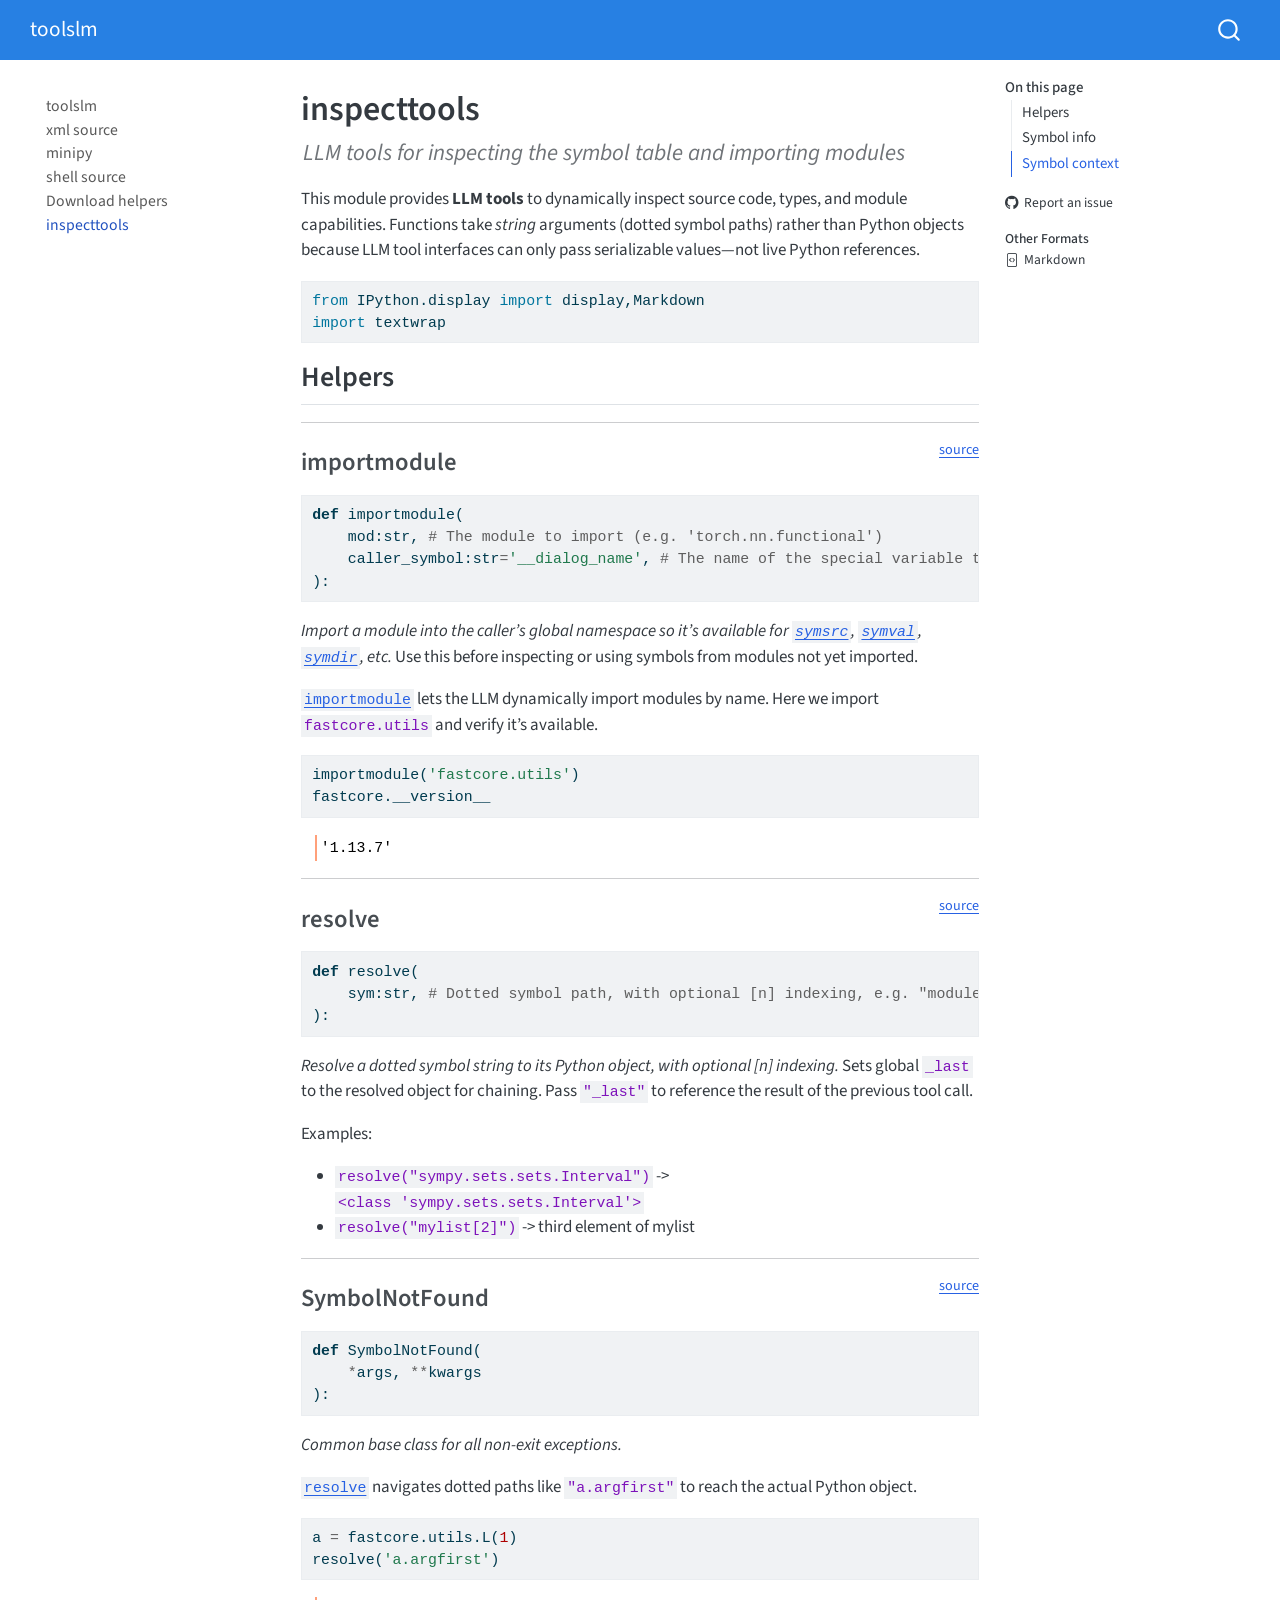
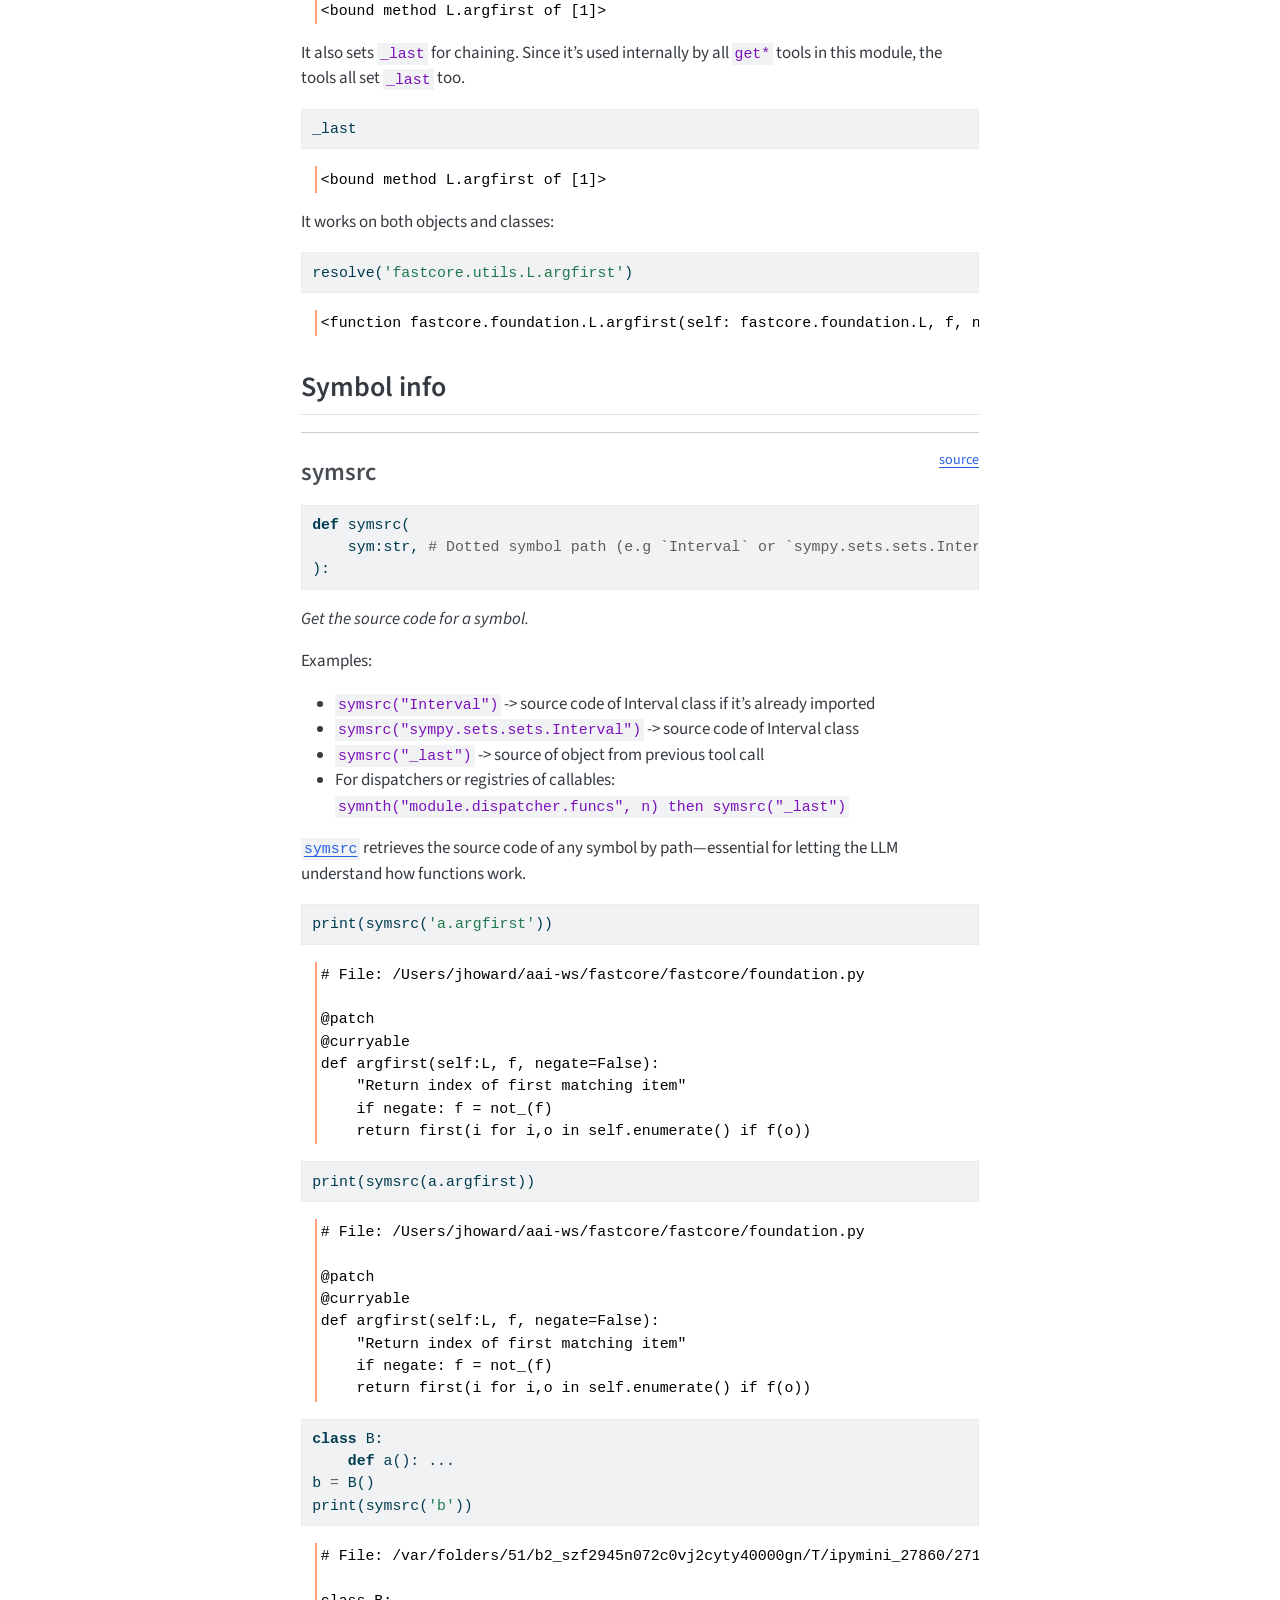
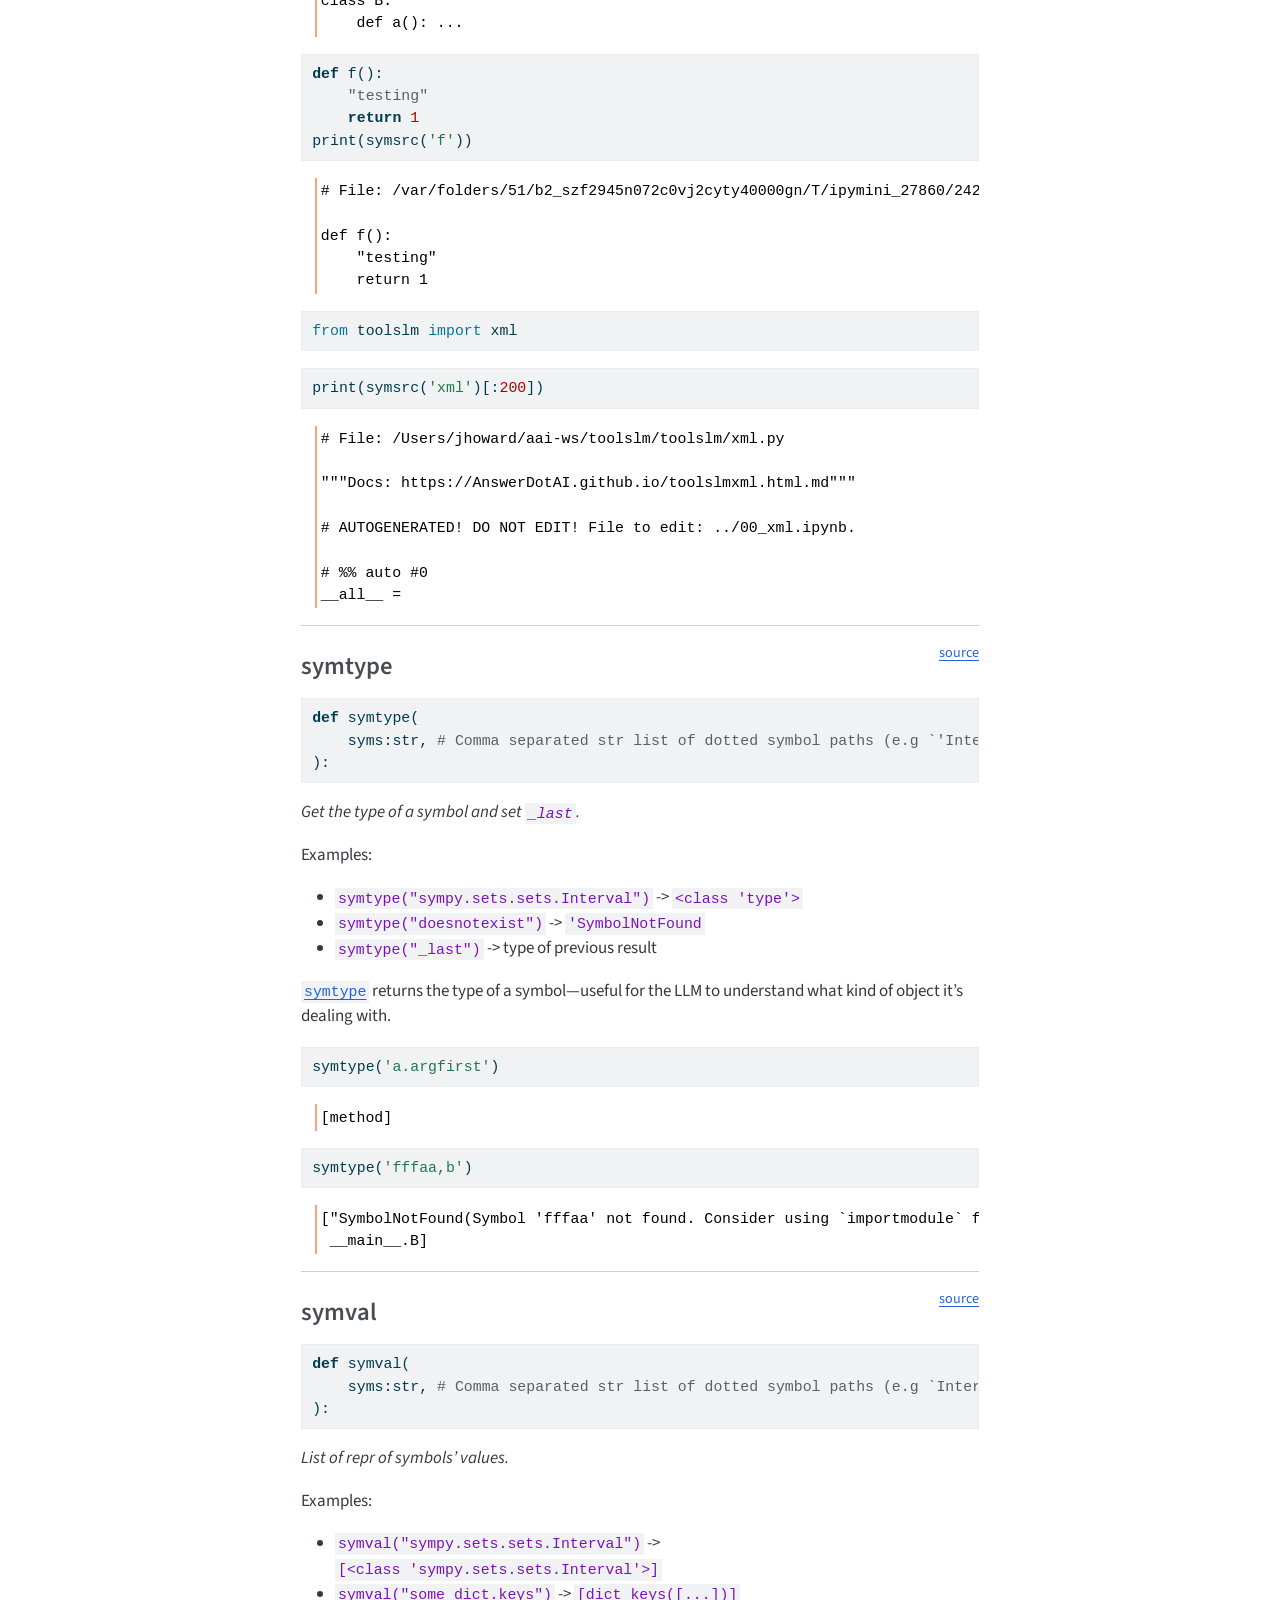
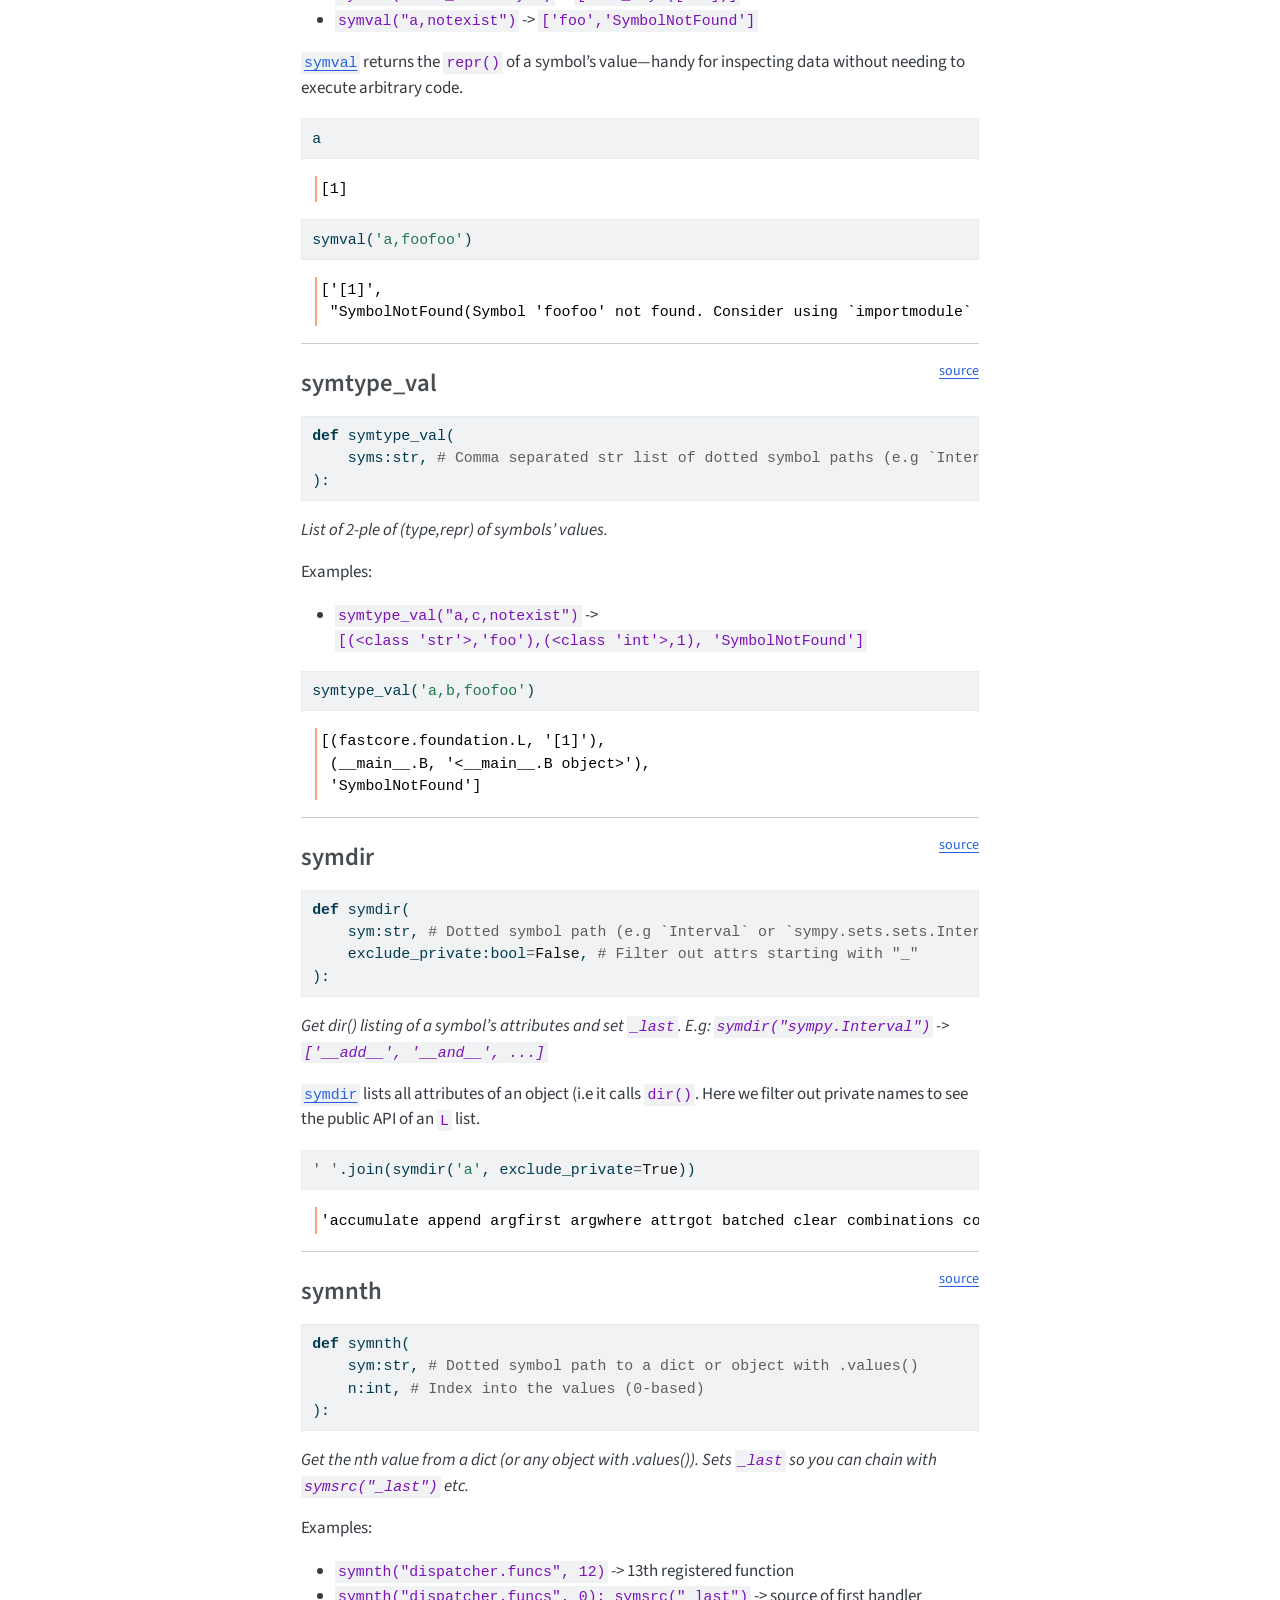
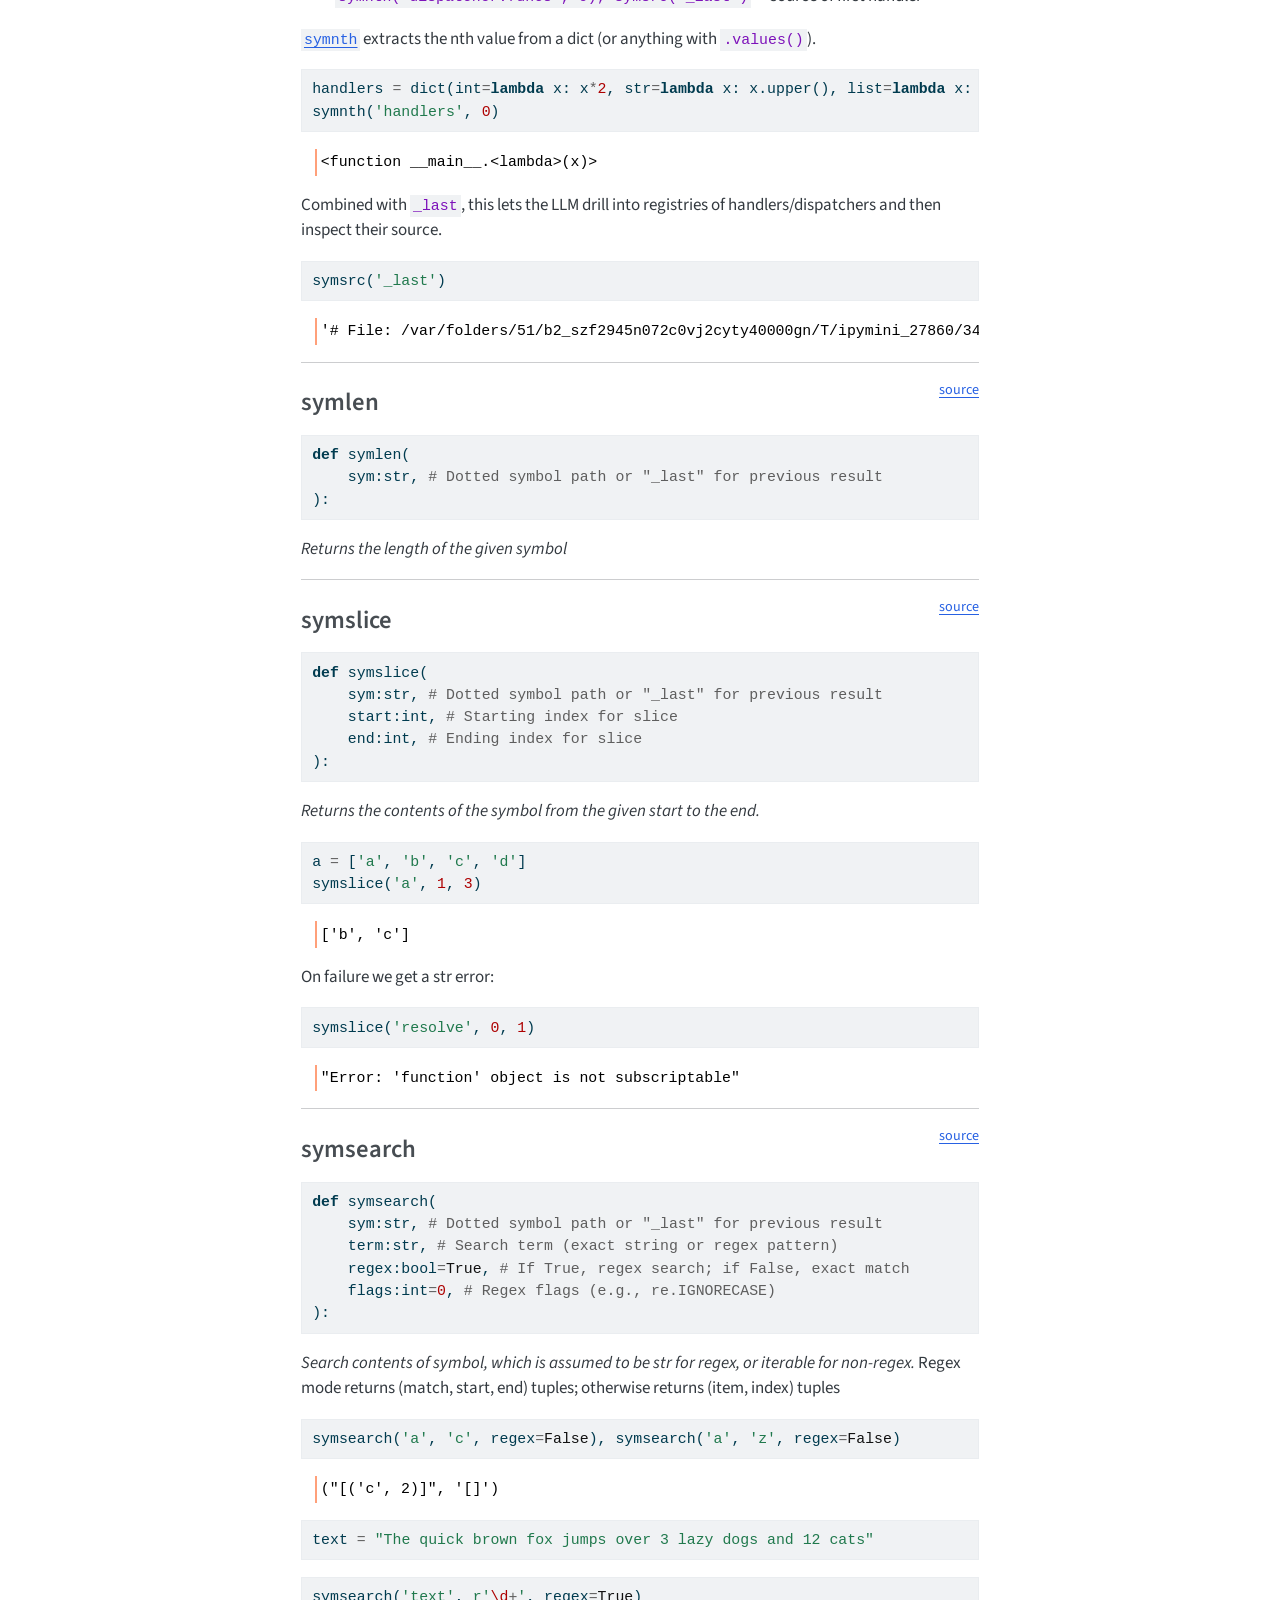
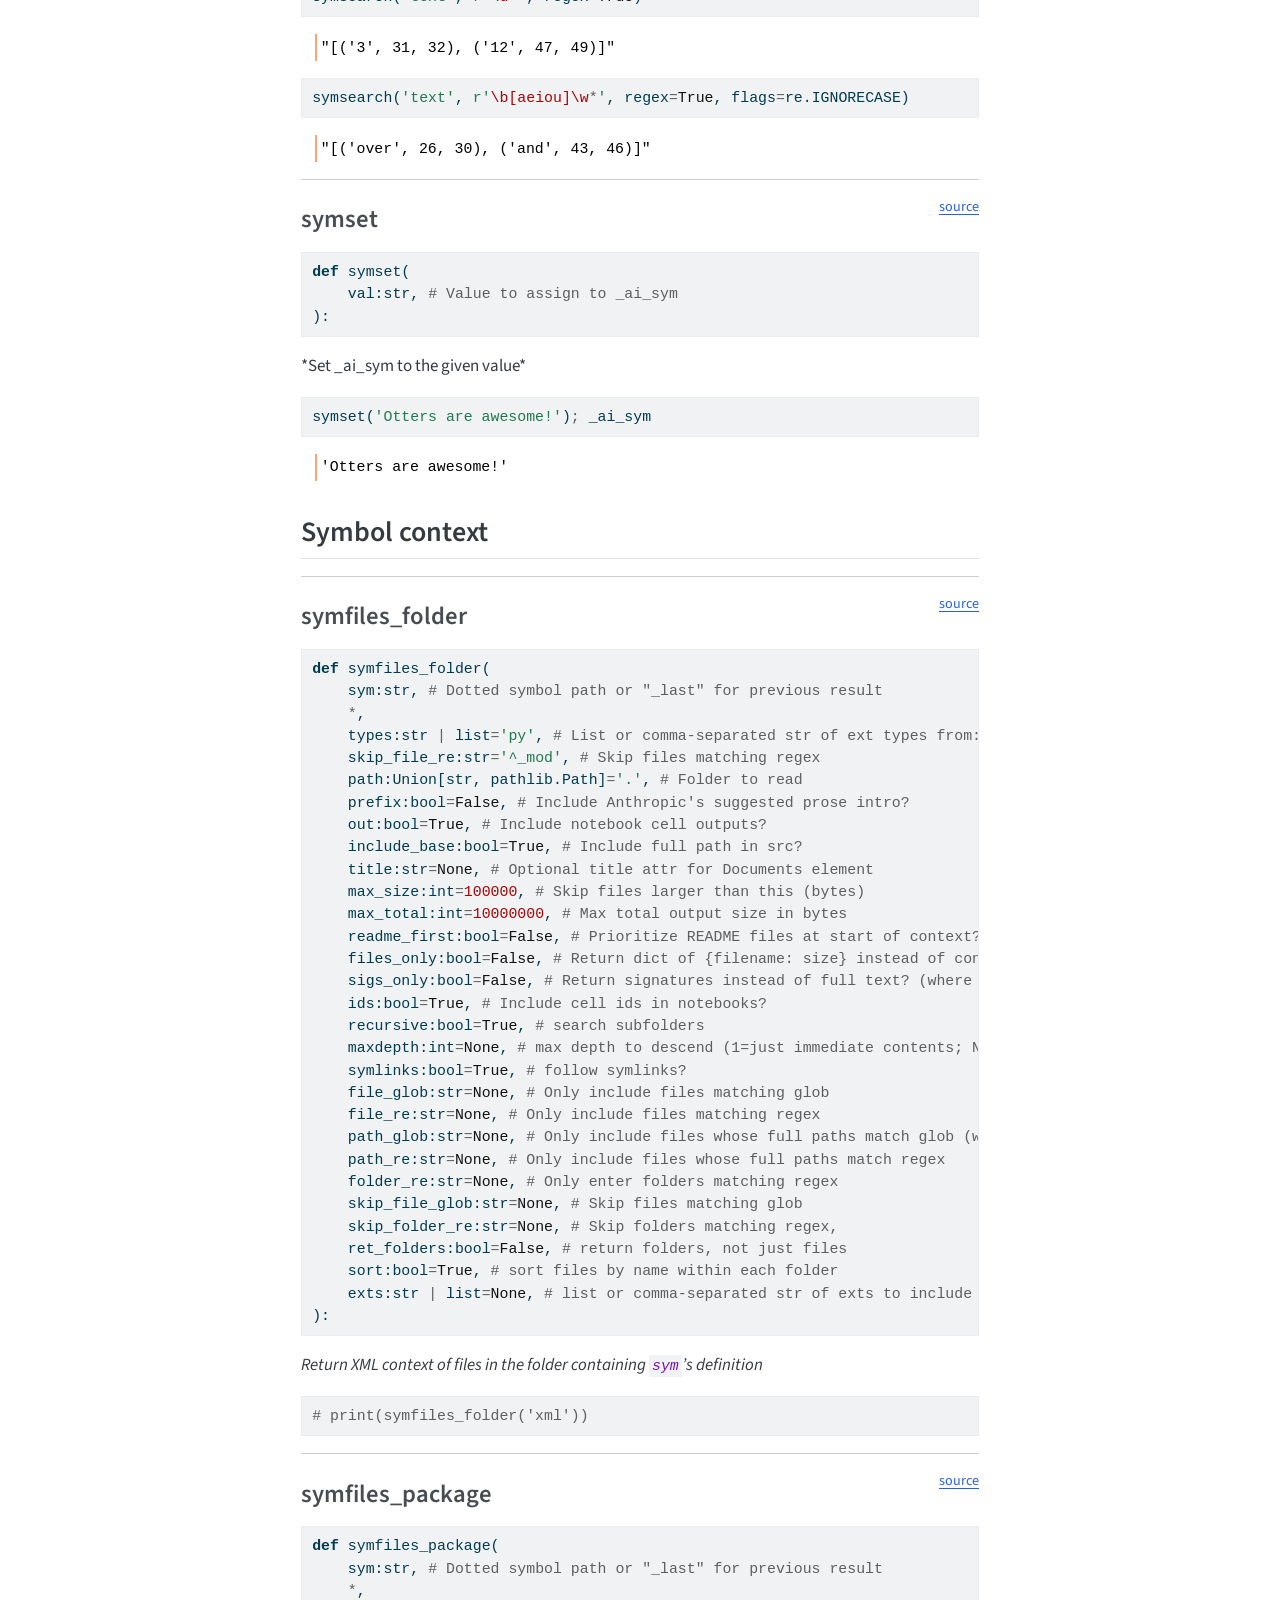
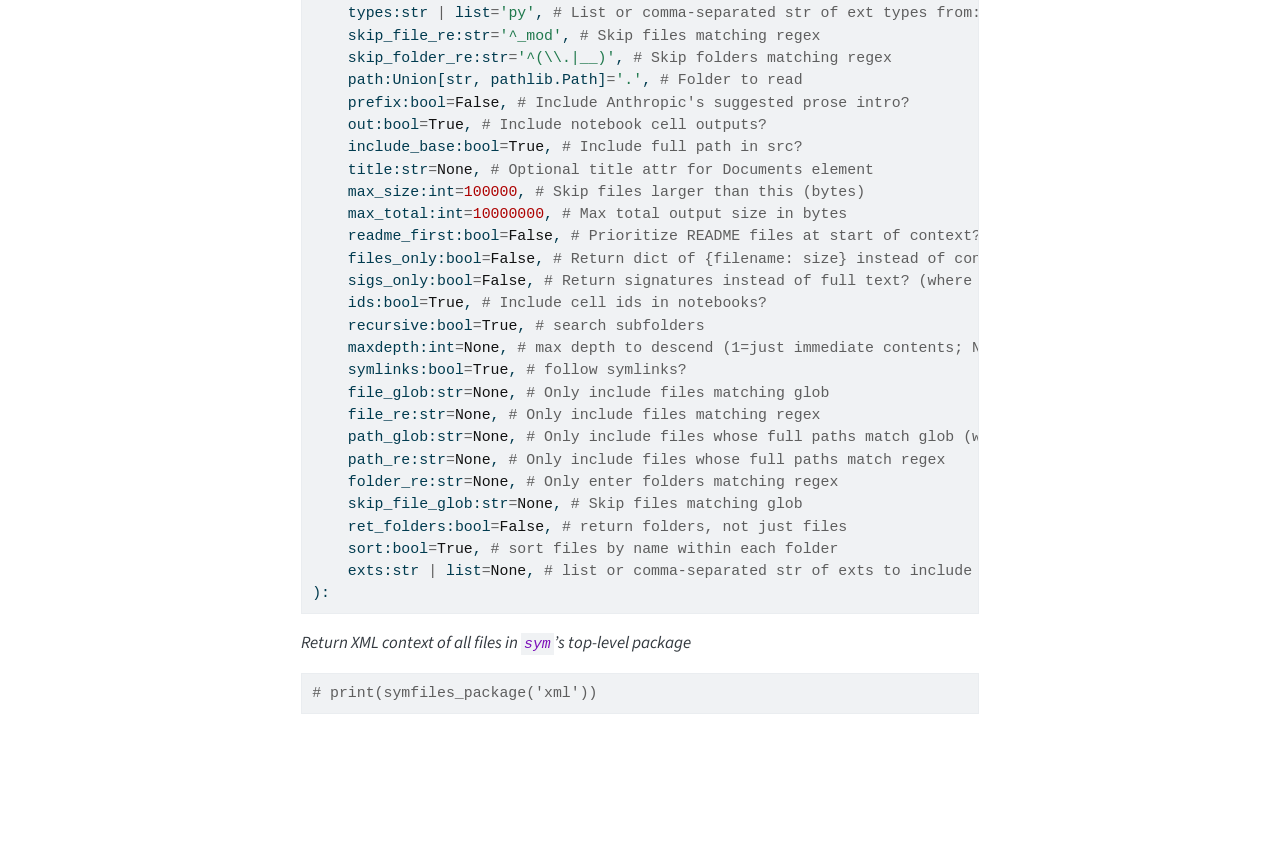
<file: inspecttools.html>
<!DOCTYPE html>
<html xmlns="http://www.w3.org/1999/xhtml" lang="en" xml:lang="en"><head>

<meta charset="utf-8">
<meta name="generator" content="quarto-1.10.19">

<meta name="viewport" content="width=device-width, initial-scale=1.0, user-scalable=yes">

<meta name="description" content="LLM tools for inspecting the symbol table and importing modules">

<title>inspecttools – toolslm</title>
<style>
/* Default styles provided by pandoc.
** See https://pandoc.org/MANUAL.html#variables-for-html for config info.
*/
span.smallcaps{font-variant: small-caps;}
div.columns{display: flex; gap: 1.5em;}
div.column{flex: auto;}
@media screen {
div.columns{gap: min(4vw, 1.5em);}
div.column{overflow-x: auto;}
}
div.hanging-indent{margin-left: 1.5em; text-indent: -1.5em;}
ul.task-list{list-style: none;}
ul.task-list li input[type="checkbox"] {
  width: 0.8em;
  margin: 0 0.8em 0.2em -1em; /* quarto-specific, see https://github.com/quarto-dev/quarto-cli/issues/4556 */ 
  vertical-align: middle;
}
/* CSS for syntax highlighting */
html { -webkit-text-size-adjust: 100%; }
pre > code.sourceCode { white-space: pre; position: relative; }
pre > code.sourceCode > span { display: inline-block; line-height: 1.25; }
pre > code.sourceCode > span:empty { height: 1.2em; }
.sourceCode { overflow: visible; }
code.sourceCode > span { color: inherit; text-decoration: inherit; }
div.sourceCode { margin: 1em 0; }
pre.sourceCode { margin: 0; }
@media screen {
div.sourceCode { overflow: auto; }
}
@media print {
pre > code.sourceCode { white-space: pre-wrap; }
pre > code.sourceCode > span { text-indent: -5em; padding-left: 5em; }
}
pre.numberSource code
  { counter-reset: source-line 0; }
pre.numberSource code > span
  { position: relative; left: -4em; counter-increment: source-line; }
pre.numberSource code > span > a:first-child::before
  { content: counter(source-line);
    position: relative; left: -1em; text-align: right; vertical-align: baseline;
    border: none; display: inline-block;
    -webkit-touch-callout: none; -webkit-user-select: none;
    -khtml-user-select: none; -moz-user-select: none;
    -ms-user-select: none; user-select: none;
    padding: 0 4px; width: 4em;
  }
pre.numberSource { margin-left: 3em;  padding-left: 4px; }
div.sourceCode
  {   }
@media screen {
pre > code.sourceCode > span > a:first-child::before { text-decoration: underline; }
}
</style>


<script src="site_libs/quarto-nav/quarto-nav.js"></script>
<script src="site_libs/quarto-nav/headroom.min.js"></script>
<script src="site_libs/clipboard/clipboard.min.js"></script>
<script src="site_libs/quarto-search/autocomplete.umd.js"></script>
<script src="site_libs/quarto-search/fuse.min.js"></script>
<script src="site_libs/quarto-search/quarto-search.js"></script>
<meta name="quarto:offset" content="./">
<script src="site_libs/quarto-html/quarto.js" type="module"></script>
<script src="site_libs/quarto-html/tabsets/tabsets.js" type="module"></script>
<script src="site_libs/quarto-html/popper.min.js"></script>
<script src="site_libs/quarto-html/tippy.umd.min.js"></script>
<script src="site_libs/quarto-html/anchor.min.js"></script>
<link href="site_libs/quarto-html/tippy.css" rel="stylesheet">
<link href="site_libs/quarto-html/quarto-syntax-highlighting-bf27225e3a48a9273f3daa8f8e829971.css" rel="stylesheet" id="quarto-text-highlighting-styles">
<script src="site_libs/bootstrap/bootstrap.min.js"></script>
<link href="site_libs/bootstrap/bootstrap-icons.css" rel="stylesheet">
<link href="site_libs/bootstrap/bootstrap-f2788e636de456f6409e966386820849.min.css" rel="stylesheet" append-hash="true" id="quarto-bootstrap" data-mode="light">
<script id="quarto-search-options" type="application/json">{
  "location": "navbar",
  "copy-button": false,
  "collapse-after": 3,
  "panel-placement": "end",
  "type": "overlay",
  "limit": 50,
  "keyboard-shortcut": [
    "f",
    "/",
    "s"
  ],
  "show-item-context": false,
  "language": {
    "search-no-results-text": "No results",
    "search-matching-documents-text": "matching documents",
    "search-copy-link-title": "Copy link to search",
    "search-hide-matches-text": "Hide additional matches",
    "search-more-match-text": "more match in this document",
    "search-more-matches-text": "more matches in this document",
    "search-clear-button-title": "Clear",
    "search-text-placeholder": "",
    "search-detached-cancel-button-title": "Cancel",
    "search-submit-button-title": "Submit",
    "search-label": "Search"
  }
}</script>


<link rel="stylesheet" href="styles.css">
<meta property="og:title" content="inspecttools – toolslm">
<meta property="og:description" content="LLM tools for inspecting the symbol table and importing modules">
<meta property="og:site_name" content="toolslm">
<meta name="twitter:title" content="inspecttools – toolslm">
<meta name="twitter:description" content="LLM tools for inspecting the symbol table and importing modules">
<meta name="twitter:card" content="summary">
</head>

<body class="nav-sidebar floating nav-fixed quarto-light">

<div id="quarto-search-results"></div>
  <header id="quarto-header" class="headroom fixed-top">
    <nav class="navbar navbar-expand-lg " data-bs-theme="dark">
      <div class="navbar-container container-fluid">
      <div class="navbar-brand-container mx-auto">
    <a class="navbar-brand" href="./index.html">
    <span class="navbar-title">toolslm</span>
    </a>
  </div>
        <div class="quarto-navbar-tools tools-end">
</div>
          <div id="quarto-search" class="" title="Search"></div>
      </div> <!-- /container-fluid -->
    </nav>
  <nav class="quarto-secondary-nav">
    <div class="container-fluid d-flex">
      <button type="button" class="quarto-btn-toggle btn" data-bs-toggle="collapse" role="button" data-bs-target=".quarto-sidebar-collapse-item" aria-controls="quarto-sidebar" aria-expanded="false" aria-label="Toggle sidebar navigation" onclick="if (window.quartoToggleHeadroom) { window.quartoToggleHeadroom(); }">
        <i class="bi bi-layout-text-sidebar-reverse"></i>
      </button>
        <nav class="quarto-page-breadcrumbs" aria-label="breadcrumb"><ol class="breadcrumb"><li class="breadcrumb-item"><a href="./inspecttools.html">inspecttools</a></li></ol></nav>
        <a class="flex-grow-1" role="navigation" data-bs-toggle="collapse" data-bs-target=".quarto-sidebar-collapse-item" aria-controls="quarto-sidebar" aria-expanded="false" aria-label="Toggle sidebar navigation" onclick="if (window.quartoToggleHeadroom) { window.quartoToggleHeadroom(); }">      
        </a>
    </div>
  </nav>
</header>
<!-- content -->
<div id="quarto-content" class="quarto-container page-columns page-rows-contents page-layout-article page-navbar">
<!-- sidebar -->
  <nav id="quarto-sidebar" class="sidebar collapse collapse-horizontal quarto-sidebar-collapse-item sidebar-navigation floating overflow-auto">
    <div class="sidebar-menu-container"> 
    <ul class="list-unstyled mt-1">
        <li class="sidebar-item">
  <div class="sidebar-item-container"> 
  <a href="./index.html" class="sidebar-item-text sidebar-link">
 <span class="menu-text">toolslm</span></a>
  </div>
</li>
        <li class="sidebar-item">
  <div class="sidebar-item-container"> 
  <a href="./xml.html" class="sidebar-item-text sidebar-link">
 <span class="menu-text">xml source</span></a>
  </div>
</li>
        <li class="sidebar-item">
  <div class="sidebar-item-container"> 
  <a href="./minipy.html" class="sidebar-item-text sidebar-link">
 <span class="menu-text">minipy</span></a>
  </div>
</li>
        <li class="sidebar-item">
  <div class="sidebar-item-container"> 
  <a href="./shell.html" class="sidebar-item-text sidebar-link">
 <span class="menu-text">shell source</span></a>
  </div>
</li>
        <li class="sidebar-item">
  <div class="sidebar-item-container"> 
  <a href="./download.html" class="sidebar-item-text sidebar-link">
 <span class="menu-text">Download helpers</span></a>
  </div>
</li>
        <li class="sidebar-item">
  <div class="sidebar-item-container"> 
  <a href="./inspecttools.html" class="sidebar-item-text sidebar-link active">
 <span class="menu-text">inspecttools</span></a>
  </div>
</li>
    </ul>
    </div>
</nav>
<div id="quarto-sidebar-glass" class="quarto-sidebar-collapse-item" data-bs-toggle="collapse" data-bs-target=".quarto-sidebar-collapse-item"></div>
<!-- margin-sidebar -->
    <div id="quarto-margin-sidebar" class="sidebar margin-sidebar">
        <nav id="TOC" role="doc-toc" class="toc-active">
    <h2 id="toc-title">On this page</h2>
   
  <ul>
  <li><a href="#helpers" id="toc-helpers" class="nav-link active" data-scroll-target="#helpers">Helpers</a></li>
  <li><a href="#symbol-info" id="toc-symbol-info" class="nav-link" data-scroll-target="#symbol-info">Symbol info</a></li>
  <li><a href="#symbol-context" id="toc-symbol-context" class="nav-link" data-scroll-target="#symbol-context">Symbol context</a></li>
  </ul>
<div class="toc-actions"><ul><li><a href="https://github.com/AnswerDotAI/toolslm/issues/new" class="toc-action"><i class="bi bi-github"></i>Report an issue</a></li></ul></div><div class="quarto-alternate-formats"><h2>Other Formats</h2><ul><li><a href="inspecttools.html.md"><i class="bi bi-file-code"></i>Markdown</a></li></ul></div></nav>
    </div>
<!-- main -->
<main class="content" id="quarto-document-content">

<header id="title-block-header" class="quarto-title-block default">
<div class="quarto-title">
<h1 class="title">inspecttools</h1>
</div>

<div>
  <div class="description">
    LLM tools for inspecting the symbol table and importing modules
  </div>
</div>


<div class="quarto-title-meta">

    
  
    
  </div>
  


</header>


<!-- WARNING: THIS FILE WAS AUTOGENERATED! DO NOT EDIT! -->
<p>This module provides <strong>LLM tools</strong> to dynamically inspect source code, types, and module capabilities. Functions take <em>string</em> arguments (dotted symbol paths) rather than Python objects because LLM tool interfaces can only pass serializable values—not live Python references.</p>
<div id="1b21896d" class="cell" data-quarto-private-1="{&quot;key&quot;:&quot;execution&quot;,&quot;value&quot;:{&quot;iopub.execute_input&quot;:&quot;2026-10-28T04:49:56.082872+00:00&quot;,&quot;shell.execute_reply&quot;:&quot;2026-10-28T04:49:56.084345+00:00&quot;,&quot;total&quot;:0.0014769960000080573}}" data-execution_count="2">
<div class="code-copy-outer-scaffold"><div class="sourceCode cell-code" id="cb1"><pre class="sourceCode python code-with-copy"><code class="sourceCode python"><span id="cb1-1"><a href="#cb1-1" aria-hidden="true" tabindex="-1"></a><span class="im">from</span> IPython.display <span class="im">import</span> display,Markdown</span>
<span id="cb1-2"><a href="#cb1-2" aria-hidden="true" tabindex="-1"></a><span class="im">import</span> textwrap</span></code></pre></div><button title="Copy to Clipboard" class="code-copy-button"><i class="bi"></i></button></div>
</div>
<section id="helpers" class="level2">
<h2 class="anchored" data-anchor-id="helpers">Helpers</h2>
<div id="d5d89bd4" class="cell" data-quarto-private-1="{&quot;key&quot;:&quot;execution&quot;,&quot;value&quot;:{&quot;iopub.execute_input&quot;:&quot;2026-10-28T04:49:56.087138+00:00&quot;,&quot;shell.execute_reply&quot;:&quot;2026-10-28T04:49:56.094340+00:00&quot;,&quot;total&quot;:0.007204856000001314}}" data-execution_count="5">
<hr>
<p><a href="https://github.com/AnswerDotAI/toolslm/blob/main/toolslm/inspecttools.py#L35" target="_blank" style="float:right; font-size:smaller">source</a></p>
<section id="importmodule" class="level3">
<h3 class="anchored" data-anchor-id="importmodule">importmodule</h3>
<div class="code-copy-outer-scaffold"><div class="sourceCode" id="cb2"><pre class="sourceCode python code-with-copy"><code class="sourceCode python"><span id="cb2-1"><a href="#cb2-1" aria-hidden="true" tabindex="-1"></a><span class="kw">def</span> importmodule(</span>
<span id="cb2-2"><a href="#cb2-2" aria-hidden="true" tabindex="-1"></a>    mod:<span class="bu">str</span>, <span class="co"># The module to import (e.g. 'torch.nn.functional')</span></span>
<span id="cb2-3"><a href="#cb2-3" aria-hidden="true" tabindex="-1"></a>    caller_symbol:<span class="bu">str</span><span class="op">=</span><span class="st">'__dialog_name'</span>, <span class="co"># The name of the special variable to find the correct caller namespace</span></span>
<span id="cb2-4"><a href="#cb2-4" aria-hidden="true" tabindex="-1"></a>):</span></code></pre></div><button title="Copy to Clipboard" class="code-copy-button"><i class="bi"></i></button></div>
<p><em>Import a module into the caller’s global namespace so it’s available for <a href="https://AnswerDotAI.github.io/toolslm/inspecttools.html#symsrc"><code>symsrc</code></a>, <a href="https://AnswerDotAI.github.io/toolslm/inspecttools.html#symval"><code>symval</code></a>, <a href="https://AnswerDotAI.github.io/toolslm/inspecttools.html#symdir"><code>symdir</code></a>, etc.</em> Use this before inspecting or using symbols from modules not yet imported.</p>
</section>
</div>
<p><a href="https://AnswerDotAI.github.io/toolslm/inspecttools.html#importmodule"><code>importmodule</code></a> lets the LLM dynamically import modules by name. Here we import <code>fastcore.utils</code> and verify it’s available.</p>
<div id="f1eacd58" class="cell">
<div class="code-copy-outer-scaffold"><div class="sourceCode cell-code" id="cb3"><pre class="sourceCode python code-with-copy"><code class="sourceCode python"><span id="cb3-1"><a href="#cb3-1" aria-hidden="true" tabindex="-1"></a>importmodule(<span class="st">'fastcore.utils'</span>)</span>
<span id="cb3-2"><a href="#cb3-2" aria-hidden="true" tabindex="-1"></a>fastcore.__version__</span></code></pre></div><button title="Copy to Clipboard" class="code-copy-button"><i class="bi"></i></button></div>
<div class="cell-output cell-output-display">
<pre><code>'1.13.7'</code></pre>
</div>
</div>
<div id="e9a5cdfd" class="cell" data-quarto-private-1="{&quot;key&quot;:&quot;execution&quot;,&quot;value&quot;:{&quot;iopub.execute_input&quot;:&quot;2026-10-28T04:49:56.097054+00:00&quot;,&quot;shell.execute_reply&quot;:&quot;2026-10-28T04:49:56.101090+00:00&quot;,&quot;total&quot;:0.004038913999991678}}" data-execution_count="7">
<hr>
<p><a href="https://github.com/AnswerDotAI/toolslm/blob/main/toolslm/inspecttools.py#L53" target="_blank" style="float:right; font-size:smaller">source</a></p>
<section id="resolve" class="level3">
<h3 class="anchored" data-anchor-id="resolve">resolve</h3>
<div class="code-copy-outer-scaffold"><div class="sourceCode" id="cb5"><pre class="sourceCode python code-with-copy"><code class="sourceCode python"><span id="cb5-1"><a href="#cb5-1" aria-hidden="true" tabindex="-1"></a><span class="kw">def</span> resolve(</span>
<span id="cb5-2"><a href="#cb5-2" aria-hidden="true" tabindex="-1"></a>    sym:<span class="bu">str</span>, <span class="co"># Dotted symbol path, with optional [n] indexing, e.g. "module.attr.subattr[1]" or "_last" for previous result</span></span>
<span id="cb5-3"><a href="#cb5-3" aria-hidden="true" tabindex="-1"></a>):</span></code></pre></div><button title="Copy to Clipboard" class="code-copy-button"><i class="bi"></i></button></div>
<p><em>Resolve a dotted symbol string to its Python object, with optional [n] indexing.</em> Sets global <code>_last</code> to the resolved object for chaining. Pass <code>"_last"</code> to reference the result of the previous tool call.</p>
<p>Examples:</p>
<ul>
<li><code>resolve("sympy.sets.sets.Interval")</code> -&gt; <code>&lt;class 'sympy.sets.sets.Interval'&gt;</code></li>
<li><code>resolve("mylist[2]")</code> -&gt; third element of mylist</li>
</ul>
</section>
</div>
<div id="49e17503" class="cell" data-quarto-private-1="{&quot;key&quot;:&quot;execution&quot;,&quot;value&quot;:{&quot;iopub.execute_input&quot;:&quot;2026-10-28T04:49:56.101183+00:00&quot;,&quot;shell.execute_reply&quot;:&quot;2026-10-28T04:49:56.103713+00:00&quot;,&quot;total&quot;:0.0025324710000091954}}" data-execution_count="8">
<hr>
<p><a href="https://github.com/AnswerDotAI/toolslm/blob/main/toolslm/inspecttools.py#L47" target="_blank" style="float:right; font-size:smaller">source</a></p>
<section id="symbolnotfound" class="level3">
<h3 class="anchored" data-anchor-id="symbolnotfound">SymbolNotFound</h3>
<div class="code-copy-outer-scaffold"><div class="sourceCode" id="cb6"><pre class="sourceCode python code-with-copy"><code class="sourceCode python"><span id="cb6-1"><a href="#cb6-1" aria-hidden="true" tabindex="-1"></a><span class="kw">def</span> SymbolNotFound(</span>
<span id="cb6-2"><a href="#cb6-2" aria-hidden="true" tabindex="-1"></a>    <span class="op">*</span>args, <span class="op">**</span>kwargs</span>
<span id="cb6-3"><a href="#cb6-3" aria-hidden="true" tabindex="-1"></a>):</span></code></pre></div><button title="Copy to Clipboard" class="code-copy-button"><i class="bi"></i></button></div>
<p><em>Common base class for all non-exit exceptions.</em></p>
</section>
</div>
<p><a href="https://AnswerDotAI.github.io/toolslm/inspecttools.html#resolve"><code>resolve</code></a> navigates dotted paths like <code>"a.argfirst"</code> to reach the actual Python object.</p>
<div id="2d61d543" class="cell">
<div class="code-copy-outer-scaffold"><div class="sourceCode cell-code" id="cb7"><pre class="sourceCode python code-with-copy"><code class="sourceCode python"><span id="cb7-1"><a href="#cb7-1" aria-hidden="true" tabindex="-1"></a>a <span class="op">=</span> fastcore.utils.L(<span class="dv">1</span>)</span>
<span id="cb7-2"><a href="#cb7-2" aria-hidden="true" tabindex="-1"></a>resolve(<span class="st">'a.argfirst'</span>)</span></code></pre></div><button title="Copy to Clipboard" class="code-copy-button"><i class="bi"></i></button></div>
<div class="cell-output cell-output-display">
<pre><code>&lt;bound method L.argfirst of [1]&gt;</code></pre>
</div>
</div>
<p>It also sets <code>_last</code> for chaining. Since it’s used internally by all <code>get*</code> tools in this module, the tools all set <code>_last</code> too.</p>
<div id="2ae3aa73" class="cell">
<div class="code-copy-outer-scaffold"><div class="sourceCode cell-code" id="cb9"><pre class="sourceCode python code-with-copy"><code class="sourceCode python"><span id="cb9-1"><a href="#cb9-1" aria-hidden="true" tabindex="-1"></a>_last</span></code></pre></div><button title="Copy to Clipboard" class="code-copy-button"><i class="bi"></i></button></div>
<div class="cell-output cell-output-display">
<pre><code>&lt;bound method L.argfirst of [1]&gt;</code></pre>
</div>
</div>
<p>It works on both objects and classes:</p>
<div id="acfa82cd" class="cell">
<div class="code-copy-outer-scaffold"><div class="sourceCode cell-code" id="cb11"><pre class="sourceCode python code-with-copy"><code class="sourceCode python"><span id="cb11-1"><a href="#cb11-1" aria-hidden="true" tabindex="-1"></a>resolve(<span class="st">'fastcore.utils.L.argfirst'</span>)</span></code></pre></div><button title="Copy to Clipboard" class="code-copy-button"><i class="bi"></i></button></div>
<div class="cell-output cell-output-display">
<pre><code>&lt;function fastcore.foundation.L.argfirst(self: fastcore.foundation.L, f, negate=False)&gt;</code></pre>
</div>
</div>
</section>
<section id="symbol-info" class="level2">
<h2 class="anchored" data-anchor-id="symbol-info">Symbol info</h2>
<div id="ad73bd97" class="cell" data-quarto-private-1="{&quot;key&quot;:&quot;execution&quot;,&quot;value&quot;:{&quot;iopub.execute_input&quot;:&quot;2026-10-28T04:49:56.107019+00:00&quot;,&quot;shell.execute_reply&quot;:&quot;2026-10-28T04:49:56.110930+00:00&quot;,&quot;total&quot;:0.003914429000005271}}" data-execution_count="11">
<hr>
<p><a href="https://github.com/AnswerDotAI/toolslm/blob/main/toolslm/inspecttools.py#L94" target="_blank" style="float:right; font-size:smaller">source</a></p>
<section id="symsrc" class="level3">
<h3 class="anchored" data-anchor-id="symsrc">symsrc</h3>
<div class="code-copy-outer-scaffold"><div class="sourceCode" id="cb13"><pre class="sourceCode python code-with-copy"><code class="sourceCode python"><span id="cb13-1"><a href="#cb13-1" aria-hidden="true" tabindex="-1"></a><span class="kw">def</span> symsrc(</span>
<span id="cb13-2"><a href="#cb13-2" aria-hidden="true" tabindex="-1"></a>    sym:<span class="bu">str</span>, <span class="co"># Dotted symbol path (e.g `Interval` or `sympy.sets.sets.Interval`) or "_last" for previous result</span></span>
<span id="cb13-3"><a href="#cb13-3" aria-hidden="true" tabindex="-1"></a>):</span></code></pre></div><button title="Copy to Clipboard" class="code-copy-button"><i class="bi"></i></button></div>
<p><em>Get the source code for a symbol.</em></p>
<p>Examples:</p>
<ul>
<li><code>symsrc("Interval")</code> -&gt; source code of Interval class if it’s already imported</li>
<li><code>symsrc("sympy.sets.sets.Interval")</code> -&gt; source code of Interval class</li>
<li><code>symsrc("_last")</code> -&gt; source of object from previous tool call</li>
<li>For dispatchers or registries of callables: <code>symnth("module.dispatcher.funcs", n) then symsrc("_last")</code></li>
</ul>
</section>
</div>
<p><a href="https://AnswerDotAI.github.io/toolslm/inspecttools.html#symsrc"><code>symsrc</code></a> retrieves the source code of any symbol by path—essential for letting the LLM understand how functions work.</p>
<div id="a3a56bfb" class="cell">
<div class="code-copy-outer-scaffold"><div class="sourceCode cell-code" id="cb14"><pre class="sourceCode python code-with-copy"><code class="sourceCode python"><span id="cb14-1"><a href="#cb14-1" aria-hidden="true" tabindex="-1"></a><span class="bu">print</span>(symsrc(<span class="st">'a.argfirst'</span>))</span></code></pre></div><button title="Copy to Clipboard" class="code-copy-button"><i class="bi"></i></button></div>
<div class="cell-output cell-output-stdout">
<pre><code># File: /Users/jhoward/aai-ws/fastcore/fastcore/foundation.py

@patch
@curryable
def argfirst(self:L, f, negate=False):
    "Return index of first matching item"
    if negate: f = not_(f)
    return first(i for i,o in self.enumerate() if f(o))
</code></pre>
</div>
</div>
<div id="b1f9820e" class="cell">
<div class="code-copy-outer-scaffold"><div class="sourceCode cell-code" id="cb16"><pre class="sourceCode python code-with-copy"><code class="sourceCode python"><span id="cb16-1"><a href="#cb16-1" aria-hidden="true" tabindex="-1"></a><span class="bu">print</span>(symsrc(a.argfirst))</span></code></pre></div><button title="Copy to Clipboard" class="code-copy-button"><i class="bi"></i></button></div>
<div class="cell-output cell-output-stdout">
<pre><code># File: /Users/jhoward/aai-ws/fastcore/fastcore/foundation.py

@patch
@curryable
def argfirst(self:L, f, negate=False):
    "Return index of first matching item"
    if negate: f = not_(f)
    return first(i for i,o in self.enumerate() if f(o))
</code></pre>
</div>
</div>
<div id="48c6eb6e" class="cell">
<div class="code-copy-outer-scaffold"><div class="sourceCode cell-code" id="cb18"><pre class="sourceCode python code-with-copy"><code class="sourceCode python"><span id="cb18-1"><a href="#cb18-1" aria-hidden="true" tabindex="-1"></a><span class="kw">class</span> B:</span>
<span id="cb18-2"><a href="#cb18-2" aria-hidden="true" tabindex="-1"></a>    <span class="kw">def</span> a(): ...</span>
<span id="cb18-3"><a href="#cb18-3" aria-hidden="true" tabindex="-1"></a>b <span class="op">=</span> B()</span>
<span id="cb18-4"><a href="#cb18-4" aria-hidden="true" tabindex="-1"></a><span class="bu">print</span>(symsrc(<span class="st">'b'</span>))</span></code></pre></div><button title="Copy to Clipboard" class="code-copy-button"><i class="bi"></i></button></div>
<div class="cell-output cell-output-stdout">
<pre><code># File: /var/folders/51/b2_szf2945n072c0vj2cyty40000gn/T/ipymini_27860/2711726673.py

class B:
    def a(): ...
</code></pre>
</div>
</div>
<div id="73daf7fd" class="cell">
<div class="code-copy-outer-scaffold"><div class="sourceCode cell-code" id="cb20"><pre class="sourceCode python code-with-copy"><code class="sourceCode python"><span id="cb20-1"><a href="#cb20-1" aria-hidden="true" tabindex="-1"></a><span class="kw">def</span> f():</span>
<span id="cb20-2"><a href="#cb20-2" aria-hidden="true" tabindex="-1"></a>    <span class="co">"testing"</span></span>
<span id="cb20-3"><a href="#cb20-3" aria-hidden="true" tabindex="-1"></a>    <span class="cf">return</span> <span class="dv">1</span></span>
<span id="cb20-4"><a href="#cb20-4" aria-hidden="true" tabindex="-1"></a><span class="bu">print</span>(symsrc(<span class="st">'f'</span>))</span></code></pre></div><button title="Copy to Clipboard" class="code-copy-button"><i class="bi"></i></button></div>
<div class="cell-output cell-output-stdout">
<pre><code># File: /var/folders/51/b2_szf2945n072c0vj2cyty40000gn/T/ipymini_27860/242320393.py

def f():
    "testing"
    return 1
</code></pre>
</div>
</div>
<div id="75aa27b3" class="cell" data-quarto-private-1="{&quot;key&quot;:&quot;execution&quot;,&quot;value&quot;:{&quot;iopub.execute_input&quot;:&quot;2026-10-28T04:49:56.111307+00:00&quot;,&quot;shell.execute_reply&quot;:&quot;2026-10-28T04:49:56.111855+00:00&quot;,&quot;total&quot;:0.000549904000010315}}" data-execution_count="12">
<div class="code-copy-outer-scaffold"><div class="sourceCode cell-code" id="cb22"><pre class="sourceCode python code-with-copy"><code class="sourceCode python"><span id="cb22-1"><a href="#cb22-1" aria-hidden="true" tabindex="-1"></a><span class="im">from</span> toolslm <span class="im">import</span> xml</span></code></pre></div><button title="Copy to Clipboard" class="code-copy-button"><i class="bi"></i></button></div>
</div>
<div id="20d636a4" class="cell">
<div class="code-copy-outer-scaffold"><div class="sourceCode cell-code" id="cb23"><pre class="sourceCode python code-with-copy"><code class="sourceCode python"><span id="cb23-1"><a href="#cb23-1" aria-hidden="true" tabindex="-1"></a><span class="bu">print</span>(symsrc(<span class="st">'xml'</span>)[:<span class="dv">200</span>])</span></code></pre></div><button title="Copy to Clipboard" class="code-copy-button"><i class="bi"></i></button></div>
<div class="cell-output cell-output-stdout">
<pre><code># File: /Users/jhoward/aai-ws/toolslm/toolslm/xml.py

"""Docs: https://AnswerDotAI.github.io/toolslmxml.html.md"""

# AUTOGENERATED! DO NOT EDIT! File to edit: ../00_xml.ipynb.

# %% auto #0
__all__ =</code></pre>
</div>
</div>
<div id="6f707b53" class="cell" data-quarto-private-1="{&quot;key&quot;:&quot;execution&quot;,&quot;value&quot;:{&quot;iopub.execute_input&quot;:&quot;2026-10-28T04:49:56.113233+00:00&quot;,&quot;shell.execute_reply&quot;:&quot;2026-10-28T04:49:56.116413+00:00&quot;,&quot;total&quot;:0.003182283000001007}}" data-execution_count="14">
<hr>
<p><a href="https://github.com/AnswerDotAI/toolslm/blob/main/toolslm/inspecttools.py#L125" target="_blank" style="float:right; font-size:smaller">source</a></p>
<section id="symtype" class="level3">
<h3 class="anchored" data-anchor-id="symtype">symtype</h3>
<div class="code-copy-outer-scaffold"><div class="sourceCode" id="cb25"><pre class="sourceCode python code-with-copy"><code class="sourceCode python"><span id="cb25-1"><a href="#cb25-1" aria-hidden="true" tabindex="-1"></a><span class="kw">def</span> symtype(</span>
<span id="cb25-2"><a href="#cb25-2" aria-hidden="true" tabindex="-1"></a>    syms:<span class="bu">str</span>, <span class="co"># Comma separated str list of dotted symbol paths (e.g `'Interval,a'` or `'sympy.sets.sets.Interval'`); "_last" for prev result</span></span>
<span id="cb25-3"><a href="#cb25-3" aria-hidden="true" tabindex="-1"></a>):</span></code></pre></div><button title="Copy to Clipboard" class="code-copy-button"><i class="bi"></i></button></div>
<p><em>Get the type of a symbol and set <code>_last</code>.</em></p>
<p>Examples:</p>
<ul>
<li><code>symtype("sympy.sets.sets.Interval")</code> -&gt; <code>&lt;class 'type'&gt;</code></li>
<li><code>symtype("doesnotexist")</code> -&gt; <code>'SymbolNotFound</code></li>
<li><code>symtype("_last")</code> -&gt; type of previous result</li>
</ul>
</section>
</div>
<p><a href="https://AnswerDotAI.github.io/toolslm/inspecttools.html#symtype"><code>symtype</code></a> returns the type of a symbol—useful for the LLM to understand what kind of object it’s dealing with.</p>
<div id="42270ce6" class="cell">
<div class="code-copy-outer-scaffold"><div class="sourceCode cell-code" id="cb26"><pre class="sourceCode python code-with-copy"><code class="sourceCode python"><span id="cb26-1"><a href="#cb26-1" aria-hidden="true" tabindex="-1"></a>symtype(<span class="st">'a.argfirst'</span>)</span></code></pre></div><button title="Copy to Clipboard" class="code-copy-button"><i class="bi"></i></button></div>
<div class="cell-output cell-output-display">
<pre><code>[method]</code></pre>
</div>
</div>
<div id="86ab8502" class="cell">
<div class="code-copy-outer-scaffold"><div class="sourceCode cell-code" id="cb28"><pre class="sourceCode python code-with-copy"><code class="sourceCode python"><span id="cb28-1"><a href="#cb28-1" aria-hidden="true" tabindex="-1"></a>symtype(<span class="st">'fffaa,b'</span>)</span></code></pre></div><button title="Copy to Clipboard" class="code-copy-button"><i class="bi"></i></button></div>
<div class="cell-output cell-output-display">
<pre><code>["SymbolNotFound(Symbol 'fffaa' not found. Consider using `importmodule` first.)",
 __main__.B]</code></pre>
</div>
</div>
<div id="3f2f0065" class="cell" data-quarto-private-1="{&quot;key&quot;:&quot;execution&quot;,&quot;value&quot;:{&quot;iopub.execute_input&quot;:&quot;2026-10-28T04:49:56.117755+00:00&quot;,&quot;shell.execute_reply&quot;:&quot;2026-10-28T04:49:56.120629+00:00&quot;,&quot;total&quot;:0.0028765490000068894}}" data-execution_count="16">
<hr>
<p><a href="https://github.com/AnswerDotAI/toolslm/blob/main/toolslm/inspecttools.py#L142" target="_blank" style="float:right; font-size:smaller">source</a></p>
<section id="symval" class="level3">
<h3 class="anchored" data-anchor-id="symval">symval</h3>
<div class="code-copy-outer-scaffold"><div class="sourceCode" id="cb30"><pre class="sourceCode python code-with-copy"><code class="sourceCode python"><span id="cb30-1"><a href="#cb30-1" aria-hidden="true" tabindex="-1"></a><span class="kw">def</span> symval(</span>
<span id="cb30-2"><a href="#cb30-2" aria-hidden="true" tabindex="-1"></a>    syms:<span class="bu">str</span>, <span class="co"># Comma separated str list of dotted symbol paths (e.g `Interval` or `sympy.sets.sets.Interval`); "_last" for prev result</span></span>
<span id="cb30-3"><a href="#cb30-3" aria-hidden="true" tabindex="-1"></a>):</span></code></pre></div><button title="Copy to Clipboard" class="code-copy-button"><i class="bi"></i></button></div>
<p><em>List of repr of symbols’ values.</em></p>
<p>Examples:</p>
<ul>
<li><code>symval("sympy.sets.sets.Interval")</code> -&gt; <code>[&lt;class 'sympy.sets.sets.Interval'&gt;]</code></li>
<li><code>symval("some_dict.keys")</code> -&gt; <code>[dict_keys([...])]</code></li>
<li><code>symval("a,notexist")</code> -&gt; <code>['foo','SymbolNotFound']</code></li>
</ul>
</section>
</div>
<p><a href="https://AnswerDotAI.github.io/toolslm/inspecttools.html#symval"><code>symval</code></a> returns the <code>repr()</code> of a symbol’s value—handy for inspecting data without needing to execute arbitrary code.</p>
<div id="5a4496e8" class="cell">
<div class="code-copy-outer-scaffold"><div class="sourceCode cell-code" id="cb31"><pre class="sourceCode python code-with-copy"><code class="sourceCode python"><span id="cb31-1"><a href="#cb31-1" aria-hidden="true" tabindex="-1"></a>a</span></code></pre></div><button title="Copy to Clipboard" class="code-copy-button"><i class="bi"></i></button></div>
<div class="cell-output cell-output-display">
<pre><code>[1]</code></pre>
</div>
</div>
<div id="8f042289" class="cell">
<div class="code-copy-outer-scaffold"><div class="sourceCode cell-code" id="cb33"><pre class="sourceCode python code-with-copy"><code class="sourceCode python"><span id="cb33-1"><a href="#cb33-1" aria-hidden="true" tabindex="-1"></a>symval(<span class="st">'a,foofoo'</span>)</span></code></pre></div><button title="Copy to Clipboard" class="code-copy-button"><i class="bi"></i></button></div>
<div class="cell-output cell-output-display">
<pre><code>['[1]',
 "SymbolNotFound(Symbol 'foofoo' not found. Consider using `importmodule` first.)"]</code></pre>
</div>
</div>
<div id="ca76b5fa" class="cell" data-quarto-private-1="{&quot;key&quot;:&quot;execution&quot;,&quot;value&quot;:{&quot;iopub.execute_input&quot;:&quot;2026-10-28T04:49:56.121876+00:00&quot;,&quot;shell.execute_reply&quot;:&quot;2026-10-28T04:49:56.124701+00:00&quot;,&quot;total&quot;:0.0028273060000003625}}" data-execution_count="18">
<hr>
<p><a href="https://github.com/AnswerDotAI/toolslm/blob/main/toolslm/inspecttools.py#L158" target="_blank" style="float:right; font-size:smaller">source</a></p>
<section id="symtype_val" class="level3">
<h3 class="anchored" data-anchor-id="symtype_val">symtype_val</h3>
<div class="code-copy-outer-scaffold"><div class="sourceCode" id="cb35"><pre class="sourceCode python code-with-copy"><code class="sourceCode python"><span id="cb35-1"><a href="#cb35-1" aria-hidden="true" tabindex="-1"></a><span class="kw">def</span> symtype_val(</span>
<span id="cb35-2"><a href="#cb35-2" aria-hidden="true" tabindex="-1"></a>    syms:<span class="bu">str</span>, <span class="co"># Comma separated str list of dotted symbol paths (e.g `Interval` or `sympy.sets.sets.Interval`); "_last" for prev result</span></span>
<span id="cb35-3"><a href="#cb35-3" aria-hidden="true" tabindex="-1"></a>):</span></code></pre></div><button title="Copy to Clipboard" class="code-copy-button"><i class="bi"></i></button></div>
<p><em>List of 2-ple of (type,repr) of symbols’ values.</em></p>
<p>Examples:</p>
<ul>
<li><code>symtype_val("a,c,notexist")</code> -&gt; <code>[(&lt;class 'str'&gt;,'foo'),(&lt;class 'int'&gt;,1), 'SymbolNotFound']</code></li>
</ul>
</section>
</div>
<div id="f61583d7" class="cell">
<div class="code-copy-outer-scaffold"><div class="sourceCode cell-code" id="cb36"><pre class="sourceCode python code-with-copy"><code class="sourceCode python"><span id="cb36-1"><a href="#cb36-1" aria-hidden="true" tabindex="-1"></a>symtype_val(<span class="st">'a,b,foofoo'</span>)</span></code></pre></div><button title="Copy to Clipboard" class="code-copy-button"><i class="bi"></i></button></div>
<div class="cell-output cell-output-display">
<pre><code>[(fastcore.foundation.L, '[1]'),
 (__main__.B, '&lt;__main__.B object&gt;'),
 'SymbolNotFound']</code></pre>
</div>
</div>
<div id="402c992d" class="cell" data-quarto-private-1="{&quot;key&quot;:&quot;execution&quot;,&quot;value&quot;:{&quot;iopub.execute_input&quot;:&quot;2026-10-28T04:49:56.125848+00:00&quot;,&quot;shell.execute_reply&quot;:&quot;2026-10-28T04:49:56.128573+00:00&quot;,&quot;total&quot;:0.0027275380000020277}}" data-execution_count="20">
<hr>
<p><a href="https://github.com/AnswerDotAI/toolslm/blob/main/toolslm/inspecttools.py#L174" target="_blank" style="float:right; font-size:smaller">source</a></p>
<section id="symdir" class="level3">
<h3 class="anchored" data-anchor-id="symdir">symdir</h3>
<div class="code-copy-outer-scaffold"><div class="sourceCode" id="cb38"><pre class="sourceCode python code-with-copy"><code class="sourceCode python"><span id="cb38-1"><a href="#cb38-1" aria-hidden="true" tabindex="-1"></a><span class="kw">def</span> symdir(</span>
<span id="cb38-2"><a href="#cb38-2" aria-hidden="true" tabindex="-1"></a>    sym:<span class="bu">str</span>, <span class="co"># Dotted symbol path (e.g `Interval` or `sympy.sets.sets.Interval`) or "_last" for previous result</span></span>
<span id="cb38-3"><a href="#cb38-3" aria-hidden="true" tabindex="-1"></a>    exclude_private:<span class="bu">bool</span><span class="op">=</span><span class="va">False</span>, <span class="co"># Filter out attrs starting with "_"</span></span>
<span id="cb38-4"><a href="#cb38-4" aria-hidden="true" tabindex="-1"></a>):</span></code></pre></div><button title="Copy to Clipboard" class="code-copy-button"><i class="bi"></i></button></div>
<p><em>Get dir() listing of a symbol’s attributes and set <code>_last</code>. E.g: <code>symdir("sympy.Interval")</code> -&gt; <code>['__add__', '__and__', ...]</code></em></p>
</section>
</div>
<p><a href="https://AnswerDotAI.github.io/toolslm/inspecttools.html#symdir"><code>symdir</code></a> lists all attributes of an object (i.e it calls <code>dir()</code>. Here we filter out private names to see the public API of an <code>L</code> list.</p>
<div id="30467007" class="cell">
<div class="code-copy-outer-scaffold"><div class="sourceCode cell-code" id="cb39"><pre class="sourceCode python code-with-copy"><code class="sourceCode python"><span id="cb39-1"><a href="#cb39-1" aria-hidden="true" tabindex="-1"></a><span class="co">' '</span>.join(symdir(<span class="st">'a'</span>, exclude_private<span class="op">=</span><span class="va">True</span>))</span></code></pre></div><button title="Copy to Clipboard" class="code-copy-button"><i class="bi"></i></button></div>
<div class="cell-output cell-output-display">
<pre><code>'accumulate append argfirst argwhere attrgot batched clear combinations compress concat copy copy count cycle dropwhile enumerate extend filter first flatmap flatten groupby index insert itemgot items last map map_dict map_first map_zip map_zipwith pairwise partition permutations pop product range reduce remove renumerate reverse rstarargfirst rstarargwhere rstardropwhile rstarfilter rstarmap rstarpartition rstarreduce rstarsorted rstartakewhile setattrs shuffle sort sorted split splitlines starargfirst starargwhere stardropwhile starfilter starmap starpartition starreduce starsorted startakewhile sum takewhile unique val2idx zip zipwith'</code></pre>
</div>
</div>
<div id="3d911319" class="cell" data-quarto-private-1="{&quot;key&quot;:&quot;execution&quot;,&quot;value&quot;:{&quot;iopub.execute_input&quot;:&quot;2026-10-28T04:49:56.129652+00:00&quot;,&quot;shell.execute_reply&quot;:&quot;2026-10-28T04:49:56.132369+00:00&quot;,&quot;total&quot;:0.0027192520000056675}}" data-execution_count="22">
<hr>
<p><a href="https://github.com/AnswerDotAI/toolslm/blob/main/toolslm/inspecttools.py#L185" target="_blank" style="float:right; font-size:smaller">source</a></p>
<section id="symnth" class="level3">
<h3 class="anchored" data-anchor-id="symnth">symnth</h3>
<div class="code-copy-outer-scaffold"><div class="sourceCode" id="cb41"><pre class="sourceCode python code-with-copy"><code class="sourceCode python"><span id="cb41-1"><a href="#cb41-1" aria-hidden="true" tabindex="-1"></a><span class="kw">def</span> symnth(</span>
<span id="cb41-2"><a href="#cb41-2" aria-hidden="true" tabindex="-1"></a>    sym:<span class="bu">str</span>, <span class="co"># Dotted symbol path to a dict or object with .values()</span></span>
<span id="cb41-3"><a href="#cb41-3" aria-hidden="true" tabindex="-1"></a>    n:<span class="bu">int</span>, <span class="co"># Index into the values (0-based)</span></span>
<span id="cb41-4"><a href="#cb41-4" aria-hidden="true" tabindex="-1"></a>):</span></code></pre></div><button title="Copy to Clipboard" class="code-copy-button"><i class="bi"></i></button></div>
<p><em>Get the nth value from a dict (or any object with .values()). Sets <code>_last</code> so you can chain with <code>symsrc("_last")</code> etc.</em></p>
<p>Examples:</p>
<ul>
<li><code>symnth("dispatcher.funcs", 12)</code> -&gt; 13th registered function</li>
<li><code>symnth("dispatcher.funcs", 0); symsrc("_last")</code> -&gt; source of first handler</li>
</ul>
</section>
</div>
<p><a href="https://AnswerDotAI.github.io/toolslm/inspecttools.html#symnth"><code>symnth</code></a> extracts the nth value from a dict (or anything with <code>.values()</code>).</p>
<div id="ab21d430" class="cell">
<div class="code-copy-outer-scaffold"><div class="sourceCode cell-code" id="cb42"><pre class="sourceCode python code-with-copy"><code class="sourceCode python"><span id="cb42-1"><a href="#cb42-1" aria-hidden="true" tabindex="-1"></a>handlers <span class="op">=</span> <span class="bu">dict</span>(<span class="bu">int</span><span class="op">=</span><span class="kw">lambda</span> x: x<span class="op">*</span><span class="dv">2</span>, <span class="bu">str</span><span class="op">=</span><span class="kw">lambda</span> x: x.upper(), <span class="bu">list</span><span class="op">=</span><span class="kw">lambda</span> x: <span class="bu">len</span>(x))</span>
<span id="cb42-2"><a href="#cb42-2" aria-hidden="true" tabindex="-1"></a>symnth(<span class="st">'handlers'</span>, <span class="dv">0</span>)</span></code></pre></div><button title="Copy to Clipboard" class="code-copy-button"><i class="bi"></i></button></div>
<div class="cell-output cell-output-display">
<pre><code>&lt;function __main__.&lt;lambda&gt;(x)&gt;</code></pre>
</div>
</div>
<p>Combined with <code>_last</code>, this lets the LLM drill into registries of handlers/dispatchers and then inspect their source.</p>
<div id="6240882b" class="cell">
<div class="code-copy-outer-scaffold"><div class="sourceCode cell-code" id="cb44"><pre class="sourceCode python code-with-copy"><code class="sourceCode python"><span id="cb44-1"><a href="#cb44-1" aria-hidden="true" tabindex="-1"></a>symsrc(<span class="st">'_last'</span>)</span></code></pre></div><button title="Copy to Clipboard" class="code-copy-button"><i class="bi"></i></button></div>
<div class="cell-output cell-output-display">
<pre><code>'# File: /var/folders/51/b2_szf2945n072c0vj2cyty40000gn/T/ipymini_27860/340145363.py\n\nhandlers = dict(int=lambda x: x*2, str=lambda x: x.upper(), list=lambda x: len(x))\n'</code></pre>
</div>
</div>
<div id="daa1727f" class="cell" data-quarto-private-1="{&quot;key&quot;:&quot;execution&quot;,&quot;value&quot;:{&quot;iopub.execute_input&quot;:&quot;2026-10-28T04:49:56.133430+00:00&quot;,&quot;shell.execute_reply&quot;:&quot;2026-10-28T04:49:56.135874+00:00&quot;,&quot;total&quot;:0.00244633900000224}}" data-execution_count="24">
<hr>
<p><a href="https://github.com/AnswerDotAI/toolslm/blob/main/toolslm/inspecttools.py#L201" target="_blank" style="float:right; font-size:smaller">source</a></p>
<section id="symlen" class="level3">
<h3 class="anchored" data-anchor-id="symlen">symlen</h3>
<div class="code-copy-outer-scaffold"><div class="sourceCode" id="cb46"><pre class="sourceCode python code-with-copy"><code class="sourceCode python"><span id="cb46-1"><a href="#cb46-1" aria-hidden="true" tabindex="-1"></a><span class="kw">def</span> symlen(</span>
<span id="cb46-2"><a href="#cb46-2" aria-hidden="true" tabindex="-1"></a>    sym:<span class="bu">str</span>, <span class="co"># Dotted symbol path or "_last" for previous result</span></span>
<span id="cb46-3"><a href="#cb46-3" aria-hidden="true" tabindex="-1"></a>):</span></code></pre></div><button title="Copy to Clipboard" class="code-copy-button"><i class="bi"></i></button></div>
<p><em>Returns the length of the given symbol</em></p>
</section>
</div>
<div id="2eb2252b" class="cell" data-quarto-private-1="{&quot;key&quot;:&quot;execution&quot;,&quot;value&quot;:{&quot;iopub.execute_input&quot;:&quot;2026-10-28T04:49:56.136870+00:00&quot;,&quot;shell.execute_reply&quot;:&quot;2026-10-28T04:49:56.139529+00:00&quot;,&quot;total&quot;:0.002662094999990927}}" data-execution_count="26">
<hr>
<p><a href="https://github.com/AnswerDotAI/toolslm/blob/main/toolslm/inspecttools.py#L209" target="_blank" style="float:right; font-size:smaller">source</a></p>
<section id="symslice" class="level3">
<h3 class="anchored" data-anchor-id="symslice">symslice</h3>
<div class="code-copy-outer-scaffold"><div class="sourceCode" id="cb47"><pre class="sourceCode python code-with-copy"><code class="sourceCode python"><span id="cb47-1"><a href="#cb47-1" aria-hidden="true" tabindex="-1"></a><span class="kw">def</span> symslice(</span>
<span id="cb47-2"><a href="#cb47-2" aria-hidden="true" tabindex="-1"></a>    sym:<span class="bu">str</span>, <span class="co"># Dotted symbol path or "_last" for previous result</span></span>
<span id="cb47-3"><a href="#cb47-3" aria-hidden="true" tabindex="-1"></a>    start:<span class="bu">int</span>, <span class="co"># Starting index for slice</span></span>
<span id="cb47-4"><a href="#cb47-4" aria-hidden="true" tabindex="-1"></a>    end:<span class="bu">int</span>, <span class="co"># Ending index for slice</span></span>
<span id="cb47-5"><a href="#cb47-5" aria-hidden="true" tabindex="-1"></a>):</span></code></pre></div><button title="Copy to Clipboard" class="code-copy-button"><i class="bi"></i></button></div>
<p><em>Returns the contents of the symbol from the given start to the end.</em></p>
</section>
</div>
<div id="e063a1bb" class="cell">
<div class="code-copy-outer-scaffold"><div class="sourceCode cell-code" id="cb48"><pre class="sourceCode python code-with-copy"><code class="sourceCode python"><span id="cb48-1"><a href="#cb48-1" aria-hidden="true" tabindex="-1"></a>a <span class="op">=</span> [<span class="st">'a'</span>, <span class="st">'b'</span>, <span class="st">'c'</span>, <span class="st">'d'</span>]</span>
<span id="cb48-2"><a href="#cb48-2" aria-hidden="true" tabindex="-1"></a>symslice(<span class="st">'a'</span>, <span class="dv">1</span>, <span class="dv">3</span>)</span></code></pre></div><button title="Copy to Clipboard" class="code-copy-button"><i class="bi"></i></button></div>
<div class="cell-output cell-output-display">
<pre><code>['b', 'c']</code></pre>
</div>
</div>
<p>On failure we get a str error:</p>
<div id="bb62b9ff" class="cell">
<div class="code-copy-outer-scaffold"><div class="sourceCode cell-code" id="cb50"><pre class="sourceCode python code-with-copy"><code class="sourceCode python"><span id="cb50-1"><a href="#cb50-1" aria-hidden="true" tabindex="-1"></a>symslice(<span class="st">'resolve'</span>, <span class="dv">0</span>, <span class="dv">1</span>)</span></code></pre></div><button title="Copy to Clipboard" class="code-copy-button"><i class="bi"></i></button></div>
<div class="cell-output cell-output-display">
<pre><code>"Error: 'function' object is not subscriptable"</code></pre>
</div>
</div>
<div id="c1c29b96" class="cell" data-quarto-private-1="{&quot;key&quot;:&quot;execution&quot;,&quot;value&quot;:{&quot;iopub.execute_input&quot;:&quot;2026-10-28T04:49:56.141219+00:00&quot;,&quot;shell.execute_reply&quot;:&quot;2026-10-28T04:49:56.144183+00:00&quot;,&quot;total&quot;:0.0029658760000046414}}" data-execution_count="28">
<hr>
<p><a href="https://github.com/AnswerDotAI/toolslm/blob/main/toolslm/inspecttools.py#L220" target="_blank" style="float:right; font-size:smaller">source</a></p>
<section id="symsearch" class="level3">
<h3 class="anchored" data-anchor-id="symsearch">symsearch</h3>
<div class="code-copy-outer-scaffold"><div class="sourceCode" id="cb52"><pre class="sourceCode python code-with-copy"><code class="sourceCode python"><span id="cb52-1"><a href="#cb52-1" aria-hidden="true" tabindex="-1"></a><span class="kw">def</span> symsearch(</span>
<span id="cb52-2"><a href="#cb52-2" aria-hidden="true" tabindex="-1"></a>    sym:<span class="bu">str</span>, <span class="co"># Dotted symbol path or "_last" for previous result</span></span>
<span id="cb52-3"><a href="#cb52-3" aria-hidden="true" tabindex="-1"></a>    term:<span class="bu">str</span>, <span class="co"># Search term (exact string or regex pattern)</span></span>
<span id="cb52-4"><a href="#cb52-4" aria-hidden="true" tabindex="-1"></a>    regex:<span class="bu">bool</span><span class="op">=</span><span class="va">True</span>, <span class="co"># If True, regex search; if False, exact match</span></span>
<span id="cb52-5"><a href="#cb52-5" aria-hidden="true" tabindex="-1"></a>    flags:<span class="bu">int</span><span class="op">=</span><span class="dv">0</span>, <span class="co"># Regex flags (e.g., re.IGNORECASE)</span></span>
<span id="cb52-6"><a href="#cb52-6" aria-hidden="true" tabindex="-1"></a>):</span></code></pre></div><button title="Copy to Clipboard" class="code-copy-button"><i class="bi"></i></button></div>
<p><em>Search contents of symbol, which is assumed to be str for regex, or iterable for non-regex.</em> Regex mode returns (match, start, end) tuples; otherwise returns (item, index) tuples</p>
</section>
</div>
<div id="84f893bb" class="cell">
<div class="code-copy-outer-scaffold"><div class="sourceCode cell-code" id="cb53"><pre class="sourceCode python code-with-copy"><code class="sourceCode python"><span id="cb53-1"><a href="#cb53-1" aria-hidden="true" tabindex="-1"></a>symsearch(<span class="st">'a'</span>, <span class="st">'c'</span>, regex<span class="op">=</span><span class="va">False</span>), symsearch(<span class="st">'a'</span>, <span class="st">'z'</span>, regex<span class="op">=</span><span class="va">False</span>)</span></code></pre></div><button title="Copy to Clipboard" class="code-copy-button"><i class="bi"></i></button></div>
<div class="cell-output cell-output-display">
<pre><code>("[('c', 2)]", '[]')</code></pre>
</div>
</div>
<div id="e6fdf800" class="cell">
<div class="code-copy-outer-scaffold"><div class="sourceCode cell-code" id="cb55"><pre class="sourceCode python code-with-copy"><code class="sourceCode python"><span id="cb55-1"><a href="#cb55-1" aria-hidden="true" tabindex="-1"></a>text <span class="op">=</span> <span class="st">"The quick brown fox jumps over 3 lazy dogs and 12 cats"</span></span></code></pre></div><button title="Copy to Clipboard" class="code-copy-button"><i class="bi"></i></button></div>
</div>
<div id="ddfd12d0" class="cell">
<div class="code-copy-outer-scaffold"><div class="sourceCode cell-code" id="cb56"><pre class="sourceCode python code-with-copy"><code class="sourceCode python"><span id="cb56-1"><a href="#cb56-1" aria-hidden="true" tabindex="-1"></a>symsearch(<span class="st">'text'</span>, <span class="vs">r'</span><span class="dv">\d</span><span class="op">+</span><span class="vs">'</span>, regex<span class="op">=</span><span class="va">True</span>)</span></code></pre></div><button title="Copy to Clipboard" class="code-copy-button"><i class="bi"></i></button></div>
<div class="cell-output cell-output-display">
<pre><code>"[('3', 31, 32), ('12', 47, 49)]"</code></pre>
</div>
</div>
<div id="a96d6d19" class="cell">
<div class="code-copy-outer-scaffold"><div class="sourceCode cell-code" id="cb58"><pre class="sourceCode python code-with-copy"><code class="sourceCode python"><span id="cb58-1"><a href="#cb58-1" aria-hidden="true" tabindex="-1"></a>symsearch(<span class="st">'text'</span>, <span class="vs">r'</span><span class="dv">\b</span><span class="pp">[aeiou]</span><span class="dv">\w</span><span class="op">*</span><span class="vs">'</span>, regex<span class="op">=</span><span class="va">True</span>, flags<span class="op">=</span>re.IGNORECASE)</span></code></pre></div><button title="Copy to Clipboard" class="code-copy-button"><i class="bi"></i></button></div>
<div class="cell-output cell-output-display">
<pre><code>"[('over', 26, 30), ('and', 43, 46)]"</code></pre>
</div>
</div>
<div id="f5ce7e6b" class="cell" data-quarto-private-1="{&quot;key&quot;:&quot;execution&quot;,&quot;value&quot;:{&quot;iopub.execute_input&quot;:&quot;2026-10-28T04:49:56.145241+00:00&quot;,&quot;shell.execute_reply&quot;:&quot;2026-10-28T04:49:56.147690+00:00&quot;,&quot;total&quot;:0.002450858000003109}}" data-execution_count="30">
<hr>
<p><a href="https://github.com/AnswerDotAI/toolslm/blob/main/toolslm/inspecttools.py#L232" target="_blank" style="float:right; font-size:smaller">source</a></p>
<section id="symset" class="level3">
<h3 class="anchored" data-anchor-id="symset">symset</h3>
<div class="code-copy-outer-scaffold"><div class="sourceCode" id="cb60"><pre class="sourceCode python code-with-copy"><code class="sourceCode python"><span id="cb60-1"><a href="#cb60-1" aria-hidden="true" tabindex="-1"></a><span class="kw">def</span> symset(</span>
<span id="cb60-2"><a href="#cb60-2" aria-hidden="true" tabindex="-1"></a>    val:<span class="bu">str</span>, <span class="co"># Value to assign to _ai_sym</span></span>
<span id="cb60-3"><a href="#cb60-3" aria-hidden="true" tabindex="-1"></a>):</span></code></pre></div><button title="Copy to Clipboard" class="code-copy-button"><i class="bi"></i></button></div>
<p>*Set _ai_sym to the given value*</p>
</section>
</div>
<div id="ada3de82" class="cell">
<div class="code-copy-outer-scaffold"><div class="sourceCode cell-code" id="cb61"><pre class="sourceCode python code-with-copy"><code class="sourceCode python"><span id="cb61-1"><a href="#cb61-1" aria-hidden="true" tabindex="-1"></a>symset(<span class="st">'Otters are awesome!'</span>)<span class="op">;</span> _ai_sym</span></code></pre></div><button title="Copy to Clipboard" class="code-copy-button"><i class="bi"></i></button></div>
<div class="cell-output cell-output-display">
<pre><code>'Otters are awesome!'</code></pre>
</div>
</div>
</section>
<section id="symbol-context" class="level2">
<h2 class="anchored" data-anchor-id="symbol-context">Symbol context</h2>
<div id="27966d79" class="cell" data-quarto-private-1="{&quot;key&quot;:&quot;execution&quot;,&quot;value&quot;:{&quot;iopub.execute_input&quot;:&quot;2026-10-28T04:49:56.148867+00:00&quot;,&quot;shell.execute_reply&quot;:&quot;2026-10-28T04:49:56.156631+00:00&quot;,&quot;total&quot;:0.007766652000000818}}" data-execution_count="32">
<hr>
<p><a href="https://github.com/AnswerDotAI/toolslm/blob/main/toolslm/inspecttools.py#L241" target="_blank" style="float:right; font-size:smaller">source</a></p>
<section id="symfiles_folder" class="level3">
<h3 class="anchored" data-anchor-id="symfiles_folder">symfiles_folder</h3>
<div class="code-copy-outer-scaffold"><div class="sourceCode" id="cb63"><pre class="sourceCode python code-with-copy"><code class="sourceCode python"><span id="cb63-1"><a href="#cb63-1" aria-hidden="true" tabindex="-1"></a><span class="kw">def</span> symfiles_folder(</span>
<span id="cb63-2"><a href="#cb63-2" aria-hidden="true" tabindex="-1"></a>    sym:<span class="bu">str</span>, <span class="co"># Dotted symbol path or "_last" for previous result</span></span>
<span id="cb63-3"><a href="#cb63-3" aria-hidden="true" tabindex="-1"></a>    <span class="op">*</span>,</span>
<span id="cb63-4"><a href="#cb63-4" aria-hidden="true" tabindex="-1"></a>    types:<span class="bu">str</span> <span class="op">|</span> <span class="bu">list</span><span class="op">=</span><span class="st">'py'</span>, <span class="co"># List or comma-separated str of ext types from: py, js, java, c, cpp, rb, r, ex, sh, web, doc, cfg</span></span>
<span id="cb63-5"><a href="#cb63-5" aria-hidden="true" tabindex="-1"></a>    skip_file_re:<span class="bu">str</span><span class="op">=</span><span class="st">'^_mod'</span>, <span class="co"># Skip files matching regex</span></span>
<span id="cb63-6"><a href="#cb63-6" aria-hidden="true" tabindex="-1"></a>    path:Union[<span class="bu">str</span>, pathlib.Path]<span class="op">=</span><span class="st">'.'</span>, <span class="co"># Folder to read</span></span>
<span id="cb63-7"><a href="#cb63-7" aria-hidden="true" tabindex="-1"></a>    prefix:<span class="bu">bool</span><span class="op">=</span><span class="va">False</span>, <span class="co"># Include Anthropic's suggested prose intro?</span></span>
<span id="cb63-8"><a href="#cb63-8" aria-hidden="true" tabindex="-1"></a>    out:<span class="bu">bool</span><span class="op">=</span><span class="va">True</span>, <span class="co"># Include notebook cell outputs?</span></span>
<span id="cb63-9"><a href="#cb63-9" aria-hidden="true" tabindex="-1"></a>    include_base:<span class="bu">bool</span><span class="op">=</span><span class="va">True</span>, <span class="co"># Include full path in src?</span></span>
<span id="cb63-10"><a href="#cb63-10" aria-hidden="true" tabindex="-1"></a>    title:<span class="bu">str</span><span class="op">=</span><span class="va">None</span>, <span class="co"># Optional title attr for Documents element</span></span>
<span id="cb63-11"><a href="#cb63-11" aria-hidden="true" tabindex="-1"></a>    max_size:<span class="bu">int</span><span class="op">=</span><span class="dv">100000</span>, <span class="co"># Skip files larger than this (bytes)</span></span>
<span id="cb63-12"><a href="#cb63-12" aria-hidden="true" tabindex="-1"></a>    max_total:<span class="bu">int</span><span class="op">=</span><span class="dv">10000000</span>, <span class="co"># Max total output size in bytes</span></span>
<span id="cb63-13"><a href="#cb63-13" aria-hidden="true" tabindex="-1"></a>    readme_first:<span class="bu">bool</span><span class="op">=</span><span class="va">False</span>, <span class="co"># Prioritize README files at start of context?</span></span>
<span id="cb63-14"><a href="#cb63-14" aria-hidden="true" tabindex="-1"></a>    files_only:<span class="bu">bool</span><span class="op">=</span><span class="va">False</span>, <span class="co"># Return dict of {filename: size} instead of context?</span></span>
<span id="cb63-15"><a href="#cb63-15" aria-hidden="true" tabindex="-1"></a>    sigs_only:<span class="bu">bool</span><span class="op">=</span><span class="va">False</span>, <span class="co"># Return signatures instead of full text? (where supported by `codesigs` lib)</span></span>
<span id="cb63-16"><a href="#cb63-16" aria-hidden="true" tabindex="-1"></a>    ids:<span class="bu">bool</span><span class="op">=</span><span class="va">True</span>, <span class="co"># Include cell ids in notebooks?</span></span>
<span id="cb63-17"><a href="#cb63-17" aria-hidden="true" tabindex="-1"></a>    recursive:<span class="bu">bool</span><span class="op">=</span><span class="va">True</span>, <span class="co"># search subfolders</span></span>
<span id="cb63-18"><a href="#cb63-18" aria-hidden="true" tabindex="-1"></a>    maxdepth:<span class="bu">int</span><span class="op">=</span><span class="va">None</span>, <span class="co"># max depth to descend (1=just immediate contents; None=unlimited)</span></span>
<span id="cb63-19"><a href="#cb63-19" aria-hidden="true" tabindex="-1"></a>    symlinks:<span class="bu">bool</span><span class="op">=</span><span class="va">True</span>, <span class="co"># follow symlinks?</span></span>
<span id="cb63-20"><a href="#cb63-20" aria-hidden="true" tabindex="-1"></a>    file_glob:<span class="bu">str</span><span class="op">=</span><span class="va">None</span>, <span class="co"># Only include files matching glob</span></span>
<span id="cb63-21"><a href="#cb63-21" aria-hidden="true" tabindex="-1"></a>    file_re:<span class="bu">str</span><span class="op">=</span><span class="va">None</span>, <span class="co"># Only include files matching regex</span></span>
<span id="cb63-22"><a href="#cb63-22" aria-hidden="true" tabindex="-1"></a>    path_glob:<span class="bu">str</span><span class="op">=</span><span class="va">None</span>, <span class="co"># Only include files whose full paths match glob (wildcards match separators)</span></span>
<span id="cb63-23"><a href="#cb63-23" aria-hidden="true" tabindex="-1"></a>    path_re:<span class="bu">str</span><span class="op">=</span><span class="va">None</span>, <span class="co"># Only include files whose full paths match regex</span></span>
<span id="cb63-24"><a href="#cb63-24" aria-hidden="true" tabindex="-1"></a>    folder_re:<span class="bu">str</span><span class="op">=</span><span class="va">None</span>, <span class="co"># Only enter folders matching regex</span></span>
<span id="cb63-25"><a href="#cb63-25" aria-hidden="true" tabindex="-1"></a>    skip_file_glob:<span class="bu">str</span><span class="op">=</span><span class="va">None</span>, <span class="co"># Skip files matching glob</span></span>
<span id="cb63-26"><a href="#cb63-26" aria-hidden="true" tabindex="-1"></a>    skip_folder_re:<span class="bu">str</span><span class="op">=</span><span class="va">None</span>, <span class="co"># Skip folders matching regex,</span></span>
<span id="cb63-27"><a href="#cb63-27" aria-hidden="true" tabindex="-1"></a>    ret_folders:<span class="bu">bool</span><span class="op">=</span><span class="va">False</span>, <span class="co"># return folders, not just files</span></span>
<span id="cb63-28"><a href="#cb63-28" aria-hidden="true" tabindex="-1"></a>    sort:<span class="bu">bool</span><span class="op">=</span><span class="va">True</span>, <span class="co"># sort files by name within each folder</span></span>
<span id="cb63-29"><a href="#cb63-29" aria-hidden="true" tabindex="-1"></a>    exts:<span class="bu">str</span> <span class="op">|</span> <span class="bu">list</span><span class="op">=</span><span class="va">None</span>, <span class="co"># list or comma-separated str of exts to include</span></span>
<span id="cb63-30"><a href="#cb63-30" aria-hidden="true" tabindex="-1"></a>):</span></code></pre></div><button title="Copy to Clipboard" class="code-copy-button"><i class="bi"></i></button></div>
<p><em>Return XML context of files in the folder containing <code>sym</code>’s definition</em></p>
</section>
</div>
<div id="614461a8" class="cell">
<div class="code-copy-outer-scaffold"><div class="sourceCode cell-code" id="cb64"><pre class="sourceCode python code-with-copy"><code class="sourceCode python"><span id="cb64-1"><a href="#cb64-1" aria-hidden="true" tabindex="-1"></a><span class="co"># print(symfiles_folder('xml'))</span></span></code></pre></div><button title="Copy to Clipboard" class="code-copy-button"><i class="bi"></i></button></div>
</div>
<div id="38f20076" class="cell" data-quarto-private-1="{&quot;key&quot;:&quot;execution&quot;,&quot;value&quot;:{&quot;iopub.execute_input&quot;:&quot;2026-10-28T04:49:56.157776+00:00&quot;,&quot;shell.execute_reply&quot;:&quot;2026-10-28T04:49:56.165208+00:00&quot;,&quot;total&quot;:0.007434056999997551}}" data-execution_count="34">
<hr>
<p><a href="https://github.com/AnswerDotAI/toolslm/blob/main/toolslm/inspecttools.py#L253" target="_blank" style="float:right; font-size:smaller">source</a></p>
<section id="symfiles_package" class="level3">
<h3 class="anchored" data-anchor-id="symfiles_package">symfiles_package</h3>
<div class="code-copy-outer-scaffold"><div class="sourceCode" id="cb65"><pre class="sourceCode python code-with-copy"><code class="sourceCode python"><span id="cb65-1"><a href="#cb65-1" aria-hidden="true" tabindex="-1"></a><span class="kw">def</span> symfiles_package(</span>
<span id="cb65-2"><a href="#cb65-2" aria-hidden="true" tabindex="-1"></a>    sym:<span class="bu">str</span>, <span class="co"># Dotted symbol path or "_last" for previous result</span></span>
<span id="cb65-3"><a href="#cb65-3" aria-hidden="true" tabindex="-1"></a>    <span class="op">*</span>,</span>
<span id="cb65-4"><a href="#cb65-4" aria-hidden="true" tabindex="-1"></a>    types:<span class="bu">str</span> <span class="op">|</span> <span class="bu">list</span><span class="op">=</span><span class="st">'py'</span>, <span class="co"># List or comma-separated str of ext types from: py, js, java, c, cpp, rb, r, ex, sh, web, doc, cfg</span></span>
<span id="cb65-5"><a href="#cb65-5" aria-hidden="true" tabindex="-1"></a>    skip_file_re:<span class="bu">str</span><span class="op">=</span><span class="st">'^_mod'</span>, <span class="co"># Skip files matching regex</span></span>
<span id="cb65-6"><a href="#cb65-6" aria-hidden="true" tabindex="-1"></a>    skip_folder_re:<span class="bu">str</span><span class="op">=</span><span class="st">'^(</span><span class="ch">\\</span><span class="st">.|__)'</span>, <span class="co"># Skip folders matching regex</span></span>
<span id="cb65-7"><a href="#cb65-7" aria-hidden="true" tabindex="-1"></a>    path:Union[<span class="bu">str</span>, pathlib.Path]<span class="op">=</span><span class="st">'.'</span>, <span class="co"># Folder to read</span></span>
<span id="cb65-8"><a href="#cb65-8" aria-hidden="true" tabindex="-1"></a>    prefix:<span class="bu">bool</span><span class="op">=</span><span class="va">False</span>, <span class="co"># Include Anthropic's suggested prose intro?</span></span>
<span id="cb65-9"><a href="#cb65-9" aria-hidden="true" tabindex="-1"></a>    out:<span class="bu">bool</span><span class="op">=</span><span class="va">True</span>, <span class="co"># Include notebook cell outputs?</span></span>
<span id="cb65-10"><a href="#cb65-10" aria-hidden="true" tabindex="-1"></a>    include_base:<span class="bu">bool</span><span class="op">=</span><span class="va">True</span>, <span class="co"># Include full path in src?</span></span>
<span id="cb65-11"><a href="#cb65-11" aria-hidden="true" tabindex="-1"></a>    title:<span class="bu">str</span><span class="op">=</span><span class="va">None</span>, <span class="co"># Optional title attr for Documents element</span></span>
<span id="cb65-12"><a href="#cb65-12" aria-hidden="true" tabindex="-1"></a>    max_size:<span class="bu">int</span><span class="op">=</span><span class="dv">100000</span>, <span class="co"># Skip files larger than this (bytes)</span></span>
<span id="cb65-13"><a href="#cb65-13" aria-hidden="true" tabindex="-1"></a>    max_total:<span class="bu">int</span><span class="op">=</span><span class="dv">10000000</span>, <span class="co"># Max total output size in bytes</span></span>
<span id="cb65-14"><a href="#cb65-14" aria-hidden="true" tabindex="-1"></a>    readme_first:<span class="bu">bool</span><span class="op">=</span><span class="va">False</span>, <span class="co"># Prioritize README files at start of context?</span></span>
<span id="cb65-15"><a href="#cb65-15" aria-hidden="true" tabindex="-1"></a>    files_only:<span class="bu">bool</span><span class="op">=</span><span class="va">False</span>, <span class="co"># Return dict of {filename: size} instead of context?</span></span>
<span id="cb65-16"><a href="#cb65-16" aria-hidden="true" tabindex="-1"></a>    sigs_only:<span class="bu">bool</span><span class="op">=</span><span class="va">False</span>, <span class="co"># Return signatures instead of full text? (where supported by `codesigs` lib)</span></span>
<span id="cb65-17"><a href="#cb65-17" aria-hidden="true" tabindex="-1"></a>    ids:<span class="bu">bool</span><span class="op">=</span><span class="va">True</span>, <span class="co"># Include cell ids in notebooks?</span></span>
<span id="cb65-18"><a href="#cb65-18" aria-hidden="true" tabindex="-1"></a>    recursive:<span class="bu">bool</span><span class="op">=</span><span class="va">True</span>, <span class="co"># search subfolders</span></span>
<span id="cb65-19"><a href="#cb65-19" aria-hidden="true" tabindex="-1"></a>    maxdepth:<span class="bu">int</span><span class="op">=</span><span class="va">None</span>, <span class="co"># max depth to descend (1=just immediate contents; None=unlimited)</span></span>
<span id="cb65-20"><a href="#cb65-20" aria-hidden="true" tabindex="-1"></a>    symlinks:<span class="bu">bool</span><span class="op">=</span><span class="va">True</span>, <span class="co"># follow symlinks?</span></span>
<span id="cb65-21"><a href="#cb65-21" aria-hidden="true" tabindex="-1"></a>    file_glob:<span class="bu">str</span><span class="op">=</span><span class="va">None</span>, <span class="co"># Only include files matching glob</span></span>
<span id="cb65-22"><a href="#cb65-22" aria-hidden="true" tabindex="-1"></a>    file_re:<span class="bu">str</span><span class="op">=</span><span class="va">None</span>, <span class="co"># Only include files matching regex</span></span>
<span id="cb65-23"><a href="#cb65-23" aria-hidden="true" tabindex="-1"></a>    path_glob:<span class="bu">str</span><span class="op">=</span><span class="va">None</span>, <span class="co"># Only include files whose full paths match glob (wildcards match separators)</span></span>
<span id="cb65-24"><a href="#cb65-24" aria-hidden="true" tabindex="-1"></a>    path_re:<span class="bu">str</span><span class="op">=</span><span class="va">None</span>, <span class="co"># Only include files whose full paths match regex</span></span>
<span id="cb65-25"><a href="#cb65-25" aria-hidden="true" tabindex="-1"></a>    folder_re:<span class="bu">str</span><span class="op">=</span><span class="va">None</span>, <span class="co"># Only enter folders matching regex</span></span>
<span id="cb65-26"><a href="#cb65-26" aria-hidden="true" tabindex="-1"></a>    skip_file_glob:<span class="bu">str</span><span class="op">=</span><span class="va">None</span>, <span class="co"># Skip files matching glob</span></span>
<span id="cb65-27"><a href="#cb65-27" aria-hidden="true" tabindex="-1"></a>    ret_folders:<span class="bu">bool</span><span class="op">=</span><span class="va">False</span>, <span class="co"># return folders, not just files</span></span>
<span id="cb65-28"><a href="#cb65-28" aria-hidden="true" tabindex="-1"></a>    sort:<span class="bu">bool</span><span class="op">=</span><span class="va">True</span>, <span class="co"># sort files by name within each folder</span></span>
<span id="cb65-29"><a href="#cb65-29" aria-hidden="true" tabindex="-1"></a>    exts:<span class="bu">str</span> <span class="op">|</span> <span class="bu">list</span><span class="op">=</span><span class="va">None</span>, <span class="co"># list or comma-separated str of exts to include</span></span>
<span id="cb65-30"><a href="#cb65-30" aria-hidden="true" tabindex="-1"></a>):</span></code></pre></div><button title="Copy to Clipboard" class="code-copy-button"><i class="bi"></i></button></div>
<p><em>Return XML context of all files in <code>sym</code>’s top-level package</em></p>
</section>
</div>
<div id="50e80b32" class="cell">
<div class="code-copy-outer-scaffold"><div class="sourceCode cell-code" id="cb66"><pre class="sourceCode python code-with-copy"><code class="sourceCode python"><span id="cb66-1"><a href="#cb66-1" aria-hidden="true" tabindex="-1"></a><span class="co"># print(symfiles_package('xml'))</span></span></code></pre></div><button title="Copy to Clipboard" class="code-copy-button"><i class="bi"></i></button></div>
</div>


</section>

</main> <!-- /main -->
<script id="quarto-html-after-body" type="application/javascript">
  window.document.addEventListener("DOMContentLoaded", function (event) {
    const icon = "";
    const anchorJS = new window.AnchorJS();
    anchorJS.options = {
      placement: 'right',
      icon: icon
    };
    anchorJS.add('.anchored');
    const isCodeAnnotation = (el) => {
      for (const clz of el.classList) {
        if (clz.startsWith('code-annotation-')) {                     
          return true;
        }
      }
      return false;
    }
    const onCopySuccess = function(e) {
      // button target
      const button = e.trigger;
      // don't keep focus
      button.blur();
      // flash "checked"
      button.classList.add('code-copy-button-checked');
      var currentTitle = button.getAttribute("title");
      button.setAttribute("title", "Copied!");
      let tooltip;
      if (window.bootstrap) {
        button.setAttribute("data-bs-toggle", "tooltip");
        button.setAttribute("data-bs-placement", "left");
        button.setAttribute("data-bs-title", "Copied!");
        tooltip = new bootstrap.Tooltip(button, 
          { trigger: "manual", 
            customClass: "code-copy-button-tooltip",
            offset: [0, -8]});
        tooltip.show();    
      }
      setTimeout(function() {
        if (tooltip) {
          tooltip.hide();
          button.removeAttribute("data-bs-title");
          button.removeAttribute("data-bs-toggle");
          button.removeAttribute("data-bs-placement");
        }
        button.setAttribute("title", currentTitle);
        button.classList.remove('code-copy-button-checked');
      }, 1000);
      // clear code selection
      e.clearSelection();
    }
    const getTextToCopy = function(trigger) {
      const outerScaffold = trigger.parentElement.cloneNode(true);
      const codeEl = outerScaffold.querySelector('code');
      for (const childEl of codeEl.children) {
        if (isCodeAnnotation(childEl)) {
          childEl.remove();
        }
      }
      return codeEl.innerText;
    }
    const clipboard = new window.ClipboardJS('.code-copy-button:not([data-in-quarto-modal])', {
      text: getTextToCopy
    });
    clipboard.on('success', onCopySuccess);
    if (window.document.getElementById('quarto-embedded-source-code-modal')) {
      const clipboardModal = new window.ClipboardJS('.code-copy-button[data-in-quarto-modal]', {
        text: getTextToCopy,
        container: window.document.getElementById('quarto-embedded-source-code-modal')
      });
      clipboardModal.on('success', onCopySuccess);
    }
      var localhostRegex = new RegExp(/^(?:http|https):\/\/localhost\:?[0-9]*\//);
      var mailtoRegex = new RegExp(/^mailto:/);
        var filterRegex = new RegExp("https:\/\/AnswerDotAI\.github\.io\/toolslm");
      var isInternal = (href) => {
          return filterRegex.test(href) || localhostRegex.test(href) || mailtoRegex.test(href);
      }
      // Inspect non-navigation links and adorn them if external
     var links = window.document.querySelectorAll('a[href]:not(.nav-link):not(.navbar-brand):not(.toc-action):not(.sidebar-link):not(.sidebar-item-toggle):not(.pagination-link):not(.no-external):not([aria-hidden]):not(.dropdown-item):not(.quarto-navigation-tool):not(.about-link)');
      for (var i=0; i<links.length; i++) {
        const link = links[i];
        if (!isInternal(link.href)) {
          // undo the damage that might have been done by quarto-nav.js in the case of
          // links that we want to consider external
          if (link.dataset.originalHref !== undefined) {
            link.href = link.dataset.originalHref;
          }
        }
      }
    function tippyHover(el, contentFn, onTriggerFn, onUntriggerFn) {
      const config = {
        allowHTML: true,
        maxWidth: 500,
        delay: 100,
        arrow: false,
        appendTo: function(el) {
            return el.parentElement;
        },
        interactive: true,
        interactiveBorder: 10,
        theme: 'quarto',
        placement: 'bottom-start',
      };
      if (contentFn) {
        config.content = contentFn;
      }
      if (onTriggerFn) {
        config.onTrigger = onTriggerFn;
      }
      if (onUntriggerFn) {
        config.onUntrigger = onUntriggerFn;
      }
      window.tippy(el, config); 
    }
    const noterefs = window.document.querySelectorAll('a[role="doc-noteref"]');
    for (var i=0; i<noterefs.length; i++) {
      const ref = noterefs[i];
      tippyHover(ref, function() {
        // use id or data attribute instead here
        let href = ref.getAttribute('data-footnote-href') || ref.getAttribute('href');
        try { href = new URL(href).hash; } catch {}
        const id = href.replace(/^#\/?/, "");
        const note = window.document.getElementById(id);
        if (note) {
          return note.innerHTML;
        } else {
          return "";
        }
      });
    }
    const xrefs = window.document.querySelectorAll('a.quarto-xref');
    const processXRef = (id, note) => {
      // Strip column container classes
      const stripColumnClz = (el) => {
        el.classList.remove("page-full", "page-columns");
        if (el.children) {
          for (const child of el.children) {
            stripColumnClz(child);
          }
        }
      }
      stripColumnClz(note)
      if (id === null || id.startsWith('sec-')) {
        // Special case sections, only their first couple elements
        const container = document.createElement("div");
        if (note.children && note.children.length > 2) {
          container.appendChild(note.children[0].cloneNode(true));
          for (let i = 1; i < note.children.length; i++) {
            const child = note.children[i];
            if (child.tagName === "P" && child.innerText === "") {
              continue;
            } else {
              container.appendChild(child.cloneNode(true));
              break;
            }
          }
          if (window.Quarto?.typesetMath) {
            window.Quarto.typesetMath(container);
          }
          return container.innerHTML
        } else {
          if (window.Quarto?.typesetMath) {
            window.Quarto.typesetMath(note);
          }
          return note.innerHTML;
        }
      } else {
        // Remove any anchor links if they are present
        const anchorLink = note.querySelector('a.anchorjs-link');
        if (anchorLink) {
          anchorLink.remove();
        }
        if (window.Quarto?.typesetMath) {
          window.Quarto.typesetMath(note);
        }
        if (note.classList.contains("callout")) {
          return note.outerHTML;
        } else {
          return note.innerHTML;
        }
      }
    }
    for (var i=0; i<xrefs.length; i++) {
      const xref = xrefs[i];
      tippyHover(xref, undefined, function(instance) {
        instance.disable();
        let url = xref.getAttribute('href');
        let hash = undefined; 
        if (url.startsWith('#')) {
          hash = url;
        } else {
          try { hash = new URL(url).hash; } catch {}
        }
        if (hash) {
          const id = hash.replace(/^#\/?/, "");
          const note = window.document.getElementById(id);
          if (note !== null) {
            try {
              const html = processXRef(id, note.cloneNode(true));
              instance.setContent(html);
            } finally {
              instance.enable();
              instance.show();
            }
          } else {
            // See if we can fetch this
            fetch(url.split('#')[0])
            .then(res => res.text())
            .then(html => {
              const parser = new DOMParser();
              const htmlDoc = parser.parseFromString(html, "text/html");
              const note = htmlDoc.getElementById(id);
              if (note !== null) {
                const html = processXRef(id, note);
                instance.setContent(html);
              } 
            }).finally(() => {
              instance.enable();
              instance.show();
            });
          }
        } else {
          // See if we can fetch a full url (with no hash to target)
          // This is a special case and we should probably do some content thinning / targeting
          fetch(url)
          .then(res => res.text())
          .then(html => {
            const parser = new DOMParser();
            const htmlDoc = parser.parseFromString(html, "text/html");
            const note = htmlDoc.querySelector('main.content');
            if (note !== null) {
              // This should only happen for chapter cross references
              // (since there is no id in the URL)
              // remove the first header
              if (note.children.length > 0 && note.children[0].tagName === "HEADER") {
                note.children[0].remove();
              }
              const html = processXRef(null, note);
              instance.setContent(html);
            } 
          }).finally(() => {
            instance.enable();
            instance.show();
          });
        }
      }, function(instance) {
      });
    }
        let selectedAnnoteEl;
        const selectorForAnnotation = ( cell, annotation) => {
          let cellAttr = 'data-code-cell="' + cell + '"';
          let lineAttr = 'data-code-annotation="' +  annotation + '"';
          const selector = 'span[' + cellAttr + '][' + lineAttr + ']';
          return selector;
        }
        const selectCodeLines = (annoteEl) => {
          const doc = window.document;
          const targetCell = annoteEl.getAttribute("data-target-cell");
          const targetAnnotation = annoteEl.getAttribute("data-target-annotation");
          const annoteSpan = window.document.querySelector(selectorForAnnotation(targetCell, targetAnnotation));
          const lines = annoteSpan.getAttribute("data-code-lines").split(",");
          const lineIds = lines.map((line) => {
            return targetCell + "-" + line;
          })
          let top = null;
          let height = null;
          let parent = null;
          if (lineIds.length > 0) {
              //compute the position of the single el (top and bottom and make a div)
              const el = window.document.getElementById(lineIds[0]);
              top = el.offsetTop;
              height = el.offsetHeight;
              parent = el.parentElement.parentElement;
            if (lineIds.length > 1) {
              const lastEl = window.document.getElementById(lineIds[lineIds.length - 1]);
              const bottom = lastEl.offsetTop + lastEl.offsetHeight;
              height = bottom - top;
            }
            if (top !== null && height !== null && parent !== null) {
              // cook up a div (if necessary) and position it 
              let div = window.document.getElementById("code-annotation-line-highlight");
              if (div === null) {
                div = window.document.createElement("div");
                div.setAttribute("id", "code-annotation-line-highlight");
                div.style.position = 'absolute';
                parent.appendChild(div);
              }
              div.style.top = top - 2 + "px";
              div.style.height = height + 4 + "px";
              div.style.left = 0;
              let gutterDiv = window.document.getElementById("code-annotation-line-highlight-gutter");
              if (gutterDiv === null) {
                gutterDiv = window.document.createElement("div");
                gutterDiv.setAttribute("id", "code-annotation-line-highlight-gutter");
                gutterDiv.style.position = 'absolute';
                const codeCell = window.document.getElementById(targetCell);
                const gutter = codeCell.querySelector('.code-annotation-gutter');
                gutter.appendChild(gutterDiv);
              }
              gutterDiv.style.top = top - 2 + "px";
              gutterDiv.style.height = height + 4 + "px";
            }
            selectedAnnoteEl = annoteEl;
          }
        };
        const unselectCodeLines = () => {
          const elementsIds = ["code-annotation-line-highlight", "code-annotation-line-highlight-gutter"];
          elementsIds.forEach((elId) => {
            const div = window.document.getElementById(elId);
            if (div) {
              div.remove();
            }
          });
          selectedAnnoteEl = undefined;
        };
          // Handle positioning of the toggle
      window.addEventListener(
        "resize",
        throttle(() => {
          elRect = undefined;
          if (selectedAnnoteEl) {
            selectCodeLines(selectedAnnoteEl);
          }
        }, 10)
      );
      function throttle(fn, ms) {
      let throttle = false;
      let timer;
        return (...args) => {
          if(!throttle) { // first call gets through
              fn.apply(this, args);
              throttle = true;
          } else { // all the others get throttled
              if(timer) clearTimeout(timer); // cancel #2
              timer = setTimeout(() => {
                fn.apply(this, args);
                timer = throttle = false;
              }, ms);
          }
        };
      }
        // Attach click handler to the DT
        const annoteDls = window.document.querySelectorAll('dt[data-target-cell]');
        for (const annoteDlNode of annoteDls) {
          annoteDlNode.addEventListener('click', (event) => {
            const clickedEl = event.target;
            if (clickedEl !== selectedAnnoteEl) {
              unselectCodeLines();
              const activeEl = window.document.querySelector('dt[data-target-cell].code-annotation-active');
              if (activeEl) {
                activeEl.classList.remove('code-annotation-active');
              }
              selectCodeLines(clickedEl);
              clickedEl.classList.add('code-annotation-active');
            } else {
              // Unselect the line
              unselectCodeLines();
              clickedEl.classList.remove('code-annotation-active');
            }
          });
        }
    const findCites = (el) => {
      const parentEl = el.parentElement;
      if (parentEl) {
        const cites = parentEl.dataset.cites;
        if (cites) {
          return {
            el,
            cites: cites.split(' ')
          };
        } else {
          return findCites(el.parentElement)
        }
      } else {
        return undefined;
      }
    };
    var bibliorefs = window.document.querySelectorAll('a[role="doc-biblioref"]');
    for (var i=0; i<bibliorefs.length; i++) {
      const ref = bibliorefs[i];
      const citeInfo = findCites(ref);
      if (citeInfo) {
        tippyHover(citeInfo.el, function() {
          var popup = window.document.createElement('div');
          citeInfo.cites.forEach(function(cite) {
            var citeDiv = window.document.createElement('div');
            citeDiv.classList.add('hanging-indent');
            citeDiv.classList.add('csl-entry');
            var biblioDiv = window.document.getElementById('ref-' + cite);
            if (biblioDiv) {
              citeDiv.innerHTML = biblioDiv.innerHTML;
            }
            popup.appendChild(citeDiv);
          });
          return popup.innerHTML;
        });
      }
    }
  });
  </script>
</div> <!-- /content -->




<footer class="footer"><div class="nav-footer"><div class="nav-footer-center"><div class="toc-actions d-sm-block d-md-none"><ul><li><a href="https://github.com/AnswerDotAI/toolslm/issues/new" class="toc-action"><i class="bi bi-github"></i>Report an issue</a></li></ul></div></div></div></footer></body></html>
</file>
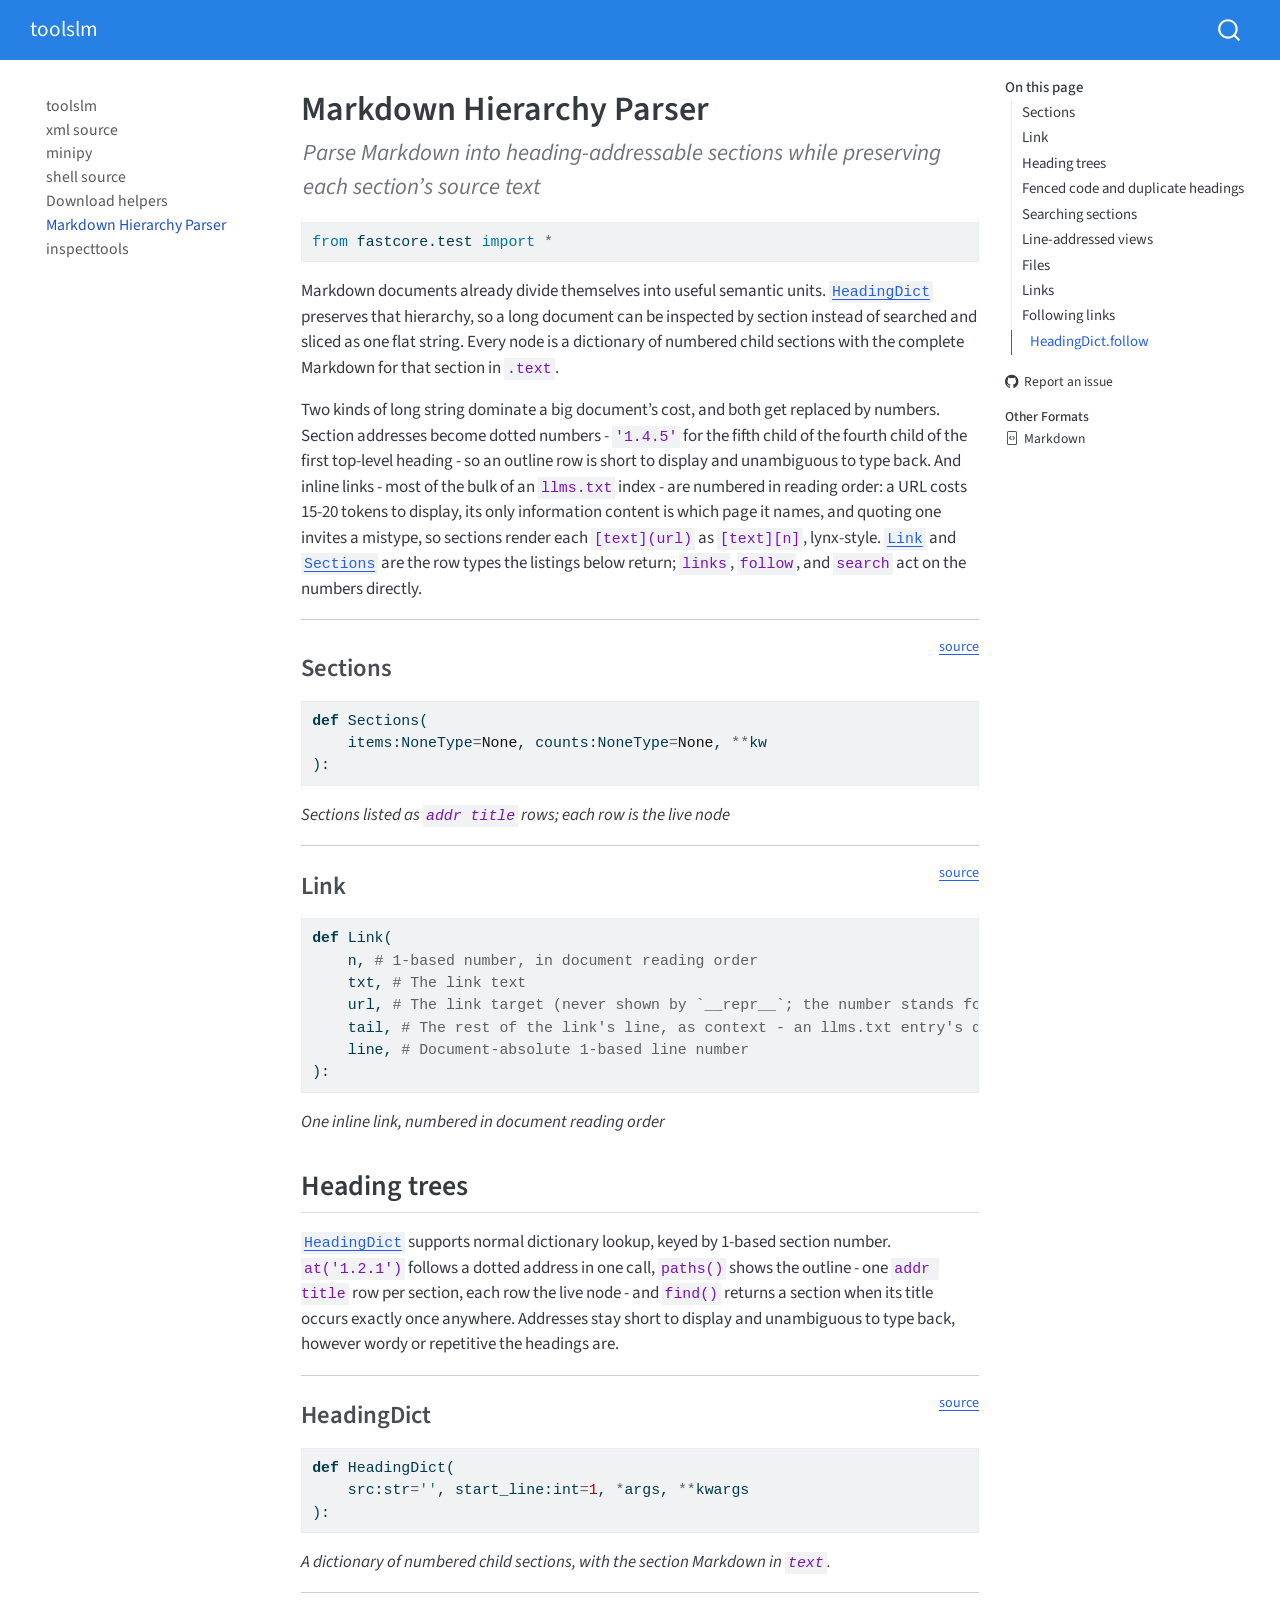
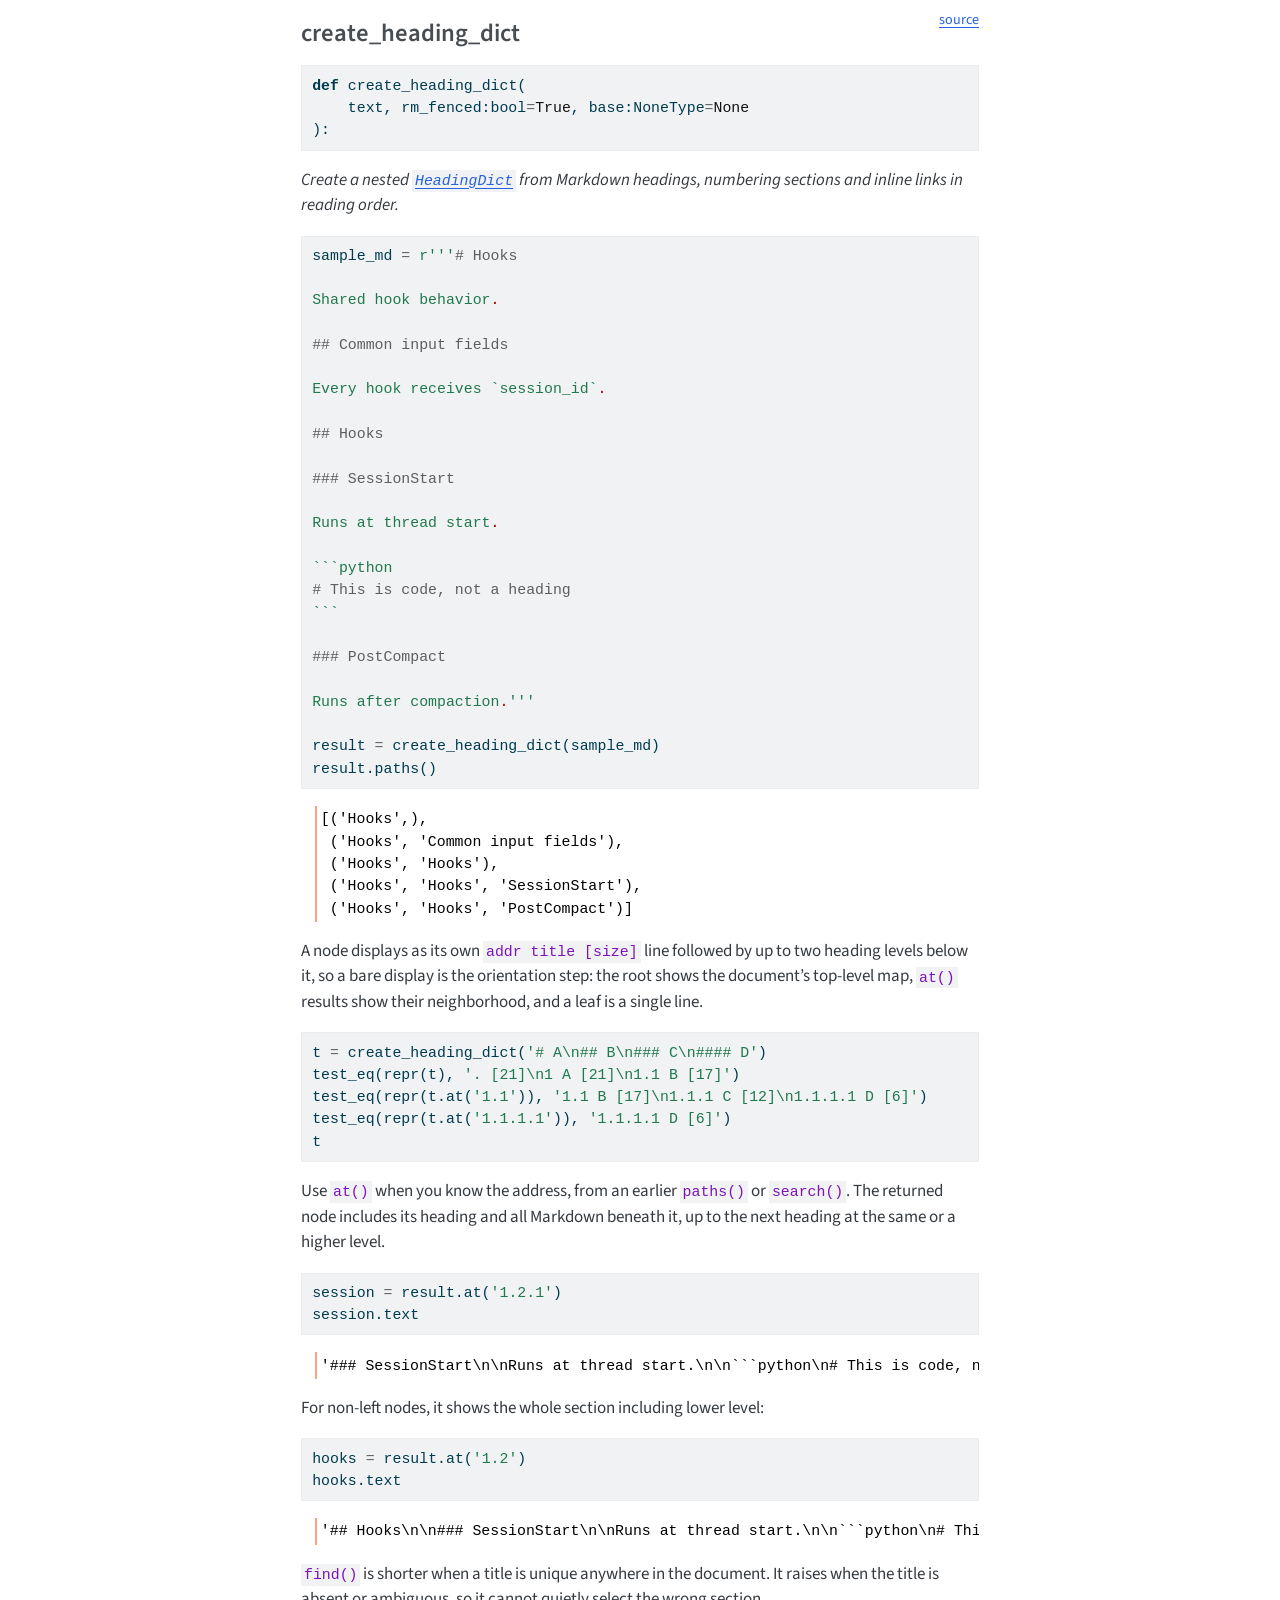
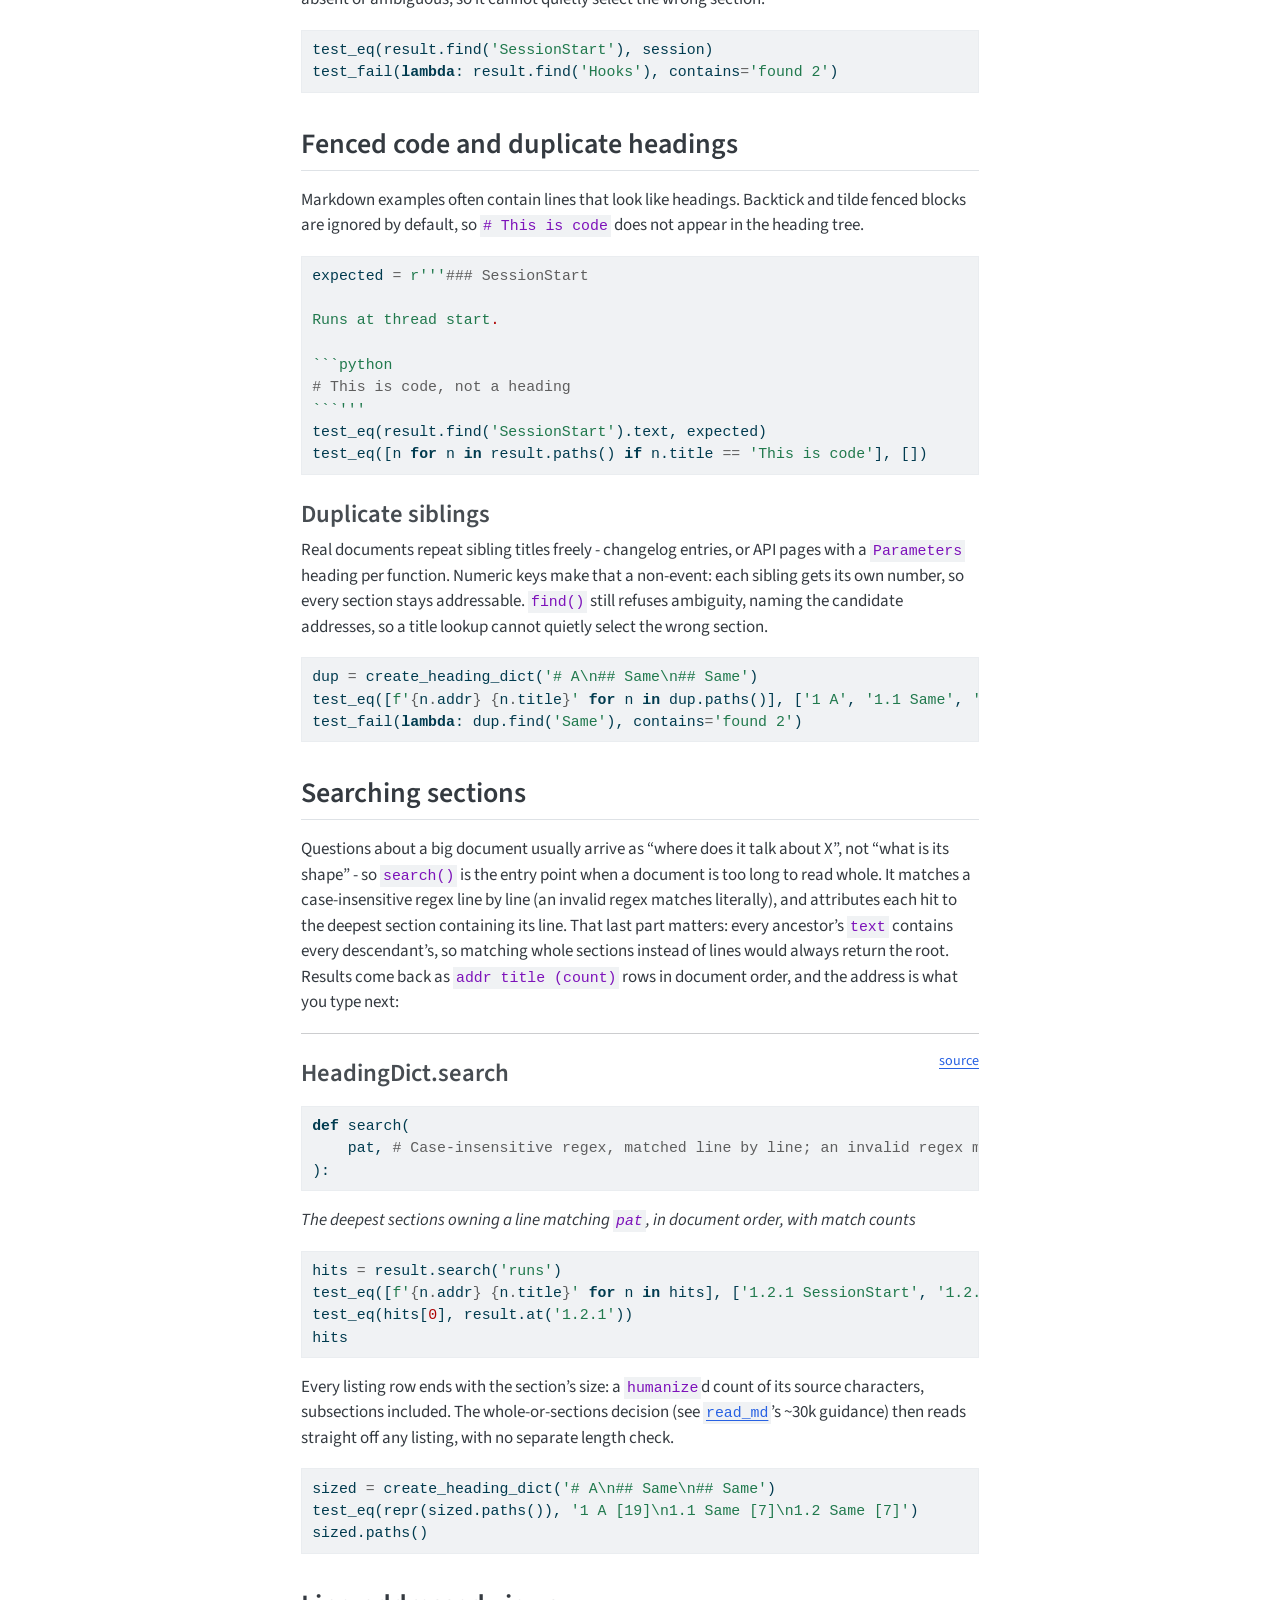
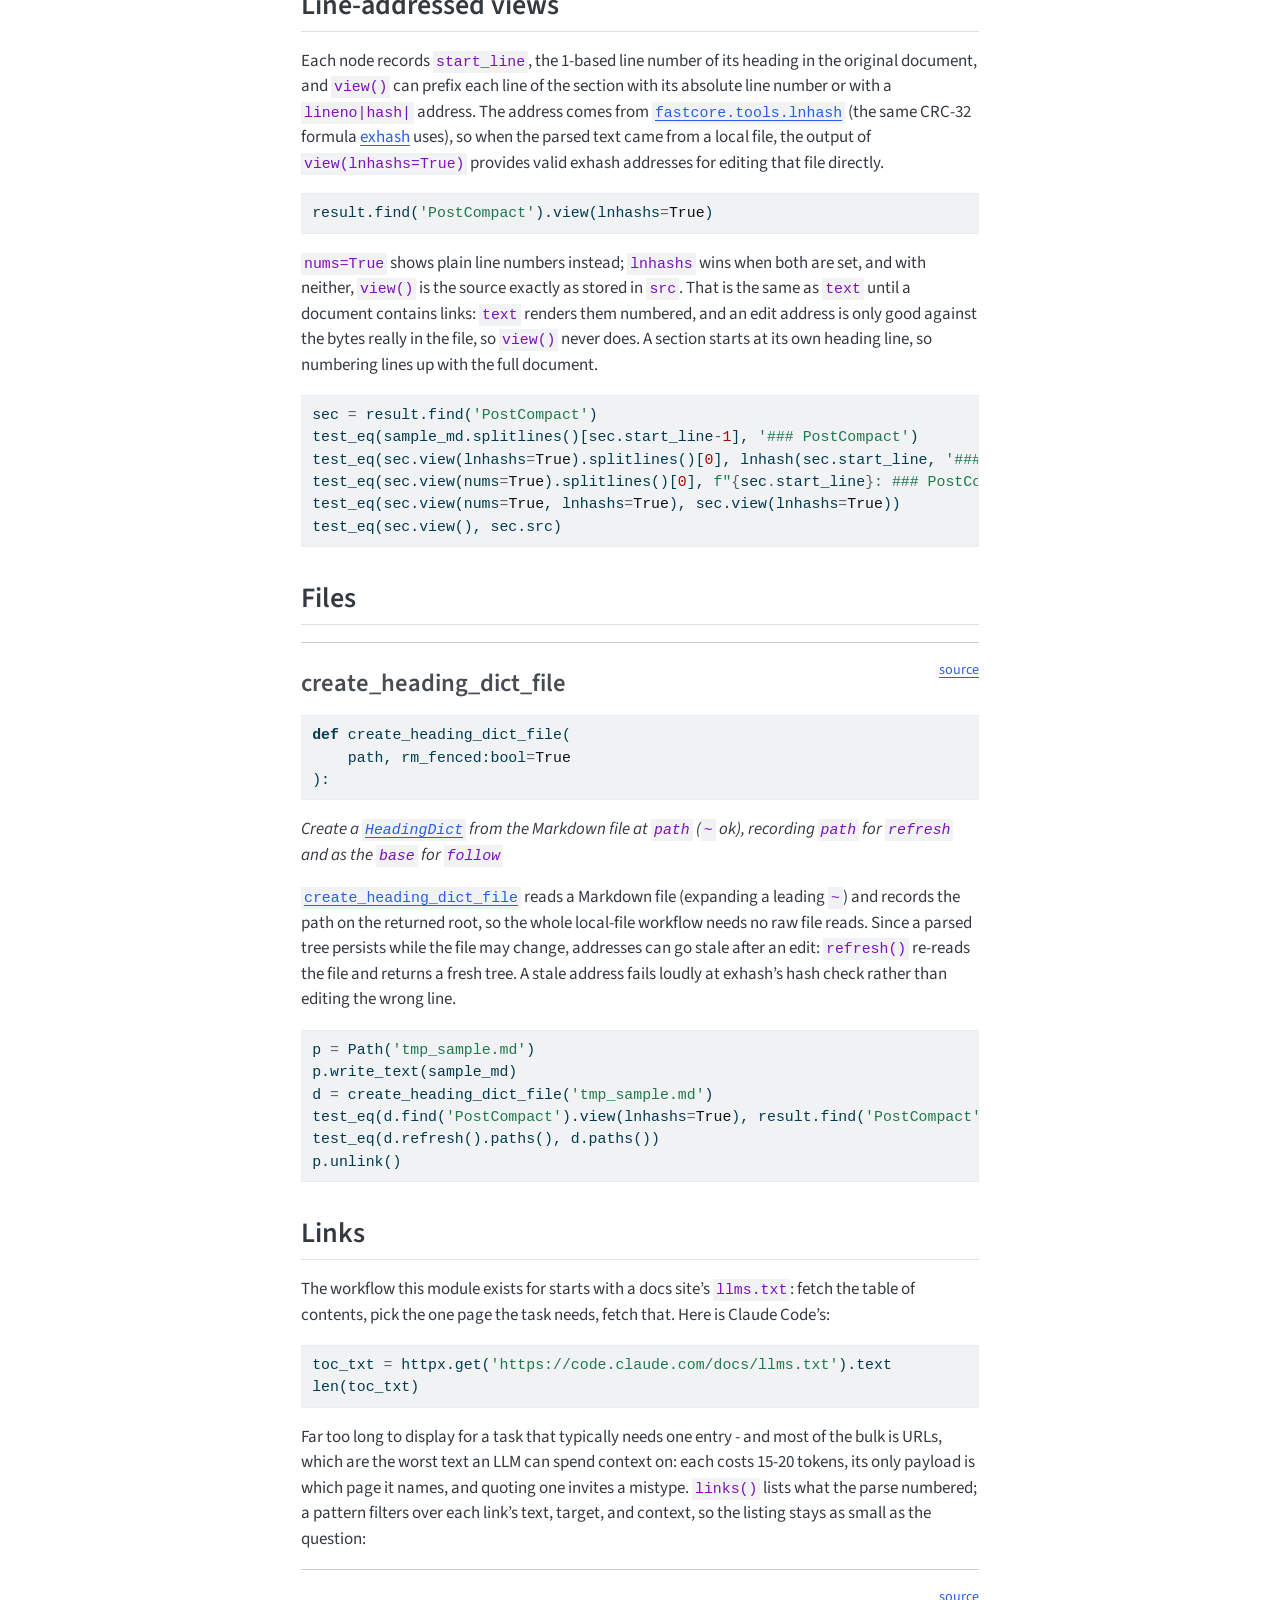
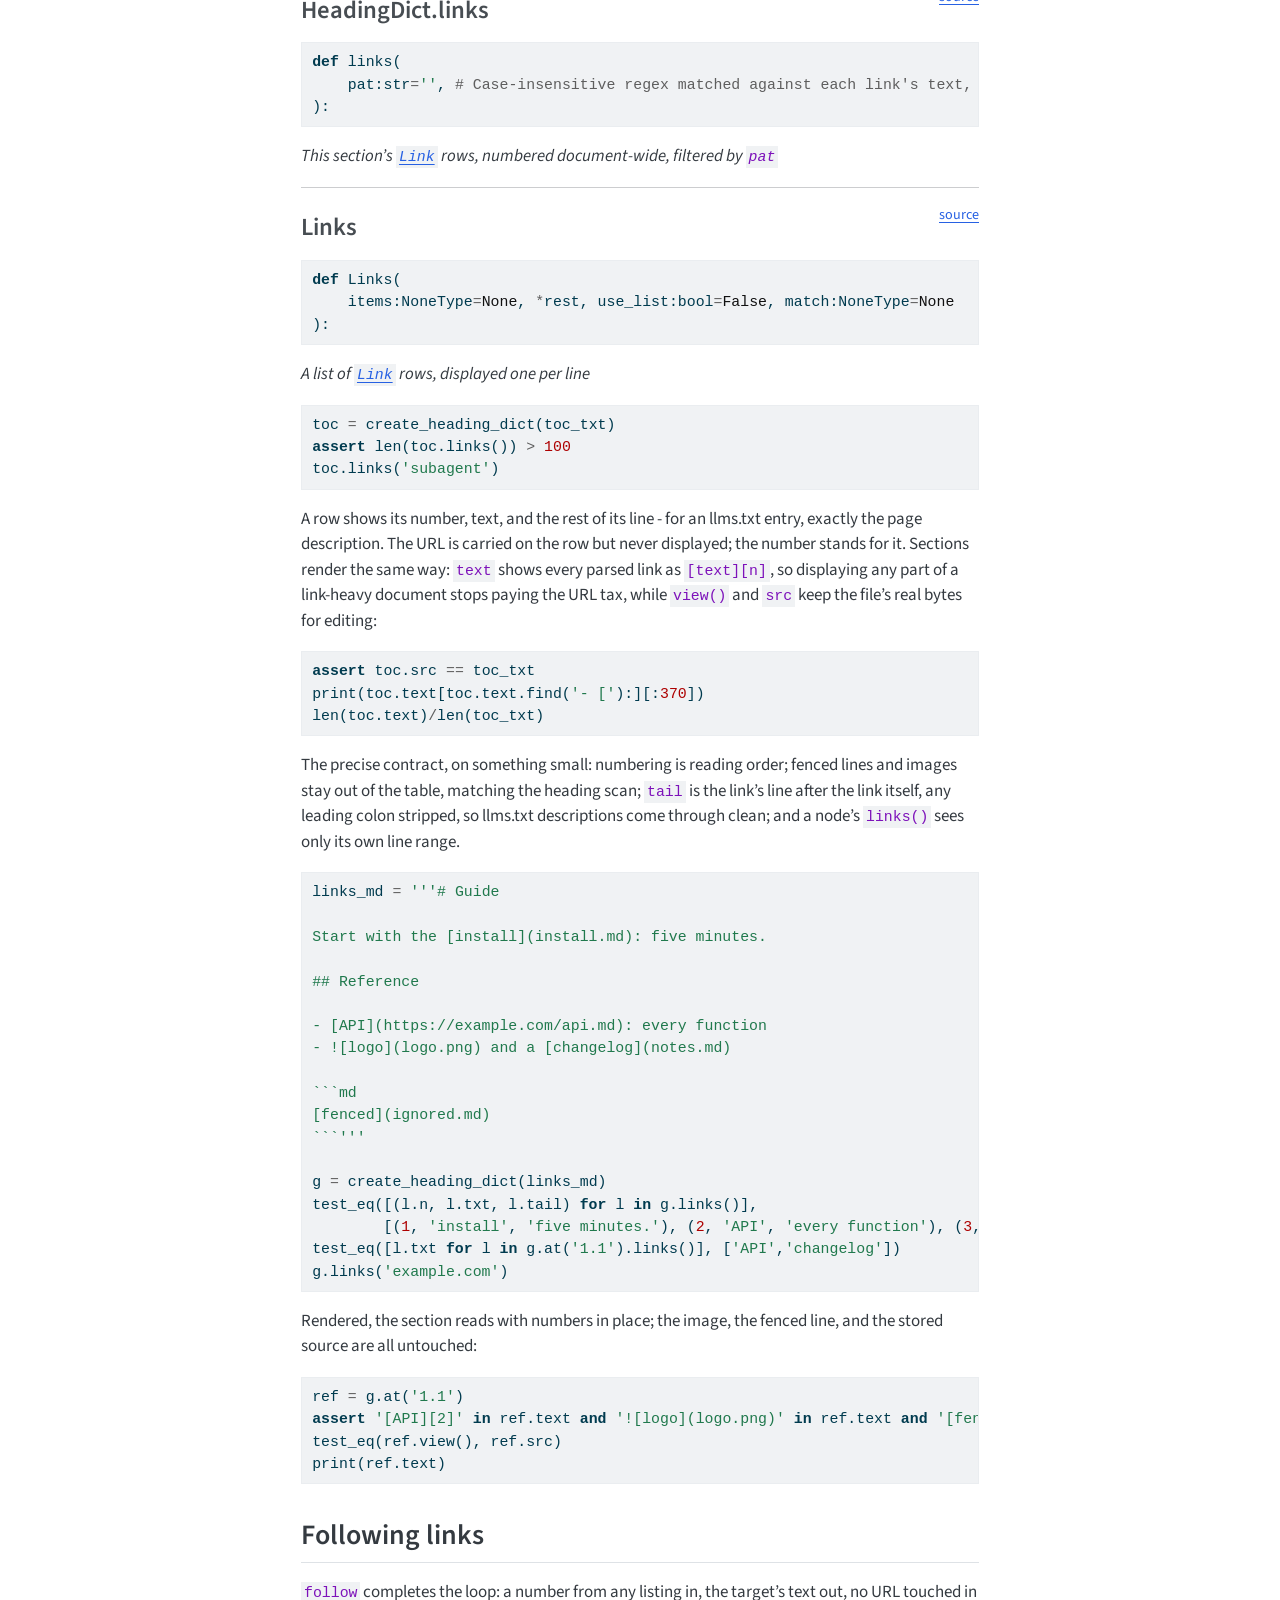
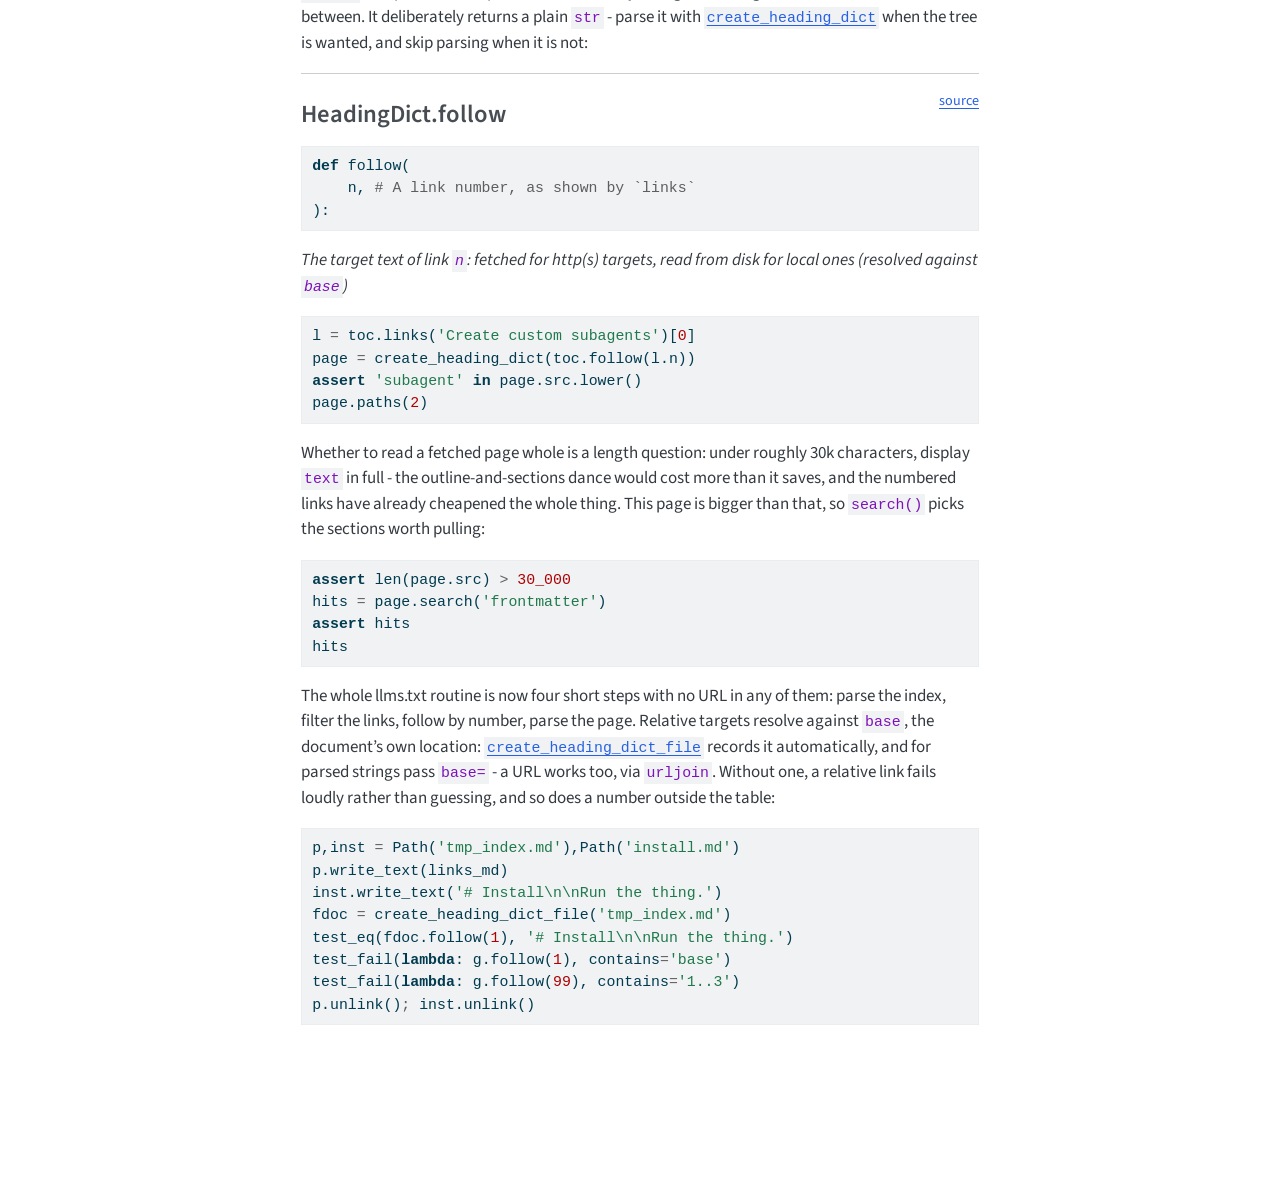
<file: md_hier.html>
<!DOCTYPE html>
<html xmlns="http://www.w3.org/1999/xhtml" lang="en" xml:lang="en"><head>

<meta charset="utf-8">
<meta name="generator" content="quarto-1.10.18">

<meta name="viewport" content="width=device-width, initial-scale=1.0, user-scalable=yes">

<meta name="description" content="Parse Markdown into heading-addressable sections while preserving each section’s source text">

<title>Markdown Hierarchy Parser – toolslm</title>
<style>
/* Default styles provided by pandoc.
** See https://pandoc.org/MANUAL.html#variables-for-html for config info.
*/
span.smallcaps{font-variant: small-caps;}
div.columns{display: flex; gap: 1.5em;}
div.column{flex: auto;}
@media screen {
div.columns{gap: min(4vw, 1.5em);}
div.column{overflow-x: auto;}
}
div.hanging-indent{margin-left: 1.5em; text-indent: -1.5em;}
ul.task-list{list-style: none;}
ul.task-list li input[type="checkbox"] {
  width: 0.8em;
  margin: 0 0.8em 0.2em -1em; /* quarto-specific, see https://github.com/quarto-dev/quarto-cli/issues/4556 */ 
  vertical-align: middle;
}
/* CSS for syntax highlighting */
html { -webkit-text-size-adjust: 100%; }
pre > code.sourceCode { white-space: pre; position: relative; }
pre > code.sourceCode > span { display: inline-block; line-height: 1.25; }
pre > code.sourceCode > span:empty { height: 1.2em; }
.sourceCode { overflow: visible; }
code.sourceCode > span { color: inherit; text-decoration: inherit; }
div.sourceCode { margin: 1em 0; }
pre.sourceCode { margin: 0; }
@media screen {
div.sourceCode { overflow: auto; }
}
@media print {
pre > code.sourceCode { white-space: pre-wrap; }
pre > code.sourceCode > span { text-indent: -5em; padding-left: 5em; }
}
pre.numberSource code
  { counter-reset: source-line 0; }
pre.numberSource code > span
  { position: relative; left: -4em; counter-increment: source-line; }
pre.numberSource code > span > a:first-child::before
  { content: counter(source-line);
    position: relative; left: -1em; text-align: right; vertical-align: baseline;
    border: none; display: inline-block;
    -webkit-touch-callout: none; -webkit-user-select: none;
    -khtml-user-select: none; -moz-user-select: none;
    -ms-user-select: none; user-select: none;
    padding: 0 4px; width: 4em;
  }
pre.numberSource { margin-left: 3em;  padding-left: 4px; }
div.sourceCode
  {   }
@media screen {
pre > code.sourceCode > span > a:first-child::before { text-decoration: underline; }
}
</style>


<script src="site_libs/quarto-nav/quarto-nav.js"></script>
<script src="site_libs/quarto-nav/headroom.min.js"></script>
<script src="site_libs/clipboard/clipboard.min.js"></script>
<script src="site_libs/quarto-search/autocomplete.umd.js"></script>
<script src="site_libs/quarto-search/fuse.min.js"></script>
<script src="site_libs/quarto-search/quarto-search.js"></script>
<meta name="quarto:offset" content="./">
<script src="site_libs/quarto-html/quarto.js" type="module"></script>
<script src="site_libs/quarto-html/tabsets/tabsets.js" type="module"></script>
<script src="site_libs/quarto-html/popper.min.js"></script>
<script src="site_libs/quarto-html/tippy.umd.min.js"></script>
<script src="site_libs/quarto-html/anchor.min.js"></script>
<link href="site_libs/quarto-html/tippy.css" rel="stylesheet">
<link href="site_libs/quarto-html/quarto-syntax-highlighting-64a204ab8560d761af7679ceaba22944.css" rel="stylesheet" id="quarto-text-highlighting-styles">
<script src="site_libs/bootstrap/bootstrap.min.js"></script>
<link href="site_libs/bootstrap/bootstrap-icons.css" rel="stylesheet">
<link href="site_libs/bootstrap/bootstrap-2b6a17fde00b5ccb222bcc6fbf188e31.min.css" rel="stylesheet" append-hash="true" id="quarto-bootstrap" data-mode="light">
<script id="quarto-search-options" type="application/json">{
  "location": "navbar",
  "copy-button": false,
  "collapse-after": 3,
  "panel-placement": "end",
  "type": "overlay",
  "limit": 50,
  "keyboard-shortcut": [
    "f",
    "/",
    "s"
  ],
  "show-item-context": false,
  "language": {
    "search-no-results-text": "No results",
    "search-matching-documents-text": "matching documents",
    "search-copy-link-title": "Copy link to search",
    "search-hide-matches-text": "Hide additional matches",
    "search-more-match-text": "more match in this document",
    "search-more-matches-text": "more matches in this document",
    "search-clear-button-title": "Clear",
    "search-text-placeholder": "",
    "search-detached-cancel-button-title": "Cancel",
    "search-submit-button-title": "Submit",
    "search-label": "Search"
  }
}</script>


<link rel="stylesheet" href="styles.css">
<meta property="og:title" content="Markdown Hierarchy Parser – toolslm">
<meta property="og:description" content="Parse Markdown into heading-addressable sections while preserving each section’s source text">
<meta property="og:site_name" content="toolslm">
<meta name="twitter:title" content="Markdown Hierarchy Parser – toolslm">
<meta name="twitter:description" content="Parse Markdown into heading-addressable sections while preserving each section’s source text">
<meta name="twitter:card" content="summary">
</head>

<body class="nav-sidebar floating nav-fixed quarto-light">

<div id="quarto-search-results"></div>
  <header id="quarto-header" class="headroom fixed-top">
    <nav class="navbar navbar-expand-lg " data-bs-theme="dark">
      <div class="navbar-container container-fluid">
      <div class="navbar-brand-container mx-auto">
    <a class="navbar-brand" href="./index.html">
    <span class="navbar-title">toolslm</span>
    </a>
  </div>
        <div class="quarto-navbar-tools tools-end">
</div>
          <div id="quarto-search" class="" title="Search"></div>
      </div> <!-- /container-fluid -->
    </nav>
  <nav class="quarto-secondary-nav">
    <div class="container-fluid d-flex">
      <button type="button" class="quarto-btn-toggle btn" data-bs-toggle="collapse" role="button" data-bs-target=".quarto-sidebar-collapse-item" aria-controls="quarto-sidebar" aria-expanded="false" aria-label="Toggle sidebar navigation" onclick="if (window.quartoToggleHeadroom) { window.quartoToggleHeadroom(); }">
        <i class="bi bi-layout-text-sidebar-reverse"></i>
      </button>
        <nav class="quarto-page-breadcrumbs" aria-label="breadcrumb"><ol class="breadcrumb"><li class="breadcrumb-item"><a href="./md_hier.html">Markdown Hierarchy Parser</a></li></ol></nav>
        <a class="flex-grow-1" role="navigation" data-bs-toggle="collapse" data-bs-target=".quarto-sidebar-collapse-item" aria-controls="quarto-sidebar" aria-expanded="false" aria-label="Toggle sidebar navigation" onclick="if (window.quartoToggleHeadroom) { window.quartoToggleHeadroom(); }">      
        </a>
    </div>
  </nav>
</header>
<!-- content -->
<div id="quarto-content" class="quarto-container page-columns page-rows-contents page-layout-article page-navbar">
<!-- sidebar -->
  <nav id="quarto-sidebar" class="sidebar collapse collapse-horizontal quarto-sidebar-collapse-item sidebar-navigation floating overflow-auto">
    <div class="sidebar-menu-container"> 
    <ul class="list-unstyled mt-1">
        <li class="sidebar-item">
  <div class="sidebar-item-container"> 
  <a href="./index.html" class="sidebar-item-text sidebar-link">
 <span class="menu-text">toolslm</span></a>
  </div>
</li>
        <li class="sidebar-item">
  <div class="sidebar-item-container"> 
  <a href="./xml.html" class="sidebar-item-text sidebar-link">
 <span class="menu-text">xml source</span></a>
  </div>
</li>
        <li class="sidebar-item">
  <div class="sidebar-item-container"> 
  <a href="./minipy.html" class="sidebar-item-text sidebar-link">
 <span class="menu-text">minipy</span></a>
  </div>
</li>
        <li class="sidebar-item">
  <div class="sidebar-item-container"> 
  <a href="./shell.html" class="sidebar-item-text sidebar-link">
 <span class="menu-text">shell source</span></a>
  </div>
</li>
        <li class="sidebar-item">
  <div class="sidebar-item-container"> 
  <a href="./download.html" class="sidebar-item-text sidebar-link">
 <span class="menu-text">Download helpers</span></a>
  </div>
</li>
        <li class="sidebar-item">
  <div class="sidebar-item-container"> 
  <a href="./md_hier.html" class="sidebar-item-text sidebar-link active">
 <span class="menu-text">Markdown Hierarchy Parser</span></a>
  </div>
</li>
        <li class="sidebar-item">
  <div class="sidebar-item-container"> 
  <a href="./inspecttools.html" class="sidebar-item-text sidebar-link">
 <span class="menu-text">inspecttools</span></a>
  </div>
</li>
    </ul>
    </div>
</nav>
<div id="quarto-sidebar-glass" class="quarto-sidebar-collapse-item" data-bs-toggle="collapse" data-bs-target=".quarto-sidebar-collapse-item"></div>
<!-- margin-sidebar -->
    <div id="quarto-margin-sidebar" class="sidebar margin-sidebar">
        <nav id="TOC" role="doc-toc" class="toc-active">
    <h2 id="toc-title">On this page</h2>
   
  <ul>
  <li><a href="#sections" id="toc-sections" class="nav-link active" data-scroll-target="#sections">Sections</a></li>
  <li><a href="#link" id="toc-link" class="nav-link" data-scroll-target="#link">Link</a></li>
  <li><a href="#heading-trees" id="toc-heading-trees" class="nav-link" data-scroll-target="#heading-trees">Heading trees</a>
  <ul class="collapse">
  <li><a href="#headingdict" id="toc-headingdict" class="nav-link" data-scroll-target="#headingdict">HeadingDict</a></li>
  <li><a href="#create_heading_dict" id="toc-create_heading_dict" class="nav-link" data-scroll-target="#create_heading_dict">create_heading_dict</a></li>
  </ul></li>
  <li><a href="#fenced-code-and-duplicate-headings" id="toc-fenced-code-and-duplicate-headings" class="nav-link" data-scroll-target="#fenced-code-and-duplicate-headings">Fenced code and duplicate headings</a>
  <ul class="collapse">
  <li><a href="#duplicate-siblings" id="toc-duplicate-siblings" class="nav-link" data-scroll-target="#duplicate-siblings">Duplicate siblings</a></li>
  </ul></li>
  <li><a href="#searching-sections" id="toc-searching-sections" class="nav-link" data-scroll-target="#searching-sections">Searching sections</a>
  <ul class="collapse">
  <li><a href="#headingdict.search" id="toc-headingdict.search" class="nav-link" data-scroll-target="#headingdict.search">HeadingDict.search</a></li>
  </ul></li>
  <li><a href="#line-addressed-views" id="toc-line-addressed-views" class="nav-link" data-scroll-target="#line-addressed-views">Line-addressed views</a></li>
  <li><a href="#files" id="toc-files" class="nav-link" data-scroll-target="#files">Files</a>
  <ul class="collapse">
  <li><a href="#create_heading_dict_file" id="toc-create_heading_dict_file" class="nav-link" data-scroll-target="#create_heading_dict_file">create_heading_dict_file</a></li>
  </ul></li>
  <li><a href="#links" id="toc-links" class="nav-link" data-scroll-target="#links">Links</a>
  <ul class="collapse">
  <li><a href="#headingdict.links" id="toc-headingdict.links" class="nav-link" data-scroll-target="#headingdict.links">HeadingDict.links</a></li>
  <li><a href="#links-1" id="toc-links-1" class="nav-link" data-scroll-target="#links-1">Links</a></li>
  </ul></li>
  <li><a href="#following-links" id="toc-following-links" class="nav-link" data-scroll-target="#following-links">Following links</a>
  <ul class="collapse">
  <li><a href="#headingdict.follow" id="toc-headingdict.follow" class="nav-link" data-scroll-target="#headingdict.follow">HeadingDict.follow</a></li>
  </ul></li>
  </ul>
<div class="toc-actions"><ul><li><a href="https://github.com/AnswerDotAI/toolslm/issues/new" class="toc-action"><i class="bi bi-github"></i>Report an issue</a></li></ul></div><div class="quarto-alternate-formats"><h2>Other Formats</h2><ul><li><a href="md_hier.html.md"><i class="bi bi-file-code"></i>Markdown</a></li></ul></div></nav>
    </div>
<!-- main -->
<main class="content" id="quarto-document-content">

<header id="title-block-header" class="quarto-title-block default">
<div class="quarto-title">
<h1 class="title">Markdown Hierarchy Parser</h1>
</div>

<div>
  <div class="description">
    Parse Markdown into heading-addressable sections while preserving each section’s source text
  </div>
</div>


<div class="quarto-title-meta">

    
  
    
  </div>
  


</header>


<!-- WARNING: THIS FILE WAS AUTOGENERATED! DO NOT EDIT! -->
<div id="7a880bed" class="cell">
<div class="code-copy-outer-scaffold"><div class="sourceCode cell-code" id="cb1"><pre class="sourceCode python code-with-copy"><code class="sourceCode python"><span id="cb1-1"><a href="#cb1-1" aria-hidden="true" tabindex="-1"></a><span class="im">from</span> fastcore.test <span class="im">import</span> <span class="op">*</span></span></code></pre></div><button title="Copy to Clipboard" class="code-copy-button"><i class="bi"></i></button></div>
</div>
<p>Markdown documents already divide themselves into useful semantic units. <a href="https://AnswerDotAI.github.io/toolslm/md_hier.html#headingdict"><code>HeadingDict</code></a> preserves that hierarchy, so a long document can be inspected by section instead of searched and sliced as one flat string. Every node is a dictionary of numbered child sections with the complete Markdown for that section in <code>.text</code>.</p>
<p>Two kinds of long string dominate a big document’s cost, and both get replaced by numbers. Section addresses become dotted numbers - <code>'1.4.5'</code> for the fifth child of the fourth child of the first top-level heading - so an outline row is short to display and unambiguous to type back. And inline links - most of the bulk of an <code>llms.txt</code> index - are numbered in reading order: a URL costs 15-20 tokens to display, its only information content is which page it names, and quoting one invites a mistype, so sections render each <code>[text](url)</code> as <code>[text][n]</code>, lynx-style. <a href="https://AnswerDotAI.github.io/toolslm/md_hier.html#link"><code>Link</code></a> and <a href="https://AnswerDotAI.github.io/toolslm/md_hier.html#sections"><code>Sections</code></a> are the row types the listings below return; <code>links</code>, <code>follow</code>, and <code>search</code> act on the numbers directly.</p>
<hr>
<p><a href="https://github.com/AnswerDotAI/toolslm/blob/main/toolslm/md_hier.py#L30" target="_blank" style="float:right; font-size:smaller">source</a></p>
<section id="sections" class="level3">
<h3 class="anchored" data-anchor-id="sections">Sections</h3>
<div class="code-copy-outer-scaffold"><div class="sourceCode" id="cb2"><pre class="sourceCode python code-with-copy"><code class="sourceCode python"><span id="cb2-1"><a href="#cb2-1" aria-hidden="true" tabindex="-1"></a><span class="kw">def</span> Sections(</span>
<span id="cb2-2"><a href="#cb2-2" aria-hidden="true" tabindex="-1"></a>    items:NoneType<span class="op">=</span><span class="va">None</span>, counts:NoneType<span class="op">=</span><span class="va">None</span>, <span class="op">**</span>kw</span>
<span id="cb2-3"><a href="#cb2-3" aria-hidden="true" tabindex="-1"></a>):</span></code></pre></div><button title="Copy to Clipboard" class="code-copy-button"><i class="bi"></i></button></div>
<p><em>Sections listed as <code>addr title</code> rows; each row is the live node</em></p>
<hr>
<p><a href="https://github.com/AnswerDotAI/toolslm/blob/main/toolslm/md_hier.py#L19" target="_blank" style="float:right; font-size:smaller">source</a></p>
</section>
<section id="link" class="level3">
<h3 class="anchored" data-anchor-id="link">Link</h3>
<div class="code-copy-outer-scaffold"><div class="sourceCode" id="cb3"><pre class="sourceCode python code-with-copy"><code class="sourceCode python"><span id="cb3-1"><a href="#cb3-1" aria-hidden="true" tabindex="-1"></a><span class="kw">def</span> Link(</span>
<span id="cb3-2"><a href="#cb3-2" aria-hidden="true" tabindex="-1"></a>    n, <span class="co"># 1-based number, in document reading order</span></span>
<span id="cb3-3"><a href="#cb3-3" aria-hidden="true" tabindex="-1"></a>    txt, <span class="co"># The link text</span></span>
<span id="cb3-4"><a href="#cb3-4" aria-hidden="true" tabindex="-1"></a>    url, <span class="co"># The link target (never shown by `__repr__`; the number stands for it)</span></span>
<span id="cb3-5"><a href="#cb3-5" aria-hidden="true" tabindex="-1"></a>    tail, <span class="co"># The rest of the link's line, as context - an llms.txt entry's description</span></span>
<span id="cb3-6"><a href="#cb3-6" aria-hidden="true" tabindex="-1"></a>    line, <span class="co"># Document-absolute 1-based line number</span></span>
<span id="cb3-7"><a href="#cb3-7" aria-hidden="true" tabindex="-1"></a>):</span></code></pre></div><button title="Copy to Clipboard" class="code-copy-button"><i class="bi"></i></button></div>
<p><em>One inline link, numbered in document reading order</em></p>
</section>
<section id="heading-trees" class="level2">
<h2 class="anchored" data-anchor-id="heading-trees">Heading trees</h2>
<p><a href="https://AnswerDotAI.github.io/toolslm/md_hier.html#headingdict"><code>HeadingDict</code></a> supports normal dictionary lookup, keyed by 1-based section number. <code>at('1.2.1')</code> follows a dotted address in one call, <code>paths()</code> shows the outline - one <code>addr title</code> row per section, each row the live node - and <code>find()</code> returns a section when its title occurs exactly once anywhere. Addresses stay short to display and unambiguous to type back, however wordy or repetitive the headings are.</p>
<hr>
<p><a href="https://github.com/AnswerDotAI/toolslm/blob/main/toolslm/md_hier.py#L43" target="_blank" style="float:right; font-size:smaller">source</a></p>
<section id="headingdict" class="level3">
<h3 class="anchored" data-anchor-id="headingdict">HeadingDict</h3>
<div class="code-copy-outer-scaffold"><div class="sourceCode" id="cb4"><pre class="sourceCode python code-with-copy"><code class="sourceCode python"><span id="cb4-1"><a href="#cb4-1" aria-hidden="true" tabindex="-1"></a><span class="kw">def</span> HeadingDict(</span>
<span id="cb4-2"><a href="#cb4-2" aria-hidden="true" tabindex="-1"></a>    src:<span class="bu">str</span><span class="op">=</span><span class="st">''</span>, start_line:<span class="bu">int</span><span class="op">=</span><span class="dv">1</span>, <span class="op">*</span>args, <span class="op">**</span>kwargs</span>
<span id="cb4-3"><a href="#cb4-3" aria-hidden="true" tabindex="-1"></a>):</span></code></pre></div><button title="Copy to Clipboard" class="code-copy-button"><i class="bi"></i></button></div>
<p><em>A dictionary of numbered child sections, with the section Markdown in <code>text</code>.</em></p>
<hr>
<p><a href="https://github.com/AnswerDotAI/toolslm/blob/main/toolslm/md_hier.py#L120" target="_blank" style="float:right; font-size:smaller">source</a></p>
</section>
<section id="create_heading_dict" class="level3">
<h3 class="anchored" data-anchor-id="create_heading_dict">create_heading_dict</h3>
<div class="code-copy-outer-scaffold"><div class="sourceCode" id="cb5"><pre class="sourceCode python code-with-copy"><code class="sourceCode python"><span id="cb5-1"><a href="#cb5-1" aria-hidden="true" tabindex="-1"></a><span class="kw">def</span> create_heading_dict(</span>
<span id="cb5-2"><a href="#cb5-2" aria-hidden="true" tabindex="-1"></a>    text, rm_fenced:<span class="bu">bool</span><span class="op">=</span><span class="va">True</span>, base:NoneType<span class="op">=</span><span class="va">None</span></span>
<span id="cb5-3"><a href="#cb5-3" aria-hidden="true" tabindex="-1"></a>):</span></code></pre></div><button title="Copy to Clipboard" class="code-copy-button"><i class="bi"></i></button></div>
<p><em>Create a nested <a href="https://AnswerDotAI.github.io/toolslm/md_hier.html#headingdict"><code>HeadingDict</code></a> from Markdown headings, numbering sections and inline links in reading order.</em></p>
<div id="4f194891" class="cell">
<div class="code-copy-outer-scaffold"><div class="sourceCode cell-code" id="cb6"><pre class="sourceCode python code-with-copy"><code class="sourceCode python"><span id="cb6-1"><a href="#cb6-1" aria-hidden="true" tabindex="-1"></a>sample_md <span class="op">=</span> <span class="vs">r'''</span><span class="co"># Hooks</span></span>
<span id="cb6-2"><a href="#cb6-2" aria-hidden="true" tabindex="-1"></a></span>
<span id="cb6-3"><a href="#cb6-3" aria-hidden="true" tabindex="-1"></a><span class="vs">Shared hook behavior</span><span class="dv">.</span></span>
<span id="cb6-4"><a href="#cb6-4" aria-hidden="true" tabindex="-1"></a></span>
<span id="cb6-5"><a href="#cb6-5" aria-hidden="true" tabindex="-1"></a><span class="co">## Common input fields</span></span>
<span id="cb6-6"><a href="#cb6-6" aria-hidden="true" tabindex="-1"></a></span>
<span id="cb6-7"><a href="#cb6-7" aria-hidden="true" tabindex="-1"></a><span class="vs">Every hook receives `session_id`</span><span class="dv">.</span></span>
<span id="cb6-8"><a href="#cb6-8" aria-hidden="true" tabindex="-1"></a></span>
<span id="cb6-9"><a href="#cb6-9" aria-hidden="true" tabindex="-1"></a><span class="co">## Hooks</span></span>
<span id="cb6-10"><a href="#cb6-10" aria-hidden="true" tabindex="-1"></a></span>
<span id="cb6-11"><a href="#cb6-11" aria-hidden="true" tabindex="-1"></a><span class="co">### SessionStart</span></span>
<span id="cb6-12"><a href="#cb6-12" aria-hidden="true" tabindex="-1"></a></span>
<span id="cb6-13"><a href="#cb6-13" aria-hidden="true" tabindex="-1"></a><span class="vs">Runs at thread start</span><span class="dv">.</span></span>
<span id="cb6-14"><a href="#cb6-14" aria-hidden="true" tabindex="-1"></a></span>
<span id="cb6-15"><a href="#cb6-15" aria-hidden="true" tabindex="-1"></a><span class="vs">```python</span></span>
<span id="cb6-16"><a href="#cb6-16" aria-hidden="true" tabindex="-1"></a><span class="co"># This is code, not a heading</span></span>
<span id="cb6-17"><a href="#cb6-17" aria-hidden="true" tabindex="-1"></a><span class="vs">```</span></span>
<span id="cb6-18"><a href="#cb6-18" aria-hidden="true" tabindex="-1"></a></span>
<span id="cb6-19"><a href="#cb6-19" aria-hidden="true" tabindex="-1"></a><span class="co">### PostCompact</span></span>
<span id="cb6-20"><a href="#cb6-20" aria-hidden="true" tabindex="-1"></a></span>
<span id="cb6-21"><a href="#cb6-21" aria-hidden="true" tabindex="-1"></a><span class="vs">Runs after compaction</span><span class="dv">.</span><span class="vs">'''</span></span>
<span id="cb6-22"><a href="#cb6-22" aria-hidden="true" tabindex="-1"></a></span>
<span id="cb6-23"><a href="#cb6-23" aria-hidden="true" tabindex="-1"></a>result <span class="op">=</span> create_heading_dict(sample_md)</span>
<span id="cb6-24"><a href="#cb6-24" aria-hidden="true" tabindex="-1"></a>result.paths()</span></code></pre></div><button title="Copy to Clipboard" class="code-copy-button"><i class="bi"></i></button></div>
<div class="cell-output cell-output-display">
<pre><code>[('Hooks',),
 ('Hooks', 'Common input fields'),
 ('Hooks', 'Hooks'),
 ('Hooks', 'Hooks', 'SessionStart'),
 ('Hooks', 'Hooks', 'PostCompact')]</code></pre>
</div>
</div>
<p>A node displays as its own <code>addr title [size]</code> line followed by up to two heading levels below it, so a bare display is the orientation step: the root shows the document’s top-level map, <code>at()</code> results show their neighborhood, and a leaf is a single line.</p>
<div id="94278020" class="cell">
<div class="code-copy-outer-scaffold"><div class="sourceCode cell-code" id="cb8"><pre class="sourceCode python code-with-copy"><code class="sourceCode python"><span id="cb8-1"><a href="#cb8-1" aria-hidden="true" tabindex="-1"></a>t <span class="op">=</span> create_heading_dict(<span class="st">'# A</span><span class="ch">\n</span><span class="st">## B</span><span class="ch">\n</span><span class="st">### C</span><span class="ch">\n</span><span class="st">#### D'</span>)</span>
<span id="cb8-2"><a href="#cb8-2" aria-hidden="true" tabindex="-1"></a>test_eq(<span class="bu">repr</span>(t), <span class="st">'. [21]</span><span class="ch">\n</span><span class="st">1 A [21]</span><span class="ch">\n</span><span class="st">1.1 B [17]'</span>)</span>
<span id="cb8-3"><a href="#cb8-3" aria-hidden="true" tabindex="-1"></a>test_eq(<span class="bu">repr</span>(t.at(<span class="st">'1.1'</span>)), <span class="st">'1.1 B [17]</span><span class="ch">\n</span><span class="st">1.1.1 C [12]</span><span class="ch">\n</span><span class="st">1.1.1.1 D [6]'</span>)</span>
<span id="cb8-4"><a href="#cb8-4" aria-hidden="true" tabindex="-1"></a>test_eq(<span class="bu">repr</span>(t.at(<span class="st">'1.1.1.1'</span>)), <span class="st">'1.1.1.1 D [6]'</span>)</span>
<span id="cb8-5"><a href="#cb8-5" aria-hidden="true" tabindex="-1"></a>t</span></code></pre></div><button title="Copy to Clipboard" class="code-copy-button"><i class="bi"></i></button></div>
</div>
<p>Use <code>at()</code> when you know the address, from an earlier <code>paths()</code> or <code>search()</code>. The returned node includes its heading and all Markdown beneath it, up to the next heading at the same or a higher level.</p>
<div id="07eb31cd" class="cell">
<div class="code-copy-outer-scaffold"><div class="sourceCode cell-code" id="cb9"><pre class="sourceCode python code-with-copy"><code class="sourceCode python"><span id="cb9-1"><a href="#cb9-1" aria-hidden="true" tabindex="-1"></a>session <span class="op">=</span> result.at(<span class="st">'1.2.1'</span>)</span>
<span id="cb9-2"><a href="#cb9-2" aria-hidden="true" tabindex="-1"></a>session.text</span></code></pre></div><button title="Copy to Clipboard" class="code-copy-button"><i class="bi"></i></button></div>
<div class="cell-output cell-output-display">
<pre><code>'### SessionStart\n\nRuns at thread start.\n\n```python\n# This is code, not a heading\n```'</code></pre>
</div>
</div>
<p>For non-left nodes, it shows the whole section including lower level:</p>
<div id="e213234d" class="cell">
<div class="code-copy-outer-scaffold"><div class="sourceCode cell-code" id="cb11"><pre class="sourceCode python code-with-copy"><code class="sourceCode python"><span id="cb11-1"><a href="#cb11-1" aria-hidden="true" tabindex="-1"></a>hooks <span class="op">=</span> result.at(<span class="st">'1.2'</span>)</span>
<span id="cb11-2"><a href="#cb11-2" aria-hidden="true" tabindex="-1"></a>hooks.text</span></code></pre></div><button title="Copy to Clipboard" class="code-copy-button"><i class="bi"></i></button></div>
<div class="cell-output cell-output-display">
<pre><code>'## Hooks\n\n### SessionStart\n\nRuns at thread start.\n\n```python\n# This is code, not a heading\n```\n\n### PostCompact\n\nRuns after compaction.'</code></pre>
</div>
</div>
<p><code>find()</code> is shorter when a title is unique anywhere in the document. It raises when the title is absent or ambiguous, so it cannot quietly select the wrong section.</p>
<div id="9f49e9c9" class="cell">
<div class="code-copy-outer-scaffold"><div class="sourceCode cell-code" id="cb13"><pre class="sourceCode python code-with-copy"><code class="sourceCode python"><span id="cb13-1"><a href="#cb13-1" aria-hidden="true" tabindex="-1"></a>test_eq(result.find(<span class="st">'SessionStart'</span>), session)</span>
<span id="cb13-2"><a href="#cb13-2" aria-hidden="true" tabindex="-1"></a>test_fail(<span class="kw">lambda</span>: result.find(<span class="st">'Hooks'</span>), contains<span class="op">=</span><span class="st">'found 2'</span>)</span></code></pre></div><button title="Copy to Clipboard" class="code-copy-button"><i class="bi"></i></button></div>
</div>
</section>
</section>
<section id="fenced-code-and-duplicate-headings" class="level2">
<h2 class="anchored" data-anchor-id="fenced-code-and-duplicate-headings">Fenced code and duplicate headings</h2>
<p>Markdown examples often contain lines that look like headings. Backtick and tilde fenced blocks are ignored by default, so <code># This is code</code> does not appear in the heading tree.</p>
<div id="d514a920" class="cell">
<div class="code-copy-outer-scaffold"><div class="sourceCode cell-code" id="cb14"><pre class="sourceCode python code-with-copy"><code class="sourceCode python"><span id="cb14-1"><a href="#cb14-1" aria-hidden="true" tabindex="-1"></a>expected <span class="op">=</span> <span class="vs">r'''</span><span class="co">### SessionStart</span></span>
<span id="cb14-2"><a href="#cb14-2" aria-hidden="true" tabindex="-1"></a></span>
<span id="cb14-3"><a href="#cb14-3" aria-hidden="true" tabindex="-1"></a><span class="vs">Runs at thread start</span><span class="dv">.</span></span>
<span id="cb14-4"><a href="#cb14-4" aria-hidden="true" tabindex="-1"></a></span>
<span id="cb14-5"><a href="#cb14-5" aria-hidden="true" tabindex="-1"></a><span class="vs">```python</span></span>
<span id="cb14-6"><a href="#cb14-6" aria-hidden="true" tabindex="-1"></a><span class="co"># This is code, not a heading</span></span>
<span id="cb14-7"><a href="#cb14-7" aria-hidden="true" tabindex="-1"></a><span class="vs">```'''</span></span>
<span id="cb14-8"><a href="#cb14-8" aria-hidden="true" tabindex="-1"></a>test_eq(result.find(<span class="st">'SessionStart'</span>).text, expected)</span>
<span id="cb14-9"><a href="#cb14-9" aria-hidden="true" tabindex="-1"></a>test_eq([n <span class="cf">for</span> n <span class="kw">in</span> result.paths() <span class="cf">if</span> n.title <span class="op">==</span> <span class="st">'This is code'</span>], [])</span></code></pre></div><button title="Copy to Clipboard" class="code-copy-button"><i class="bi"></i></button></div>
</div>
<section id="duplicate-siblings" class="level3">
<h3 class="anchored" data-anchor-id="duplicate-siblings">Duplicate siblings</h3>
<p>Real documents repeat sibling titles freely - changelog entries, or API pages with a <code>Parameters</code> heading per function. Numeric keys make that a non-event: each sibling gets its own number, so every section stays addressable. <code>find()</code> still refuses ambiguity, naming the candidate addresses, so a title lookup cannot quietly select the wrong section.</p>
<div id="2be653c6" class="cell">
<div class="code-copy-outer-scaffold"><div class="sourceCode cell-code" id="cb15"><pre class="sourceCode python code-with-copy"><code class="sourceCode python"><span id="cb15-1"><a href="#cb15-1" aria-hidden="true" tabindex="-1"></a>dup <span class="op">=</span> create_heading_dict(<span class="st">'# A</span><span class="ch">\n</span><span class="st">## Same</span><span class="ch">\n</span><span class="st">## Same'</span>)</span>
<span id="cb15-2"><a href="#cb15-2" aria-hidden="true" tabindex="-1"></a>test_eq([<span class="ss">f'</span><span class="sc">{</span>n<span class="sc">.</span>addr<span class="sc">}</span><span class="ss"> </span><span class="sc">{</span>n<span class="sc">.</span>title<span class="sc">}</span><span class="ss">'</span> <span class="cf">for</span> n <span class="kw">in</span> dup.paths()], [<span class="st">'1 A'</span>, <span class="st">'1.1 Same'</span>, <span class="st">'1.2 Same'</span>])</span>
<span id="cb15-3"><a href="#cb15-3" aria-hidden="true" tabindex="-1"></a>test_fail(<span class="kw">lambda</span>: dup.find(<span class="st">'Same'</span>), contains<span class="op">=</span><span class="st">'found 2'</span>)</span></code></pre></div><button title="Copy to Clipboard" class="code-copy-button"><i class="bi"></i></button></div>
</div>
</section>
</section>
<section id="searching-sections" class="level2">
<h2 class="anchored" data-anchor-id="searching-sections">Searching sections</h2>
<p>Questions about a big document usually arrive as “where does it talk about X”, not “what is its shape” - so <code>search()</code> is the entry point when a document is too long to read whole. It matches a case-insensitive regex line by line (an invalid regex matches literally), and attributes each hit to the deepest section containing its line. That last part matters: every ancestor’s <code>text</code> contains every descendant’s, so matching whole sections instead of lines would always return the root. Results come back as <code>addr title (count)</code> rows in document order, and the address is what you type next:</p>
<hr>
<p><a href="https://github.com/AnswerDotAI/toolslm/blob/main/toolslm/md_hier.py#L159" target="_blank" style="float:right; font-size:smaller">source</a></p>
<section id="headingdict.search" class="level3">
<h3 class="anchored" data-anchor-id="headingdict.search">HeadingDict.search</h3>
<div class="code-copy-outer-scaffold"><div class="sourceCode" id="cb16"><pre class="sourceCode python code-with-copy"><code class="sourceCode python"><span id="cb16-1"><a href="#cb16-1" aria-hidden="true" tabindex="-1"></a><span class="kw">def</span> search(</span>
<span id="cb16-2"><a href="#cb16-2" aria-hidden="true" tabindex="-1"></a>    pat, <span class="co"># Case-insensitive regex, matched line by line; an invalid regex matches literally</span></span>
<span id="cb16-3"><a href="#cb16-3" aria-hidden="true" tabindex="-1"></a>):</span></code></pre></div><button title="Copy to Clipboard" class="code-copy-button"><i class="bi"></i></button></div>
<p><em>The deepest sections owning a line matching <code>pat</code>, in document order, with match counts</em></p>
<div id="a0719a33" class="cell">
<div class="code-copy-outer-scaffold"><div class="sourceCode cell-code" id="cb17"><pre class="sourceCode python code-with-copy"><code class="sourceCode python"><span id="cb17-1"><a href="#cb17-1" aria-hidden="true" tabindex="-1"></a>hits <span class="op">=</span> result.search(<span class="st">'runs'</span>)</span>
<span id="cb17-2"><a href="#cb17-2" aria-hidden="true" tabindex="-1"></a>test_eq([<span class="ss">f'</span><span class="sc">{</span>n<span class="sc">.</span>addr<span class="sc">}</span><span class="ss"> </span><span class="sc">{</span>n<span class="sc">.</span>title<span class="sc">}</span><span class="ss">'</span> <span class="cf">for</span> n <span class="kw">in</span> hits], [<span class="st">'1.2.1 SessionStart'</span>, <span class="st">'1.2.2 PostCompact'</span>])</span>
<span id="cb17-3"><a href="#cb17-3" aria-hidden="true" tabindex="-1"></a>test_eq(hits[<span class="dv">0</span>], result.at(<span class="st">'1.2.1'</span>))</span>
<span id="cb17-4"><a href="#cb17-4" aria-hidden="true" tabindex="-1"></a>hits</span></code></pre></div><button title="Copy to Clipboard" class="code-copy-button"><i class="bi"></i></button></div>
</div>
<p>Every listing row ends with the section’s size: a <code>humanize</code>d count of its source characters, subsections included. The whole-or-sections decision (see <a href="https://AnswerDotAI.github.io/toolslm/download.html#read_md"><code>read_md</code></a>’s ~30k guidance) then reads straight off any listing, with no separate length check.</p>
<div id="92853153" class="cell">
<div class="code-copy-outer-scaffold"><div class="sourceCode cell-code" id="cb18"><pre class="sourceCode python code-with-copy"><code class="sourceCode python"><span id="cb18-1"><a href="#cb18-1" aria-hidden="true" tabindex="-1"></a>sized <span class="op">=</span> create_heading_dict(<span class="st">'# A</span><span class="ch">\n</span><span class="st">## Same</span><span class="ch">\n</span><span class="st">## Same'</span>)</span>
<span id="cb18-2"><a href="#cb18-2" aria-hidden="true" tabindex="-1"></a>test_eq(<span class="bu">repr</span>(sized.paths()), <span class="st">'1 A [19]</span><span class="ch">\n</span><span class="st">1.1 Same [7]</span><span class="ch">\n</span><span class="st">1.2 Same [7]'</span>)</span>
<span id="cb18-3"><a href="#cb18-3" aria-hidden="true" tabindex="-1"></a>sized.paths()</span></code></pre></div><button title="Copy to Clipboard" class="code-copy-button"><i class="bi"></i></button></div>
</div>
</section>
</section>
<section id="line-addressed-views" class="level2">
<h2 class="anchored" data-anchor-id="line-addressed-views">Line-addressed views</h2>
<p>Each node records <code>start_line</code>, the 1-based line number of its heading in the original document, and <code>view()</code> can prefix each line of the section with its absolute line number or with a <code>lineno|hash|</code> address. The address comes from <a href="https://fastcore.fast.ai/tools.html#lnhash"><code>fastcore.tools.lnhash</code></a> (the same CRC-32 formula <a href="https://github.com/AnswerDotAI/exhash">exhash</a> uses), so when the parsed text came from a local file, the output of <code>view(lnhashs=True)</code> provides valid exhash addresses for editing that file directly.</p>
<div id="a55c5bf7" class="cell">
<div class="code-copy-outer-scaffold"><div class="sourceCode cell-code" id="cb19"><pre class="sourceCode python code-with-copy"><code class="sourceCode python"><span id="cb19-1"><a href="#cb19-1" aria-hidden="true" tabindex="-1"></a>result.find(<span class="st">'PostCompact'</span>).view(lnhashs<span class="op">=</span><span class="va">True</span>)</span></code></pre></div><button title="Copy to Clipboard" class="code-copy-button"><i class="bi"></i></button></div>
</div>
<p><code>nums=True</code> shows plain line numbers instead; <code>lnhashs</code> wins when both are set, and with neither, <code>view()</code> is the source exactly as stored in <code>src</code>. That is the same as <code>text</code> until a document contains links: <code>text</code> renders them numbered, and an edit address is only good against the bytes really in the file, so <code>view()</code> never does. A section starts at its own heading line, so numbering lines up with the full document.</p>
<div id="00f9766b" class="cell">
<div class="code-copy-outer-scaffold"><div class="sourceCode cell-code" id="cb20"><pre class="sourceCode python code-with-copy"><code class="sourceCode python"><span id="cb20-1"><a href="#cb20-1" aria-hidden="true" tabindex="-1"></a>sec <span class="op">=</span> result.find(<span class="st">'PostCompact'</span>)</span>
<span id="cb20-2"><a href="#cb20-2" aria-hidden="true" tabindex="-1"></a>test_eq(sample_md.splitlines()[sec.start_line<span class="op">-</span><span class="dv">1</span>], <span class="st">'### PostCompact'</span>)</span>
<span id="cb20-3"><a href="#cb20-3" aria-hidden="true" tabindex="-1"></a>test_eq(sec.view(lnhashs<span class="op">=</span><span class="va">True</span>).splitlines()[<span class="dv">0</span>], lnhash(sec.start_line, <span class="st">'### PostCompact'</span>)<span class="op">+</span><span class="st">'### PostCompact'</span>)</span>
<span id="cb20-4"><a href="#cb20-4" aria-hidden="true" tabindex="-1"></a>test_eq(sec.view(nums<span class="op">=</span><span class="va">True</span>).splitlines()[<span class="dv">0</span>], <span class="ss">f"</span><span class="sc">{</span>sec<span class="sc">.</span>start_line<span class="sc">}</span><span class="ss">: ### PostCompact"</span>)</span>
<span id="cb20-5"><a href="#cb20-5" aria-hidden="true" tabindex="-1"></a>test_eq(sec.view(nums<span class="op">=</span><span class="va">True</span>, lnhashs<span class="op">=</span><span class="va">True</span>), sec.view(lnhashs<span class="op">=</span><span class="va">True</span>))</span>
<span id="cb20-6"><a href="#cb20-6" aria-hidden="true" tabindex="-1"></a>test_eq(sec.view(), sec.src)</span></code></pre></div><button title="Copy to Clipboard" class="code-copy-button"><i class="bi"></i></button></div>
</div>
</section>
<section id="files" class="level2">
<h2 class="anchored" data-anchor-id="files">Files</h2>
<hr>
<p><a href="https://github.com/AnswerDotAI/toolslm/blob/main/toolslm/md_hier.py#L176" target="_blank" style="float:right; font-size:smaller">source</a></p>
<section id="create_heading_dict_file" class="level3">
<h3 class="anchored" data-anchor-id="create_heading_dict_file">create_heading_dict_file</h3>
<div class="code-copy-outer-scaffold"><div class="sourceCode" id="cb21"><pre class="sourceCode python code-with-copy"><code class="sourceCode python"><span id="cb21-1"><a href="#cb21-1" aria-hidden="true" tabindex="-1"></a><span class="kw">def</span> create_heading_dict_file(</span>
<span id="cb21-2"><a href="#cb21-2" aria-hidden="true" tabindex="-1"></a>    path, rm_fenced:<span class="bu">bool</span><span class="op">=</span><span class="va">True</span></span>
<span id="cb21-3"><a href="#cb21-3" aria-hidden="true" tabindex="-1"></a>):</span></code></pre></div><button title="Copy to Clipboard" class="code-copy-button"><i class="bi"></i></button></div>
<p><em>Create a <a href="https://AnswerDotAI.github.io/toolslm/md_hier.html#headingdict"><code>HeadingDict</code></a> from the Markdown file at <code>path</code> (<code>~</code> ok), recording <code>path</code> for <code>refresh</code> and as the <code>base</code> for <code>follow</code></em></p>
<p><a href="https://AnswerDotAI.github.io/toolslm/md_hier.html#create_heading_dict_file"><code>create_heading_dict_file</code></a> reads a Markdown file (expanding a leading <code>~</code>) and records the path on the returned root, so the whole local-file workflow needs no raw file reads. Since a parsed tree persists while the file may change, addresses can go stale after an edit: <code>refresh()</code> re-reads the file and returns a fresh tree. A stale address fails loudly at exhash’s hash check rather than editing the wrong line.</p>
<div id="b49589e4" class="cell">
<div class="code-copy-outer-scaffold"><div class="sourceCode cell-code" id="cb22"><pre class="sourceCode python code-with-copy"><code class="sourceCode python"><span id="cb22-1"><a href="#cb22-1" aria-hidden="true" tabindex="-1"></a>p <span class="op">=</span> Path(<span class="st">'tmp_sample.md'</span>)</span>
<span id="cb22-2"><a href="#cb22-2" aria-hidden="true" tabindex="-1"></a>p.write_text(sample_md)</span>
<span id="cb22-3"><a href="#cb22-3" aria-hidden="true" tabindex="-1"></a>d <span class="op">=</span> create_heading_dict_file(<span class="st">'tmp_sample.md'</span>)</span>
<span id="cb22-4"><a href="#cb22-4" aria-hidden="true" tabindex="-1"></a>test_eq(d.find(<span class="st">'PostCompact'</span>).view(lnhashs<span class="op">=</span><span class="va">True</span>), result.find(<span class="st">'PostCompact'</span>).view(lnhashs<span class="op">=</span><span class="va">True</span>))</span>
<span id="cb22-5"><a href="#cb22-5" aria-hidden="true" tabindex="-1"></a>test_eq(d.refresh().paths(), d.paths())</span>
<span id="cb22-6"><a href="#cb22-6" aria-hidden="true" tabindex="-1"></a>p.unlink()</span></code></pre></div><button title="Copy to Clipboard" class="code-copy-button"><i class="bi"></i></button></div>
</div>
</section>
</section>
<section id="links" class="level2">
<h2 class="anchored" data-anchor-id="links">Links</h2>
<p>The workflow this module exists for starts with a docs site’s <code>llms.txt</code>: fetch the table of contents, pick the one page the task needs, fetch that. Here is Claude Code’s:</p>
<div id="b7fce322" class="cell">
<div class="code-copy-outer-scaffold"><div class="sourceCode cell-code" id="cb23"><pre class="sourceCode python code-with-copy"><code class="sourceCode python"><span id="cb23-1"><a href="#cb23-1" aria-hidden="true" tabindex="-1"></a>toc_txt <span class="op">=</span> httpx.get(<span class="st">'https://code.claude.com/docs/llms.txt'</span>).text</span>
<span id="cb23-2"><a href="#cb23-2" aria-hidden="true" tabindex="-1"></a><span class="bu">len</span>(toc_txt)</span></code></pre></div><button title="Copy to Clipboard" class="code-copy-button"><i class="bi"></i></button></div>
</div>
<p>Far too long to display for a task that typically needs one entry - and most of the bulk is URLs, which are the worst text an LLM can spend context on: each costs 15-20 tokens, its only payload is which page it names, and quoting one invites a mistype. <code>links()</code> lists what the parse numbered; a pattern filters over each link’s text, target, and context, so the listing stays as small as the question:</p>
<hr>
<p><a href="https://github.com/AnswerDotAI/toolslm/blob/main/toolslm/md_hier.py#L189" target="_blank" style="float:right; font-size:smaller">source</a></p>
<section id="headingdict.links" class="level3">
<h3 class="anchored" data-anchor-id="headingdict.links">HeadingDict.links</h3>
<div class="code-copy-outer-scaffold"><div class="sourceCode" id="cb24"><pre class="sourceCode python code-with-copy"><code class="sourceCode python"><span id="cb24-1"><a href="#cb24-1" aria-hidden="true" tabindex="-1"></a><span class="kw">def</span> links(</span>
<span id="cb24-2"><a href="#cb24-2" aria-hidden="true" tabindex="-1"></a>    pat:<span class="bu">str</span><span class="op">=</span><span class="st">''</span>, <span class="co"># Case-insensitive regex matched against each link's text, target, and tail</span></span>
<span id="cb24-3"><a href="#cb24-3" aria-hidden="true" tabindex="-1"></a>):</span></code></pre></div><button title="Copy to Clipboard" class="code-copy-button"><i class="bi"></i></button></div>
<p><em>This section’s <a href="https://AnswerDotAI.github.io/toolslm/md_hier.html#link"><code>Link</code></a> rows, numbered document-wide, filtered by <code>pat</code></em></p>
<hr>
<p><a href="https://github.com/AnswerDotAI/toolslm/blob/main/toolslm/md_hier.py#L184" target="_blank" style="float:right; font-size:smaller">source</a></p>
</section>
<section id="links-1" class="level3">
<h3 class="anchored" data-anchor-id="links-1">Links</h3>
<div class="code-copy-outer-scaffold"><div class="sourceCode" id="cb25"><pre class="sourceCode python code-with-copy"><code class="sourceCode python"><span id="cb25-1"><a href="#cb25-1" aria-hidden="true" tabindex="-1"></a><span class="kw">def</span> Links(</span>
<span id="cb25-2"><a href="#cb25-2" aria-hidden="true" tabindex="-1"></a>    items:NoneType<span class="op">=</span><span class="va">None</span>, <span class="op">*</span>rest, use_list:<span class="bu">bool</span><span class="op">=</span><span class="va">False</span>, match:NoneType<span class="op">=</span><span class="va">None</span></span>
<span id="cb25-3"><a href="#cb25-3" aria-hidden="true" tabindex="-1"></a>):</span></code></pre></div><button title="Copy to Clipboard" class="code-copy-button"><i class="bi"></i></button></div>
<p><em>A list of <a href="https://AnswerDotAI.github.io/toolslm/md_hier.html#link"><code>Link</code></a> rows, displayed one per line</em></p>
<div id="28a288a8" class="cell">
<div class="code-copy-outer-scaffold"><div class="sourceCode cell-code" id="cb26"><pre class="sourceCode python code-with-copy"><code class="sourceCode python"><span id="cb26-1"><a href="#cb26-1" aria-hidden="true" tabindex="-1"></a>toc <span class="op">=</span> create_heading_dict(toc_txt)</span>
<span id="cb26-2"><a href="#cb26-2" aria-hidden="true" tabindex="-1"></a><span class="cf">assert</span> <span class="bu">len</span>(toc.links()) <span class="op">&gt;</span> <span class="dv">100</span></span>
<span id="cb26-3"><a href="#cb26-3" aria-hidden="true" tabindex="-1"></a>toc.links(<span class="st">'subagent'</span>)</span></code></pre></div><button title="Copy to Clipboard" class="code-copy-button"><i class="bi"></i></button></div>
</div>
<p>A row shows its number, text, and the rest of its line - for an llms.txt entry, exactly the page description. The URL is carried on the row but never displayed; the number stands for it. Sections render the same way: <code>text</code> shows every parsed link as <code>[text][n]</code>, so displaying any part of a link-heavy document stops paying the URL tax, while <code>view()</code> and <code>src</code> keep the file’s real bytes for editing:</p>
<div id="3644d7ee" class="cell">
<div class="code-copy-outer-scaffold"><div class="sourceCode cell-code" id="cb27"><pre class="sourceCode python code-with-copy"><code class="sourceCode python"><span id="cb27-1"><a href="#cb27-1" aria-hidden="true" tabindex="-1"></a><span class="cf">assert</span> toc.src <span class="op">==</span> toc_txt</span>
<span id="cb27-2"><a href="#cb27-2" aria-hidden="true" tabindex="-1"></a><span class="bu">print</span>(toc.text[toc.text.find(<span class="st">'- ['</span>):][:<span class="dv">370</span>])</span>
<span id="cb27-3"><a href="#cb27-3" aria-hidden="true" tabindex="-1"></a><span class="bu">len</span>(toc.text)<span class="op">/</span><span class="bu">len</span>(toc_txt)</span></code></pre></div><button title="Copy to Clipboard" class="code-copy-button"><i class="bi"></i></button></div>
</div>
<p>The precise contract, on something small: numbering is reading order; fenced lines and images stay out of the table, matching the heading scan; <code>tail</code> is the link’s line after the link itself, any leading colon stripped, so llms.txt descriptions come through clean; and a node’s <code>links()</code> sees only its own line range.</p>
<div id="cb4a777a" class="cell">
<div class="code-copy-outer-scaffold"><div class="sourceCode cell-code" id="cb28"><pre class="sourceCode python code-with-copy"><code class="sourceCode python"><span id="cb28-1"><a href="#cb28-1" aria-hidden="true" tabindex="-1"></a>links_md <span class="op">=</span> <span class="st">'''# Guide</span></span>
<span id="cb28-2"><a href="#cb28-2" aria-hidden="true" tabindex="-1"></a></span>
<span id="cb28-3"><a href="#cb28-3" aria-hidden="true" tabindex="-1"></a><span class="st">Start with the [install](install.md): five minutes.</span></span>
<span id="cb28-4"><a href="#cb28-4" aria-hidden="true" tabindex="-1"></a></span>
<span id="cb28-5"><a href="#cb28-5" aria-hidden="true" tabindex="-1"></a><span class="st">## Reference</span></span>
<span id="cb28-6"><a href="#cb28-6" aria-hidden="true" tabindex="-1"></a></span>
<span id="cb28-7"><a href="#cb28-7" aria-hidden="true" tabindex="-1"></a><span class="st">- [API](https://example.com/api.md): every function</span></span>
<span id="cb28-8"><a href="#cb28-8" aria-hidden="true" tabindex="-1"></a><span class="st">- ![logo](logo.png) and a [changelog](notes.md)</span></span>
<span id="cb28-9"><a href="#cb28-9" aria-hidden="true" tabindex="-1"></a></span>
<span id="cb28-10"><a href="#cb28-10" aria-hidden="true" tabindex="-1"></a><span class="st">```md</span></span>
<span id="cb28-11"><a href="#cb28-11" aria-hidden="true" tabindex="-1"></a><span class="st">[fenced](ignored.md)</span></span>
<span id="cb28-12"><a href="#cb28-12" aria-hidden="true" tabindex="-1"></a><span class="st">```'''</span></span>
<span id="cb28-13"><a href="#cb28-13" aria-hidden="true" tabindex="-1"></a></span>
<span id="cb28-14"><a href="#cb28-14" aria-hidden="true" tabindex="-1"></a>g <span class="op">=</span> create_heading_dict(links_md)</span>
<span id="cb28-15"><a href="#cb28-15" aria-hidden="true" tabindex="-1"></a>test_eq([(l.n, l.txt, l.tail) <span class="cf">for</span> l <span class="kw">in</span> g.links()],</span>
<span id="cb28-16"><a href="#cb28-16" aria-hidden="true" tabindex="-1"></a>        [(<span class="dv">1</span>, <span class="st">'install'</span>, <span class="st">'five minutes.'</span>), (<span class="dv">2</span>, <span class="st">'API'</span>, <span class="st">'every function'</span>), (<span class="dv">3</span>, <span class="st">'changelog'</span>, <span class="st">''</span>)])</span>
<span id="cb28-17"><a href="#cb28-17" aria-hidden="true" tabindex="-1"></a>test_eq([l.txt <span class="cf">for</span> l <span class="kw">in</span> g.at(<span class="st">'1.1'</span>).links()], [<span class="st">'API'</span>,<span class="st">'changelog'</span>])</span>
<span id="cb28-18"><a href="#cb28-18" aria-hidden="true" tabindex="-1"></a>g.links(<span class="st">'example.com'</span>)</span></code></pre></div><button title="Copy to Clipboard" class="code-copy-button"><i class="bi"></i></button></div>
</div>
<p>Rendered, the section reads with numbers in place; the image, the fenced line, and the stored source are all untouched:</p>
<div id="2031695b" class="cell">
<div class="code-copy-outer-scaffold"><div class="sourceCode cell-code" id="cb29"><pre class="sourceCode python code-with-copy"><code class="sourceCode python"><span id="cb29-1"><a href="#cb29-1" aria-hidden="true" tabindex="-1"></a>ref <span class="op">=</span> g.at(<span class="st">'1.1'</span>)</span>
<span id="cb29-2"><a href="#cb29-2" aria-hidden="true" tabindex="-1"></a><span class="cf">assert</span> <span class="st">'[API][2]'</span> <span class="kw">in</span> ref.text <span class="kw">and</span> <span class="st">'![logo](logo.png)'</span> <span class="kw">in</span> ref.text <span class="kw">and</span> <span class="st">'[fenced](ignored.md)'</span> <span class="kw">in</span> ref.text</span>
<span id="cb29-3"><a href="#cb29-3" aria-hidden="true" tabindex="-1"></a>test_eq(ref.view(), ref.src)</span>
<span id="cb29-4"><a href="#cb29-4" aria-hidden="true" tabindex="-1"></a><span class="bu">print</span>(ref.text)</span></code></pre></div><button title="Copy to Clipboard" class="code-copy-button"><i class="bi"></i></button></div>
</div>
</section>
</section>
<section id="following-links" class="level2">
<h2 class="anchored" data-anchor-id="following-links">Following links</h2>
<p><code>follow</code> completes the loop: a number from any listing in, the target’s text out, no URL touched in between. It deliberately returns a plain <code>str</code> - parse it with <a href="https://AnswerDotAI.github.io/toolslm/md_hier.html#create_heading_dict"><code>create_heading_dict</code></a> when the tree is wanted, and skip parsing when it is not:</p>
<hr>
<p><a href="https://github.com/AnswerDotAI/toolslm/blob/main/toolslm/md_hier.py#L201" target="_blank" style="float:right; font-size:smaller">source</a></p>
<section id="headingdict.follow" class="level3">
<h3 class="anchored" data-anchor-id="headingdict.follow">HeadingDict.follow</h3>
<div class="code-copy-outer-scaffold"><div class="sourceCode" id="cb30"><pre class="sourceCode python code-with-copy"><code class="sourceCode python"><span id="cb30-1"><a href="#cb30-1" aria-hidden="true" tabindex="-1"></a><span class="kw">def</span> follow(</span>
<span id="cb30-2"><a href="#cb30-2" aria-hidden="true" tabindex="-1"></a>    n, <span class="co"># A link number, as shown by `links`</span></span>
<span id="cb30-3"><a href="#cb30-3" aria-hidden="true" tabindex="-1"></a>):</span></code></pre></div><button title="Copy to Clipboard" class="code-copy-button"><i class="bi"></i></button></div>
<p><em>The target text of link <code>n</code>: fetched for http(s) targets, read from disk for local ones (resolved against <code>base</code>)</em></p>
<div id="ab7e6e99" class="cell">
<div class="code-copy-outer-scaffold"><div class="sourceCode cell-code" id="cb31"><pre class="sourceCode python code-with-copy"><code class="sourceCode python"><span id="cb31-1"><a href="#cb31-1" aria-hidden="true" tabindex="-1"></a>l <span class="op">=</span> toc.links(<span class="st">'Create custom subagents'</span>)[<span class="dv">0</span>]</span>
<span id="cb31-2"><a href="#cb31-2" aria-hidden="true" tabindex="-1"></a>page <span class="op">=</span> create_heading_dict(toc.follow(l.n))</span>
<span id="cb31-3"><a href="#cb31-3" aria-hidden="true" tabindex="-1"></a><span class="cf">assert</span> <span class="st">'subagent'</span> <span class="kw">in</span> page.src.lower()</span>
<span id="cb31-4"><a href="#cb31-4" aria-hidden="true" tabindex="-1"></a>page.paths(<span class="dv">2</span>)</span></code></pre></div><button title="Copy to Clipboard" class="code-copy-button"><i class="bi"></i></button></div>
</div>
<p>Whether to read a fetched page whole is a length question: under roughly 30k characters, display <code>text</code> in full - the outline-and-sections dance would cost more than it saves, and the numbered links have already cheapened the whole thing. This page is bigger than that, so <code>search()</code> picks the sections worth pulling:</p>
<div id="a183f130" class="cell">
<div class="code-copy-outer-scaffold"><div class="sourceCode cell-code" id="cb32"><pre class="sourceCode python code-with-copy"><code class="sourceCode python"><span id="cb32-1"><a href="#cb32-1" aria-hidden="true" tabindex="-1"></a><span class="cf">assert</span> <span class="bu">len</span>(page.src) <span class="op">&gt;</span> <span class="dv">30_000</span></span>
<span id="cb32-2"><a href="#cb32-2" aria-hidden="true" tabindex="-1"></a>hits <span class="op">=</span> page.search(<span class="st">'frontmatter'</span>)</span>
<span id="cb32-3"><a href="#cb32-3" aria-hidden="true" tabindex="-1"></a><span class="cf">assert</span> hits</span>
<span id="cb32-4"><a href="#cb32-4" aria-hidden="true" tabindex="-1"></a>hits</span></code></pre></div><button title="Copy to Clipboard" class="code-copy-button"><i class="bi"></i></button></div>
</div>
<p>The whole llms.txt routine is now four short steps with no URL in any of them: parse the index, filter the links, follow by number, parse the page. Relative targets resolve against <code>base</code>, the document’s own location: <a href="https://AnswerDotAI.github.io/toolslm/md_hier.html#create_heading_dict_file"><code>create_heading_dict_file</code></a> records it automatically, and for parsed strings pass <code>base=</code> - a URL works too, via <code>urljoin</code>. Without one, a relative link fails loudly rather than guessing, and so does a number outside the table:</p>
<div id="3144ff03" class="cell">
<div class="code-copy-outer-scaffold"><div class="sourceCode cell-code" id="cb33"><pre class="sourceCode python code-with-copy"><code class="sourceCode python"><span id="cb33-1"><a href="#cb33-1" aria-hidden="true" tabindex="-1"></a>p,inst <span class="op">=</span> Path(<span class="st">'tmp_index.md'</span>),Path(<span class="st">'install.md'</span>)</span>
<span id="cb33-2"><a href="#cb33-2" aria-hidden="true" tabindex="-1"></a>p.write_text(links_md)</span>
<span id="cb33-3"><a href="#cb33-3" aria-hidden="true" tabindex="-1"></a>inst.write_text(<span class="st">'# Install</span><span class="ch">\n\n</span><span class="st">Run the thing.'</span>)</span>
<span id="cb33-4"><a href="#cb33-4" aria-hidden="true" tabindex="-1"></a>fdoc <span class="op">=</span> create_heading_dict_file(<span class="st">'tmp_index.md'</span>)</span>
<span id="cb33-5"><a href="#cb33-5" aria-hidden="true" tabindex="-1"></a>test_eq(fdoc.follow(<span class="dv">1</span>), <span class="st">'# Install</span><span class="ch">\n\n</span><span class="st">Run the thing.'</span>)</span>
<span id="cb33-6"><a href="#cb33-6" aria-hidden="true" tabindex="-1"></a>test_fail(<span class="kw">lambda</span>: g.follow(<span class="dv">1</span>), contains<span class="op">=</span><span class="st">'base'</span>)</span>
<span id="cb33-7"><a href="#cb33-7" aria-hidden="true" tabindex="-1"></a>test_fail(<span class="kw">lambda</span>: g.follow(<span class="dv">99</span>), contains<span class="op">=</span><span class="st">'1..3'</span>)</span>
<span id="cb33-8"><a href="#cb33-8" aria-hidden="true" tabindex="-1"></a>p.unlink()<span class="op">;</span> inst.unlink()</span></code></pre></div><button title="Copy to Clipboard" class="code-copy-button"><i class="bi"></i></button></div>
</div>


</section>
</section>

</main> <!-- /main -->
<script id="quarto-html-after-body" type="application/javascript">
  window.document.addEventListener("DOMContentLoaded", function (event) {
    const icon = "";
    const anchorJS = new window.AnchorJS();
    anchorJS.options = {
      placement: 'right',
      icon: icon
    };
    anchorJS.add('.anchored');
    const isCodeAnnotation = (el) => {
      for (const clz of el.classList) {
        if (clz.startsWith('code-annotation-')) {                     
          return true;
        }
      }
      return false;
    }
    const onCopySuccess = function(e) {
      // button target
      const button = e.trigger;
      // don't keep focus
      button.blur();
      // flash "checked"
      button.classList.add('code-copy-button-checked');
      var currentTitle = button.getAttribute("title");
      button.setAttribute("title", "Copied!");
      let tooltip;
      if (window.bootstrap) {
        button.setAttribute("data-bs-toggle", "tooltip");
        button.setAttribute("data-bs-placement", "left");
        button.setAttribute("data-bs-title", "Copied!");
        tooltip = new bootstrap.Tooltip(button, 
          { trigger: "manual", 
            customClass: "code-copy-button-tooltip",
            offset: [0, -8]});
        tooltip.show();    
      }
      setTimeout(function() {
        if (tooltip) {
          tooltip.hide();
          button.removeAttribute("data-bs-title");
          button.removeAttribute("data-bs-toggle");
          button.removeAttribute("data-bs-placement");
        }
        button.setAttribute("title", currentTitle);
        button.classList.remove('code-copy-button-checked');
      }, 1000);
      // clear code selection
      e.clearSelection();
    }
    const getTextToCopy = function(trigger) {
      const outerScaffold = trigger.parentElement.cloneNode(true);
      const codeEl = outerScaffold.querySelector('code');
      for (const childEl of codeEl.children) {
        if (isCodeAnnotation(childEl)) {
          childEl.remove();
        }
      }
      return codeEl.innerText;
    }
    const clipboard = new window.ClipboardJS('.code-copy-button:not([data-in-quarto-modal])', {
      text: getTextToCopy
    });
    clipboard.on('success', onCopySuccess);
    if (window.document.getElementById('quarto-embedded-source-code-modal')) {
      const clipboardModal = new window.ClipboardJS('.code-copy-button[data-in-quarto-modal]', {
        text: getTextToCopy,
        container: window.document.getElementById('quarto-embedded-source-code-modal')
      });
      clipboardModal.on('success', onCopySuccess);
    }
      var localhostRegex = new RegExp(/^(?:http|https):\/\/localhost\:?[0-9]*\//);
      var mailtoRegex = new RegExp(/^mailto:/);
        var filterRegex = new RegExp("https:\/\/AnswerDotAI\.github\.io\/toolslm");
      var isInternal = (href) => {
          return filterRegex.test(href) || localhostRegex.test(href) || mailtoRegex.test(href);
      }
      // Inspect non-navigation links and adorn them if external
     var links = window.document.querySelectorAll('a[href]:not(.nav-link):not(.navbar-brand):not(.toc-action):not(.sidebar-link):not(.sidebar-item-toggle):not(.pagination-link):not(.no-external):not([aria-hidden]):not(.dropdown-item):not(.quarto-navigation-tool):not(.about-link)');
      for (var i=0; i<links.length; i++) {
        const link = links[i];
        if (!isInternal(link.href)) {
          // undo the damage that might have been done by quarto-nav.js in the case of
          // links that we want to consider external
          if (link.dataset.originalHref !== undefined) {
            link.href = link.dataset.originalHref;
          }
        }
      }
    function tippyHover(el, contentFn, onTriggerFn, onUntriggerFn) {
      const config = {
        allowHTML: true,
        maxWidth: 500,
        delay: 100,
        arrow: false,
        appendTo: function(el) {
            return el.parentElement;
        },
        interactive: true,
        interactiveBorder: 10,
        theme: 'quarto',
        placement: 'bottom-start',
      };
      if (contentFn) {
        config.content = contentFn;
      }
      if (onTriggerFn) {
        config.onTrigger = onTriggerFn;
      }
      if (onUntriggerFn) {
        config.onUntrigger = onUntriggerFn;
      }
      window.tippy(el, config); 
    }
    const noterefs = window.document.querySelectorAll('a[role="doc-noteref"]');
    for (var i=0; i<noterefs.length; i++) {
      const ref = noterefs[i];
      tippyHover(ref, function() {
        // use id or data attribute instead here
        let href = ref.getAttribute('data-footnote-href') || ref.getAttribute('href');
        try { href = new URL(href).hash; } catch {}
        const id = href.replace(/^#\/?/, "");
        const note = window.document.getElementById(id);
        if (note) {
          return note.innerHTML;
        } else {
          return "";
        }
      });
    }
    const xrefs = window.document.querySelectorAll('a.quarto-xref');
    const processXRef = (id, note) => {
      // Strip column container classes
      const stripColumnClz = (el) => {
        el.classList.remove("page-full", "page-columns");
        if (el.children) {
          for (const child of el.children) {
            stripColumnClz(child);
          }
        }
      }
      stripColumnClz(note)
      if (id === null || id.startsWith('sec-')) {
        // Special case sections, only their first couple elements
        const container = document.createElement("div");
        if (note.children && note.children.length > 2) {
          container.appendChild(note.children[0].cloneNode(true));
          for (let i = 1; i < note.children.length; i++) {
            const child = note.children[i];
            if (child.tagName === "P" && child.innerText === "") {
              continue;
            } else {
              container.appendChild(child.cloneNode(true));
              break;
            }
          }
          if (window.Quarto?.typesetMath) {
            window.Quarto.typesetMath(container);
          }
          return container.innerHTML
        } else {
          if (window.Quarto?.typesetMath) {
            window.Quarto.typesetMath(note);
          }
          return note.innerHTML;
        }
      } else {
        // Remove any anchor links if they are present
        const anchorLink = note.querySelector('a.anchorjs-link');
        if (anchorLink) {
          anchorLink.remove();
        }
        if (window.Quarto?.typesetMath) {
          window.Quarto.typesetMath(note);
        }
        if (note.classList.contains("callout")) {
          return note.outerHTML;
        } else {
          return note.innerHTML;
        }
      }
    }
    for (var i=0; i<xrefs.length; i++) {
      const xref = xrefs[i];
      tippyHover(xref, undefined, function(instance) {
        instance.disable();
        let url = xref.getAttribute('href');
        let hash = undefined; 
        if (url.startsWith('#')) {
          hash = url;
        } else {
          try { hash = new URL(url).hash; } catch {}
        }
        if (hash) {
          const id = hash.replace(/^#\/?/, "");
          const note = window.document.getElementById(id);
          if (note !== null) {
            try {
              const html = processXRef(id, note.cloneNode(true));
              instance.setContent(html);
            } finally {
              instance.enable();
              instance.show();
            }
          } else {
            // See if we can fetch this
            fetch(url.split('#')[0])
            .then(res => res.text())
            .then(html => {
              const parser = new DOMParser();
              const htmlDoc = parser.parseFromString(html, "text/html");
              const note = htmlDoc.getElementById(id);
              if (note !== null) {
                const html = processXRef(id, note);
                instance.setContent(html);
              } 
            }).finally(() => {
              instance.enable();
              instance.show();
            });
          }
        } else {
          // See if we can fetch a full url (with no hash to target)
          // This is a special case and we should probably do some content thinning / targeting
          fetch(url)
          .then(res => res.text())
          .then(html => {
            const parser = new DOMParser();
            const htmlDoc = parser.parseFromString(html, "text/html");
            const note = htmlDoc.querySelector('main.content');
            if (note !== null) {
              // This should only happen for chapter cross references
              // (since there is no id in the URL)
              // remove the first header
              if (note.children.length > 0 && note.children[0].tagName === "HEADER") {
                note.children[0].remove();
              }
              const html = processXRef(null, note);
              instance.setContent(html);
            } 
          }).finally(() => {
            instance.enable();
            instance.show();
          });
        }
      }, function(instance) {
      });
    }
        let selectedAnnoteEl;
        const selectorForAnnotation = ( cell, annotation) => {
          let cellAttr = 'data-code-cell="' + cell + '"';
          let lineAttr = 'data-code-annotation="' +  annotation + '"';
          const selector = 'span[' + cellAttr + '][' + lineAttr + ']';
          return selector;
        }
        const selectCodeLines = (annoteEl) => {
          const doc = window.document;
          const targetCell = annoteEl.getAttribute("data-target-cell");
          const targetAnnotation = annoteEl.getAttribute("data-target-annotation");
          const annoteSpan = window.document.querySelector(selectorForAnnotation(targetCell, targetAnnotation));
          const lines = annoteSpan.getAttribute("data-code-lines").split(",");
          const lineIds = lines.map((line) => {
            return targetCell + "-" + line;
          })
          let top = null;
          let height = null;
          let parent = null;
          if (lineIds.length > 0) {
              //compute the position of the single el (top and bottom and make a div)
              const el = window.document.getElementById(lineIds[0]);
              top = el.offsetTop;
              height = el.offsetHeight;
              parent = el.parentElement.parentElement;
            if (lineIds.length > 1) {
              const lastEl = window.document.getElementById(lineIds[lineIds.length - 1]);
              const bottom = lastEl.offsetTop + lastEl.offsetHeight;
              height = bottom - top;
            }
            if (top !== null && height !== null && parent !== null) {
              // cook up a div (if necessary) and position it 
              let div = window.document.getElementById("code-annotation-line-highlight");
              if (div === null) {
                div = window.document.createElement("div");
                div.setAttribute("id", "code-annotation-line-highlight");
                div.style.position = 'absolute';
                parent.appendChild(div);
              }
              div.style.top = top - 2 + "px";
              div.style.height = height + 4 + "px";
              div.style.left = 0;
              let gutterDiv = window.document.getElementById("code-annotation-line-highlight-gutter");
              if (gutterDiv === null) {
                gutterDiv = window.document.createElement("div");
                gutterDiv.setAttribute("id", "code-annotation-line-highlight-gutter");
                gutterDiv.style.position = 'absolute';
                const codeCell = window.document.getElementById(targetCell);
                const gutter = codeCell.querySelector('.code-annotation-gutter');
                gutter.appendChild(gutterDiv);
              }
              gutterDiv.style.top = top - 2 + "px";
              gutterDiv.style.height = height + 4 + "px";
            }
            selectedAnnoteEl = annoteEl;
          }
        };
        const unselectCodeLines = () => {
          const elementsIds = ["code-annotation-line-highlight", "code-annotation-line-highlight-gutter"];
          elementsIds.forEach((elId) => {
            const div = window.document.getElementById(elId);
            if (div) {
              div.remove();
            }
          });
          selectedAnnoteEl = undefined;
        };
          // Handle positioning of the toggle
      window.addEventListener(
        "resize",
        throttle(() => {
          elRect = undefined;
          if (selectedAnnoteEl) {
            selectCodeLines(selectedAnnoteEl);
          }
        }, 10)
      );
      function throttle(fn, ms) {
      let throttle = false;
      let timer;
        return (...args) => {
          if(!throttle) { // first call gets through
              fn.apply(this, args);
              throttle = true;
          } else { // all the others get throttled
              if(timer) clearTimeout(timer); // cancel #2
              timer = setTimeout(() => {
                fn.apply(this, args);
                timer = throttle = false;
              }, ms);
          }
        };
      }
        // Attach click handler to the DT
        const annoteDls = window.document.querySelectorAll('dt[data-target-cell]');
        for (const annoteDlNode of annoteDls) {
          annoteDlNode.addEventListener('click', (event) => {
            const clickedEl = event.target;
            if (clickedEl !== selectedAnnoteEl) {
              unselectCodeLines();
              const activeEl = window.document.querySelector('dt[data-target-cell].code-annotation-active');
              if (activeEl) {
                activeEl.classList.remove('code-annotation-active');
              }
              selectCodeLines(clickedEl);
              clickedEl.classList.add('code-annotation-active');
            } else {
              // Unselect the line
              unselectCodeLines();
              clickedEl.classList.remove('code-annotation-active');
            }
          });
        }
    const findCites = (el) => {
      const parentEl = el.parentElement;
      if (parentEl) {
        const cites = parentEl.dataset.cites;
        if (cites) {
          return {
            el,
            cites: cites.split(' ')
          };
        } else {
          return findCites(el.parentElement)
        }
      } else {
        return undefined;
      }
    };
    var bibliorefs = window.document.querySelectorAll('a[role="doc-biblioref"]');
    for (var i=0; i<bibliorefs.length; i++) {
      const ref = bibliorefs[i];
      const citeInfo = findCites(ref);
      if (citeInfo) {
        tippyHover(citeInfo.el, function() {
          var popup = window.document.createElement('div');
          citeInfo.cites.forEach(function(cite) {
            var citeDiv = window.document.createElement('div');
            citeDiv.classList.add('hanging-indent');
            citeDiv.classList.add('csl-entry');
            var biblioDiv = window.document.getElementById('ref-' + cite);
            if (biblioDiv) {
              citeDiv.innerHTML = biblioDiv.innerHTML;
            }
            popup.appendChild(citeDiv);
          });
          return popup.innerHTML;
        });
      }
    }
  });
  </script>
</div> <!-- /content -->




<footer class="footer"><div class="nav-footer"><div class="nav-footer-center"><div class="toc-actions d-sm-block d-md-none"><ul><li><a href="https://github.com/AnswerDotAI/toolslm/issues/new" class="toc-action"><i class="bi bi-github"></i>Report an issue</a></li></ul></div></div></div></footer></body></html>
</file>
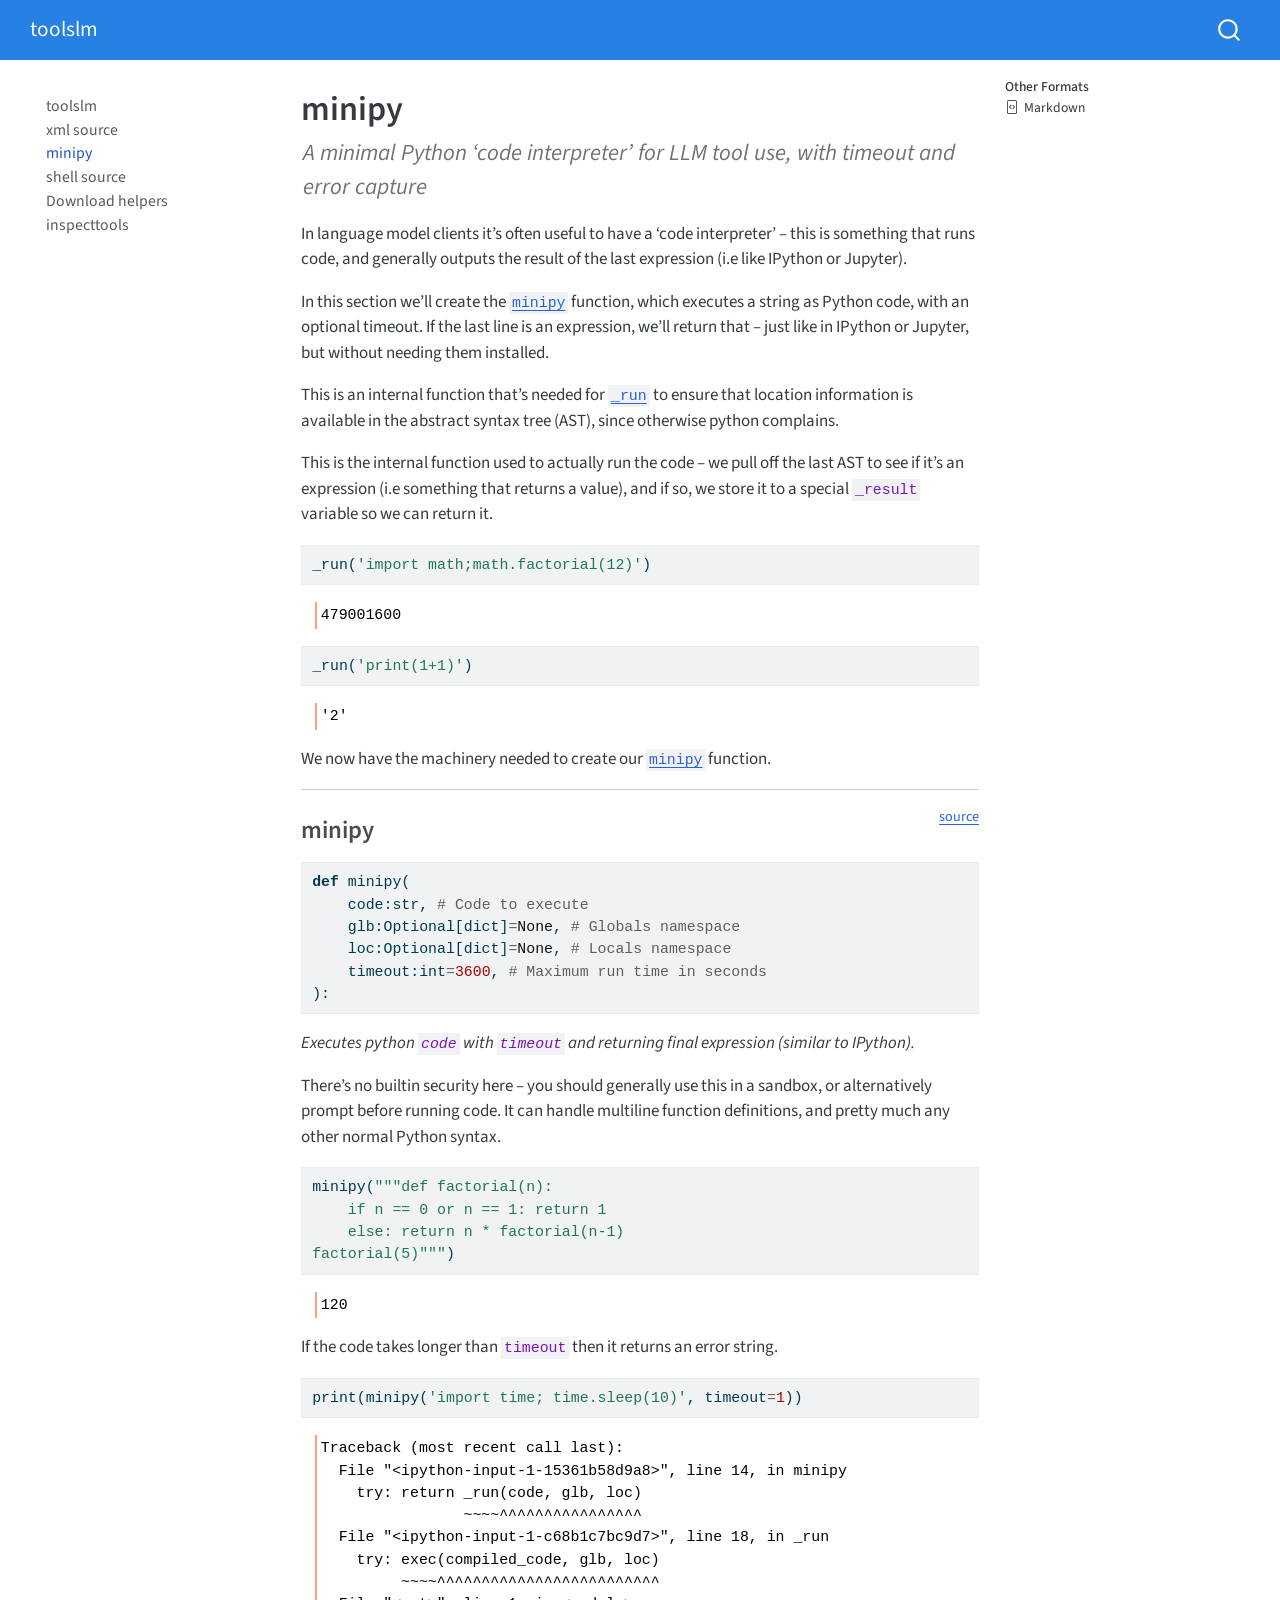
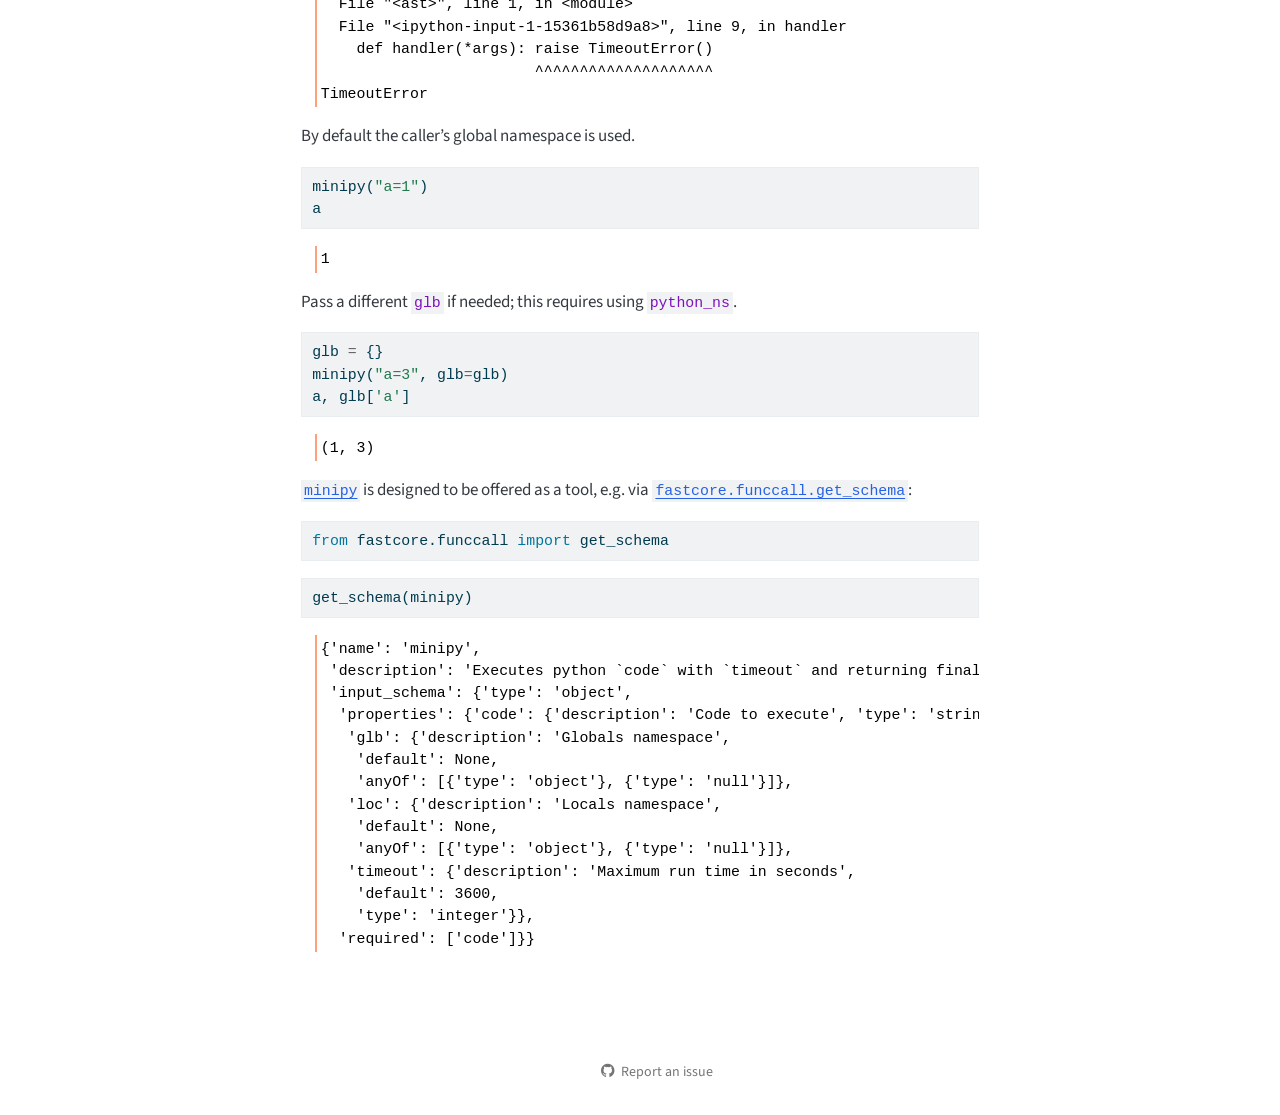
<file: minipy.html>
<!DOCTYPE html>
<html xmlns="http://www.w3.org/1999/xhtml" lang="en" xml:lang="en"><head>

<meta charset="utf-8">
<meta name="generator" content="quarto-1.10.19">

<meta name="viewport" content="width=device-width, initial-scale=1.0, user-scalable=yes">

<meta name="description" content="A minimal Python ‘code interpreter’ for LLM tool use, with timeout and error capture">

<title>minipy – toolslm</title>
<style>
/* Default styles provided by pandoc.
** See https://pandoc.org/MANUAL.html#variables-for-html for config info.
*/
span.smallcaps{font-variant: small-caps;}
div.columns{display: flex; gap: 1.5em;}
div.column{flex: auto;}
@media screen {
div.columns{gap: min(4vw, 1.5em);}
div.column{overflow-x: auto;}
}
div.hanging-indent{margin-left: 1.5em; text-indent: -1.5em;}
ul.task-list{list-style: none;}
ul.task-list li input[type="checkbox"] {
  width: 0.8em;
  margin: 0 0.8em 0.2em -1em; /* quarto-specific, see https://github.com/quarto-dev/quarto-cli/issues/4556 */ 
  vertical-align: middle;
}
/* CSS for syntax highlighting */
html { -webkit-text-size-adjust: 100%; }
pre > code.sourceCode { white-space: pre; position: relative; }
pre > code.sourceCode > span { display: inline-block; line-height: 1.25; }
pre > code.sourceCode > span:empty { height: 1.2em; }
.sourceCode { overflow: visible; }
code.sourceCode > span { color: inherit; text-decoration: inherit; }
div.sourceCode { margin: 1em 0; }
pre.sourceCode { margin: 0; }
@media screen {
div.sourceCode { overflow: auto; }
}
@media print {
pre > code.sourceCode { white-space: pre-wrap; }
pre > code.sourceCode > span { text-indent: -5em; padding-left: 5em; }
}
pre.numberSource code
  { counter-reset: source-line 0; }
pre.numberSource code > span
  { position: relative; left: -4em; counter-increment: source-line; }
pre.numberSource code > span > a:first-child::before
  { content: counter(source-line);
    position: relative; left: -1em; text-align: right; vertical-align: baseline;
    border: none; display: inline-block;
    -webkit-touch-callout: none; -webkit-user-select: none;
    -khtml-user-select: none; -moz-user-select: none;
    -ms-user-select: none; user-select: none;
    padding: 0 4px; width: 4em;
  }
pre.numberSource { margin-left: 3em;  padding-left: 4px; }
div.sourceCode
  {   }
@media screen {
pre > code.sourceCode > span > a:first-child::before { text-decoration: underline; }
}
</style>


<script src="site_libs/quarto-nav/quarto-nav.js"></script>
<script src="site_libs/quarto-nav/headroom.min.js"></script>
<script src="site_libs/clipboard/clipboard.min.js"></script>
<script src="site_libs/quarto-search/autocomplete.umd.js"></script>
<script src="site_libs/quarto-search/fuse.min.js"></script>
<script src="site_libs/quarto-search/quarto-search.js"></script>
<meta name="quarto:offset" content="./">
<script src="site_libs/quarto-html/quarto.js" type="module"></script>
<script src="site_libs/quarto-html/tabsets/tabsets.js" type="module"></script>
<script src="site_libs/quarto-html/popper.min.js"></script>
<script src="site_libs/quarto-html/tippy.umd.min.js"></script>
<script src="site_libs/quarto-html/anchor.min.js"></script>
<link href="site_libs/quarto-html/tippy.css" rel="stylesheet">
<link href="site_libs/quarto-html/quarto-syntax-highlighting-bf27225e3a48a9273f3daa8f8e829971.css" rel="stylesheet" id="quarto-text-highlighting-styles">
<script src="site_libs/bootstrap/bootstrap.min.js"></script>
<link href="site_libs/bootstrap/bootstrap-icons.css" rel="stylesheet">
<link href="site_libs/bootstrap/bootstrap-f2788e636de456f6409e966386820849.min.css" rel="stylesheet" append-hash="true" id="quarto-bootstrap" data-mode="light">
<script id="quarto-search-options" type="application/json">{
  "location": "navbar",
  "copy-button": false,
  "collapse-after": 3,
  "panel-placement": "end",
  "type": "overlay",
  "limit": 50,
  "keyboard-shortcut": [
    "f",
    "/",
    "s"
  ],
  "show-item-context": false,
  "language": {
    "search-no-results-text": "No results",
    "search-matching-documents-text": "matching documents",
    "search-copy-link-title": "Copy link to search",
    "search-hide-matches-text": "Hide additional matches",
    "search-more-match-text": "more match in this document",
    "search-more-matches-text": "more matches in this document",
    "search-clear-button-title": "Clear",
    "search-text-placeholder": "",
    "search-detached-cancel-button-title": "Cancel",
    "search-submit-button-title": "Submit",
    "search-label": "Search"
  }
}</script>


<link rel="stylesheet" href="styles.css">
<meta property="og:title" content="minipy – toolslm">
<meta property="og:description" content="A minimal Python ‘code interpreter’ for LLM tool use, with timeout and error capture">
<meta property="og:site_name" content="toolslm">
<meta name="twitter:title" content="minipy – toolslm">
<meta name="twitter:description" content="A minimal Python ‘code interpreter’ for LLM tool use, with timeout and error capture">
<meta name="twitter:card" content="summary">
</head>

<body class="nav-sidebar floating nav-fixed quarto-light">

<div id="quarto-search-results"></div>
  <header id="quarto-header" class="headroom fixed-top">
    <nav class="navbar navbar-expand-lg " data-bs-theme="dark">
      <div class="navbar-container container-fluid">
      <div class="navbar-brand-container mx-auto">
    <a class="navbar-brand" href="./index.html">
    <span class="navbar-title">toolslm</span>
    </a>
  </div>
        <div class="quarto-navbar-tools tools-end">
</div>
          <div id="quarto-search" class="" title="Search"></div>
      </div> <!-- /container-fluid -->
    </nav>
  <nav class="quarto-secondary-nav">
    <div class="container-fluid d-flex">
      <button type="button" class="quarto-btn-toggle btn" data-bs-toggle="collapse" role="button" data-bs-target=".quarto-sidebar-collapse-item" aria-controls="quarto-sidebar" aria-expanded="false" aria-label="Toggle sidebar navigation" onclick="if (window.quartoToggleHeadroom) { window.quartoToggleHeadroom(); }">
        <i class="bi bi-layout-text-sidebar-reverse"></i>
      </button>
        <nav class="quarto-page-breadcrumbs" aria-label="breadcrumb"><ol class="breadcrumb"><li class="breadcrumb-item"><a href="./minipy.html">minipy</a></li></ol></nav>
        <a class="flex-grow-1" role="navigation" data-bs-toggle="collapse" data-bs-target=".quarto-sidebar-collapse-item" aria-controls="quarto-sidebar" aria-expanded="false" aria-label="Toggle sidebar navigation" onclick="if (window.quartoToggleHeadroom) { window.quartoToggleHeadroom(); }">      
        </a>
    </div>
  </nav>
</header>
<!-- content -->
<div id="quarto-content" class="quarto-container page-columns page-rows-contents page-layout-article page-navbar">
<!-- sidebar -->
  <nav id="quarto-sidebar" class="sidebar collapse collapse-horizontal quarto-sidebar-collapse-item sidebar-navigation floating overflow-auto">
    <div class="sidebar-menu-container"> 
    <ul class="list-unstyled mt-1">
        <li class="sidebar-item">
  <div class="sidebar-item-container"> 
  <a href="./index.html" class="sidebar-item-text sidebar-link">
 <span class="menu-text">toolslm</span></a>
  </div>
</li>
        <li class="sidebar-item">
  <div class="sidebar-item-container"> 
  <a href="./xml.html" class="sidebar-item-text sidebar-link">
 <span class="menu-text">xml source</span></a>
  </div>
</li>
        <li class="sidebar-item">
  <div class="sidebar-item-container"> 
  <a href="./minipy.html" class="sidebar-item-text sidebar-link active">
 <span class="menu-text">minipy</span></a>
  </div>
</li>
        <li class="sidebar-item">
  <div class="sidebar-item-container"> 
  <a href="./shell.html" class="sidebar-item-text sidebar-link">
 <span class="menu-text">shell source</span></a>
  </div>
</li>
        <li class="sidebar-item">
  <div class="sidebar-item-container"> 
  <a href="./download.html" class="sidebar-item-text sidebar-link">
 <span class="menu-text">Download helpers</span></a>
  </div>
</li>
        <li class="sidebar-item">
  <div class="sidebar-item-container"> 
  <a href="./inspecttools.html" class="sidebar-item-text sidebar-link">
 <span class="menu-text">inspecttools</span></a>
  </div>
</li>
    </ul>
    </div>
</nav>
<div id="quarto-sidebar-glass" class="quarto-sidebar-collapse-item" data-bs-toggle="collapse" data-bs-target=".quarto-sidebar-collapse-item"></div>
<!-- margin-sidebar -->
    <div id="quarto-margin-sidebar" class="sidebar margin-sidebar">
        
    <div class="quarto-alternate-formats"><h2>Other Formats</h2><ul><li><a href="minipy.html.md"><i class="bi bi-file-code"></i>Markdown</a></li></ul></div></div>
<!-- main -->
<main class="content" id="quarto-document-content">

<header id="title-block-header" class="quarto-title-block default">
<div class="quarto-title">
<h1 class="title">minipy</h1>
</div>

<div>
  <div class="description">
    A minimal Python ‘code interpreter’ for LLM tool use, with timeout and error capture
  </div>
</div>


<div class="quarto-title-meta">

    
  
    
  </div>
  


</header>


<!-- WARNING: THIS FILE WAS AUTOGENERATED! DO NOT EDIT! -->
<p>In language model clients it’s often useful to have a ‘code interpreter’ – this is something that runs code, and generally outputs the result of the last expression (i.e like IPython or Jupyter).</p>
<p>In this section we’ll create the <a href="https://AnswerDotAI.github.io/toolslm/minipy.html#minipy"><code>minipy</code></a> function, which executes a string as Python code, with an optional timeout. If the last line is an expression, we’ll return that – just like in IPython or Jupyter, but without needing them installed.</p>
<p>This is an internal function that’s needed for <a href="https://AnswerDotAI.github.io/toolslm/minipy.html#_run"><code>_run</code></a> to ensure that location information is available in the abstract syntax tree (AST), since otherwise python complains.</p>
<p>This is the internal function used to actually run the code – we pull off the last AST to see if it’s an expression (i.e something that returns a value), and if so, we store it to a special <code>_result</code> variable so we can return it.</p>
<div id="15b72cb2" class="cell">
<div class="code-copy-outer-scaffold"><div class="sourceCode cell-code" id="cb1"><pre class="sourceCode python code-with-copy"><code class="sourceCode python"><span id="cb1-1"><a href="#cb1-1" aria-hidden="true" tabindex="-1"></a>_run(<span class="st">'import math;math.factorial(12)'</span>)</span></code></pre></div><button title="Copy to Clipboard" class="code-copy-button"><i class="bi"></i></button></div>
<div class="cell-output cell-output-display">
<pre><code>479001600</code></pre>
</div>
</div>
<div id="632a7ac1" class="cell">
<div class="code-copy-outer-scaffold"><div class="sourceCode cell-code" id="cb3"><pre class="sourceCode python code-with-copy"><code class="sourceCode python"><span id="cb3-1"><a href="#cb3-1" aria-hidden="true" tabindex="-1"></a>_run(<span class="st">'print(1+1)'</span>)</span></code></pre></div><button title="Copy to Clipboard" class="code-copy-button"><i class="bi"></i></button></div>
<div class="cell-output cell-output-display">
<pre><code>'2'</code></pre>
</div>
</div>
<p>We now have the machinery needed to create our <a href="https://AnswerDotAI.github.io/toolslm/minipy.html#minipy"><code>minipy</code></a> function.</p>
<div id="a74a2140" class="cell" data-quarto-private-1="{&quot;key&quot;:&quot;execution&quot;,&quot;value&quot;:{&quot;iopub.execute_input&quot;:&quot;2026-10-28T04:49:55.732635+00:00&quot;,&quot;shell.execute_reply&quot;:&quot;2026-10-28T04:49:55.861515+00:00&quot;,&quot;total&quot;:0.1288844639999951}}" data-execution_count="5">
<hr>
<p><a href="https://github.com/AnswerDotAI/toolslm/blob/main/toolslm/minipy.py#L48" target="_blank" style="float:right; font-size:smaller">source</a></p>
<section id="minipy" class="level3">
<h3 class="anchored" data-anchor-id="minipy">minipy</h3>
<div class="code-copy-outer-scaffold"><div class="sourceCode" id="cb5"><pre class="sourceCode python code-with-copy"><code class="sourceCode python"><span id="cb5-1"><a href="#cb5-1" aria-hidden="true" tabindex="-1"></a><span class="kw">def</span> minipy(</span>
<span id="cb5-2"><a href="#cb5-2" aria-hidden="true" tabindex="-1"></a>    code:<span class="bu">str</span>, <span class="co"># Code to execute</span></span>
<span id="cb5-3"><a href="#cb5-3" aria-hidden="true" tabindex="-1"></a>    glb:Optional[<span class="bu">dict</span>]<span class="op">=</span><span class="va">None</span>, <span class="co"># Globals namespace</span></span>
<span id="cb5-4"><a href="#cb5-4" aria-hidden="true" tabindex="-1"></a>    loc:Optional[<span class="bu">dict</span>]<span class="op">=</span><span class="va">None</span>, <span class="co"># Locals namespace</span></span>
<span id="cb5-5"><a href="#cb5-5" aria-hidden="true" tabindex="-1"></a>    timeout:<span class="bu">int</span><span class="op">=</span><span class="dv">3600</span>, <span class="co"># Maximum run time in seconds</span></span>
<span id="cb5-6"><a href="#cb5-6" aria-hidden="true" tabindex="-1"></a>):</span></code></pre></div><button title="Copy to Clipboard" class="code-copy-button"><i class="bi"></i></button></div>
<p><em>Executes python <code>code</code> with <code>timeout</code> and returning final expression (similar to IPython).</em></p>
</section>
</div>
<p>There’s no builtin security here – you should generally use this in a sandbox, or alternatively prompt before running code. It can handle multiline function definitions, and pretty much any other normal Python syntax.</p>
<div id="69d74f4d" class="cell">
<div class="code-copy-outer-scaffold"><div class="sourceCode cell-code" id="cb6"><pre class="sourceCode python code-with-copy"><code class="sourceCode python"><span id="cb6-1"><a href="#cb6-1" aria-hidden="true" tabindex="-1"></a>minipy(<span class="st">"""def factorial(n):</span></span>
<span id="cb6-2"><a href="#cb6-2" aria-hidden="true" tabindex="-1"></a><span class="st">    if n == 0 or n == 1: return 1</span></span>
<span id="cb6-3"><a href="#cb6-3" aria-hidden="true" tabindex="-1"></a><span class="st">    else: return n * factorial(n-1)</span></span>
<span id="cb6-4"><a href="#cb6-4" aria-hidden="true" tabindex="-1"></a><span class="st">factorial(5)"""</span>)</span></code></pre></div><button title="Copy to Clipboard" class="code-copy-button"><i class="bi"></i></button></div>
<div class="cell-output cell-output-display">
<pre><code>120</code></pre>
</div>
</div>
<p>If the code takes longer than <code>timeout</code> then it returns an error string.</p>
<div id="fcb472b3" class="cell">
<div class="code-copy-outer-scaffold"><div class="sourceCode cell-code" id="cb8"><pre class="sourceCode python code-with-copy"><code class="sourceCode python"><span id="cb8-1"><a href="#cb8-1" aria-hidden="true" tabindex="-1"></a><span class="bu">print</span>(minipy(<span class="st">'import time; time.sleep(10)'</span>, timeout<span class="op">=</span><span class="dv">1</span>))</span></code></pre></div><button title="Copy to Clipboard" class="code-copy-button"><i class="bi"></i></button></div>
<div class="cell-output cell-output-stdout">
<pre><code>Traceback (most recent call last):
  File "&lt;ipython-input-1-15361b58d9a8&gt;", line 14, in minipy
    try: return _run(code, glb, loc)
                ~~~~^^^^^^^^^^^^^^^^
  File "&lt;ipython-input-1-c68b1c7bc9d7&gt;", line 18, in _run
    try: exec(compiled_code, glb, loc)
         ~~~~^^^^^^^^^^^^^^^^^^^^^^^^^
  File "&lt;ast&gt;", line 1, in &lt;module&gt;
  File "&lt;ipython-input-1-15361b58d9a8&gt;", line 9, in handler
    def handler(*args): raise TimeoutError()
                        ^^^^^^^^^^^^^^^^^^^^
TimeoutError
</code></pre>
</div>
</div>
<p>By default the caller’s global namespace is used.</p>
<div id="72dfe290" class="cell">
<div class="code-copy-outer-scaffold"><div class="sourceCode cell-code" id="cb10"><pre class="sourceCode python code-with-copy"><code class="sourceCode python"><span id="cb10-1"><a href="#cb10-1" aria-hidden="true" tabindex="-1"></a>minipy(<span class="st">"a=1"</span>)</span>
<span id="cb10-2"><a href="#cb10-2" aria-hidden="true" tabindex="-1"></a>a</span></code></pre></div><button title="Copy to Clipboard" class="code-copy-button"><i class="bi"></i></button></div>
<div class="cell-output cell-output-display">
<pre><code>1</code></pre>
</div>
</div>
<p>Pass a different <code>glb</code> if needed; this requires using <code>python_ns</code>.</p>
<div id="55fb5613" class="cell">
<div class="code-copy-outer-scaffold"><div class="sourceCode cell-code" id="cb12"><pre class="sourceCode python code-with-copy"><code class="sourceCode python"><span id="cb12-1"><a href="#cb12-1" aria-hidden="true" tabindex="-1"></a>glb <span class="op">=</span> {}</span>
<span id="cb12-2"><a href="#cb12-2" aria-hidden="true" tabindex="-1"></a>minipy(<span class="st">"a=3"</span>, glb<span class="op">=</span>glb)</span>
<span id="cb12-3"><a href="#cb12-3" aria-hidden="true" tabindex="-1"></a>a, glb[<span class="st">'a'</span>]</span></code></pre></div><button title="Copy to Clipboard" class="code-copy-button"><i class="bi"></i></button></div>
<div class="cell-output cell-output-display">
<pre><code>(1, 3)</code></pre>
</div>
</div>
<p><a href="https://AnswerDotAI.github.io/toolslm/minipy.html#minipy"><code>minipy</code></a> is designed to be offered as a tool, e.g.&nbsp;via <a href="https://fastcore.fast.ai/funccall.html#get_schema"><code>fastcore.funccall.get_schema</code></a>:</p>
<div id="1279032a" class="cell" data-quarto-private-1="{&quot;key&quot;:&quot;execution&quot;,&quot;value&quot;:{&quot;iopub.execute_input&quot;:&quot;2026-10-28T04:49:55.862195+00:00&quot;,&quot;shell.execute_reply&quot;:&quot;2026-10-28T04:49:55.864950+00:00&quot;,&quot;total&quot;:0.0027573840000059135}}" data-execution_count="6">
<div class="code-copy-outer-scaffold"><div class="sourceCode cell-code" id="cb14"><pre class="sourceCode python code-with-copy"><code class="sourceCode python"><span id="cb14-1"><a href="#cb14-1" aria-hidden="true" tabindex="-1"></a><span class="im">from</span> fastcore.funccall <span class="im">import</span> get_schema</span></code></pre></div><button title="Copy to Clipboard" class="code-copy-button"><i class="bi"></i></button></div>
</div>
<div id="b9f04c08" class="cell">
<div class="code-copy-outer-scaffold"><div class="sourceCode cell-code" id="cb15"><pre class="sourceCode python code-with-copy"><code class="sourceCode python"><span id="cb15-1"><a href="#cb15-1" aria-hidden="true" tabindex="-1"></a>get_schema(minipy)</span></code></pre></div><button title="Copy to Clipboard" class="code-copy-button"><i class="bi"></i></button></div>
<div class="cell-output cell-output-display">
<pre><code>{'name': 'minipy',
 'description': 'Executes python `code` with `timeout` and returning final expression (similar to IPython).',
 'input_schema': {'type': 'object',
  'properties': {'code': {'description': 'Code to execute', 'type': 'string'},
   'glb': {'description': 'Globals namespace',
    'default': None,
    'anyOf': [{'type': 'object'}, {'type': 'null'}]},
   'loc': {'description': 'Locals namespace',
    'default': None,
    'anyOf': [{'type': 'object'}, {'type': 'null'}]},
   'timeout': {'description': 'Maximum run time in seconds',
    'default': 3600,
    'type': 'integer'}},
  'required': ['code']}}</code></pre>
</div>
</div>



</main> <!-- /main -->
<script id="quarto-html-after-body" type="application/javascript">
  window.document.addEventListener("DOMContentLoaded", function (event) {
    const icon = "";
    const anchorJS = new window.AnchorJS();
    anchorJS.options = {
      placement: 'right',
      icon: icon
    };
    anchorJS.add('.anchored');
    const isCodeAnnotation = (el) => {
      for (const clz of el.classList) {
        if (clz.startsWith('code-annotation-')) {                     
          return true;
        }
      }
      return false;
    }
    const onCopySuccess = function(e) {
      // button target
      const button = e.trigger;
      // don't keep focus
      button.blur();
      // flash "checked"
      button.classList.add('code-copy-button-checked');
      var currentTitle = button.getAttribute("title");
      button.setAttribute("title", "Copied!");
      let tooltip;
      if (window.bootstrap) {
        button.setAttribute("data-bs-toggle", "tooltip");
        button.setAttribute("data-bs-placement", "left");
        button.setAttribute("data-bs-title", "Copied!");
        tooltip = new bootstrap.Tooltip(button, 
          { trigger: "manual", 
            customClass: "code-copy-button-tooltip",
            offset: [0, -8]});
        tooltip.show();    
      }
      setTimeout(function() {
        if (tooltip) {
          tooltip.hide();
          button.removeAttribute("data-bs-title");
          button.removeAttribute("data-bs-toggle");
          button.removeAttribute("data-bs-placement");
        }
        button.setAttribute("title", currentTitle);
        button.classList.remove('code-copy-button-checked');
      }, 1000);
      // clear code selection
      e.clearSelection();
    }
    const getTextToCopy = function(trigger) {
      const outerScaffold = trigger.parentElement.cloneNode(true);
      const codeEl = outerScaffold.querySelector('code');
      for (const childEl of codeEl.children) {
        if (isCodeAnnotation(childEl)) {
          childEl.remove();
        }
      }
      return codeEl.innerText;
    }
    const clipboard = new window.ClipboardJS('.code-copy-button:not([data-in-quarto-modal])', {
      text: getTextToCopy
    });
    clipboard.on('success', onCopySuccess);
    if (window.document.getElementById('quarto-embedded-source-code-modal')) {
      const clipboardModal = new window.ClipboardJS('.code-copy-button[data-in-quarto-modal]', {
        text: getTextToCopy,
        container: window.document.getElementById('quarto-embedded-source-code-modal')
      });
      clipboardModal.on('success', onCopySuccess);
    }
      var localhostRegex = new RegExp(/^(?:http|https):\/\/localhost\:?[0-9]*\//);
      var mailtoRegex = new RegExp(/^mailto:/);
        var filterRegex = new RegExp("https:\/\/AnswerDotAI\.github\.io\/toolslm");
      var isInternal = (href) => {
          return filterRegex.test(href) || localhostRegex.test(href) || mailtoRegex.test(href);
      }
      // Inspect non-navigation links and adorn them if external
     var links = window.document.querySelectorAll('a[href]:not(.nav-link):not(.navbar-brand):not(.toc-action):not(.sidebar-link):not(.sidebar-item-toggle):not(.pagination-link):not(.no-external):not([aria-hidden]):not(.dropdown-item):not(.quarto-navigation-tool):not(.about-link)');
      for (var i=0; i<links.length; i++) {
        const link = links[i];
        if (!isInternal(link.href)) {
          // undo the damage that might have been done by quarto-nav.js in the case of
          // links that we want to consider external
          if (link.dataset.originalHref !== undefined) {
            link.href = link.dataset.originalHref;
          }
        }
      }
    function tippyHover(el, contentFn, onTriggerFn, onUntriggerFn) {
      const config = {
        allowHTML: true,
        maxWidth: 500,
        delay: 100,
        arrow: false,
        appendTo: function(el) {
            return el.parentElement;
        },
        interactive: true,
        interactiveBorder: 10,
        theme: 'quarto',
        placement: 'bottom-start',
      };
      if (contentFn) {
        config.content = contentFn;
      }
      if (onTriggerFn) {
        config.onTrigger = onTriggerFn;
      }
      if (onUntriggerFn) {
        config.onUntrigger = onUntriggerFn;
      }
      window.tippy(el, config); 
    }
    const noterefs = window.document.querySelectorAll('a[role="doc-noteref"]');
    for (var i=0; i<noterefs.length; i++) {
      const ref = noterefs[i];
      tippyHover(ref, function() {
        // use id or data attribute instead here
        let href = ref.getAttribute('data-footnote-href') || ref.getAttribute('href');
        try { href = new URL(href).hash; } catch {}
        const id = href.replace(/^#\/?/, "");
        const note = window.document.getElementById(id);
        if (note) {
          return note.innerHTML;
        } else {
          return "";
        }
      });
    }
    const xrefs = window.document.querySelectorAll('a.quarto-xref');
    const processXRef = (id, note) => {
      // Strip column container classes
      const stripColumnClz = (el) => {
        el.classList.remove("page-full", "page-columns");
        if (el.children) {
          for (const child of el.children) {
            stripColumnClz(child);
          }
        }
      }
      stripColumnClz(note)
      if (id === null || id.startsWith('sec-')) {
        // Special case sections, only their first couple elements
        const container = document.createElement("div");
        if (note.children && note.children.length > 2) {
          container.appendChild(note.children[0].cloneNode(true));
          for (let i = 1; i < note.children.length; i++) {
            const child = note.children[i];
            if (child.tagName === "P" && child.innerText === "") {
              continue;
            } else {
              container.appendChild(child.cloneNode(true));
              break;
            }
          }
          if (window.Quarto?.typesetMath) {
            window.Quarto.typesetMath(container);
          }
          return container.innerHTML
        } else {
          if (window.Quarto?.typesetMath) {
            window.Quarto.typesetMath(note);
          }
          return note.innerHTML;
        }
      } else {
        // Remove any anchor links if they are present
        const anchorLink = note.querySelector('a.anchorjs-link');
        if (anchorLink) {
          anchorLink.remove();
        }
        if (window.Quarto?.typesetMath) {
          window.Quarto.typesetMath(note);
        }
        if (note.classList.contains("callout")) {
          return note.outerHTML;
        } else {
          return note.innerHTML;
        }
      }
    }
    for (var i=0; i<xrefs.length; i++) {
      const xref = xrefs[i];
      tippyHover(xref, undefined, function(instance) {
        instance.disable();
        let url = xref.getAttribute('href');
        let hash = undefined; 
        if (url.startsWith('#')) {
          hash = url;
        } else {
          try { hash = new URL(url).hash; } catch {}
        }
        if (hash) {
          const id = hash.replace(/^#\/?/, "");
          const note = window.document.getElementById(id);
          if (note !== null) {
            try {
              const html = processXRef(id, note.cloneNode(true));
              instance.setContent(html);
            } finally {
              instance.enable();
              instance.show();
            }
          } else {
            // See if we can fetch this
            fetch(url.split('#')[0])
            .then(res => res.text())
            .then(html => {
              const parser = new DOMParser();
              const htmlDoc = parser.parseFromString(html, "text/html");
              const note = htmlDoc.getElementById(id);
              if (note !== null) {
                const html = processXRef(id, note);
                instance.setContent(html);
              } 
            }).finally(() => {
              instance.enable();
              instance.show();
            });
          }
        } else {
          // See if we can fetch a full url (with no hash to target)
          // This is a special case and we should probably do some content thinning / targeting
          fetch(url)
          .then(res => res.text())
          .then(html => {
            const parser = new DOMParser();
            const htmlDoc = parser.parseFromString(html, "text/html");
            const note = htmlDoc.querySelector('main.content');
            if (note !== null) {
              // This should only happen for chapter cross references
              // (since there is no id in the URL)
              // remove the first header
              if (note.children.length > 0 && note.children[0].tagName === "HEADER") {
                note.children[0].remove();
              }
              const html = processXRef(null, note);
              instance.setContent(html);
            } 
          }).finally(() => {
            instance.enable();
            instance.show();
          });
        }
      }, function(instance) {
      });
    }
        let selectedAnnoteEl;
        const selectorForAnnotation = ( cell, annotation) => {
          let cellAttr = 'data-code-cell="' + cell + '"';
          let lineAttr = 'data-code-annotation="' +  annotation + '"';
          const selector = 'span[' + cellAttr + '][' + lineAttr + ']';
          return selector;
        }
        const selectCodeLines = (annoteEl) => {
          const doc = window.document;
          const targetCell = annoteEl.getAttribute("data-target-cell");
          const targetAnnotation = annoteEl.getAttribute("data-target-annotation");
          const annoteSpan = window.document.querySelector(selectorForAnnotation(targetCell, targetAnnotation));
          const lines = annoteSpan.getAttribute("data-code-lines").split(",");
          const lineIds = lines.map((line) => {
            return targetCell + "-" + line;
          })
          let top = null;
          let height = null;
          let parent = null;
          if (lineIds.length > 0) {
              //compute the position of the single el (top and bottom and make a div)
              const el = window.document.getElementById(lineIds[0]);
              top = el.offsetTop;
              height = el.offsetHeight;
              parent = el.parentElement.parentElement;
            if (lineIds.length > 1) {
              const lastEl = window.document.getElementById(lineIds[lineIds.length - 1]);
              const bottom = lastEl.offsetTop + lastEl.offsetHeight;
              height = bottom - top;
            }
            if (top !== null && height !== null && parent !== null) {
              // cook up a div (if necessary) and position it 
              let div = window.document.getElementById("code-annotation-line-highlight");
              if (div === null) {
                div = window.document.createElement("div");
                div.setAttribute("id", "code-annotation-line-highlight");
                div.style.position = 'absolute';
                parent.appendChild(div);
              }
              div.style.top = top - 2 + "px";
              div.style.height = height + 4 + "px";
              div.style.left = 0;
              let gutterDiv = window.document.getElementById("code-annotation-line-highlight-gutter");
              if (gutterDiv === null) {
                gutterDiv = window.document.createElement("div");
                gutterDiv.setAttribute("id", "code-annotation-line-highlight-gutter");
                gutterDiv.style.position = 'absolute';
                const codeCell = window.document.getElementById(targetCell);
                const gutter = codeCell.querySelector('.code-annotation-gutter');
                gutter.appendChild(gutterDiv);
              }
              gutterDiv.style.top = top - 2 + "px";
              gutterDiv.style.height = height + 4 + "px";
            }
            selectedAnnoteEl = annoteEl;
          }
        };
        const unselectCodeLines = () => {
          const elementsIds = ["code-annotation-line-highlight", "code-annotation-line-highlight-gutter"];
          elementsIds.forEach((elId) => {
            const div = window.document.getElementById(elId);
            if (div) {
              div.remove();
            }
          });
          selectedAnnoteEl = undefined;
        };
          // Handle positioning of the toggle
      window.addEventListener(
        "resize",
        throttle(() => {
          elRect = undefined;
          if (selectedAnnoteEl) {
            selectCodeLines(selectedAnnoteEl);
          }
        }, 10)
      );
      function throttle(fn, ms) {
      let throttle = false;
      let timer;
        return (...args) => {
          if(!throttle) { // first call gets through
              fn.apply(this, args);
              throttle = true;
          } else { // all the others get throttled
              if(timer) clearTimeout(timer); // cancel #2
              timer = setTimeout(() => {
                fn.apply(this, args);
                timer = throttle = false;
              }, ms);
          }
        };
      }
        // Attach click handler to the DT
        const annoteDls = window.document.querySelectorAll('dt[data-target-cell]');
        for (const annoteDlNode of annoteDls) {
          annoteDlNode.addEventListener('click', (event) => {
            const clickedEl = event.target;
            if (clickedEl !== selectedAnnoteEl) {
              unselectCodeLines();
              const activeEl = window.document.querySelector('dt[data-target-cell].code-annotation-active');
              if (activeEl) {
                activeEl.classList.remove('code-annotation-active');
              }
              selectCodeLines(clickedEl);
              clickedEl.classList.add('code-annotation-active');
            } else {
              // Unselect the line
              unselectCodeLines();
              clickedEl.classList.remove('code-annotation-active');
            }
          });
        }
    const findCites = (el) => {
      const parentEl = el.parentElement;
      if (parentEl) {
        const cites = parentEl.dataset.cites;
        if (cites) {
          return {
            el,
            cites: cites.split(' ')
          };
        } else {
          return findCites(el.parentElement)
        }
      } else {
        return undefined;
      }
    };
    var bibliorefs = window.document.querySelectorAll('a[role="doc-biblioref"]');
    for (var i=0; i<bibliorefs.length; i++) {
      const ref = bibliorefs[i];
      const citeInfo = findCites(ref);
      if (citeInfo) {
        tippyHover(citeInfo.el, function() {
          var popup = window.document.createElement('div');
          citeInfo.cites.forEach(function(cite) {
            var citeDiv = window.document.createElement('div');
            citeDiv.classList.add('hanging-indent');
            citeDiv.classList.add('csl-entry');
            var biblioDiv = window.document.getElementById('ref-' + cite);
            if (biblioDiv) {
              citeDiv.innerHTML = biblioDiv.innerHTML;
            }
            popup.appendChild(citeDiv);
          });
          return popup.innerHTML;
        });
      }
    }
  });
  </script>
</div> <!-- /content -->




<footer class="footer"><div class="nav-footer"><div class="nav-footer-center"><div class="toc-actions"><ul><li><a href="https://github.com/AnswerDotAI/toolslm/issues/new" class="toc-action"><i class="bi bi-github"></i>Report an issue</a></li></ul></div></div></div></footer></body></html>
</file>
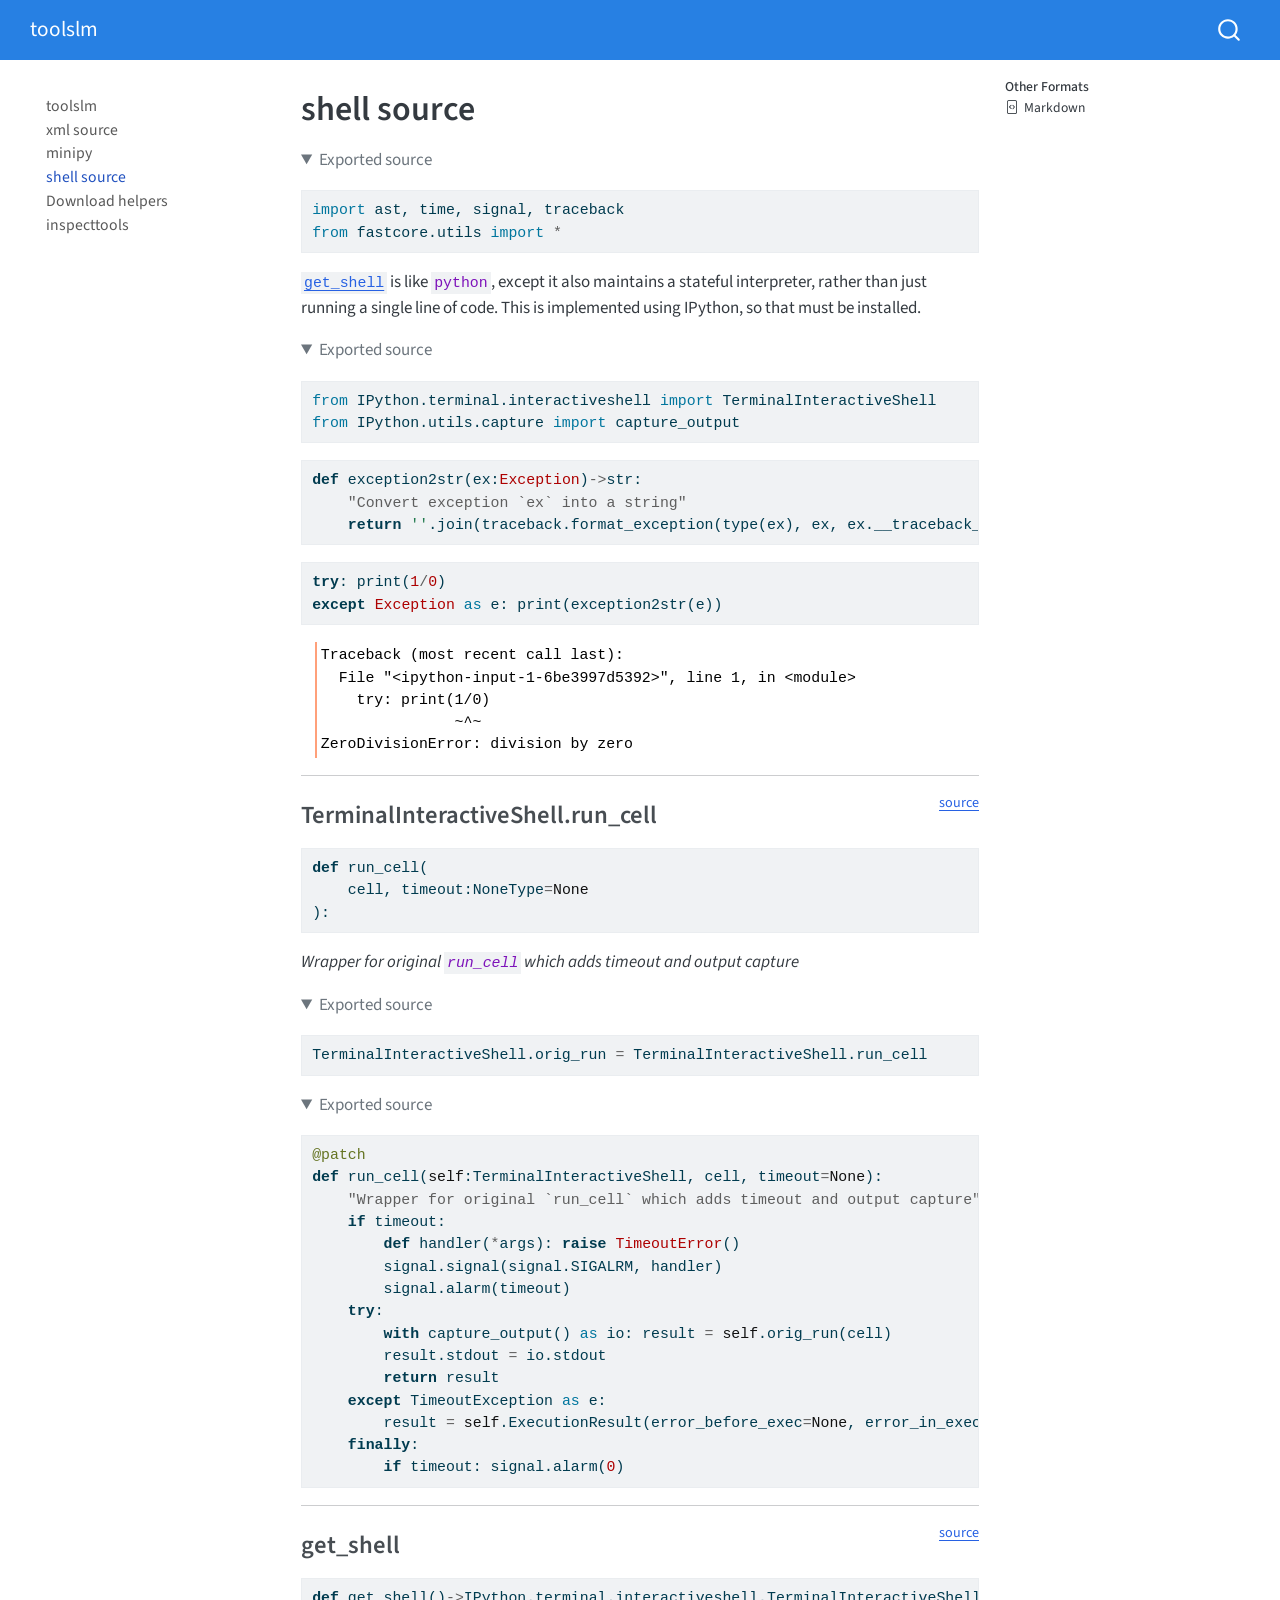
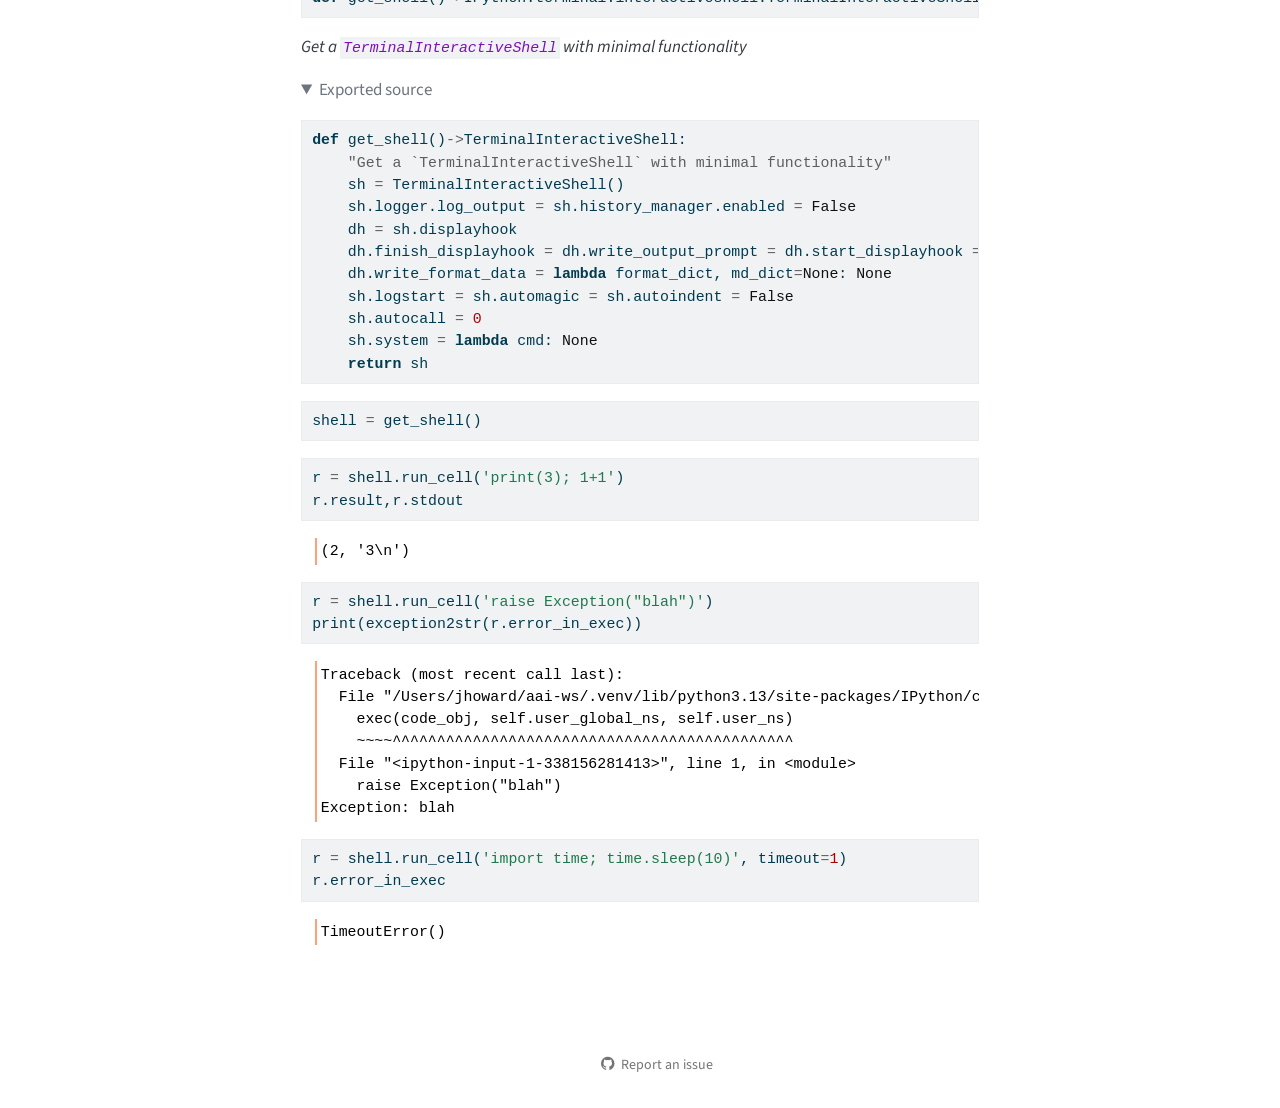
<file: shell.html>
<!DOCTYPE html>
<html xmlns="http://www.w3.org/1999/xhtml" lang="en" xml:lang="en"><head>

<meta charset="utf-8">
<meta name="generator" content="quarto-1.10.19">

<meta name="viewport" content="width=device-width, initial-scale=1.0, user-scalable=yes">


<title>shell source – toolslm</title>
<style>
/* Default styles provided by pandoc.
** See https://pandoc.org/MANUAL.html#variables-for-html for config info.
*/
span.smallcaps{font-variant: small-caps;}
div.columns{display: flex; gap: 1.5em;}
div.column{flex: auto;}
@media screen {
div.columns{gap: min(4vw, 1.5em);}
div.column{overflow-x: auto;}
}
div.hanging-indent{margin-left: 1.5em; text-indent: -1.5em;}
ul.task-list{list-style: none;}
ul.task-list li input[type="checkbox"] {
  width: 0.8em;
  margin: 0 0.8em 0.2em -1em; /* quarto-specific, see https://github.com/quarto-dev/quarto-cli/issues/4556 */ 
  vertical-align: middle;
}
/* CSS for syntax highlighting */
html { -webkit-text-size-adjust: 100%; }
pre > code.sourceCode { white-space: pre; position: relative; }
pre > code.sourceCode > span { display: inline-block; line-height: 1.25; }
pre > code.sourceCode > span:empty { height: 1.2em; }
.sourceCode { overflow: visible; }
code.sourceCode > span { color: inherit; text-decoration: inherit; }
div.sourceCode { margin: 1em 0; }
pre.sourceCode { margin: 0; }
@media screen {
div.sourceCode { overflow: auto; }
}
@media print {
pre > code.sourceCode { white-space: pre-wrap; }
pre > code.sourceCode > span { text-indent: -5em; padding-left: 5em; }
}
pre.numberSource code
  { counter-reset: source-line 0; }
pre.numberSource code > span
  { position: relative; left: -4em; counter-increment: source-line; }
pre.numberSource code > span > a:first-child::before
  { content: counter(source-line);
    position: relative; left: -1em; text-align: right; vertical-align: baseline;
    border: none; display: inline-block;
    -webkit-touch-callout: none; -webkit-user-select: none;
    -khtml-user-select: none; -moz-user-select: none;
    -ms-user-select: none; user-select: none;
    padding: 0 4px; width: 4em;
  }
pre.numberSource { margin-left: 3em;  padding-left: 4px; }
div.sourceCode
  {   }
@media screen {
pre > code.sourceCode > span > a:first-child::before { text-decoration: underline; }
}
</style>


<script src="site_libs/quarto-nav/quarto-nav.js"></script>
<script src="site_libs/quarto-nav/headroom.min.js"></script>
<script src="site_libs/clipboard/clipboard.min.js"></script>
<script src="site_libs/quarto-search/autocomplete.umd.js"></script>
<script src="site_libs/quarto-search/fuse.min.js"></script>
<script src="site_libs/quarto-search/quarto-search.js"></script>
<meta name="quarto:offset" content="./">
<script src="site_libs/quarto-html/quarto.js" type="module"></script>
<script src="site_libs/quarto-html/tabsets/tabsets.js" type="module"></script>
<script src="site_libs/quarto-html/popper.min.js"></script>
<script src="site_libs/quarto-html/tippy.umd.min.js"></script>
<script src="site_libs/quarto-html/anchor.min.js"></script>
<link href="site_libs/quarto-html/tippy.css" rel="stylesheet">
<link href="site_libs/quarto-html/quarto-syntax-highlighting-bf27225e3a48a9273f3daa8f8e829971.css" rel="stylesheet" id="quarto-text-highlighting-styles">
<script src="site_libs/bootstrap/bootstrap.min.js"></script>
<link href="site_libs/bootstrap/bootstrap-icons.css" rel="stylesheet">
<link href="site_libs/bootstrap/bootstrap-f2788e636de456f6409e966386820849.min.css" rel="stylesheet" append-hash="true" id="quarto-bootstrap" data-mode="light">
<script id="quarto-search-options" type="application/json">{
  "location": "navbar",
  "copy-button": false,
  "collapse-after": 3,
  "panel-placement": "end",
  "type": "overlay",
  "limit": 50,
  "keyboard-shortcut": [
    "f",
    "/",
    "s"
  ],
  "show-item-context": false,
  "language": {
    "search-no-results-text": "No results",
    "search-matching-documents-text": "matching documents",
    "search-copy-link-title": "Copy link to search",
    "search-hide-matches-text": "Hide additional matches",
    "search-more-match-text": "more match in this document",
    "search-more-matches-text": "more matches in this document",
    "search-clear-button-title": "Clear",
    "search-text-placeholder": "",
    "search-detached-cancel-button-title": "Cancel",
    "search-submit-button-title": "Submit",
    "search-label": "Search"
  }
}</script>


<link rel="stylesheet" href="styles.css">
<meta property="og:title" content="shell source – toolslm">
<meta property="og:description" content="Tools to make language models a bit easier to use">
<meta property="og:site_name" content="toolslm">
<meta name="twitter:title" content="shell source – toolslm">
<meta name="twitter:description" content="Tools to make language models a bit easier to use">
<meta name="twitter:card" content="summary">
</head>

<body class="nav-sidebar floating nav-fixed quarto-light">

<div id="quarto-search-results"></div>
  <header id="quarto-header" class="headroom fixed-top">
    <nav class="navbar navbar-expand-lg " data-bs-theme="dark">
      <div class="navbar-container container-fluid">
      <div class="navbar-brand-container mx-auto">
    <a class="navbar-brand" href="./index.html">
    <span class="navbar-title">toolslm</span>
    </a>
  </div>
        <div class="quarto-navbar-tools tools-end">
</div>
          <div id="quarto-search" class="" title="Search"></div>
      </div> <!-- /container-fluid -->
    </nav>
  <nav class="quarto-secondary-nav">
    <div class="container-fluid d-flex">
      <button type="button" class="quarto-btn-toggle btn" data-bs-toggle="collapse" role="button" data-bs-target=".quarto-sidebar-collapse-item" aria-controls="quarto-sidebar" aria-expanded="false" aria-label="Toggle sidebar navigation" onclick="if (window.quartoToggleHeadroom) { window.quartoToggleHeadroom(); }">
        <i class="bi bi-layout-text-sidebar-reverse"></i>
      </button>
        <nav class="quarto-page-breadcrumbs" aria-label="breadcrumb"><ol class="breadcrumb"><li class="breadcrumb-item"><a href="./shell.html">shell source</a></li></ol></nav>
        <a class="flex-grow-1" role="navigation" data-bs-toggle="collapse" data-bs-target=".quarto-sidebar-collapse-item" aria-controls="quarto-sidebar" aria-expanded="false" aria-label="Toggle sidebar navigation" onclick="if (window.quartoToggleHeadroom) { window.quartoToggleHeadroom(); }">      
        </a>
    </div>
  </nav>
</header>
<!-- content -->
<div id="quarto-content" class="quarto-container page-columns page-rows-contents page-layout-article page-navbar">
<!-- sidebar -->
  <nav id="quarto-sidebar" class="sidebar collapse collapse-horizontal quarto-sidebar-collapse-item sidebar-navigation floating overflow-auto">
    <div class="sidebar-menu-container"> 
    <ul class="list-unstyled mt-1">
        <li class="sidebar-item">
  <div class="sidebar-item-container"> 
  <a href="./index.html" class="sidebar-item-text sidebar-link">
 <span class="menu-text">toolslm</span></a>
  </div>
</li>
        <li class="sidebar-item">
  <div class="sidebar-item-container"> 
  <a href="./xml.html" class="sidebar-item-text sidebar-link">
 <span class="menu-text">xml source</span></a>
  </div>
</li>
        <li class="sidebar-item">
  <div class="sidebar-item-container"> 
  <a href="./minipy.html" class="sidebar-item-text sidebar-link">
 <span class="menu-text">minipy</span></a>
  </div>
</li>
        <li class="sidebar-item">
  <div class="sidebar-item-container"> 
  <a href="./shell.html" class="sidebar-item-text sidebar-link active">
 <span class="menu-text">shell source</span></a>
  </div>
</li>
        <li class="sidebar-item">
  <div class="sidebar-item-container"> 
  <a href="./download.html" class="sidebar-item-text sidebar-link">
 <span class="menu-text">Download helpers</span></a>
  </div>
</li>
        <li class="sidebar-item">
  <div class="sidebar-item-container"> 
  <a href="./inspecttools.html" class="sidebar-item-text sidebar-link">
 <span class="menu-text">inspecttools</span></a>
  </div>
</li>
    </ul>
    </div>
</nav>
<div id="quarto-sidebar-glass" class="quarto-sidebar-collapse-item" data-bs-toggle="collapse" data-bs-target=".quarto-sidebar-collapse-item"></div>
<!-- margin-sidebar -->
    <div id="quarto-margin-sidebar" class="sidebar margin-sidebar">
        
    <div class="quarto-alternate-formats"><h2>Other Formats</h2><ul><li><a href="shell.html.md"><i class="bi bi-file-code"></i>Markdown</a></li></ul></div></div>
<!-- main -->
<main class="content" id="quarto-document-content">

<header id="title-block-header" class="quarto-title-block default">
<div class="quarto-title">
<h1 class="title">shell source</h1>
</div>



<div class="quarto-title-meta">

    
  
    
  </div>
  


</header>


<!-- WARNING: THIS FILE WAS AUTOGENERATED! DO NOT EDIT! -->
<div id="1328ef69" class="cell" data-quarto-private-1="{&quot;key&quot;:&quot;execution&quot;,&quot;value&quot;:{&quot;iopub.execute_input&quot;:&quot;2026-10-28T04:49:55.745091+00:00&quot;,&quot;shell.execute_reply&quot;:&quot;2026-10-28T04:49:55.746121+00:00&quot;,&quot;total&quot;:0.001030096999997454}}" data-exports="true" data-execution_count="1">
<details open="" class="code-fold">
<summary>Exported source</summary>
<div class="code-copy-outer-scaffold"><div class="sourceCode cell-code" id="cb1"><pre class="sourceCode python code-with-copy"><code class="sourceCode python"><span id="cb1-1"><a href="#cb1-1" aria-hidden="true" tabindex="-1"></a><span class="im">import</span> ast, time, signal, traceback</span>
<span id="cb1-2"><a href="#cb1-2" aria-hidden="true" tabindex="-1"></a><span class="im">from</span> fastcore.utils <span class="im">import</span> <span class="op">*</span></span></code></pre></div><button title="Copy to Clipboard" class="code-copy-button"><i class="bi"></i></button></div>
</details>
</div>
<p><a href="https://AnswerDotAI.github.io/toolslm/shell.html#get_shell"><code>get_shell</code></a> is like <code>python</code>, except it also maintains a stateful interpreter, rather than just running a single line of code. This is implemented using IPython, so that must be installed.</p>
<div id="6bbf062d" class="cell" data-quarto-private-1="{&quot;key&quot;:&quot;execution&quot;,&quot;value&quot;:{&quot;iopub.execute_input&quot;:&quot;2026-10-28T04:49:55.746235+00:00&quot;,&quot;shell.execute_reply&quot;:&quot;2026-10-28T04:49:55.915474+00:00&quot;,&quot;total&quot;:0.16924351200000842}}" data-exports="true" data-execution_count="2">
<details open="" class="code-fold">
<summary>Exported source</summary>
<div class="code-copy-outer-scaffold"><div class="sourceCode cell-code" id="cb2"><pre class="sourceCode python code-with-copy"><code class="sourceCode python"><span id="cb2-1"><a href="#cb2-1" aria-hidden="true" tabindex="-1"></a><span class="im">from</span> IPython.terminal.interactiveshell <span class="im">import</span> TerminalInteractiveShell</span>
<span id="cb2-2"><a href="#cb2-2" aria-hidden="true" tabindex="-1"></a><span class="im">from</span> IPython.utils.capture <span class="im">import</span> capture_output</span></code></pre></div><button title="Copy to Clipboard" class="code-copy-button"><i class="bi"></i></button></div>
</details>
</div>
<div id="d3d04ec5" class="cell">
<div class="code-copy-outer-scaffold"><div class="sourceCode cell-code" id="cb3"><pre class="sourceCode python code-with-copy"><code class="sourceCode python"><span id="cb3-1"><a href="#cb3-1" aria-hidden="true" tabindex="-1"></a><span class="kw">def</span> exception2str(ex:<span class="pp">Exception</span>)<span class="op">-&gt;</span><span class="bu">str</span>:</span>
<span id="cb3-2"><a href="#cb3-2" aria-hidden="true" tabindex="-1"></a>    <span class="co">"Convert exception `ex` into a string"</span></span>
<span id="cb3-3"><a href="#cb3-3" aria-hidden="true" tabindex="-1"></a>    <span class="cf">return</span> <span class="st">''</span>.join(traceback.format_exception(<span class="bu">type</span>(ex), ex, ex.__traceback__))</span></code></pre></div><button title="Copy to Clipboard" class="code-copy-button"><i class="bi"></i></button></div>
</div>
<div id="d6ba32b4" class="cell">
<div class="code-copy-outer-scaffold"><div class="sourceCode cell-code" id="cb4"><pre class="sourceCode python code-with-copy"><code class="sourceCode python"><span id="cb4-1"><a href="#cb4-1" aria-hidden="true" tabindex="-1"></a><span class="cf">try</span>: <span class="bu">print</span>(<span class="dv">1</span><span class="op">/</span><span class="dv">0</span>)</span>
<span id="cb4-2"><a href="#cb4-2" aria-hidden="true" tabindex="-1"></a><span class="cf">except</span> <span class="pp">Exception</span> <span class="im">as</span> e: <span class="bu">print</span>(exception2str(e))</span></code></pre></div><button title="Copy to Clipboard" class="code-copy-button"><i class="bi"></i></button></div>
<div class="cell-output cell-output-stdout">
<pre><code>Traceback (most recent call last):
  File "&lt;ipython-input-1-6be3997d5392&gt;", line 1, in &lt;module&gt;
    try: print(1/0)
               ~^~
ZeroDivisionError: division by zero
</code></pre>
</div>
</div>
<div id="fa42561c" class="cell" data-quarto-private-1="{&quot;key&quot;:&quot;execution&quot;,&quot;value&quot;:{&quot;iopub.execute_input&quot;:&quot;2026-10-28T04:49:55.920646+00:00&quot;,&quot;shell.execute_reply&quot;:&quot;2026-10-28T04:49:56.041504+00:00&quot;,&quot;total&quot;:0.12086257199999295}}" data-execution_count="5">
<hr>
<p><a href="https://github.com/AnswerDotAI/toolslm/blob/main/toolslm/shell.py#L21" target="_blank" style="float:right; font-size:smaller">source</a></p>
<section id="terminalinteractiveshell.run_cell" class="level3">
<h3 class="anchored" data-anchor-id="terminalinteractiveshell.run_cell">TerminalInteractiveShell.run_cell</h3>
<div class="code-copy-outer-scaffold"><div class="sourceCode" id="cb6"><pre class="sourceCode python code-with-copy"><code class="sourceCode python"><span id="cb6-1"><a href="#cb6-1" aria-hidden="true" tabindex="-1"></a><span class="kw">def</span> run_cell(</span>
<span id="cb6-2"><a href="#cb6-2" aria-hidden="true" tabindex="-1"></a>    cell, timeout:NoneType<span class="op">=</span><span class="va">None</span></span>
<span id="cb6-3"><a href="#cb6-3" aria-hidden="true" tabindex="-1"></a>):</span></code></pre></div><button title="Copy to Clipboard" class="code-copy-button"><i class="bi"></i></button></div>
<p><em>Wrapper for original <code>run_cell</code> which adds timeout and output capture</em></p>
</section>
</div>
<div id="34099c2f" class="cell" data-quarto-private-1="{&quot;key&quot;:&quot;execution&quot;,&quot;value&quot;:{&quot;iopub.execute_input&quot;:&quot;2026-10-28T04:49:55.915972+00:00&quot;,&quot;shell.execute_reply&quot;:&quot;2026-10-28T04:49:55.916777+00:00&quot;,&quot;total&quot;:0.0008072669999990012}}" data-exports="true" data-execution_count="3">
<details open="" class="code-fold">
<summary>Exported source</summary>
<div class="code-copy-outer-scaffold"><div class="sourceCode cell-code" id="cb7"><pre class="sourceCode python code-with-copy"><code class="sourceCode python"><span id="cb7-1"><a href="#cb7-1" aria-hidden="true" tabindex="-1"></a>TerminalInteractiveShell.orig_run <span class="op">=</span> TerminalInteractiveShell.run_cell</span></code></pre></div><button title="Copy to Clipboard" class="code-copy-button"><i class="bi"></i></button></div>
</details>
</div>
<div id="d6aa8e7b" class="cell" data-quarto-private-1="{&quot;key&quot;:&quot;execution&quot;,&quot;value&quot;:{&quot;iopub.execute_input&quot;:&quot;2026-10-28T04:49:55.917130+00:00&quot;,&quot;shell.execute_reply&quot;:&quot;2026-10-28T04:49:55.920531+00:00&quot;,&quot;total&quot;:0.003404010000011226}}" data-exports="true" data-execution_count="4">
<details open="" class="code-fold">
<summary>Exported source</summary>
<div class="code-copy-outer-scaffold"><div class="sourceCode cell-code" id="cb8"><pre class="sourceCode python code-with-copy"><code class="sourceCode python"><span id="cb8-1"><a href="#cb8-1" aria-hidden="true" tabindex="-1"></a><span class="at">@patch</span></span>
<span id="cb8-2"><a href="#cb8-2" aria-hidden="true" tabindex="-1"></a><span class="kw">def</span> run_cell(<span class="va">self</span>:TerminalInteractiveShell, cell, timeout<span class="op">=</span><span class="va">None</span>):</span>
<span id="cb8-3"><a href="#cb8-3" aria-hidden="true" tabindex="-1"></a>    <span class="co">"Wrapper for original `run_cell` which adds timeout and output capture"</span></span>
<span id="cb8-4"><a href="#cb8-4" aria-hidden="true" tabindex="-1"></a>    <span class="cf">if</span> timeout:</span>
<span id="cb8-5"><a href="#cb8-5" aria-hidden="true" tabindex="-1"></a>        <span class="kw">def</span> handler(<span class="op">*</span>args): <span class="cf">raise</span> <span class="pp">TimeoutError</span>()</span>
<span id="cb8-6"><a href="#cb8-6" aria-hidden="true" tabindex="-1"></a>        signal.signal(signal.SIGALRM, handler)</span>
<span id="cb8-7"><a href="#cb8-7" aria-hidden="true" tabindex="-1"></a>        signal.alarm(timeout)</span>
<span id="cb8-8"><a href="#cb8-8" aria-hidden="true" tabindex="-1"></a>    <span class="cf">try</span>:</span>
<span id="cb8-9"><a href="#cb8-9" aria-hidden="true" tabindex="-1"></a>        <span class="cf">with</span> capture_output() <span class="im">as</span> io: result <span class="op">=</span> <span class="va">self</span>.orig_run(cell)</span>
<span id="cb8-10"><a href="#cb8-10" aria-hidden="true" tabindex="-1"></a>        result.stdout <span class="op">=</span> io.stdout</span>
<span id="cb8-11"><a href="#cb8-11" aria-hidden="true" tabindex="-1"></a>        <span class="cf">return</span> result</span>
<span id="cb8-12"><a href="#cb8-12" aria-hidden="true" tabindex="-1"></a>    <span class="cf">except</span> TimeoutException <span class="im">as</span> e:</span>
<span id="cb8-13"><a href="#cb8-13" aria-hidden="true" tabindex="-1"></a>        result <span class="op">=</span> <span class="va">self</span>.ExecutionResult(error_before_exec<span class="op">=</span><span class="va">None</span>, error_in_exec<span class="op">=</span>e)</span>
<span id="cb8-14"><a href="#cb8-14" aria-hidden="true" tabindex="-1"></a>    <span class="cf">finally</span>:</span>
<span id="cb8-15"><a href="#cb8-15" aria-hidden="true" tabindex="-1"></a>        <span class="cf">if</span> timeout: signal.alarm(<span class="dv">0</span>)</span></code></pre></div><button title="Copy to Clipboard" class="code-copy-button"><i class="bi"></i></button></div>
</details>
</div>
<div id="ae6b175e" class="cell" data-quarto-private-1="{&quot;key&quot;:&quot;execution&quot;,&quot;value&quot;:{&quot;iopub.execute_input&quot;:&quot;2026-10-28T04:49:56.043448+00:00&quot;,&quot;shell.execute_reply&quot;:&quot;2026-10-28T04:49:56.048116+00:00&quot;,&quot;total&quot;:0.004671633000000952}}" data-execution_count="7">
<hr>
<p><a href="https://github.com/AnswerDotAI/toolslm/blob/main/toolslm/shell.py#L37" target="_blank" style="float:right; font-size:smaller">source</a></p>
<section id="get_shell" class="level3">
<h3 class="anchored" data-anchor-id="get_shell">get_shell</h3>
<div class="code-copy-outer-scaffold"><div class="sourceCode" id="cb9"><pre class="sourceCode python code-with-copy"><code class="sourceCode python"><span id="cb9-1"><a href="#cb9-1" aria-hidden="true" tabindex="-1"></a><span class="kw">def</span> get_shell()<span class="op">-&gt;</span>IPython.terminal.interactiveshell.TerminalInteractiveShell:</span></code></pre></div><button title="Copy to Clipboard" class="code-copy-button"><i class="bi"></i></button></div>
<p><em>Get a <code>TerminalInteractiveShell</code> with minimal functionality</em></p>
</section>
</div>
<div id="cdadbb12" class="cell" data-quarto-private-1="{&quot;key&quot;:&quot;execution&quot;,&quot;value&quot;:{&quot;iopub.execute_input&quot;:&quot;2026-10-28T04:49:56.041811+00:00&quot;,&quot;shell.execute_reply&quot;:&quot;2026-10-28T04:49:56.043330+00:00&quot;,&quot;total&quot;:0.00152172100000314}}" data-exports="true" data-execution_count="6">
<details open="" class="code-fold">
<summary>Exported source</summary>
<div class="code-copy-outer-scaffold"><div class="sourceCode cell-code" id="cb10"><pre class="sourceCode python code-with-copy"><code class="sourceCode python"><span id="cb10-1"><a href="#cb10-1" aria-hidden="true" tabindex="-1"></a><span class="kw">def</span> get_shell()<span class="op">-&gt;</span>TerminalInteractiveShell:</span>
<span id="cb10-2"><a href="#cb10-2" aria-hidden="true" tabindex="-1"></a>    <span class="co">"Get a `TerminalInteractiveShell` with minimal functionality"</span></span>
<span id="cb10-3"><a href="#cb10-3" aria-hidden="true" tabindex="-1"></a>    sh <span class="op">=</span> TerminalInteractiveShell()</span>
<span id="cb10-4"><a href="#cb10-4" aria-hidden="true" tabindex="-1"></a>    sh.logger.log_output <span class="op">=</span> sh.history_manager.enabled <span class="op">=</span> <span class="va">False</span></span>
<span id="cb10-5"><a href="#cb10-5" aria-hidden="true" tabindex="-1"></a>    dh <span class="op">=</span> sh.displayhook</span>
<span id="cb10-6"><a href="#cb10-6" aria-hidden="true" tabindex="-1"></a>    dh.finish_displayhook <span class="op">=</span> dh.write_output_prompt <span class="op">=</span> dh.start_displayhook <span class="op">=</span> <span class="kw">lambda</span>: <span class="va">None</span></span>
<span id="cb10-7"><a href="#cb10-7" aria-hidden="true" tabindex="-1"></a>    dh.write_format_data <span class="op">=</span> <span class="kw">lambda</span> format_dict, md_dict<span class="op">=</span><span class="va">None</span>: <span class="va">None</span></span>
<span id="cb10-8"><a href="#cb10-8" aria-hidden="true" tabindex="-1"></a>    sh.logstart <span class="op">=</span> sh.automagic <span class="op">=</span> sh.autoindent <span class="op">=</span> <span class="va">False</span></span>
<span id="cb10-9"><a href="#cb10-9" aria-hidden="true" tabindex="-1"></a>    sh.autocall <span class="op">=</span> <span class="dv">0</span></span>
<span id="cb10-10"><a href="#cb10-10" aria-hidden="true" tabindex="-1"></a>    sh.system <span class="op">=</span> <span class="kw">lambda</span> cmd: <span class="va">None</span></span>
<span id="cb10-11"><a href="#cb10-11" aria-hidden="true" tabindex="-1"></a>    <span class="cf">return</span> sh</span></code></pre></div><button title="Copy to Clipboard" class="code-copy-button"><i class="bi"></i></button></div>
</details>
</div>
<div id="5ffbe57e" class="cell">
<div class="code-copy-outer-scaffold"><div class="sourceCode cell-code" id="cb11"><pre class="sourceCode python code-with-copy"><code class="sourceCode python"><span id="cb11-1"><a href="#cb11-1" aria-hidden="true" tabindex="-1"></a>shell <span class="op">=</span> get_shell()</span></code></pre></div><button title="Copy to Clipboard" class="code-copy-button"><i class="bi"></i></button></div>
</div>
<div id="b03b78b3" class="cell">
<div class="code-copy-outer-scaffold"><div class="sourceCode cell-code" id="cb12"><pre class="sourceCode python code-with-copy"><code class="sourceCode python"><span id="cb12-1"><a href="#cb12-1" aria-hidden="true" tabindex="-1"></a>r <span class="op">=</span> shell.run_cell(<span class="st">'print(3); 1+1'</span>)</span>
<span id="cb12-2"><a href="#cb12-2" aria-hidden="true" tabindex="-1"></a>r.result,r.stdout</span></code></pre></div><button title="Copy to Clipboard" class="code-copy-button"><i class="bi"></i></button></div>
<div class="cell-output cell-output-display">
<pre><code>(2, '3\n')</code></pre>
</div>
</div>
<div id="48849fc3" class="cell">
<div class="code-copy-outer-scaffold"><div class="sourceCode cell-code" id="cb14"><pre class="sourceCode python code-with-copy"><code class="sourceCode python"><span id="cb14-1"><a href="#cb14-1" aria-hidden="true" tabindex="-1"></a>r <span class="op">=</span> shell.run_cell(<span class="st">'raise Exception("blah")'</span>)</span>
<span id="cb14-2"><a href="#cb14-2" aria-hidden="true" tabindex="-1"></a><span class="bu">print</span>(exception2str(r.error_in_exec))</span></code></pre></div><button title="Copy to Clipboard" class="code-copy-button"><i class="bi"></i></button></div>
<div class="cell-output cell-output-stdout">
<pre><code>Traceback (most recent call last):
  File "/Users/jhoward/aai-ws/.venv/lib/python3.13/site-packages/IPython/core/interactiveshell.py", line 3748, in run_code
    exec(code_obj, self.user_global_ns, self.user_ns)
    ~~~~^^^^^^^^^^^^^^^^^^^^^^^^^^^^^^^^^^^^^^^^^^^^^
  File "&lt;ipython-input-1-338156281413&gt;", line 1, in &lt;module&gt;
    raise Exception("blah")
Exception: blah
</code></pre>
</div>
</div>
<div id="ddabea6d" class="cell">
<div class="code-copy-outer-scaffold"><div class="sourceCode cell-code" id="cb16"><pre class="sourceCode python code-with-copy"><code class="sourceCode python"><span id="cb16-1"><a href="#cb16-1" aria-hidden="true" tabindex="-1"></a>r <span class="op">=</span> shell.run_cell(<span class="st">'import time; time.sleep(10)'</span>, timeout<span class="op">=</span><span class="dv">1</span>)</span>
<span id="cb16-2"><a href="#cb16-2" aria-hidden="true" tabindex="-1"></a>r.error_in_exec</span></code></pre></div><button title="Copy to Clipboard" class="code-copy-button"><i class="bi"></i></button></div>
<div class="cell-output cell-output-display">
<pre><code>TimeoutError()</code></pre>
</div>
</div>



</main> <!-- /main -->
<script id="quarto-html-after-body" type="application/javascript">
  window.document.addEventListener("DOMContentLoaded", function (event) {
    const icon = "";
    const anchorJS = new window.AnchorJS();
    anchorJS.options = {
      placement: 'right',
      icon: icon
    };
    anchorJS.add('.anchored');
    const isCodeAnnotation = (el) => {
      for (const clz of el.classList) {
        if (clz.startsWith('code-annotation-')) {                     
          return true;
        }
      }
      return false;
    }
    const onCopySuccess = function(e) {
      // button target
      const button = e.trigger;
      // don't keep focus
      button.blur();
      // flash "checked"
      button.classList.add('code-copy-button-checked');
      var currentTitle = button.getAttribute("title");
      button.setAttribute("title", "Copied!");
      let tooltip;
      if (window.bootstrap) {
        button.setAttribute("data-bs-toggle", "tooltip");
        button.setAttribute("data-bs-placement", "left");
        button.setAttribute("data-bs-title", "Copied!");
        tooltip = new bootstrap.Tooltip(button, 
          { trigger: "manual", 
            customClass: "code-copy-button-tooltip",
            offset: [0, -8]});
        tooltip.show();    
      }
      setTimeout(function() {
        if (tooltip) {
          tooltip.hide();
          button.removeAttribute("data-bs-title");
          button.removeAttribute("data-bs-toggle");
          button.removeAttribute("data-bs-placement");
        }
        button.setAttribute("title", currentTitle);
        button.classList.remove('code-copy-button-checked');
      }, 1000);
      // clear code selection
      e.clearSelection();
    }
    const getTextToCopy = function(trigger) {
      const outerScaffold = trigger.parentElement.cloneNode(true);
      const codeEl = outerScaffold.querySelector('code');
      for (const childEl of codeEl.children) {
        if (isCodeAnnotation(childEl)) {
          childEl.remove();
        }
      }
      return codeEl.innerText;
    }
    const clipboard = new window.ClipboardJS('.code-copy-button:not([data-in-quarto-modal])', {
      text: getTextToCopy
    });
    clipboard.on('success', onCopySuccess);
    if (window.document.getElementById('quarto-embedded-source-code-modal')) {
      const clipboardModal = new window.ClipboardJS('.code-copy-button[data-in-quarto-modal]', {
        text: getTextToCopy,
        container: window.document.getElementById('quarto-embedded-source-code-modal')
      });
      clipboardModal.on('success', onCopySuccess);
    }
      var localhostRegex = new RegExp(/^(?:http|https):\/\/localhost\:?[0-9]*\//);
      var mailtoRegex = new RegExp(/^mailto:/);
        var filterRegex = new RegExp("https:\/\/AnswerDotAI\.github\.io\/toolslm");
      var isInternal = (href) => {
          return filterRegex.test(href) || localhostRegex.test(href) || mailtoRegex.test(href);
      }
      // Inspect non-navigation links and adorn them if external
     var links = window.document.querySelectorAll('a[href]:not(.nav-link):not(.navbar-brand):not(.toc-action):not(.sidebar-link):not(.sidebar-item-toggle):not(.pagination-link):not(.no-external):not([aria-hidden]):not(.dropdown-item):not(.quarto-navigation-tool):not(.about-link)');
      for (var i=0; i<links.length; i++) {
        const link = links[i];
        if (!isInternal(link.href)) {
          // undo the damage that might have been done by quarto-nav.js in the case of
          // links that we want to consider external
          if (link.dataset.originalHref !== undefined) {
            link.href = link.dataset.originalHref;
          }
        }
      }
    function tippyHover(el, contentFn, onTriggerFn, onUntriggerFn) {
      const config = {
        allowHTML: true,
        maxWidth: 500,
        delay: 100,
        arrow: false,
        appendTo: function(el) {
            return el.parentElement;
        },
        interactive: true,
        interactiveBorder: 10,
        theme: 'quarto',
        placement: 'bottom-start',
      };
      if (contentFn) {
        config.content = contentFn;
      }
      if (onTriggerFn) {
        config.onTrigger = onTriggerFn;
      }
      if (onUntriggerFn) {
        config.onUntrigger = onUntriggerFn;
      }
      window.tippy(el, config); 
    }
    const noterefs = window.document.querySelectorAll('a[role="doc-noteref"]');
    for (var i=0; i<noterefs.length; i++) {
      const ref = noterefs[i];
      tippyHover(ref, function() {
        // use id or data attribute instead here
        let href = ref.getAttribute('data-footnote-href') || ref.getAttribute('href');
        try { href = new URL(href).hash; } catch {}
        const id = href.replace(/^#\/?/, "");
        const note = window.document.getElementById(id);
        if (note) {
          return note.innerHTML;
        } else {
          return "";
        }
      });
    }
    const xrefs = window.document.querySelectorAll('a.quarto-xref');
    const processXRef = (id, note) => {
      // Strip column container classes
      const stripColumnClz = (el) => {
        el.classList.remove("page-full", "page-columns");
        if (el.children) {
          for (const child of el.children) {
            stripColumnClz(child);
          }
        }
      }
      stripColumnClz(note)
      if (id === null || id.startsWith('sec-')) {
        // Special case sections, only their first couple elements
        const container = document.createElement("div");
        if (note.children && note.children.length > 2) {
          container.appendChild(note.children[0].cloneNode(true));
          for (let i = 1; i < note.children.length; i++) {
            const child = note.children[i];
            if (child.tagName === "P" && child.innerText === "") {
              continue;
            } else {
              container.appendChild(child.cloneNode(true));
              break;
            }
          }
          if (window.Quarto?.typesetMath) {
            window.Quarto.typesetMath(container);
          }
          return container.innerHTML
        } else {
          if (window.Quarto?.typesetMath) {
            window.Quarto.typesetMath(note);
          }
          return note.innerHTML;
        }
      } else {
        // Remove any anchor links if they are present
        const anchorLink = note.querySelector('a.anchorjs-link');
        if (anchorLink) {
          anchorLink.remove();
        }
        if (window.Quarto?.typesetMath) {
          window.Quarto.typesetMath(note);
        }
        if (note.classList.contains("callout")) {
          return note.outerHTML;
        } else {
          return note.innerHTML;
        }
      }
    }
    for (var i=0; i<xrefs.length; i++) {
      const xref = xrefs[i];
      tippyHover(xref, undefined, function(instance) {
        instance.disable();
        let url = xref.getAttribute('href');
        let hash = undefined; 
        if (url.startsWith('#')) {
          hash = url;
        } else {
          try { hash = new URL(url).hash; } catch {}
        }
        if (hash) {
          const id = hash.replace(/^#\/?/, "");
          const note = window.document.getElementById(id);
          if (note !== null) {
            try {
              const html = processXRef(id, note.cloneNode(true));
              instance.setContent(html);
            } finally {
              instance.enable();
              instance.show();
            }
          } else {
            // See if we can fetch this
            fetch(url.split('#')[0])
            .then(res => res.text())
            .then(html => {
              const parser = new DOMParser();
              const htmlDoc = parser.parseFromString(html, "text/html");
              const note = htmlDoc.getElementById(id);
              if (note !== null) {
                const html = processXRef(id, note);
                instance.setContent(html);
              } 
            }).finally(() => {
              instance.enable();
              instance.show();
            });
          }
        } else {
          // See if we can fetch a full url (with no hash to target)
          // This is a special case and we should probably do some content thinning / targeting
          fetch(url)
          .then(res => res.text())
          .then(html => {
            const parser = new DOMParser();
            const htmlDoc = parser.parseFromString(html, "text/html");
            const note = htmlDoc.querySelector('main.content');
            if (note !== null) {
              // This should only happen for chapter cross references
              // (since there is no id in the URL)
              // remove the first header
              if (note.children.length > 0 && note.children[0].tagName === "HEADER") {
                note.children[0].remove();
              }
              const html = processXRef(null, note);
              instance.setContent(html);
            } 
          }).finally(() => {
            instance.enable();
            instance.show();
          });
        }
      }, function(instance) {
      });
    }
        let selectedAnnoteEl;
        const selectorForAnnotation = ( cell, annotation) => {
          let cellAttr = 'data-code-cell="' + cell + '"';
          let lineAttr = 'data-code-annotation="' +  annotation + '"';
          const selector = 'span[' + cellAttr + '][' + lineAttr + ']';
          return selector;
        }
        const selectCodeLines = (annoteEl) => {
          const doc = window.document;
          const targetCell = annoteEl.getAttribute("data-target-cell");
          const targetAnnotation = annoteEl.getAttribute("data-target-annotation");
          const annoteSpan = window.document.querySelector(selectorForAnnotation(targetCell, targetAnnotation));
          const lines = annoteSpan.getAttribute("data-code-lines").split(",");
          const lineIds = lines.map((line) => {
            return targetCell + "-" + line;
          })
          let top = null;
          let height = null;
          let parent = null;
          if (lineIds.length > 0) {
              //compute the position of the single el (top and bottom and make a div)
              const el = window.document.getElementById(lineIds[0]);
              top = el.offsetTop;
              height = el.offsetHeight;
              parent = el.parentElement.parentElement;
            if (lineIds.length > 1) {
              const lastEl = window.document.getElementById(lineIds[lineIds.length - 1]);
              const bottom = lastEl.offsetTop + lastEl.offsetHeight;
              height = bottom - top;
            }
            if (top !== null && height !== null && parent !== null) {
              // cook up a div (if necessary) and position it 
              let div = window.document.getElementById("code-annotation-line-highlight");
              if (div === null) {
                div = window.document.createElement("div");
                div.setAttribute("id", "code-annotation-line-highlight");
                div.style.position = 'absolute';
                parent.appendChild(div);
              }
              div.style.top = top - 2 + "px";
              div.style.height = height + 4 + "px";
              div.style.left = 0;
              let gutterDiv = window.document.getElementById("code-annotation-line-highlight-gutter");
              if (gutterDiv === null) {
                gutterDiv = window.document.createElement("div");
                gutterDiv.setAttribute("id", "code-annotation-line-highlight-gutter");
                gutterDiv.style.position = 'absolute';
                const codeCell = window.document.getElementById(targetCell);
                const gutter = codeCell.querySelector('.code-annotation-gutter');
                gutter.appendChild(gutterDiv);
              }
              gutterDiv.style.top = top - 2 + "px";
              gutterDiv.style.height = height + 4 + "px";
            }
            selectedAnnoteEl = annoteEl;
          }
        };
        const unselectCodeLines = () => {
          const elementsIds = ["code-annotation-line-highlight", "code-annotation-line-highlight-gutter"];
          elementsIds.forEach((elId) => {
            const div = window.document.getElementById(elId);
            if (div) {
              div.remove();
            }
          });
          selectedAnnoteEl = undefined;
        };
          // Handle positioning of the toggle
      window.addEventListener(
        "resize",
        throttle(() => {
          elRect = undefined;
          if (selectedAnnoteEl) {
            selectCodeLines(selectedAnnoteEl);
          }
        }, 10)
      );
      function throttle(fn, ms) {
      let throttle = false;
      let timer;
        return (...args) => {
          if(!throttle) { // first call gets through
              fn.apply(this, args);
              throttle = true;
          } else { // all the others get throttled
              if(timer) clearTimeout(timer); // cancel #2
              timer = setTimeout(() => {
                fn.apply(this, args);
                timer = throttle = false;
              }, ms);
          }
        };
      }
        // Attach click handler to the DT
        const annoteDls = window.document.querySelectorAll('dt[data-target-cell]');
        for (const annoteDlNode of annoteDls) {
          annoteDlNode.addEventListener('click', (event) => {
            const clickedEl = event.target;
            if (clickedEl !== selectedAnnoteEl) {
              unselectCodeLines();
              const activeEl = window.document.querySelector('dt[data-target-cell].code-annotation-active');
              if (activeEl) {
                activeEl.classList.remove('code-annotation-active');
              }
              selectCodeLines(clickedEl);
              clickedEl.classList.add('code-annotation-active');
            } else {
              // Unselect the line
              unselectCodeLines();
              clickedEl.classList.remove('code-annotation-active');
            }
          });
        }
    const findCites = (el) => {
      const parentEl = el.parentElement;
      if (parentEl) {
        const cites = parentEl.dataset.cites;
        if (cites) {
          return {
            el,
            cites: cites.split(' ')
          };
        } else {
          return findCites(el.parentElement)
        }
      } else {
        return undefined;
      }
    };
    var bibliorefs = window.document.querySelectorAll('a[role="doc-biblioref"]');
    for (var i=0; i<bibliorefs.length; i++) {
      const ref = bibliorefs[i];
      const citeInfo = findCites(ref);
      if (citeInfo) {
        tippyHover(citeInfo.el, function() {
          var popup = window.document.createElement('div');
          citeInfo.cites.forEach(function(cite) {
            var citeDiv = window.document.createElement('div');
            citeDiv.classList.add('hanging-indent');
            citeDiv.classList.add('csl-entry');
            var biblioDiv = window.document.getElementById('ref-' + cite);
            if (biblioDiv) {
              citeDiv.innerHTML = biblioDiv.innerHTML;
            }
            popup.appendChild(citeDiv);
          });
          return popup.innerHTML;
        });
      }
    }
  });
  </script>
</div> <!-- /content -->




<footer class="footer"><div class="nav-footer"><div class="nav-footer-center"><div class="toc-actions"><ul><li><a href="https://github.com/AnswerDotAI/toolslm/issues/new" class="toc-action"><i class="bi bi-github"></i>Report an issue</a></li></ul></div></div></div></footer></body></html>
</file>
<file: site_libs/quarto-html/tippy.css>
.tippy-box[data-animation=fade][data-state=hidden]{opacity:0}[data-tippy-root]{max-width:calc(100vw - 10px)}.tippy-box{position:relative;background-color:#333;color:#fff;border-radius:4px;font-size:14px;line-height:1.4;white-space:normal;outline:0;transition-property:transform,visibility,opacity}.tippy-box[data-placement^=top]>.tippy-arrow{bottom:0}.tippy-box[data-placement^=top]>.tippy-arrow:before{bottom:-7px;left:0;border-width:8px 8px 0;border-top-color:initial;transform-origin:center top}.tippy-box[data-placement^=bottom]>.tippy-arrow{top:0}.tippy-box[data-placement^=bottom]>.tippy-arrow:before{top:-7px;left:0;border-width:0 8px 8px;border-bottom-color:initial;transform-origin:center bottom}.tippy-box[data-placement^=left]>.tippy-arrow{right:0}.tippy-box[data-placement^=left]>.tippy-arrow:before{border-width:8px 0 8px 8px;border-left-color:initial;right:-7px;transform-origin:center left}.tippy-box[data-placement^=right]>.tippy-arrow{left:0}.tippy-box[data-placement^=right]>.tippy-arrow:before{left:-7px;border-width:8px 8px 8px 0;border-right-color:initial;transform-origin:center right}.tippy-box[data-inertia][data-state=visible]{transition-timing-function:cubic-bezier(.54,1.5,.38,1.11)}.tippy-arrow{width:16px;height:16px;color:#333}.tippy-arrow:before{content:"";position:absolute;border-color:transparent;border-style:solid}.tippy-content{position:relative;padding:5px 9px;z-index:1}
</file>
<file: site_libs/quarto-html/quarto-syntax-highlighting-bf27225e3a48a9273f3daa8f8e829971.css>
/* quarto syntax highlight colors */
:root {
  --quarto-hl-ot-color: #003B4F;
  --quarto-hl-at-color: #657422;
  --quarto-hl-ss-color: #20794D;
  --quarto-hl-an-color: #5E5E5E;
  --quarto-hl-fu-color: #4758AB;
  --quarto-hl-st-color: #20794D;
  --quarto-hl-cf-color: #003B4F;
  --quarto-hl-op-color: #5E5E5E;
  --quarto-hl-er-color: #AD0000;
  --quarto-hl-bn-color: #AD0000;
  --quarto-hl-al-color: #AD0000;
  --quarto-hl-va-color: #111111;
  --quarto-hl-bu-color: inherit;
  --quarto-hl-ex-color: inherit;
  --quarto-hl-pp-color: #AD0000;
  --quarto-hl-in-color: #5E5E5E;
  --quarto-hl-vs-color: #20794D;
  --quarto-hl-wa-color: #5E5E5E;
  --quarto-hl-do-color: #5E5E5E;
  --quarto-hl-im-color: #00769E;
  --quarto-hl-ch-color: #20794D;
  --quarto-hl-dt-color: #AD0000;
  --quarto-hl-fl-color: #AD0000;
  --quarto-hl-co-color: #5E5E5E;
  --quarto-hl-cv-color: #5E5E5E;
  --quarto-hl-cn-color: #8f5902;
  --quarto-hl-sc-color: #5E5E5E;
  --quarto-hl-dv-color: #AD0000;
  --quarto-hl-kw-color: #003B4F;
}

/* other quarto variables */
:root {
  --quarto-font-monospace: SFMono-Regular, Menlo, Monaco, Consolas, "Liberation Mono", "Courier New", monospace;
}

/* syntax highlight based on Pandoc's rules */
pre > code.sourceCode > span {
  color: #003B4F;
}

code.sourceCode > span {
  color: #003B4F;
}

div.sourceCode,
div.sourceCode pre.sourceCode {
  color: #003B4F;
}

/* Normal */
code span {
  color: #003B4F;
}

/* Alert */
code span.al {
  color: #AD0000;
  font-style: inherit;
}

/* Annotation */
code span.an {
  color: #5E5E5E;
  font-style: inherit;
}

/* Attribute */
code span.at {
  color: #657422;
  font-style: inherit;
}

/* BaseN */
code span.bn {
  color: #AD0000;
  font-style: inherit;
}

/* BuiltIn */
code span.bu {
  font-style: inherit;
}

/* ControlFlow */
code span.cf {
  color: #003B4F;
  font-weight: bold;
  font-style: inherit;
}

/* Char */
code span.ch {
  color: #20794D;
  font-style: inherit;
}

/* Constant */
code span.cn {
  color: #8f5902;
  font-style: inherit;
}

/* Comment */
code span.co {
  color: #5E5E5E;
  font-style: inherit;
}

/* CommentVar */
code span.cv {
  color: #5E5E5E;
  font-style: italic;
}

/* Documentation */
code span.do {
  color: #5E5E5E;
  font-style: italic;
}

/* DataType */
code span.dt {
  color: #AD0000;
  font-style: inherit;
}

/* DecVal */
code span.dv {
  color: #AD0000;
  font-style: inherit;
}

/* Error */
code span.er {
  color: #AD0000;
  font-style: inherit;
}

/* Extension */
code span.ex {
  font-style: inherit;
}

/* Float */
code span.fl {
  color: #AD0000;
  font-style: inherit;
}

/* Function */
code span.fu {
  color: #4758AB;
  font-style: inherit;
}

/* Import */
code span.im {
  color: #00769E;
  font-style: inherit;
}

/* Information */
code span.in {
  color: #5E5E5E;
  font-style: inherit;
}

/* Keyword */
code span.kw {
  color: #003B4F;
  font-weight: bold;
  font-style: inherit;
}

/* Operator */
code span.op {
  color: #5E5E5E;
  font-style: inherit;
}

/* Other */
code span.ot {
  color: #003B4F;
  font-style: inherit;
}

/* Preprocessor */
code span.pp {
  color: #AD0000;
  font-style: inherit;
}

/* SpecialChar */
code span.sc {
  color: #5E5E5E;
  font-style: inherit;
}

/* SpecialString */
code span.ss {
  color: #20794D;
  font-style: inherit;
}

/* String */
code span.st {
  color: #20794D;
  font-style: inherit;
}

/* Variable */
code span.va {
  color: #111111;
  font-style: inherit;
}

/* VerbatimString */
code span.vs {
  color: #20794D;
  font-style: inherit;
}

/* Warning */
code span.wa {
  color: #5E5E5E;
  font-style: italic;
}

.prevent-inlining {
  content: "</";
}

/*# sourceMappingURL=8be38f48d34c45af72792cbd699585e7.css.map */
</file>
<file: styles.css>
.cell {
  margin-bottom: 1rem;
}

.cell > .sourceCode {
  margin-bottom: 0;
}

.cell-output > pre {
  margin-bottom: 0;
}

.cell-output > pre, .cell-output > .sourceCode > pre, .cell-output-stdout > pre {
  margin-left: 0.8rem;
  margin-top: 0;
  background: none;
  border-left: 2px solid lightsalmon;
  border-top-left-radius: 0;
  border-top-right-radius: 0;
}

.cell-output > .sourceCode {
  border: none;
}

.cell-output > .sourceCode {
  background: none;
  margin-top: 0;
}

div.description {
  padding-left: 2px;
  padding-top: 5px;
  font-style: italic;
  font-size: 135%;
  opacity: 70%;
}
</file>
<file: site_libs/quarto-html/quarto-syntax-highlighting-15634bcf2e68342d4ad2dfa704d543f6.css>
/* quarto syntax highlight colors */
:root {
  --quarto-hl-ot-color: #003B4F;
  --quarto-hl-at-color: #657422;
  --quarto-hl-ss-color: #20794D;
  --quarto-hl-an-color: #5E5E5E;
  --quarto-hl-fu-color: #4758AB;
  --quarto-hl-st-color: #20794D;
  --quarto-hl-cf-color: #003B4F;
  --quarto-hl-op-color: #5E5E5E;
  --quarto-hl-er-color: #AD0000;
  --quarto-hl-bn-color: #AD0000;
  --quarto-hl-al-color: #AD0000;
  --quarto-hl-va-color: #111111;
  --quarto-hl-bu-color: inherit;
  --quarto-hl-ex-color: inherit;
  --quarto-hl-pp-color: #AD0000;
  --quarto-hl-in-color: #5E5E5E;
  --quarto-hl-vs-color: #20794D;
  --quarto-hl-wa-color: #5E5E5E;
  --quarto-hl-do-color: #5E5E5E;
  --quarto-hl-im-color: #00769E;
  --quarto-hl-ch-color: #20794D;
  --quarto-hl-dt-color: #AD0000;
  --quarto-hl-fl-color: #AD0000;
  --quarto-hl-co-color: #5E5E5E;
  --quarto-hl-cv-color: #5E5E5E;
  --quarto-hl-cn-color: #8f5902;
  --quarto-hl-sc-color: #5E5E5E;
  --quarto-hl-dv-color: #AD0000;
  --quarto-hl-kw-color: #003B4F;
}

/* other quarto variables */
:root {
  --quarto-font-monospace: SFMono-Regular, Menlo, Monaco, Consolas, "Liberation Mono", "Courier New", monospace;
}

/* syntax highlight based on Pandoc's rules */
pre > code.sourceCode > span {
  color: #003B4F;
}

code.sourceCode > span {
  color: #003B4F;
}

div.sourceCode,
div.sourceCode pre.sourceCode {
  color: #003B4F;
}

/* Normal */
code span {
  color: #003B4F;
}

/* Alert */
code span.al {
  color: #AD0000;
  font-style: inherit;
}

/* Annotation */
code span.an {
  color: #5E5E5E;
  font-style: inherit;
}

/* Attribute */
code span.at {
  color: #657422;
  font-style: inherit;
}

/* BaseN */
code span.bn {
  color: #AD0000;
  font-style: inherit;
}

/* BuiltIn */
code span.bu {
  font-style: inherit;
}

/* ControlFlow */
code span.cf {
  color: #003B4F;
  font-weight: bold;
  font-style: inherit;
}

/* Char */
code span.ch {
  color: #20794D;
  font-style: inherit;
}

/* Constant */
code span.cn {
  color: #8f5902;
  font-style: inherit;
}

/* Comment */
code span.co {
  color: #5E5E5E;
  font-style: inherit;
}

/* CommentVar */
code span.cv {
  color: #5E5E5E;
  font-style: italic;
}

/* Documentation */
code span.do {
  color: #5E5E5E;
  font-style: italic;
}

/* DataType */
code span.dt {
  color: #AD0000;
  font-style: inherit;
}

/* DecVal */
code span.dv {
  color: #AD0000;
  font-style: inherit;
}

/* Error */
code span.er {
  color: #AD0000;
  font-style: inherit;
}

/* Extension */
code span.ex {
  font-style: inherit;
}

/* Float */
code span.fl {
  color: #AD0000;
  font-style: inherit;
}

/* Function */
code span.fu {
  color: #4758AB;
  font-style: inherit;
}

/* Import */
code span.im {
  color: #00769E;
  font-style: inherit;
}

/* Information */
code span.in {
  color: #5E5E5E;
  font-style: inherit;
}

/* Keyword */
code span.kw {
  color: #003B4F;
  font-weight: bold;
  font-style: inherit;
}

/* Operator */
code span.op {
  color: #5E5E5E;
  font-style: inherit;
}

/* Other */
code span.ot {
  color: #003B4F;
  font-style: inherit;
}

/* Preprocessor */
code span.pp {
  color: #AD0000;
  font-style: inherit;
}

/* SpecialChar */
code span.sc {
  color: #5E5E5E;
  font-style: inherit;
}

/* SpecialString */
code span.ss {
  color: #20794D;
  font-style: inherit;
}

/* String */
code span.st {
  color: #20794D;
  font-style: inherit;
}

/* Variable */
code span.va {
  color: #111111;
  font-style: inherit;
}

/* VerbatimString */
code span.vs {
  color: #20794D;
  font-style: inherit;
}

/* Warning */
code span.wa {
  color: #5E5E5E;
  font-style: italic;
}

.prevent-inlining {
  content: "</";
}

/*# sourceMappingURL=f23921c56f73e400b49028c9186a1aa0.css.map */
</file>
<file: site_libs/quarto-html/quarto-syntax-highlighting-64a204ab8560d761af7679ceaba22944.css>
/* quarto syntax highlight colors */
:root {
  --quarto-hl-ot-color: #003B4F;
  --quarto-hl-at-color: #657422;
  --quarto-hl-ss-color: #20794D;
  --quarto-hl-an-color: #5E5E5E;
  --quarto-hl-fu-color: #4758AB;
  --quarto-hl-st-color: #20794D;
  --quarto-hl-cf-color: #003B4F;
  --quarto-hl-op-color: #5E5E5E;
  --quarto-hl-er-color: #AD0000;
  --quarto-hl-bn-color: #AD0000;
  --quarto-hl-al-color: #AD0000;
  --quarto-hl-va-color: #111111;
  --quarto-hl-bu-color: inherit;
  --quarto-hl-ex-color: inherit;
  --quarto-hl-pp-color: #AD0000;
  --quarto-hl-in-color: #5E5E5E;
  --quarto-hl-vs-color: #20794D;
  --quarto-hl-wa-color: #5E5E5E;
  --quarto-hl-do-color: #5E5E5E;
  --quarto-hl-im-color: #00769E;
  --quarto-hl-ch-color: #20794D;
  --quarto-hl-dt-color: #AD0000;
  --quarto-hl-fl-color: #AD0000;
  --quarto-hl-co-color: #5E5E5E;
  --quarto-hl-cv-color: #5E5E5E;
  --quarto-hl-cn-color: #8f5902;
  --quarto-hl-sc-color: #5E5E5E;
  --quarto-hl-dv-color: #AD0000;
  --quarto-hl-kw-color: #003B4F;
}

/* other quarto variables */
:root {
  --quarto-font-monospace: SFMono-Regular, Menlo, Monaco, Consolas, "Liberation Mono", "Courier New", monospace;
}

/* syntax highlight based on Pandoc's rules */
pre > code.sourceCode > span {
  color: #003B4F;
}

code.sourceCode > span {
  color: #003B4F;
}

div.sourceCode,
div.sourceCode pre.sourceCode {
  color: #003B4F;
}

/* Normal */
code span {
  color: #003B4F;
}

/* Alert */
code span.al {
  color: #AD0000;
  font-style: inherit;
}

/* Annotation */
code span.an {
  color: #5E5E5E;
  font-style: inherit;
}

/* Attribute */
code span.at {
  color: #657422;
  font-style: inherit;
}

/* BaseN */
code span.bn {
  color: #AD0000;
  font-style: inherit;
}

/* BuiltIn */
code span.bu {
  font-style: inherit;
}

/* ControlFlow */
code span.cf {
  color: #003B4F;
  font-weight: bold;
  font-style: inherit;
}

/* Char */
code span.ch {
  color: #20794D;
  font-style: inherit;
}

/* Constant */
code span.cn {
  color: #8f5902;
  font-style: inherit;
}

/* Comment */
code span.co {
  color: #5E5E5E;
  font-style: inherit;
}

/* CommentVar */
code span.cv {
  color: #5E5E5E;
  font-style: italic;
}

/* Documentation */
code span.do {
  color: #5E5E5E;
  font-style: italic;
}

/* DataType */
code span.dt {
  color: #AD0000;
  font-style: inherit;
}

/* DecVal */
code span.dv {
  color: #AD0000;
  font-style: inherit;
}

/* Error */
code span.er {
  color: #AD0000;
  font-style: inherit;
}

/* Extension */
code span.ex {
  font-style: inherit;
}

/* Float */
code span.fl {
  color: #AD0000;
  font-style: inherit;
}

/* Function */
code span.fu {
  color: #4758AB;
  font-style: inherit;
}

/* Import */
code span.im {
  color: #00769E;
  font-style: inherit;
}

/* Information */
code span.in {
  color: #5E5E5E;
  font-style: inherit;
}

/* Keyword */
code span.kw {
  color: #003B4F;
  font-weight: bold;
  font-style: inherit;
}

/* Operator */
code span.op {
  color: #5E5E5E;
  font-style: inherit;
}

/* Other */
code span.ot {
  color: #003B4F;
  font-style: inherit;
}

/* Preprocessor */
code span.pp {
  color: #AD0000;
  font-style: inherit;
}

/* SpecialChar */
code span.sc {
  color: #5E5E5E;
  font-style: inherit;
}

/* SpecialString */
code span.ss {
  color: #20794D;
  font-style: inherit;
}

/* String */
code span.st {
  color: #20794D;
  font-style: inherit;
}

/* Variable */
code span.va {
  color: #111111;
  font-style: inherit;
}

/* VerbatimString */
code span.vs {
  color: #20794D;
  font-style: inherit;
}

/* Warning */
code span.wa {
  color: #5E5E5E;
  font-style: italic;
}

.prevent-inlining {
  content: "</";
}

/*# sourceMappingURL=9d8d5bb603a83b8298b89080a598c93b.css.map */
</file>
